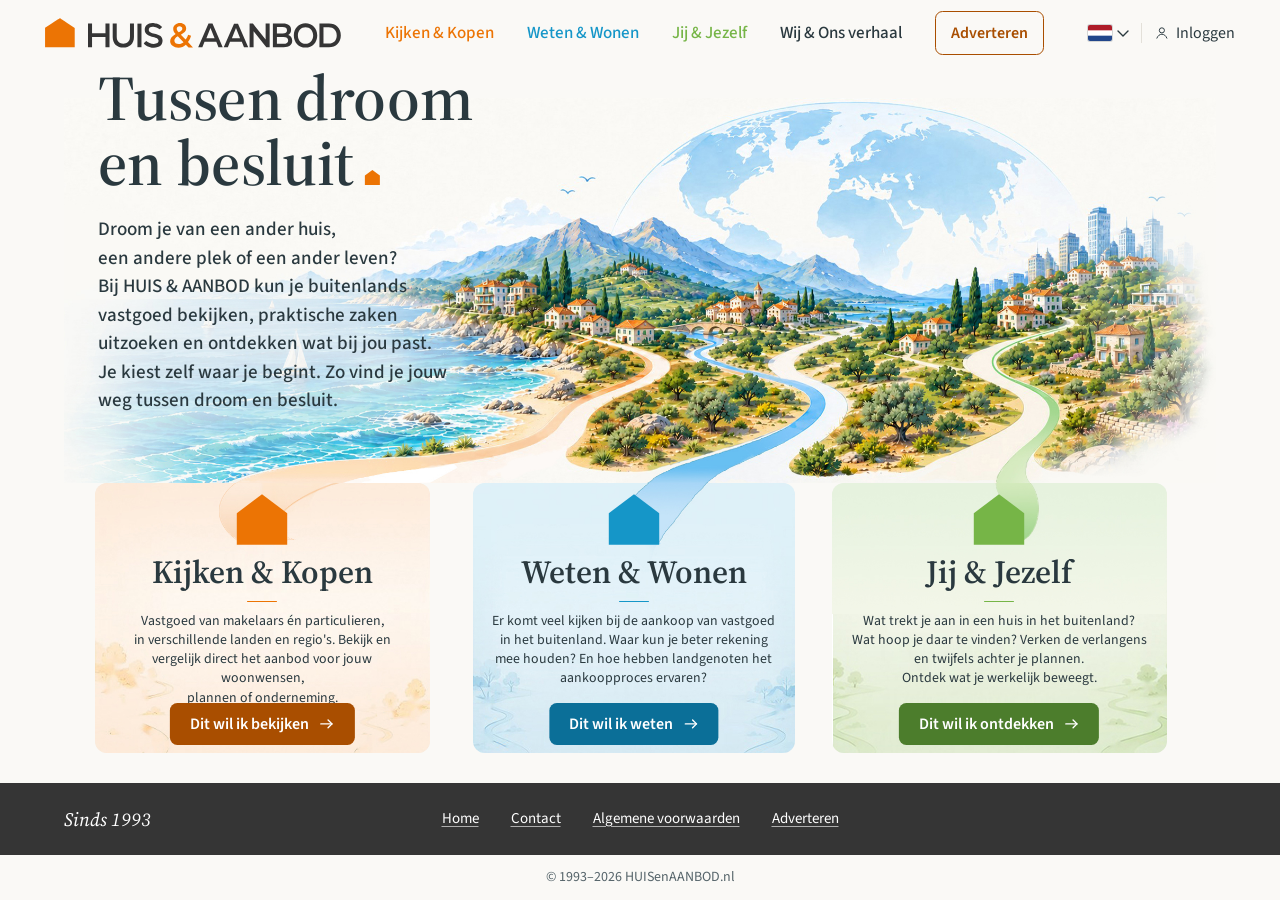
<file: index.html>
<!DOCTYPE html>
<html lang="nl" data-header="a">
<head>
    <meta charset="utf-8">
    <meta name="viewport" content="width=device-width, initial-scale=1">
    <title>HUISenAANBOD | Vastgoedplatform voor buitenlands vastgoed</title>
    <meta name="robots" content="noindex">
    <meta name="description" content="Droom je van een ander huis, een andere plek of een ander leven? HUISenAANBOD helpt je">
    <link rel="icon" href="assets/android-chrome-192x192.png">
    <link rel="preconnect" href="https://fonts.googleapis.com">
    <link rel="preconnect" href="https://fonts.gstatic.com" crossorigin>
    <link href="https://fonts.googleapis.com/css2?family=Source+Sans+3:wght@400;500;600;700&family=Source+Serif+4:ital,opsz,wght@0,8..60,400;0,8..60,600;1,8..60,400&display=swap" rel="stylesheet">
    <link rel="stylesheet" href="css/tokens.css?v=2">
    <link rel="stylesheet" href="css/style.css?v=2">
    <link rel="manifest" href="manifest.json">
    <meta name="theme-color" content="#ec7630">
    <link rel="apple-touch-icon" href="icons/apple-touch-icon.png">
</head>

<script>
    if ('serviceWorker' in navigator) {
        window.addEventListener('load', () => navigator.serviceWorker.register('/sw.js'));
    }
</script>

<body>

<header class="masthead">
    <div class="brand">
        <a class="wordmark" href="https://huisenaanbod.nl" aria-label="HUISenAANBOD.nl"><svg class="logo" xmlns="http://www.w3.org/2000/svg" viewBox="364 273 1282 130" aria-hidden="true" focusable="false">
<title  id="logo-title">HUIS &amp; AANBOD — oranje logo</title>

<g>
	<path fill="#353535" d="M643.52,297.36v51.141v51.142h-8.748h-8.748v-21.918v-21.918h-33.796h-24.359v21.918v21.918h-8.748h-8.748
		v-51.142V297.36h8.748h8.748v21.114v21.114h24.359h33.796v-21.114V297.36h8.748H643.52z"/>
    <path fill="#353535" d="M657.368,355.076V297.36h17.496v56.986c0,21.041,13.175,30.101,28.382,30.101
		c15.208,0,29.036-9.06,29.036-30.101V297.36h17.227v57.716c0,29.809-20.692,46.027-46.397,46.027
		C677.272,401.104,657.368,384.885,657.368,355.076z"/>
    <path fill="#353535" d="M764.58,297.36h17.496v102.283H764.58V297.36z"/>
    <path fill="#353535" d="M792.009,382.312l10.462-10.095c7.537,6.575,21.372,13.106,32.946,13.106
		c14.669,0,20.86-5.699,20.86-13.297c0-22.063-58.028-10.455-59.971-45.589c-1.142-20.641,16.627-34.614,41.938-30.539
		c11.161,1.797,18.19,1.798,33.608,16.298l-10.22,9.97c-8.479-5.406-15.477-9.052-23.523-10.487
		c-14.31-2.552-25.846,2.353-24.441,13.881c2.633,21.611,60.887,7.613,59.836,45.15c-0.551,19.677-11.838,29.335-37.811,31.057
		C818.075,402.936,795.129,391.489,792.009,382.312z"/>
    <path fill="#EC7404" d="M986.063,401.25l-11.843-12.42c-8.479,7.891-19.485,13.19-31.866,13.19
		c-19.918,0-36.042-11.709-36.042-27.782c0-12.712,8.423-22.084,23.765-31.436c-7.671-8.329-10.498-15.05-10.498-22.502
		c0-14.319,13.166-25.092,29.72-25.092c15.208,0,26.469,9.959,26.469,23.84c0,10.521-9.354,17.763-22.947,26.092l20.322,21.041
		c4.938-5.182,8.754-13.995,11.176-20.516l12.69,3.84c-4.306,14.792-9.337,22.245-13.504,27.635l21.682,23.305L986.063,401.25z
		 M964.261,378.455l-24.898-25.862c-10.901,6.575-14.669,11.981-14.669,19.287c0,8.476,7.537,14.319,19.111,14.319
		C951.61,386.199,958.474,383.569,964.261,378.455z M934.922,320.008c0,4.53,1.75,7.89,8.479,15.196
		c10.901-6.429,15.66-10.603,15.66-16.156c0-5.845-5.163-9.854-12.161-9.854C939.363,309.195,934.922,313.725,934.922,320.008z"/>
    <path fill="#353535" d="M1106.275,375.972h-51.096l-9.286,23.671h-18.034l44.688-102.283h17.227L1134,399.643h-18.304
		L1106.275,375.972z M1098.791,361.067l-17.765-44.712l-17.63,44.712H1098.791z"/>
    <path fill="#353535" d="M1337.444,297.36v102.283h-14.4l-55.171-69.26v69.26h-17.361V297.36h14.4l55.171,69.26v-69.26H1337.444z"/>
    <path fill="#353535" d="M1435.24,371.88c0,17.534-12.651,27.763-36.876,27.763h-46.835V297.36h44.144
		c22.609,0,34.722,10.375,34.722,26.593c0,10.521-4.845,18.266-12.112,22.502C1428.376,349.963,1435.24,358.583,1435.24,371.88z
		 M1369.025,312.264v28.201h24.764c12.112,0,18.976-4.676,18.976-14.027c0-9.498-6.863-14.174-18.976-14.174H1369.025z
		 M1417.609,369.98c0-10.229-7.133-14.758-20.321-14.758h-28.263v29.516h28.263C1410.477,384.738,1417.609,380.209,1417.609,369.98z
		"/>
    <path fill="#353535" d="M1442.222,348.501c0-30.246,21.533-52.603,50.737-52.603s50.737,22.21,50.737,52.603
		s-21.533,52.603-50.737,52.603S1442.222,378.748,1442.222,348.501z M1526.066,348.501c0-20.895-14.131-35.945-33.107-35.945
		s-33.107,15.05-33.107,35.945c0,20.896,14.131,35.945,33.107,35.945S1526.066,369.396,1526.066,348.501z"/>
    <path fill="#353535" d="M1553.274,297.36h41.183c30.55,0,51.41,20.457,51.41,51.141s-20.86,51.142-51.41,51.142h-41.183V297.36z
		 M1593.649,383.569c20.995,0,34.588-13.881,34.588-35.068c0-21.187-13.593-35.068-34.588-35.068h-22.879v70.137H1593.649z"/>
</g>
<path id="huis-en-ampersand_1_" fill="#EC7404" d="M364.266,357.709v-42.118l15.276-9.97c42.066-27.456,48.967-31.776,50.021-31.319
	c0.628,0.272,15.107,9.799,32.178,21.173l31.037,20.676v41.707v41.705l-64.256,0.131l-64.256,0.133V357.709z"/>
<path fill="#353535" d="M1216.859,376.084h-51.096l-9.286,23.672h-18.034l44.688-102.283h17.227l44.226,102.283h-18.304
	L1216.859,376.084z M1209.375,361.18l-17.765-44.711l-17.63,44.711H1209.375z"/>
</svg>
        </a>
    </div>

    <button class="navtoggle" id="navtoggle" type="button" aria-expanded="false" aria-controls="mainnav">Menu</button>

    <nav class="mainnav" id="mainnav" aria-label="Hoofdmenu">
        <a class="kijken" href="https://huisenaanbod.nl">Kijken &amp; Kopen</a>
        <a class="weten" href="weten_en_wonen/start.html">Weten &amp; Wonen</a>
        <a class="jezelf" href="jij_en_jezelf/in_progress.html">Jij &amp; Jezelf</a>
        <a href="wij_en_ons_verhaal/start.html">Wij &amp; Ons verhaal</a>
        <a class="Adverteren" href="https://www.huisenaanbod.nl/nl/Adverteren_bij_HUISenAANBOD/">Adverteren</a>
    </nav>

    <div class="account">
        <div class="langpick">
            <button class="lang" id="langbutton" aria-haspopup="true" aria-expanded="false" aria-controls="langmenu" aria-label="Taal wijzigen, huidige taal Nederlands"><span class="lang-current"><svg class="flag" viewBox="0 0 3 2" aria-hidden="true"><rect width="3" height="2" fill="#21468B"/><rect width="3" height="1.333" fill="#fff"/><rect width="3" height=".667" fill="#AE1C28"/></svg></span>
                <svg class="chev" width="12" height="7" viewBox="0 0 12 7" fill="none" aria-hidden="true">
                    <path d="M1 1 L6 6 L11 1" stroke="currentColor" stroke-width="1.4" stroke-linecap="round" stroke-linejoin="round"/>
                </svg>
            </button>
            <ul class="langmenu" id="langmenu" role="menu" aria-labelledby="langbutton" hidden>
                <li role="none"><a role="menuitem" href="" hreflang="nl" lang="nl" aria-current="true"><span class="lang-name">Nederlands</span><svg class="flag" viewBox="0 0 3 2" aria-hidden="true"><rect width="3" height="2" fill="#21468B"/><rect width="3" height="1.333" fill="#fff"/><rect width="3" height=".667" fill="#AE1C28"/></svg></a></li>
                <li role="none"><a role="menuitem" href="" hreflang="en" lang="en"><span class="lang-name">English</span><svg class="flag" viewBox="0 0 3 2" aria-hidden="true"><rect width="3" height="2" fill="#012169"/><path d="M0 0L3 2M3 0L0 2" stroke="#fff" stroke-width=".4"/><path d="M0 0L3 2M3 0L0 2" stroke="#C8102E" stroke-width=".16"/><path d="M1.5 0V2M0 1H3" stroke="#fff" stroke-width=".6"/><path d="M1.5 0V2M0 1H3" stroke="#C8102E" stroke-width=".36"/></svg></a></li>
                <li role="none"><a role="menuitem" href="" hreflang="de" lang="de"><span class="lang-name">Deutsch</span><svg class="flag" viewBox="0 0 3 2" aria-hidden="true"><rect width="3" height="2" fill="#FFCE00"/><rect width="3" height="1.333" fill="#DD0000"/><rect width="3" height=".667" fill="#000"/></svg></a></li>
                <li role="none"><a role="menuitem" href="" hreflang="fr" lang="fr"><span class="lang-name">Français</span><svg class="flag" viewBox="0 0 3 2" aria-hidden="true"><rect width="3" height="2" fill="#ED2939"/><rect width="2" height="2" fill="#fff"/><rect width="1" height="2" fill="#002654"/></svg></a></li>
                <li role="none"><a role="menuitem" href="" hreflang="es" lang="es"><span class="lang-name">Español</span><svg class="flag" viewBox="0 0 3 2" aria-hidden="true"><rect width="3" height="2" fill="#AA151B"/><rect y=".5" width="3" height="1" fill="#F1BF00"/></svg></a></li>
            </ul>
        </div>
        <div class="account-rule"></div>
        <a class="signin" href="" aria-label="Inloggen">
            <svg viewBox="0 0 24 24" fill="none" aria-hidden="true">
                <circle cx="12" cy="8.2" r="3.9" stroke="currentColor" stroke-width="1.5"/>
                <path d="M4.4 20c1.5-3.9 4.4-5.9 7.6-5.9s6.1 2 7.6 5.9" stroke="currentColor" stroke-width="1.5" stroke-linecap="round"/>
            </svg>
            <span class="signin-label">Inloggen</span>
        </a>
    </div>
</header>

<div class="stage">


    <section class="hero">
        <img class="hero-art" src="assets/Def%20NW%20Homepage%20hero%20illustratie.jpg" alt="Kustlandschap met dorpen, een stad aan de horizon en drie rivieren die naar de drie onderdelen van HUISenAANBOD stromen">

        <div class="hero-copy">
            <p class="slogan-b"><span class="slogan-part"><small>Sinds 1993</small></span></p>
            <h1>Tussen droom<br> en <span class="keep-together">besluit<svg class="roof-inline" xmlns="http://www.w3.org/2000/svg" viewBox="0 0 100 100"><path d="M 10 40 L 50 10 L 90 40 L 90 90 L 10 90 Z" fill="#EC7404"/></svg></span></h1>
            <p>
                Droom je van een ander huis,<br>
                een andere plek of een ander leven?<br>
                Bij HUIS & AANBOD kun je buitenlands<br>
                vastgoed bekijken, praktische zaken <br>
                uitzoeken en ontdekken wat bij jou past.<br>
                Je kiest zelf waar je begint. Zo vind je jouw
                <br>weg tussen droom en besluit.
            </p>

            <img class="hero-mobile-art" src="assets/mobiel.png" width="1200" height="523" loading="lazy" alt="">
        </div>
    </section>

    <div class="pillars">

        <a class="pillar p-huizen" href="https://www.huisenaanbod.nl">
            <img class="pillar-art" src="assets/kaart-huizen2.jpg" alt="">
            <svg class="pillar-icon" xmlns="http://www.w3.org/2000/svg" viewBox="0 0 100 100"><path d="M 10 40 L 50 10 L 90 40 L 90 90 L 10 90 Z" fill="#EC7404"/></svg>
            <h2>Kijken &amp; Kopen</h2>
            <span class="pillar-rule"></span>
            <p>Vastgoed van makelaars én particulieren,<br>
                in verschillende landen en regio's. Bekijk en vergelijk direct het aanbod voor jouw woonwensen, <br>
                plannen of onderneming.</p>
            <span class="pillar-cta">Dit wil ik bekijken
        <svg viewBox="0 0 24 24" fill="none" aria-hidden="true"><path d="M3 12 H20" stroke="#fff" stroke-width="2.1" stroke-linecap="round"/><path d="M14 6 L20 12 L14 18" stroke="#fff" stroke-width="2.1" stroke-linecap="round" stroke-linejoin="round"/></svg>
      </span>
        </a>

        <a class="pillar p-magazine" href="weten_en_wonen/start.html">
            <img class="pillar-art" src="assets/kaart-magazine2.jpg" alt="">
            <svg class="pillar-icon" xmlns="http://www.w3.org/2000/svg" viewBox="0 0 100 100"><path d="M 10 40 L 50 10 L 90 40 L 90 90 L 10 90 Z" fill="#1596C8"/></svg>
            <h2>Weten &amp; Wonen</h2>
            <span class="pillar-rule"></span>
            <p>Er komt veel kijken bij de aankoop van vastgoed in het buitenland. Waar kun je beter rekening mee houden? En hoe hebben landgenoten het aankoopproces ervaren?</p>
            <span class="pillar-cta">Dit wil ik weten
        <svg viewBox="0 0 24 24" fill="none" aria-hidden="true"><path d="M3 12 H20" stroke="#fff" stroke-width="2.1" stroke-linecap="round"/><path d="M14 6 L20 12 L14 18" stroke="#fff" stroke-width="2.1" stroke-linecap="round" stroke-linejoin="round"/></svg>
      </span>
        </a>

        <a class="pillar p-begeleiding" href="jij_en_jezelf/in_progress.html">
            <img class="pillar-art" src="assets/GROEN%20BLOK%20NIEUW%20630x510.jpg" alt="">
            <svg class="pillar-icon" xmlns="http://www.w3.org/2000/svg" viewBox="0 0 100 100"><path d="M 10 40 L 50 10 L 90 40 L 90 90 L 10 90 Z" fill="#76B547"/></svg>
            <h2>Jij &amp; Jezelf</h2>
            <span class="pillar-rule"></span>
            <p>Wat trekt je aan in een huis in het buitenland? <br>
                Wat hoop je daar te vinden? Verken de verlangens en twijfels achter je plannen.<br>
                Ontdek wat je werkelijk beweegt.</p>
            <span class="pillar-cta">Dit wil ik ontdekken
        <svg viewBox="0 0 24 24" fill="none" aria-hidden="true"><path d="M3 12 H20" stroke="#fff" stroke-width="2.1" stroke-linecap="round"/><path d="M14 6 L20 12 L14 18" stroke="#fff" stroke-width="2.1" stroke-linecap="round" stroke-linejoin="round"/></svg>
      </span>
        </a>

    </div>

</div>

<footer class="site-footer site-footer-orange">
    <div class="footer-inner">
        <p class="footer-since">Sinds 1993</p>
        <nav class="footer-nav" aria-label="Footer">
            <a href="index.html">Home</a>
            <a href="https://www.huisenaanbod.nl/nl/contact">Contact</a>
            <a href="https://www.huisenaanbod.nl/nl/algemene_voorwaarden/">Algemene voorwaarden</a>
            <a href="https://www.huisenaanbod.nl/nl/Adverteren_bij_HUISenAANBOD/">Adverteren</a>
        </nav>
    </div>
    <p class="footer-copy">© 1993–2026 HUISenAANBOD.nl</p>
</footer>

<script src="js/app.js"></script>
</body>
</html>
</file>
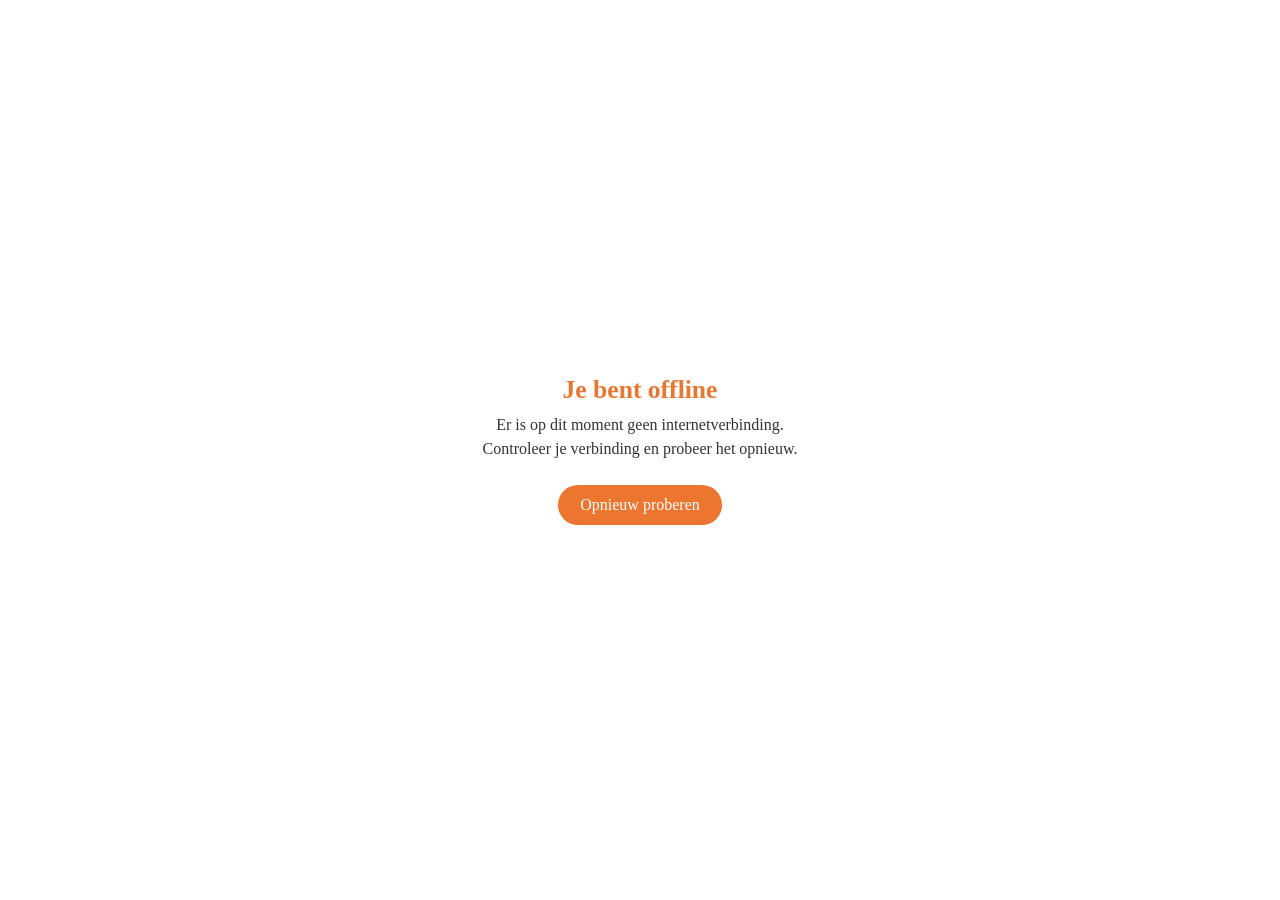
<file: Offline.html>
<!doctype html>
<html lang="nl">
<head>
    <meta charset="utf-8">
    <meta name="viewport" content="width=device-width, initial-scale=1">
    <meta name="theme-color" content="#ec7630">
    <title>Geen verbinding — HUISenAANBOD</title>
    <style>
        body { margin: 0; min-height: 100vh; display: grid; place-items: center;
            background: #ffffff; color: #333333; font-family: Georgia, serif; text-align: center; padding: 24px; box-sizing: border-box; }
        h1 { color: #ec7630; font-size: 1.6rem; margin: 0 0 .5rem; }
        p { margin: 0 0 1.5rem; line-height: 1.5; }
        button { font: inherit; padding: .7rem 1.4rem; border: 0; border-radius: 999px;
            background: #ec7630; color: #ffffff; cursor: pointer; }
    </style>
</head>
<body>
<main>
    <h1>Je bent offline</h1>
    <p>Er is op dit moment geen internetverbinding.<br>Controleer je verbinding en probeer het opnieuw.</p>
    <button onclick="location.reload()">Opnieuw proberen</button>
</main>
</body>
</html>
</file>
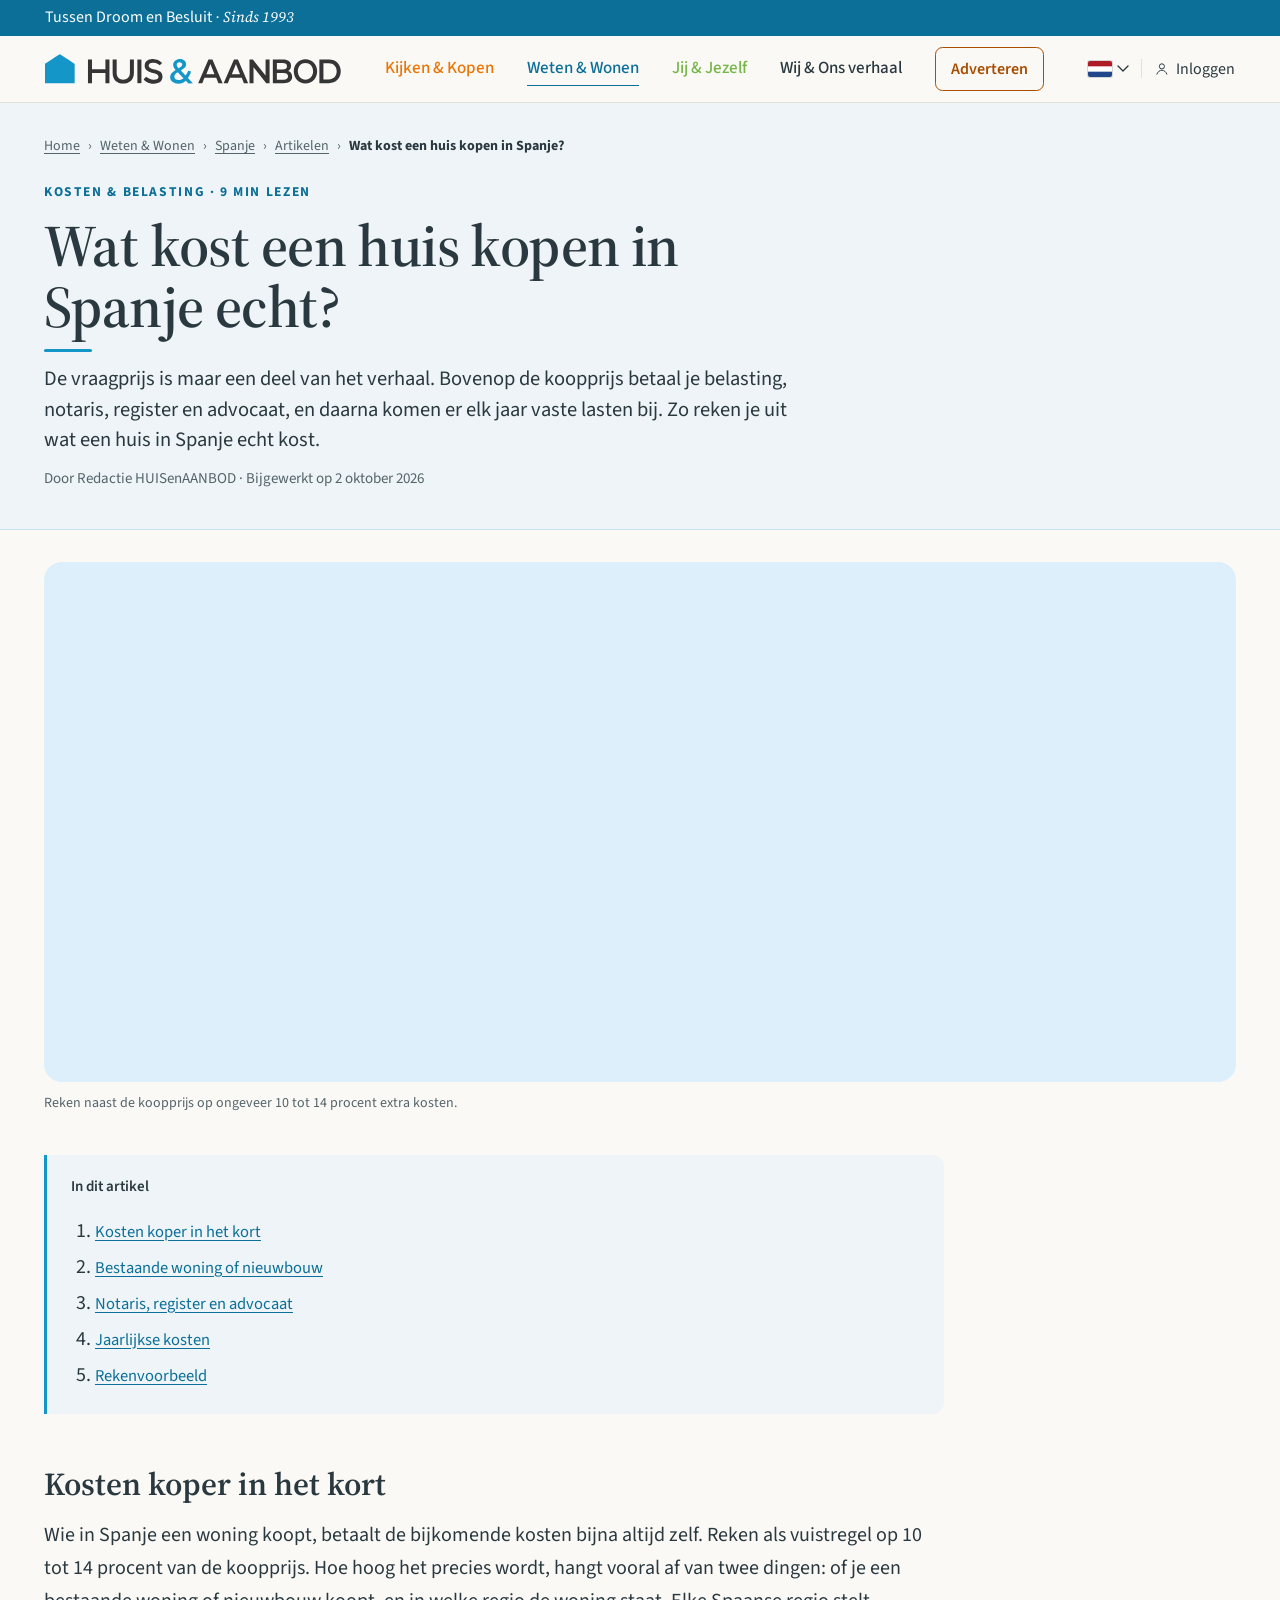
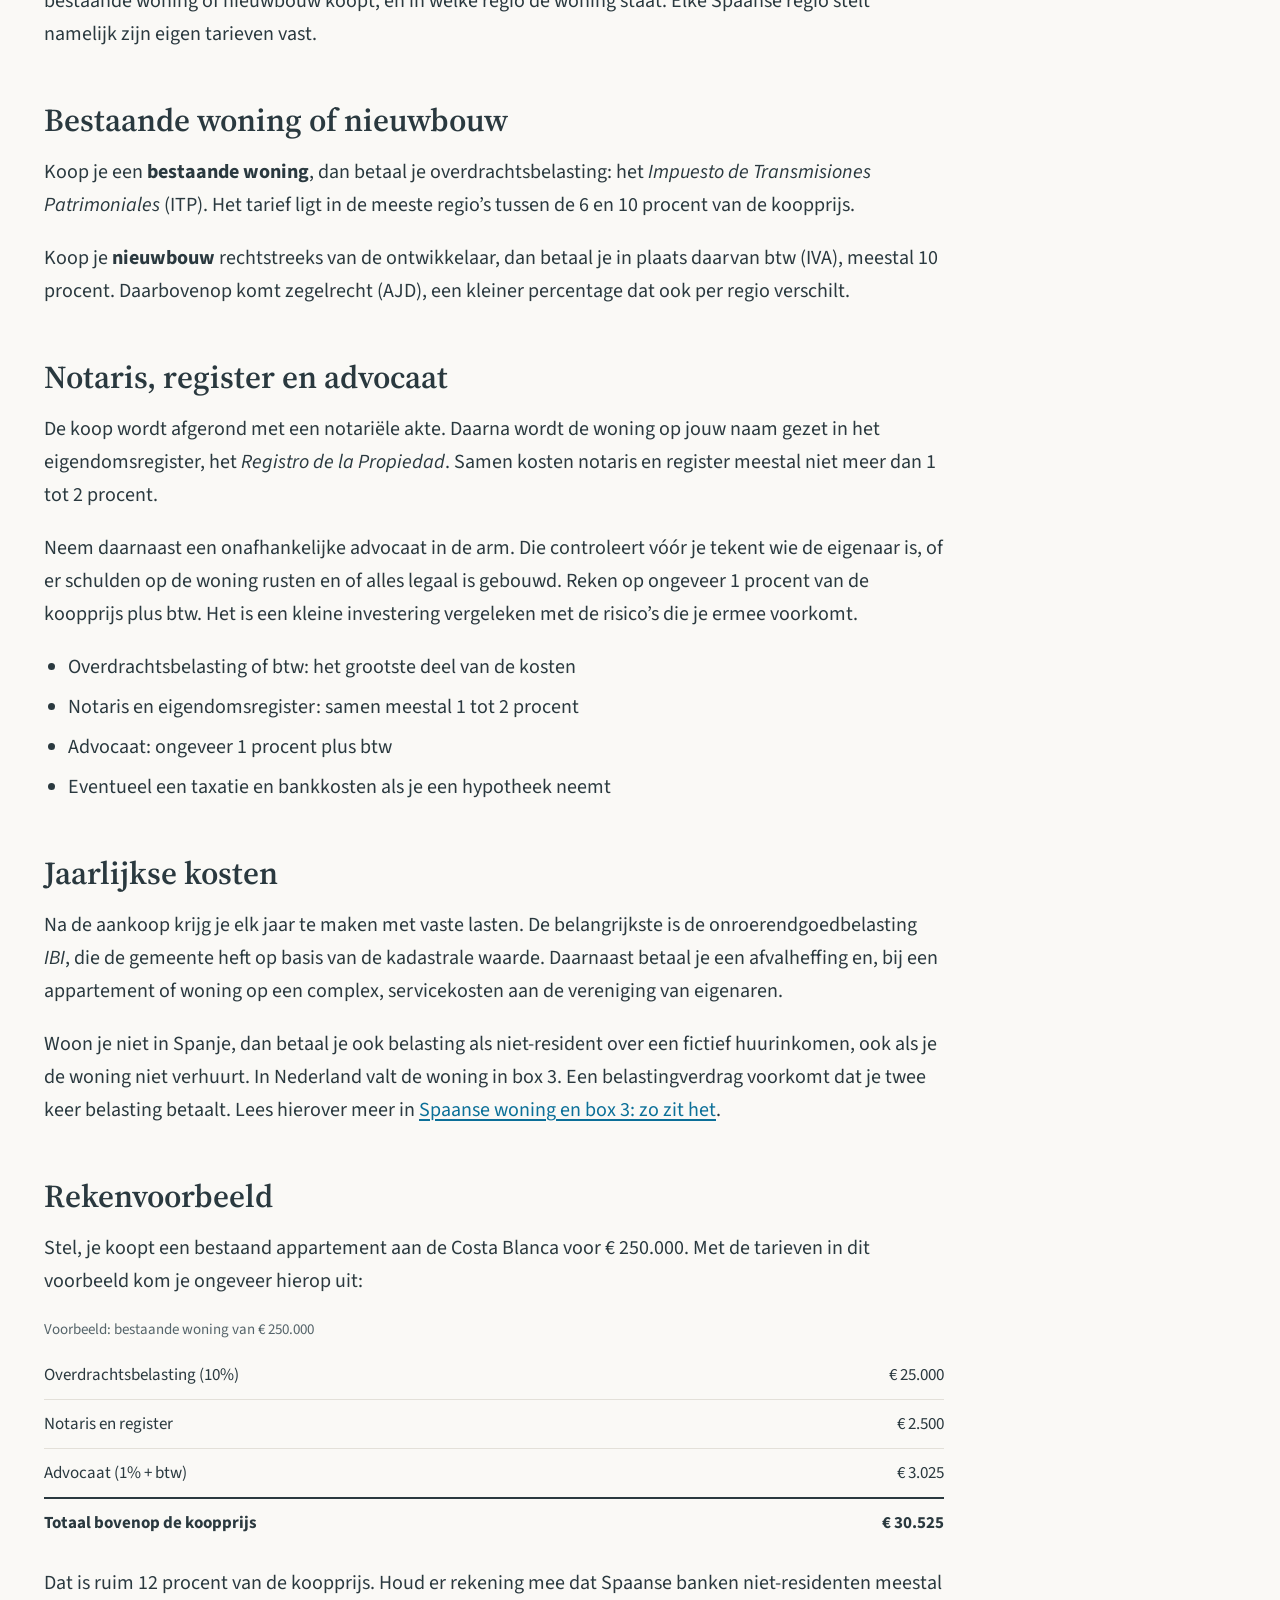
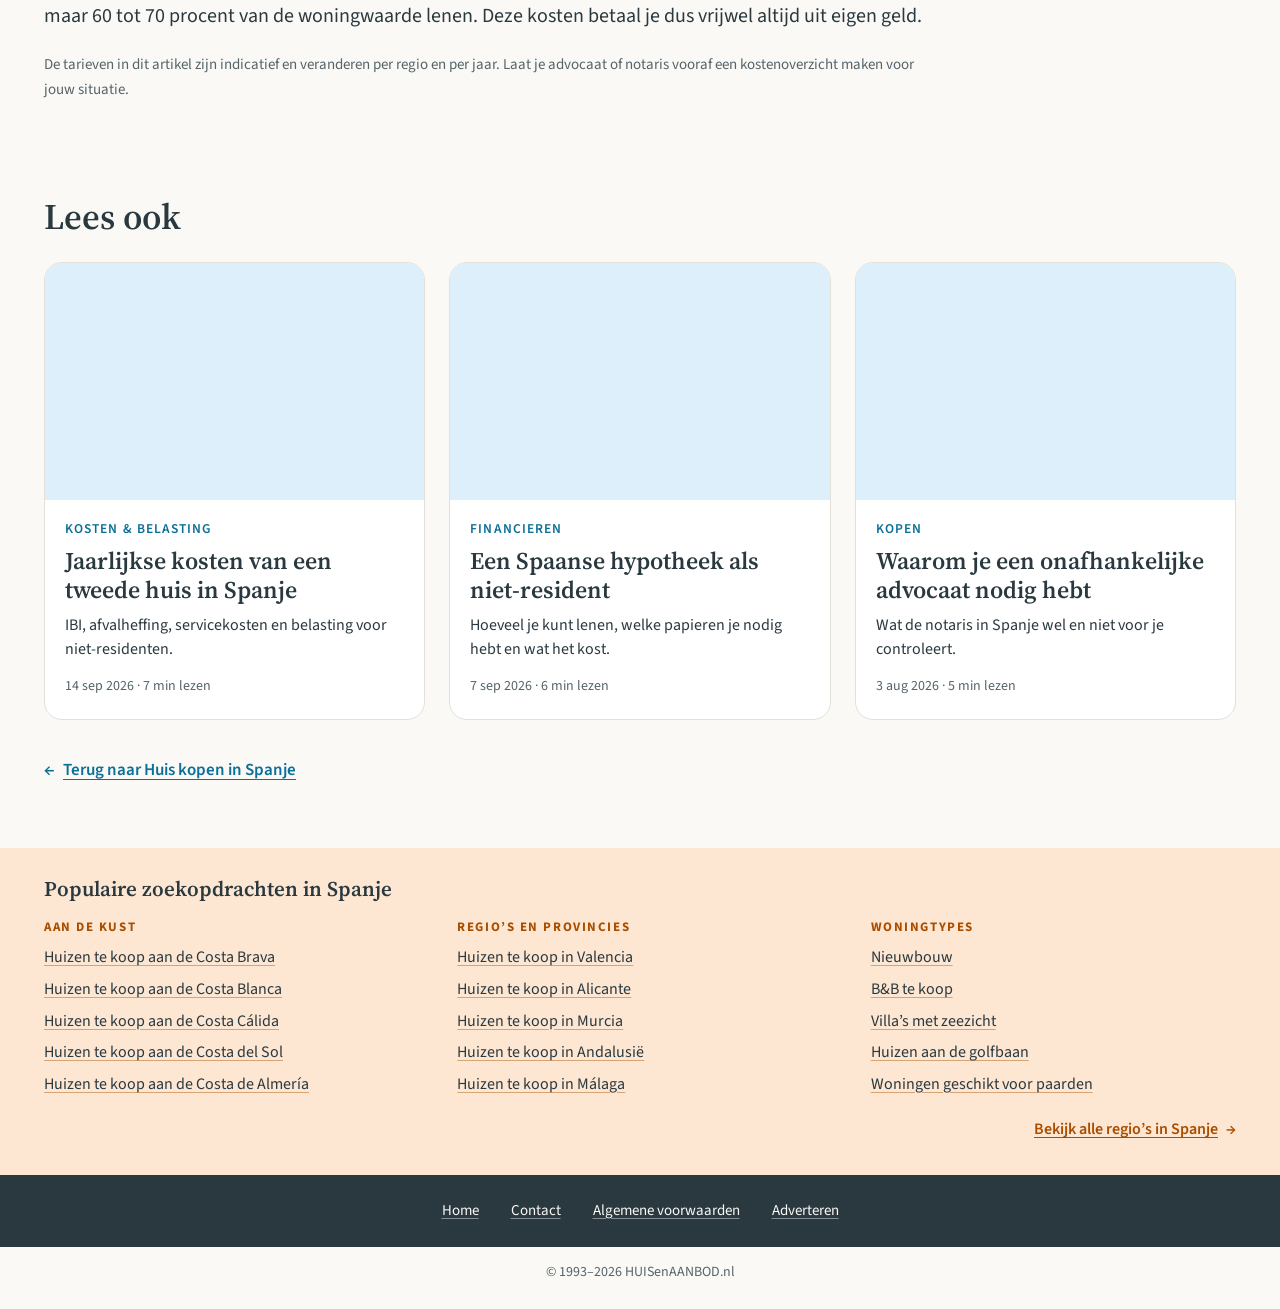
<file: artikelen/artikel.html>
<!DOCTYPE html>
<html lang="nl" data-header="a">
<head>
    <meta charset="utf-8">
    <meta name="viewport" content="width=device-width, initial-scale=1">
    <title>Wat kost een huis kopen in Spanje echt? — HUISenAANBOD</title>
    <meta name="robots" content="noindex">
    <meta name="description" content="Overdrachtsbelasting, btw bij nieuwbouw, notaris, advocaat en de jaarlijkse lasten: zo reken je uit wat een huis in Spanje echt kost.">
    <link rel="icon" href="../assets/android-chrome-192x192.png">
    <link rel="preconnect" href="https://fonts.googleapis.com">
    <link rel="preconnect" href="https://fonts.gstatic.com" crossorigin>
    <link href="https://fonts.googleapis.com/css2?family=Source+Sans+3:wght@400;500;600;700&family=Source+Serif+4:ital,opsz,wght@0,8..60,400;0,8..60,600;1,8..60,400&display=swap" rel="stylesheet">
    <link rel="stylesheet" href="../css/tokens.css">
    <link rel="stylesheet" href="../css/style.css">
    <link rel="stylesheet" href="../css/magazine.css">
    <link rel="manifest" href="../manifest.json">
    <meta name="theme-color" content="#ec7630">
    <link rel="apple-touch-icon" href="../icons/apple-touch-icon.png">
</head>

<script>
    if ('serviceWorker' in navigator) {
        window.addEventListener('load', () => navigator.serviceWorker.register('/sw.js'));
    }
</script>

<body class="page-magazine" data-section="weten">

<!-- Same header as the landing page -->
<!-- Header variant A: bovenbalk -->
<div class="topbar"><p><span class="slogan-part">Tussen Droom en Besluit</span> <span class="slogan-part"><small>· Sinds 1993</small></span></p></div>

<header class="masthead">
    <div class="brand">
        <a class="wordmark" href="../index.html" aria-label="HUISenAANBOD.nl">
            <svg class="logo" xmlns="http://www.w3.org/2000/svg" viewBox="0 -1 1282 130" aria-hidden="true" focusable="false">
                <path fill="#353535" d="M279.3,23.1v51.1v51.1h-8.7h-8.7v-21.9V81.5H228h-24.4v21.9v21.9h-8.7h-8.7V74.2V23.1h8.7h8.7v21.1v21.1H228
	h33.8V44.2V23.1h8.7H279.3z"/>
                <path fill="#353535" d="M293.1,80.8V23.1h17.5v57c0,21,13.2,30.1,28.4,30.1c15.2,0,29-9.1,29-30.1v-57h17.2v57.7
	c0,29.8-20.7,46-46.4,46C313,126.8,293.1,110.6,293.1,80.8z"/>
                <path fill="#353535" d="M400.3,23.1h17.5v102.3h-17.5V23.1z"/>
                <path fill="#353535" d="M427.7,108l10.5-10.1c7.5,6.6,21.4,13.1,32.9,13.1c14.7,0,20.9-5.7,20.9-13.3c0-22.1-58-10.5-60-45.6
	c-1.1-20.6,16.6-34.6,41.9-30.5c11.2,1.8,18.2,1.8,33.6,16.3l-10.2,10c-8.5-5.4-15.5-9.1-23.5-10.5c-14.3-2.6-25.8,2.4-24.4,13.9
	c2.6,21.6,60.9,7.6,59.8,45.2c-0.6,19.7-11.8,29.3-37.8,31.1C453.8,128.7,430.9,117.2,427.7,108z"/>
                <path fill="#1596C8" d="M621.8,127L610,114.6c-8.5,7.9-19.5,13.2-31.9,13.2c-19.9,0-36-11.7-36-27.8c0-12.7,8.4-22.1,23.8-31.4
	c-7.7-8.3-10.5-15.1-10.5-22.5c0-14.3,13.2-25.1,29.7-25.1c15.2,0,26.5,10,26.5,23.8c0,10.5-9.4,17.8-22.9,26.1l20.3,21
	c4.9-5.2,8.8-14,11.2-20.5l12.7,3.8c-4.3,14.8-9.3,22.2-13.5,27.6l21.7,23.3L621.8,127z M600,104.2l-24.9-25.9
	c-10.9,6.6-14.7,12-14.7,19.3c0,8.5,7.5,14.3,19.1,14.3C587.3,111.9,594.2,109.3,600,104.2z M570.7,45.7c0,4.5,1.8,7.9,8.5,15.2
	c10.9-6.4,15.7-10.6,15.7-16.2c0-5.8-5.2-9.9-12.2-9.9C575.1,34.9,570.7,39.5,570.7,45.7z"/>
                <path fill="#353535" d="M742,101.7h-51.1l-9.3,23.7h-18l44.7-102.3h17.2l44.2,102.3h-18.3L742,101.7z M734.5,86.8l-17.8-44.7
	l-17.6,44.7H734.5z"/>
                <path fill="#353535" d="M973.2,23.1v102.3h-14.4l-55.2-69.3v69.3h-17.4V23.1h14.4l55.2,69.3V23.1H973.2z"/>
                <path fill="#353535" d="M1071,97.6c0,17.5-12.7,27.8-36.9,27.8h-46.8V23.1h44.1c22.6,0,34.7,10.4,34.7,26.6
	c0,10.5-4.8,18.3-12.1,22.5C1064.1,75.7,1071,84.3,1071,97.6z M1004.8,38v28.2h24.8c12.1,0,19-4.7,19-14c0-9.5-6.9-14.2-19-14.2
	H1004.8z M1053.3,95.7c0-10.2-7.1-14.8-20.3-14.8h-28.3v29.5h28.3C1046.2,110.5,1053.3,105.9,1053.3,95.7z"/>
                <path fill="#353535" d="M1078,74.2c0-30.2,21.5-52.6,50.7-52.6s50.7,22.2,50.7,52.6s-21.5,52.6-50.7,52.6S1078,104.5,1078,74.2z
	 M1161.8,74.2c0-20.9-14.1-35.9-33.1-35.9s-33.1,15.1-33.1,35.9c0,20.9,14.1,35.9,33.1,35.9S1161.8,95.1,1161.8,74.2z"/>
                <path fill="#353535" d="M1189,23.1h41.2c30.5,0,51.4,20.5,51.4,51.1s-20.9,51.1-51.4,51.1H1189V23.1z M1229.4,109.3
	c21,0,34.6-13.9,34.6-35.1c0-21.2-13.6-35.1-34.6-35.1h-22.9v70.1H1229.4z"/>
                <path id="huis-en-ampersand_2_" fill="#1596C8" d="M0,83.4V41.3l15.3-10C57.3,3.9,64.2-0.4,65.3,0c0.6,0.3,15.1,9.8,32.2,21.2
	l31,20.7v41.7v41.7l-64.3,0.1L0,125.6V83.4z"/>
                <path fill="#353535" d="M852.6,101.8h-51.1l-9.3,23.7h-18l44.7-102.3h17.2l44.2,102.3H862L852.6,101.8z M845.1,86.9l-17.8-44.7
	l-17.6,44.7H845.1z"/>
            </svg>
        </a>
    </div>

    <button class="navtoggle" id="navtoggle" type="button" aria-expanded="false" aria-controls="mainnav">Menu</button>

    <nav class="mainnav" id="mainnav" aria-label="Hoofdmenu">
        <a class="kijken" href="https://huisenaanbod.nl">Kijken &amp; Kopen</a>
        <a class="weten" href="../weten_en_wonen/start.html" aria-current="page">Weten &amp; Wonen</a>
        <a class="jezelf" href="../jij_en_jezelf/in_progress.html">Jij &amp; Jezelf</a>
        <a href="../wij_en_ons_verhaal/start.html">Wij &amp; Ons verhaal</a>
        <a class="Adverteren" href="https://www.huisenaanbod.nl/nl/Adverteren_bij_HUISenAANBOD/">Adverteren</a>
    </nav>

    <div class="account">
        <div class="langpick">
            <button class="lang" id="langbutton" aria-haspopup="true" aria-expanded="false" aria-controls="langmenu" aria-label="Taal wijzigen, huidige taal Nederlands"><span class="lang-current"><svg class="flag" viewBox="0 0 3 2" aria-hidden="true"><rect width="3" height="2" fill="#21468B"/><rect width="3" height="1.333" fill="#fff"/><rect width="3" height=".667" fill="#AE1C28"/></svg></span>
                <svg class="chev" width="12" height="7" viewBox="0 0 12 7" fill="none" aria-hidden="true">
                    <path d="M1 1 L6 6 L11 1" stroke="currentColor" stroke-width="1.4" stroke-linecap="round" stroke-linejoin="round"/>
                </svg>
            </button>
            <ul class="langmenu" id="langmenu" role="menu" aria-labelledby="langbutton" hidden>
                <li role="none"><a role="menuitem" href="" hreflang="nl" lang="nl" aria-current="true"><span class="lang-name">Nederlands</span><svg class="flag" viewBox="0 0 3 2" aria-hidden="true"><rect width="3" height="2" fill="#21468B"/><rect width="3" height="1.333" fill="#fff"/><rect width="3" height=".667" fill="#AE1C28"/></svg></a></li>
                <li role="none"><a role="menuitem" href="" hreflang="en" lang="en"><span class="lang-name">English</span><svg class="flag" viewBox="0 0 3 2" aria-hidden="true"><rect width="3" height="2" fill="#012169"/><path d="M0 0L3 2M3 0L0 2" stroke="#fff" stroke-width=".4"/><path d="M0 0L3 2M3 0L0 2" stroke="#C8102E" stroke-width=".16"/><path d="M1.5 0V2M0 1H3" stroke="#fff" stroke-width=".6"/><path d="M1.5 0V2M0 1H3" stroke="#C8102E" stroke-width=".36"/></svg></a></li>
                <li role="none"><a role="menuitem" href="" hreflang="de" lang="de"><span class="lang-name">Deutsch</span><svg class="flag" viewBox="0 0 3 2" aria-hidden="true"><rect width="3" height="2" fill="#FFCE00"/><rect width="3" height="1.333" fill="#DD0000"/><rect width="3" height=".667" fill="#000"/></svg></a></li>
                <li role="none"><a role="menuitem" href="" hreflang="fr" lang="fr"><span class="lang-name">Français</span><svg class="flag" viewBox="0 0 3 2" aria-hidden="true"><rect width="3" height="2" fill="#ED2939"/><rect width="2" height="2" fill="#fff"/><rect width="1" height="2" fill="#002654"/></svg></a></li>
                <li role="none"><a role="menuitem" href="" hreflang="es" lang="es"><span class="lang-name">Español</span><svg class="flag" viewBox="0 0 3 2" aria-hidden="true"><rect width="3" height="2" fill="#AA151B"/><rect y=".5" width="3" height="1" fill="#F1BF00"/></svg></a></li>
            </ul>
        </div>
        <div class="account-rule"></div>
        <a class="signin" href="" aria-label="Inloggen">
            <svg viewBox="0 0 24 24" fill="none" aria-hidden="true">
                <circle cx="12" cy="8.2" r="3.9" stroke="currentColor" stroke-width="1.5"/>
                <path d="M4.4 20c1.5-3.9 4.4-5.9 7.6-5.9s6.1 2 7.6 5.9" stroke="currentColor" stroke-width="1.5" stroke-linecap="round"/>
            </svg>
            <span class="signin-label">Inloggen</span>
        </a>
    </div>
</header>


<main class="mag" id="magazine">

    <!-- Artikelpagina (prototype): elke artikelkaart opent deze pagina -->
    <section class="mag-intro mag-intro-sub">
        <div class="mag-wrap">
            <div class="intro-top">
                <nav class="crumbs" aria-label="Kruimelpad">
                    <a href="../index.html">Home</a><span aria-hidden="true">›</span>
                    <a href="../weten_en_wonen/start.html">Weten &amp; Wonen</a><span aria-hidden="true">›</span>
                    <a href="../weten_en_wonen/spanje.html">Spanje</a><span aria-hidden="true">›</span>
                    <a href="../artikelen/artikelen.html">Artikelen</a><span aria-hidden="true">›</span>
                    <span aria-current="page">Wat kost een huis kopen in Spanje?</span>
                </nav>
            </div>
            <div class="intro-text">
                <p class="eyebrow">Kosten &amp; belasting · 9 min lezen</p>
                <h1>Wat kost een huis kopen in Spanje echt?</h1>
                <span class="blue-rule" aria-hidden="true"></span>
                <p class="intro-lead">De vraagprijs is maar een deel van het verhaal. Bovenop de koopprijs betaal je belasting, notaris, register en advocaat, en daarna komen er elk jaar vaste lasten bij. Zo reken je uit wat een huis in Spanje echt kost.</p>
                <p class="byline">Door Redactie HUISenAANBOD · Bijgewerkt op 2 oktober 2026</p>
            </div>
        </div>
    </section>

    <div class="mag-wrap">
        <figure class="article-figure">
            <div class="article-img" style="background-image:url('https://images.unsplash.com/photo-1473116763249-2faaef81ccda?auto=format&fit=crop&w=1600&q=80')"></div>
            <figcaption>Reken naast de koopprijs op ongeveer 10 tot 14 procent extra kosten.</figcaption>
        </figure>
    </div>

    <article class="mag-wrap article-body">
        <div class="prose">
            <nav class="toc" aria-labelledby="tocTitle">
                <p class="toc-title" id="tocTitle">In dit artikel</p>
                <ol>
                    <li><a href="#kosten-koper">Kosten koper in het kort</a></li>
                    <li><a href="#bestaand-of-nieuw">Bestaande woning of nieuwbouw</a></li>
                    <li><a href="#notaris-advocaat">Notaris, register en advocaat</a></li>
                    <li><a href="#jaarlijks">Jaarlijkse kosten</a></li>
                    <li><a href="#rekenvoorbeeld">Rekenvoorbeeld</a></li>
                </ol>
            </nav>

            <h2 id="kosten-koper">Kosten koper in het kort</h2>
            <p>Wie in Spanje een woning koopt, betaalt de bijkomende kosten bijna altijd zelf. Reken als vuistregel op 10 tot 14 procent van de koopprijs. Hoe hoog het precies wordt, hangt vooral af van twee dingen: of je een bestaande woning of nieuwbouw koopt, en in welke regio de woning staat. Elke Spaanse regio stelt namelijk zijn eigen tarieven vast.</p>

            <h2 id="bestaand-of-nieuw">Bestaande woning of nieuwbouw</h2>
            <p>Koop je een <strong>bestaande woning</strong>, dan betaal je overdrachtsbelasting: het <em>Impuesto de Transmisiones Patrimoniales</em> (ITP). Het tarief ligt in de meeste regio’s tussen de 6 en 10 procent van de koopprijs.</p>
            <p>Koop je <strong>nieuwbouw</strong> rechtstreeks van de ontwikkelaar, dan betaal je in plaats daarvan btw (IVA), meestal 10 procent. Daarbovenop komt zegelrecht (AJD), een kleiner percentage dat ook per regio verschilt.</p>

            <h2 id="notaris-advocaat">Notaris, register en advocaat</h2>
            <p>De koop wordt afgerond met een notariële akte. Daarna wordt de woning op jouw naam gezet in het eigendomsregister, het <em>Registro de la Propiedad</em>. Samen kosten notaris en register meestal niet meer dan 1 tot 2 procent.</p>
            <p>Neem daarnaast een onafhankelijke advocaat in de arm. Die controleert vóór je tekent wie de eigenaar is, of er schulden op de woning rusten en of alles legaal is gebouwd. Reken op ongeveer 1 procent van de koopprijs plus btw. Het is een kleine investering vergeleken met de risico’s die je ermee voorkomt.</p>
            <ul>
                <li>Overdrachtsbelasting of btw: het grootste deel van de kosten</li>
                <li>Notaris en eigendomsregister: samen meestal 1 tot 2 procent</li>
                <li>Advocaat: ongeveer 1 procent plus btw</li>
                <li>Eventueel een taxatie en bankkosten als je een hypotheek neemt</li>
            </ul>

            <h2 id="jaarlijks">Jaarlijkse kosten</h2>
            <p>Na de aankoop krijg je elk jaar te maken met vaste lasten. De belangrijkste is de onroerendgoedbelasting <em>IBI</em>, die de gemeente heft op basis van de kadastrale waarde. Daarnaast betaal je een afvalheffing en, bij een appartement of woning op een complex, servicekosten aan de vereniging van eigenaren.</p>
            <p>Woon je niet in Spanje, dan betaal je ook belasting als niet-resident over een fictief huurinkomen, ook als je de woning niet verhuurt. In Nederland valt de woning in box 3. Een belastingverdrag voorkomt dat je twee keer belasting betaalt. Lees hierover meer in <a href="artikel.html">Spaanse woning en box 3: zo zit het</a>.</p>

            <h2 id="rekenvoorbeeld">Rekenvoorbeeld</h2>
            <p>Stel, je koopt een bestaand appartement aan de Costa Blanca voor € 250.000. Met de tarieven in dit voorbeeld kom je ongeveer hierop uit:</p>
            <table class="cost-table">
                <caption>Voorbeeld: bestaande woning van € 250.000</caption>
                <tbody>
                <tr><th scope="row">Overdrachtsbelasting (10%)</th><td>€ 25.000</td></tr>
                <tr><th scope="row">Notaris en register</th><td>€ 2.500</td></tr>
                <tr><th scope="row">Advocaat (1% + btw)</th><td>€ 3.025</td></tr>
                </tbody>
                <tfoot>
                <tr><th scope="row">Totaal bovenop de koopprijs</th><td>€ 30.525</td></tr>
                </tfoot>
            </table>
            <p>Dat is ruim 12 procent van de koopprijs. Houd er rekening mee dat Spaanse banken niet-residenten meestal maar 60 tot 70 procent van de woningwaarde lenen. Deze kosten betaal je dus vrijwel altijd uit eigen geld.</p>
            <p class="article-note">De tarieven in dit artikel zijn indicatief en veranderen per regio en per jaar. Laat je advocaat of notaris vooraf een kostenoverzicht maken voor jouw situatie.</p>
        </div>
    </article>

    <section class="mag-section" aria-labelledby="relatedTitle">
        <div class="mag-wrap">
            <div class="section-head">
                <div><h2 class="section-title" id="relatedTitle">Lees ook</h2></div>
            </div>
            <div class="grid">
                <a class="card" href="artikel.html"><div class="thumb" style="background-image:url('https://images.unsplash.com/photo-1473116763249-2faaef81ccda?auto=format&fit=crop&w=900&q=80')"></div><div class="card-body"><span class="card-cat">Kosten &amp; belasting</span><h3>Jaarlijkse kosten van een tweede huis in Spanje</h3><p>IBI, afvalheffing, servicekosten en belasting voor niet-residenten.</p><span class="card-meta">14 sep 2026 · 7 min lezen</span></div></a>
                <a class="card" href="artikel.html"><div class="thumb" style="background-image:url('https://images.unsplash.com/photo-1473116763249-2faaef81ccda?auto=format&fit=crop&w=900&q=80')"></div><div class="card-body"><span class="card-cat">Financieren</span><h3>Een Spaanse hypotheek als niet-resident</h3><p>Hoeveel je kunt lenen, welke papieren je nodig hebt en wat het kost.</p><span class="card-meta">7 sep 2026 · 6 min lezen</span></div></a>
                <a class="card" href="artikel.html"><div class="thumb" style="background-image:url('https://images.unsplash.com/photo-1473116763249-2faaef81ccda?auto=format&fit=crop&w=900&q=80')"></div><div class="card-body"><span class="card-cat">Kopen</span><h3>Waarom je een onafhankelijke advocaat nodig hebt</h3><p>Wat de notaris in Spanje wel en niet voor je controleert.</p><span class="card-meta">3 aug 2026 · 5 min lezen</span></div></a>
            </div>
            <p class="back-link"><a href="../weten_en_wonen/spanje.html"><span aria-hidden="true">←</span> <span class="link-text">Terug naar Huis kopen in Spanje</span></a></p>
        </div>
    </section>

    <!-- Populaire zoekopdrachten: compacte linkbalk boven de footer -->
    <section class="popular" aria-labelledby="popularTitle">
        <div class="mag-wrap">
            <h2 id="popularTitle">Populaire zoekopdrachten in Spanje</h2>
            <div class="popular-cols">
                <div>
                    <h3>Aan de kust</h3>
                    <ul>
                        <li><a href="https://www.huisenaanbod.nl/index.php?p=search&amp;sLand=Spanje&amp;sProv=Cataluna&amp;loc=ES:CATGBR;">Huizen te koop aan de Costa Brava</a></li>
                        <li><a href="https://www.huisenaanbod.nl/index.php?p=search&amp;sLand=Spanje&amp;sProv=Costa%20Blanca&amp;loc=ES:CVACBL;">Huizen te koop aan de Costa Blanca</a></li>
                        <li><a href="https://www.huisenaanbod.nl/index.php?p=search&amp;sLand=Spanje&amp;sProv=Costa%20Calida%20(Murcia)&amp;loc=ES:MURCCA;">Huizen te koop aan de Costa Cálida</a></li>
                        <li><a href="https://www.huisenaanbod.nl/index.php?p=search&amp;sLand=Spanje&amp;sProv=Costa%20del%20Sol&amp;loc=ES:ANDCSO;">Huizen te koop aan de Costa del Sol</a></li>
                        <li><a href="https://www.huisenaanbod.nl/index.php?p=search&amp;sLand=Spanje&amp;sProv=Costa%20de%20Almeria&amp;loc=ES:ANDCAL;">Huizen te koop aan de Costa de Almería</a></li>
                    </ul>
                </div>
                <div>
                    <h3>Regio’s en provincies</h3>
                    <ul>
                        <li><a href="https://www.huisenaanbod.nl/index.php?p=search&amp;sLand=Spanje&amp;sProv=Com.%20Valencia&amp;loc=ES:CVA:::;">Huizen te koop in Valencia</a></li>
                        <li><a href="https://www.huisenaanbod.nl/index.php?p=search&amp;sLand=Spanje&amp;sProv=Valencia&amp;loc=ES:CVAABL;">Huizen te koop in Alicante</a></li>
                        <li><a href="https://www.huisenaanbod.nl/index.php?p=search&amp;sLand=Spanje&amp;sProv=Murcia&amp;loc=ES:MUR:::;">Huizen te koop in Murcia</a></li>
                        <li><a href="https://www.huisenaanbod.nl/index.php?p=search&amp;sLand=Spanje&amp;sProv=Andalusie&amp;loc=ES:AND:::;">Huizen te koop in Andalusië</a></li>
                        <li><a href="https://www.huisenaanbod.nl/index.php?p=search&amp;sLand=Spanje&amp;sProv=Andalusie&amp;loc=ES:ANDMSO;">Huizen te koop in Málaga</a></li>
                    </ul>
                </div>
                <div>
                    <h3>Woningtypes</h3>
                    <ul>
                        <li><a href="#">Nieuwbouw</a></li>
                        <li><a href="#">B&amp;B te koop</a></li>
                        <li><a href="#">Villa’s met zeezicht</a></li>
                        <li><a href="#">Huizen aan de golfbaan</a></li>
                        <li><a href="#">Woningen geschikt voor paarden</a></li>
                    </ul>
                </div>
                <a class="popular-all" href="https://www.huisenaanbod.nl/nl/Huizen-in-Spanje-te-koop/"><span class="link-text">Bekijk alle regio’s in Spanje</span> <span aria-hidden="true">→</span></a>
            </div>
        </div>
    </section>

</main>

<footer class="site-footer">
    <div class="footer-inner">
        <nav class="footer-nav" aria-label="Footer">
            <a href="../index.html">Home</a>
            <a href="https://www.huisenaanbod.nl/nl/contact">Contact</a>
            <a href="https://www.huisenaanbod.nl/nl/algemene_voorwaarden/">Algemene voorwaarden</a>
            <a href="https://www.huisenaanbod.nl/nl/Adverteren_bij_HUISenAANBOD/">Adverteren</a>
        </nav>
    </div>
    <p class="footer-copy">© 1993–2026 HUISenAANBOD.nl</p>
</footer>

<script src="../js/app.js"></script>
</body>
</html>
</file>
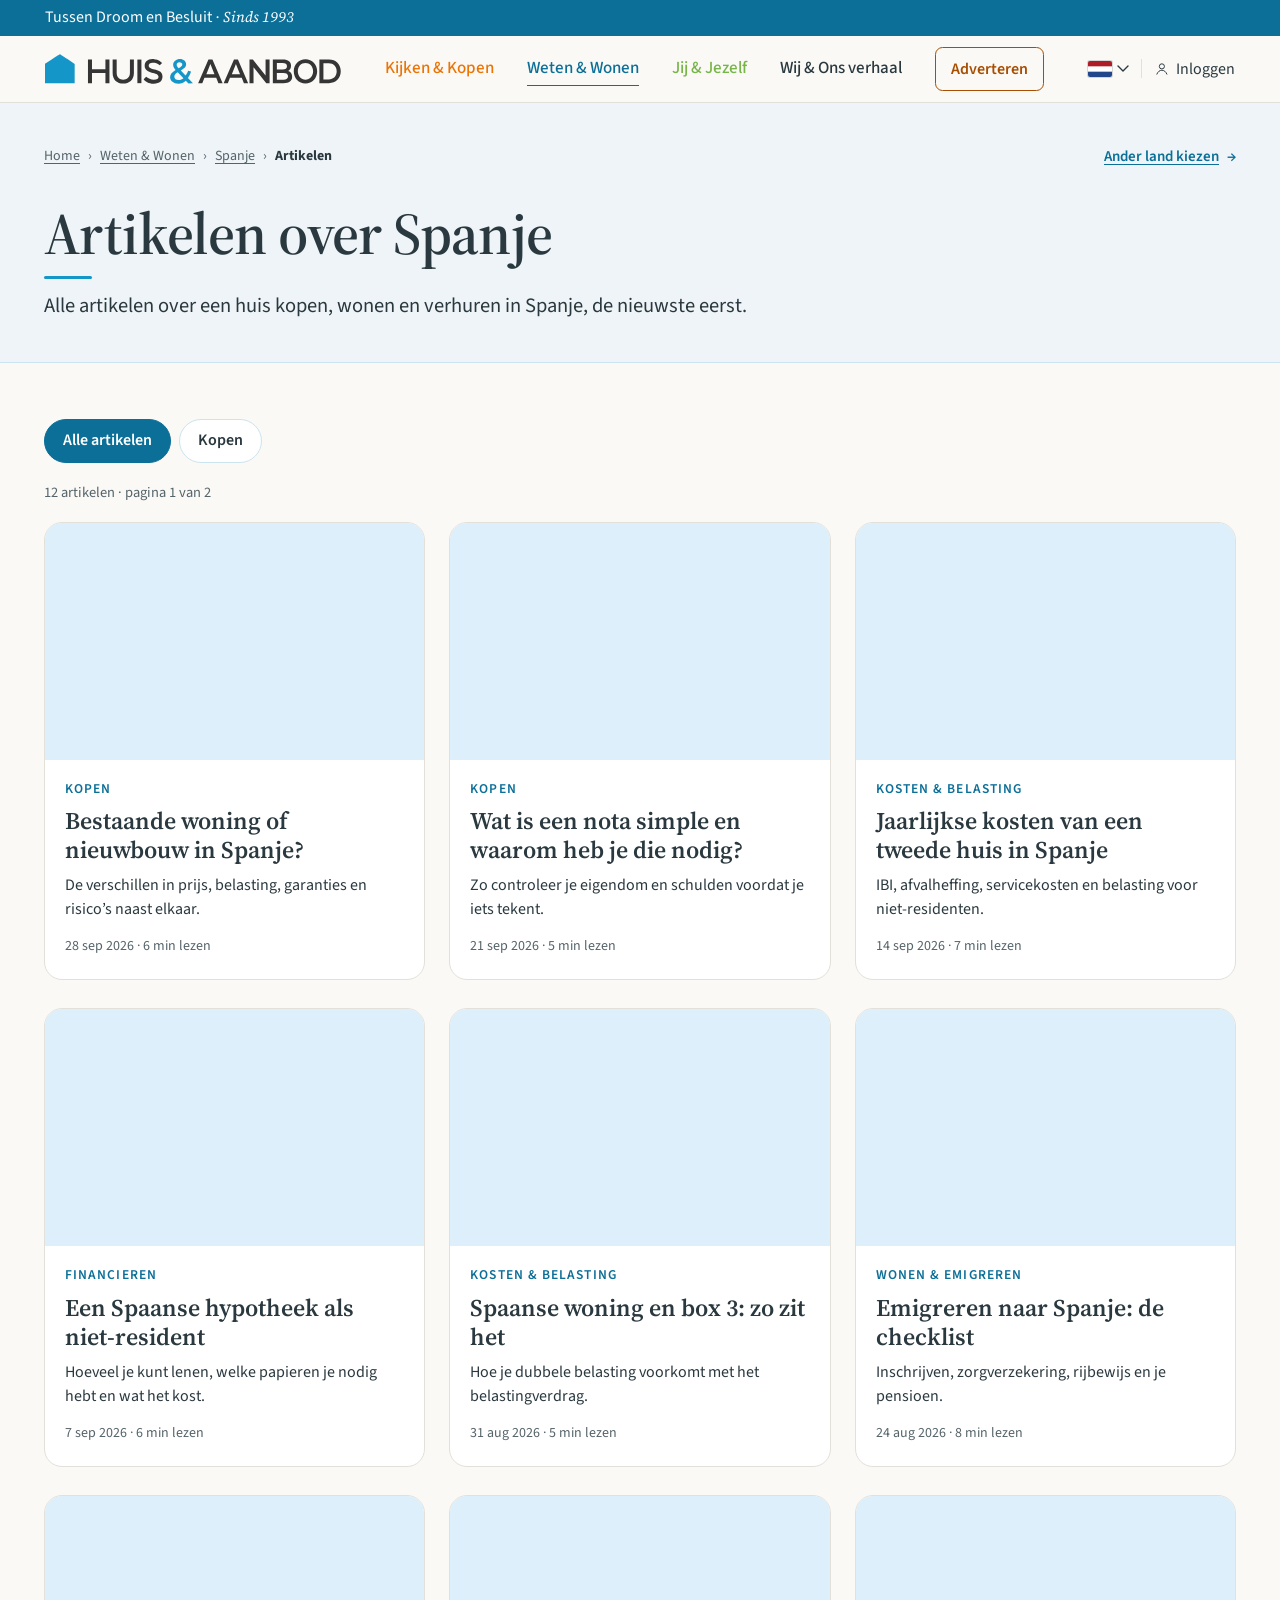
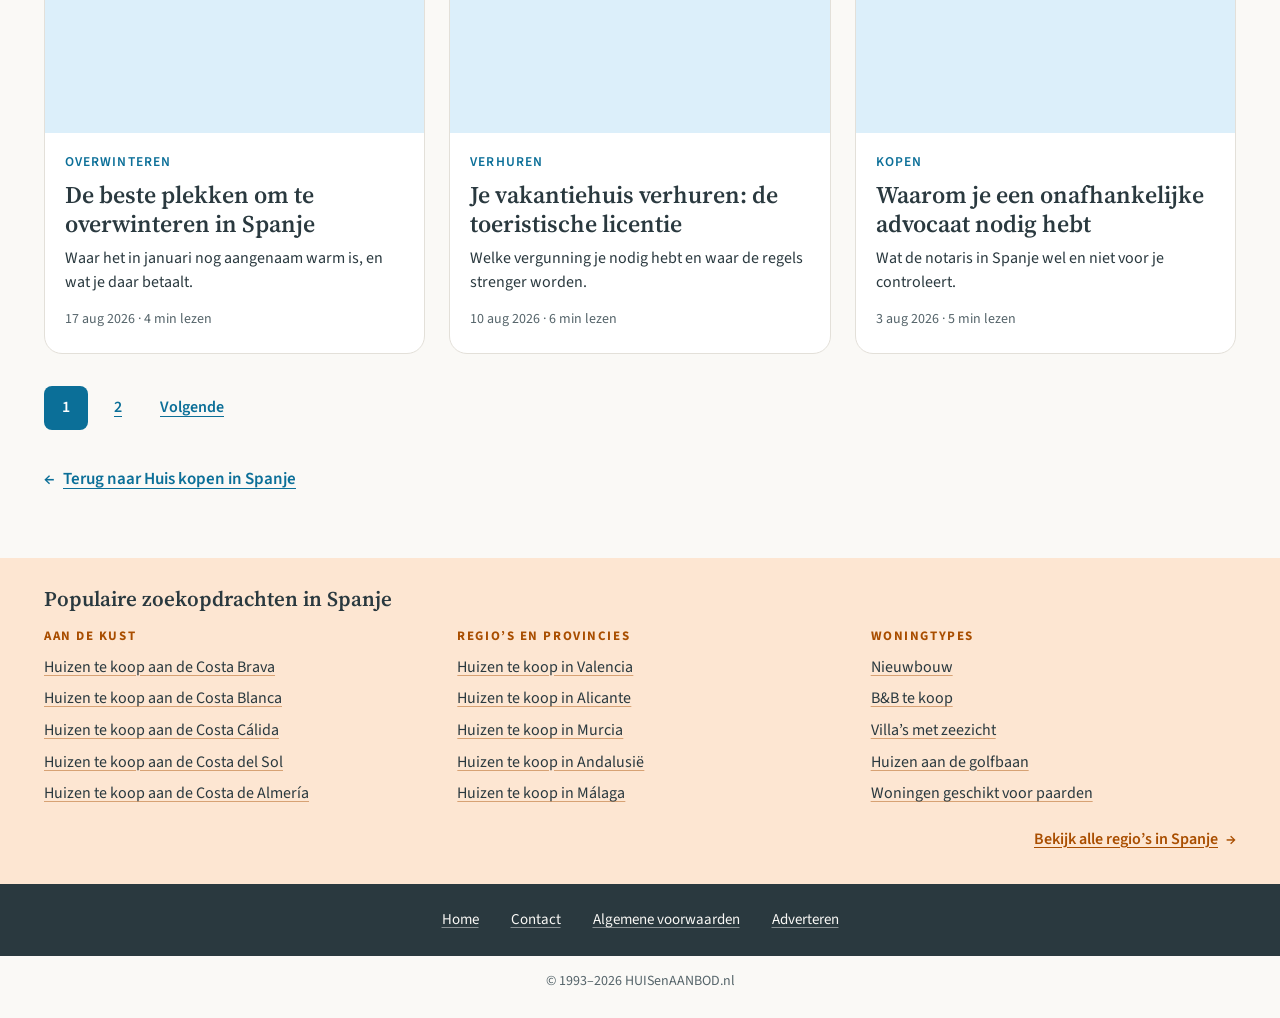
<file: artikelen/artikelen.html>
<!DOCTYPE html>
<html lang="nl" data-header="a">
<head>
  <meta charset="utf-8">
  <meta name="viewport" content="width=device-width, initial-scale=1">
  <title>Artikelen over Spanje — HUISenAANBOD</title>
  <meta name="robots" content="noindex">
  <meta name="description" content="Alle artikelen over een huis kopen, wonen en verhuren in Spanje.">
  <link rel="icon" href="../assets/android-chrome-192x192.png">
  <link rel="preconnect" href="https://fonts.googleapis.com">
  <link rel="preconnect" href="https://fonts.gstatic.com" crossorigin>
  <link href="https://fonts.googleapis.com/css2?family=Source+Sans+3:wght@400;500;600;700&family=Source+Serif+4:ital,opsz,wght@0,8..60,400;0,8..60,600;1,8..60,400&display=swap" rel="stylesheet">
  <link rel="stylesheet" href="../css/tokens.css">
  <link rel="stylesheet" href="../css/style.css">
  <link rel="stylesheet" href="../css/magazine.css">
  <link rel="manifest" href="../manifest.json">
  <meta name="theme-color" content="#ec7630">
  <link rel="apple-touch-icon" href="../icons/apple-touch-icon.png">
</head>
<script>
  if ('serviceWorker' in navigator) {
    window.addEventListener('load', () => navigator.serviceWorker.register('/sw.js'));
  }
</script>

<body class="page-magazine" data-section="weten">

<!-- Same header as the landing page -->
<!-- Header variant A: bovenbalk -->
<div class="topbar"><p><span class="slogan-part">Tussen Droom en Besluit</span> <span class="slogan-part"><small>· Sinds 1993</small></span></p></div>

<header class="masthead">
  <div class="brand">
    <a class="wordmark" href="../index.html" aria-label="HUISenAANBOD.nl">
      <svg class="logo" xmlns="http://www.w3.org/2000/svg" viewBox="0 -1 1282 130" aria-hidden="true" focusable="false">
        <path fill="#353535" d="M279.3,23.1v51.1v51.1h-8.7h-8.7v-21.9V81.5H228h-24.4v21.9v21.9h-8.7h-8.7V74.2V23.1h8.7h8.7v21.1v21.1H228
	h33.8V44.2V23.1h8.7H279.3z"/>
        <path fill="#353535" d="M293.1,80.8V23.1h17.5v57c0,21,13.2,30.1,28.4,30.1c15.2,0,29-9.1,29-30.1v-57h17.2v57.7
	c0,29.8-20.7,46-46.4,46C313,126.8,293.1,110.6,293.1,80.8z"/>
        <path fill="#353535" d="M400.3,23.1h17.5v102.3h-17.5V23.1z"/>
        <path fill="#353535" d="M427.7,108l10.5-10.1c7.5,6.6,21.4,13.1,32.9,13.1c14.7,0,20.9-5.7,20.9-13.3c0-22.1-58-10.5-60-45.6
	c-1.1-20.6,16.6-34.6,41.9-30.5c11.2,1.8,18.2,1.8,33.6,16.3l-10.2,10c-8.5-5.4-15.5-9.1-23.5-10.5c-14.3-2.6-25.8,2.4-24.4,13.9
	c2.6,21.6,60.9,7.6,59.8,45.2c-0.6,19.7-11.8,29.3-37.8,31.1C453.8,128.7,430.9,117.2,427.7,108z"/>
        <path fill="#1596C8" d="M621.8,127L610,114.6c-8.5,7.9-19.5,13.2-31.9,13.2c-19.9,0-36-11.7-36-27.8c0-12.7,8.4-22.1,23.8-31.4
	c-7.7-8.3-10.5-15.1-10.5-22.5c0-14.3,13.2-25.1,29.7-25.1c15.2,0,26.5,10,26.5,23.8c0,10.5-9.4,17.8-22.9,26.1l20.3,21
	c4.9-5.2,8.8-14,11.2-20.5l12.7,3.8c-4.3,14.8-9.3,22.2-13.5,27.6l21.7,23.3L621.8,127z M600,104.2l-24.9-25.9
	c-10.9,6.6-14.7,12-14.7,19.3c0,8.5,7.5,14.3,19.1,14.3C587.3,111.9,594.2,109.3,600,104.2z M570.7,45.7c0,4.5,1.8,7.9,8.5,15.2
	c10.9-6.4,15.7-10.6,15.7-16.2c0-5.8-5.2-9.9-12.2-9.9C575.1,34.9,570.7,39.5,570.7,45.7z"/>
        <path fill="#353535" d="M742,101.7h-51.1l-9.3,23.7h-18l44.7-102.3h17.2l44.2,102.3h-18.3L742,101.7z M734.5,86.8l-17.8-44.7
	l-17.6,44.7H734.5z"/>
        <path fill="#353535" d="M973.2,23.1v102.3h-14.4l-55.2-69.3v69.3h-17.4V23.1h14.4l55.2,69.3V23.1H973.2z"/>
        <path fill="#353535" d="M1071,97.6c0,17.5-12.7,27.8-36.9,27.8h-46.8V23.1h44.1c22.6,0,34.7,10.4,34.7,26.6
	c0,10.5-4.8,18.3-12.1,22.5C1064.1,75.7,1071,84.3,1071,97.6z M1004.8,38v28.2h24.8c12.1,0,19-4.7,19-14c0-9.5-6.9-14.2-19-14.2
	H1004.8z M1053.3,95.7c0-10.2-7.1-14.8-20.3-14.8h-28.3v29.5h28.3C1046.2,110.5,1053.3,105.9,1053.3,95.7z"/>
        <path fill="#353535" d="M1078,74.2c0-30.2,21.5-52.6,50.7-52.6s50.7,22.2,50.7,52.6s-21.5,52.6-50.7,52.6S1078,104.5,1078,74.2z
	 M1161.8,74.2c0-20.9-14.1-35.9-33.1-35.9s-33.1,15.1-33.1,35.9c0,20.9,14.1,35.9,33.1,35.9S1161.8,95.1,1161.8,74.2z"/>
        <path fill="#353535" d="M1189,23.1h41.2c30.5,0,51.4,20.5,51.4,51.1s-20.9,51.1-51.4,51.1H1189V23.1z M1229.4,109.3
	c21,0,34.6-13.9,34.6-35.1c0-21.2-13.6-35.1-34.6-35.1h-22.9v70.1H1229.4z"/>
        <path id="huis-en-ampersand_2_" fill="#1596C8" d="M0,83.4V41.3l15.3-10C57.3,3.9,64.2-0.4,65.3,0c0.6,0.3,15.1,9.8,32.2,21.2
	l31,20.7v41.7v41.7l-64.3,0.1L0,125.6V83.4z"/>
        <path fill="#353535" d="M852.6,101.8h-51.1l-9.3,23.7h-18l44.7-102.3h17.2l44.2,102.3H862L852.6,101.8z M845.1,86.9l-17.8-44.7
	l-17.6,44.7H845.1z"/>
      </svg>
    </a>
  </div>

  <button class="navtoggle" id="navtoggle" type="button" aria-expanded="false" aria-controls="mainnav">Menu</button>

  <nav class="mainnav" id="mainnav" aria-label="Hoofdmenu">
    <a class="kijken" href="https://huisenaanbod.nl">Kijken &amp; Kopen</a>
    <a class="weten" href="../weten_en_wonen/start.html" aria-current="page">Weten &amp; Wonen</a>
    <a class="jezelf" href="../jij_en_jezelf/in_progress.html">Jij &amp; Jezelf</a>
    <a href="../wij_en_ons_verhaal/start.html">Wij &amp; Ons verhaal</a>
    <a class="Adverteren" href="https://www.huisenaanbod.nl/nl/Adverteren_bij_HUISenAANBOD/">Adverteren</a>
  </nav>

  <div class="account">
    <div class="langpick">
      <button class="lang" id="langbutton" aria-haspopup="true" aria-expanded="false" aria-controls="langmenu" aria-label="Taal wijzigen, huidige taal Nederlands"><span class="lang-current"><svg class="flag" viewBox="0 0 3 2" aria-hidden="true"><rect width="3" height="2" fill="#21468B"/><rect width="3" height="1.333" fill="#fff"/><rect width="3" height=".667" fill="#AE1C28"/></svg></span>
        <svg class="chev" width="12" height="7" viewBox="0 0 12 7" fill="none" aria-hidden="true">
          <path d="M1 1 L6 6 L11 1" stroke="currentColor" stroke-width="1.4" stroke-linecap="round" stroke-linejoin="round"/>
        </svg>
      </button>
      <ul class="langmenu" id="langmenu" role="menu" aria-labelledby="langbutton" hidden>
        <li role="none"><a role="menuitem" href="" hreflang="nl" lang="nl" aria-current="true"><span class="lang-name">Nederlands</span><svg class="flag" viewBox="0 0 3 2" aria-hidden="true"><rect width="3" height="2" fill="#21468B"/><rect width="3" height="1.333" fill="#fff"/><rect width="3" height=".667" fill="#AE1C28"/></svg></a></li>
        <li role="none"><a role="menuitem" href="" hreflang="en" lang="en"><span class="lang-name">English</span><svg class="flag" viewBox="0 0 3 2" aria-hidden="true"><rect width="3" height="2" fill="#012169"/><path d="M0 0L3 2M3 0L0 2" stroke="#fff" stroke-width=".4"/><path d="M0 0L3 2M3 0L0 2" stroke="#C8102E" stroke-width=".16"/><path d="M1.5 0V2M0 1H3" stroke="#fff" stroke-width=".6"/><path d="M1.5 0V2M0 1H3" stroke="#C8102E" stroke-width=".36"/></svg></a></li>
        <li role="none"><a role="menuitem" href="" hreflang="de" lang="de"><span class="lang-name">Deutsch</span><svg class="flag" viewBox="0 0 3 2" aria-hidden="true"><rect width="3" height="2" fill="#FFCE00"/><rect width="3" height="1.333" fill="#DD0000"/><rect width="3" height=".667" fill="#000"/></svg></a></li>
        <li role="none"><a role="menuitem" href="" hreflang="fr" lang="fr"><span class="lang-name">Français</span><svg class="flag" viewBox="0 0 3 2" aria-hidden="true"><rect width="3" height="2" fill="#ED2939"/><rect width="2" height="2" fill="#fff"/><rect width="1" height="2" fill="#002654"/></svg></a></li>
        <li role="none"><a role="menuitem" href="" hreflang="es" lang="es"><span class="lang-name">Español</span><svg class="flag" viewBox="0 0 3 2" aria-hidden="true"><rect width="3" height="2" fill="#AA151B"/><rect y=".5" width="3" height="1" fill="#F1BF00"/></svg></a></li>
      </ul>
    </div>
    <div class="account-rule"></div>
    <a class="signin" href="" aria-label="Inloggen">
      <svg viewBox="0 0 24 24" fill="none" aria-hidden="true">
        <circle cx="12" cy="8.2" r="3.9" stroke="currentColor" stroke-width="1.5"/>
        <path d="M4.4 20c1.5-3.9 4.4-5.9 7.6-5.9s6.1 2 7.6 5.9" stroke="currentColor" stroke-width="1.5" stroke-linecap="round"/>
      </svg>
      <span class="signin-label">Inloggen</span>
    </a>
  </div>
</header>


<main class="mag" id="magazine">

  <section class="mag-intro mag-intro-sub">
    <div class="mag-wrap">
      <div class="intro-top">
        <nav class="crumbs" aria-label="Kruimelpad">
          <a href="../index.html">Home</a><span aria-hidden="true">›</span>
          <a href="../weten_en_wonen/start.html">Weten &amp; Wonen</a><span aria-hidden="true">›</span>
          <a href="../weten_en_wonen/spanje.html">Spanje</a><span aria-hidden="true">›</span>
          <span aria-current="page">Artikelen</span>
        </nav>
        <a class="switch-country" href="../weten_en_wonen/start.html"><span class="switch-text">Ander land kiezen</span> <span aria-hidden="true">→</span></a>
      </div>
      <div class="intro-text">
        <p class="slogan-b"><span class="slogan-part">Tussen Droom en Besluit</span> <span class="slogan-part"><small>· Sinds 1993</small></span></p>
        <h1>Artikelen over Spanje</h1>
        <span class="blue-rule" aria-hidden="true"></span>
        <p class="intro-lead">Alle artikelen over een huis kopen, wonen en verhuren in Spanje, de nieuwste eerst.</p>
      </div>
    </div>
  </section>

  <section class="mag-section" aria-labelledby="topicsLabel">
    <div class="mag-wrap">
      <nav class="topics" aria-labelledby="topicsLabel">
        <p class="topics-label visually-hidden" id="topicsLabel">Kies een onderwerp</p>
        <ul>
          <li><a href="../artikelen/artikelen.html" aria-current="page">Alle artikelen</a></li>
          <li><a href="../kopen/kopen.html">Kopen</a></li>
          <!-- <li><a href="kosten-en-belasting.html">Kosten &amp; belasting</a></li> -->
          <!-- <li><a href="financieren.html">Financieren</a></li> -->
          <!-- <li><a href="wonen-en-emigreren.html">Wonen &amp; emigreren</a></li> -->
          <!-- <li><a href="overwinteren.html">Overwinteren</a></li> -->
          <!-- <li><a href="verhuren.html">Verhuren</a></li> -->
        </ul>
      </nav>
      <p class="count">12 artikelen · pagina 1 van 2</p>
      <div class="grid">
        <a class="card" href="../artikelen/artikel.html"><div class="thumb" style="background-image:url('https://images.unsplash.com/photo-1473116763249-2faaef81ccda?auto=format&fit=crop&w=900&q=80')"></div><div class="card-body"><span class="card-cat">Kopen</span><h3>Bestaande woning of nieuwbouw in Spanje?</h3><p>De verschillen in prijs, belasting, garanties en risico’s naast elkaar.</p><span class="card-meta">28 sep 2026 · 6 min lezen</span></div></a>
        <a class="card" href="../artikelen/artikel.html"><div class="thumb" style="background-image:url('https://images.unsplash.com/photo-1473116763249-2faaef81ccda?auto=format&fit=crop&w=900&q=80')"></div><div class="card-body"><span class="card-cat">Kopen</span><h3>Wat is een nota simple en waarom heb je die nodig?</h3><p>Zo controleer je eigendom en schulden voordat je iets tekent.</p><span class="card-meta">21 sep 2026 · 5 min lezen</span></div></a>
        <a class="card" href="../artikelen/artikel.html"><div class="thumb" style="background-image:url('https://images.unsplash.com/photo-1473116763249-2faaef81ccda?auto=format&fit=crop&w=900&q=80')"></div><div class="card-body"><span class="card-cat">Kosten &amp; belasting</span><h3>Jaarlijkse kosten van een tweede huis in Spanje</h3><p>IBI, afvalheffing, servicekosten en belasting voor niet-residenten.</p><span class="card-meta">14 sep 2026 · 7 min lezen</span></div></a>
        <a class="card" href="../artikelen/artikel.html"><div class="thumb" style="background-image:url('https://images.unsplash.com/photo-1473116763249-2faaef81ccda?auto=format&fit=crop&w=900&q=80')"></div><div class="card-body"><span class="card-cat">Financieren</span><h3>Een Spaanse hypotheek als niet-resident</h3><p>Hoeveel je kunt lenen, welke papieren je nodig hebt en wat het kost.</p><span class="card-meta">7 sep 2026 · 6 min lezen</span></div></a>
        <a class="card" href="../artikelen/artikel.html"><div class="thumb" style="background-image:url('https://images.unsplash.com/photo-1473116763249-2faaef81ccda?auto=format&fit=crop&w=900&q=80')"></div><div class="card-body"><span class="card-cat">Kosten &amp; belasting</span><h3>Spaanse woning en box 3: zo zit het</h3><p>Hoe je dubbele belasting voorkomt met het belastingverdrag.</p><span class="card-meta">31 aug 2026 · 5 min lezen</span></div></a>
        <a class="card" href="../artikelen/artikel.html"><div class="thumb" style="background-image:url('https://images.unsplash.com/photo-1473116763249-2faaef81ccda?auto=format&fit=crop&w=900&q=80')"></div><div class="card-body"><span class="card-cat">Wonen &amp; emigreren</span><h3>Emigreren naar Spanje: de checklist</h3><p>Inschrijven, zorgverzekering, rijbewijs en je pensioen.</p><span class="card-meta">24 aug 2026 · 8 min lezen</span></div></a>
        <a class="card" href="../artikelen/artikel.html"><div class="thumb" style="background-image:url('https://images.unsplash.com/photo-1473116763249-2faaef81ccda?auto=format&fit=crop&w=900&q=80')"></div><div class="card-body"><span class="card-cat">Overwinteren</span><h3>De beste plekken om te overwinteren in Spanje</h3><p>Waar het in januari nog aangenaam warm is, en wat je daar betaalt.</p><span class="card-meta">17 aug 2026 · 4 min lezen</span></div></a>
        <a class="card" href="../artikelen/artikel.html"><div class="thumb" style="background-image:url('https://images.unsplash.com/photo-1473116763249-2faaef81ccda?auto=format&fit=crop&w=900&q=80')"></div><div class="card-body"><span class="card-cat">Verhuren</span><h3>Je vakantiehuis verhuren: de toeristische licentie</h3><p>Welke vergunning je nodig hebt en waar de regels strenger worden.</p><span class="card-meta">10 aug 2026 · 6 min lezen</span></div></a>
        <a class="card" href="../artikelen/artikel.html"><div class="thumb" style="background-image:url('https://images.unsplash.com/photo-1473116763249-2faaef81ccda?auto=format&fit=crop&w=900&q=80')"></div><div class="card-body"><span class="card-cat">Kopen</span><h3>Waarom je een onafhankelijke advocaat nodig hebt</h3><p>Wat de notaris in Spanje wel en niet voor je controleert.</p><span class="card-meta">3 aug 2026 · 5 min lezen</span></div></a>
      </div>
      <nav class="pager" aria-label="Paginering">
        <span aria-current="page">1</span>
        <a href="../artikelen/artikelen2.html">2</a>
        <a href="../artikelen/artikelen2.html" rel="next">Volgende</a>
      </nav>
      <p class="back-link"><a href="../weten_en_wonen/spanje.html"><span aria-hidden="true">←</span> <span class="link-text">Terug naar Huis kopen in Spanje</span></a></p>
    </div>
  </section>

  <!-- Populaire zoekopdrachten: compacte linkbalk boven de footer -->
  <section class="popular" aria-labelledby="popularTitle">
    <div class="mag-wrap">
      <h2 id="popularTitle">Populaire zoekopdrachten in Spanje</h2>
      <div class="popular-cols">
        <div>
          <h3>Aan de kust</h3>
          <ul>
            <li><a href="https://www.huisenaanbod.nl/index.php?p=search&amp;sLand=Spanje&amp;sProv=Cataluna&amp;loc=ES:CATGBR;">Huizen te koop aan de Costa Brava</a></li>
            <li><a href="https://www.huisenaanbod.nl/index.php?p=search&amp;sLand=Spanje&amp;sProv=Costa%20Blanca&amp;loc=ES:CVACBL;">Huizen te koop aan de Costa Blanca</a></li>
            <li><a href="https://www.huisenaanbod.nl/index.php?p=search&amp;sLand=Spanje&amp;sProv=Costa%20Calida%20(Murcia)&amp;loc=ES:MURCCA;">Huizen te koop aan de Costa Cálida</a></li>
            <li><a href="https://www.huisenaanbod.nl/index.php?p=search&amp;sLand=Spanje&amp;sProv=Costa%20del%20Sol&amp;loc=ES:ANDCSO;">Huizen te koop aan de Costa del Sol</a></li>
            <li><a href="https://www.huisenaanbod.nl/index.php?p=search&amp;sLand=Spanje&amp;sProv=Costa%20de%20Almeria&amp;loc=ES:ANDCAL;">Huizen te koop aan de Costa de Almería</a></li>
          </ul>
        </div>
        <div>
          <h3>Regio’s en provincies</h3>
          <ul>
            <li><a href="https://www.huisenaanbod.nl/index.php?p=search&amp;sLand=Spanje&amp;sProv=Com.%20Valencia&amp;loc=ES:CVA:::;">Huizen te koop in Valencia</a></li>
            <li><a href="https://www.huisenaanbod.nl/index.php?p=search&amp;sLand=Spanje&amp;sProv=Valencia&amp;loc=ES:CVAABL;">Huizen te koop in Alicante</a></li>
            <li><a href="https://www.huisenaanbod.nl/index.php?p=search&amp;sLand=Spanje&amp;sProv=Murcia&amp;loc=ES:MUR:::;">Huizen te koop in Murcia</a></li>
            <li><a href="https://www.huisenaanbod.nl/index.php?p=search&amp;sLand=Spanje&amp;sProv=Andalusie&amp;loc=ES:AND:::;">Huizen te koop in Andalusië</a></li>
            <li><a href="https://www.huisenaanbod.nl/index.php?p=search&amp;sLand=Spanje&amp;sProv=Andalusie&amp;loc=ES:ANDMSO;">Huizen te koop in Málaga</a></li>
          </ul>
        </div>
        <div>
          <h3>Woningtypes</h3>
          <ul>
            <li><a href="#">Nieuwbouw</a></li>
            <li><a href="#">B&amp;B te koop</a></li>
            <li><a href="#">Villa’s met zeezicht</a></li>
            <li><a href="#">Huizen aan de golfbaan</a></li>
            <li><a href="#">Woningen geschikt voor paarden</a></li>
          </ul>
        </div>
        <a class="popular-all" href="https://www.huisenaanbod.nl/nl/Huizen-in-Spanje-te-koop/"><span class="link-text">Bekijk alle regio’s in Spanje</span> <span aria-hidden="true">→</span></a>
      </div>
    </div>
  </section>

</main>

<footer class="site-footer">
  <div class="footer-inner">
    <nav class="footer-nav" aria-label="Footer">
      <a href="../index.html">Home</a>
      <a href="https://www.huisenaanbod.nl/nl/contact">Contact</a>
      <a href="https://www.huisenaanbod.nl/nl/algemene_voorwaarden/">Algemene voorwaarden</a>
      <a href="https://www.huisenaanbod.nl/nl/Adverteren_bij_HUISenAANBOD/">Adverteren</a>
    </nav>
  </div>
  <p class="footer-copy">© 1993–2026 HUISenAANBOD.nl</p>
</footer>

<script src="../js/app.js"></script>
</body>
</html>
</file>
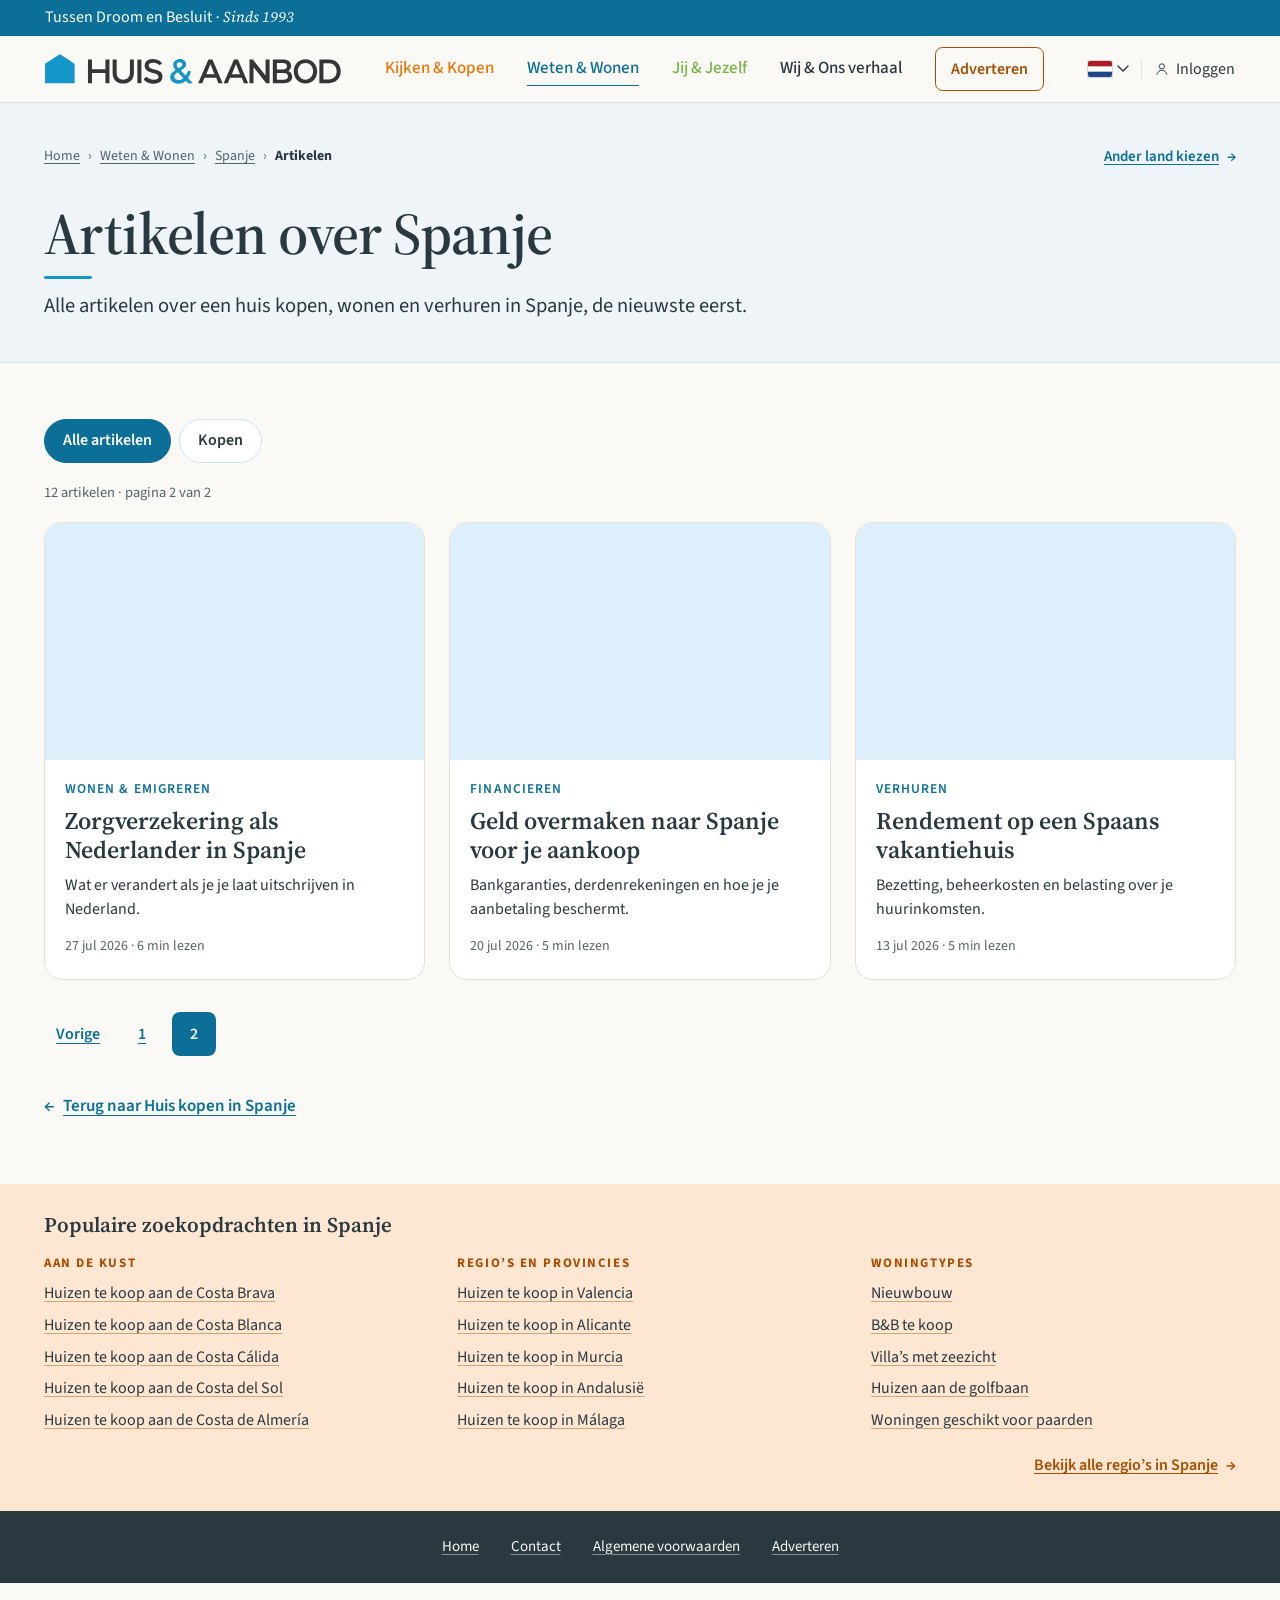
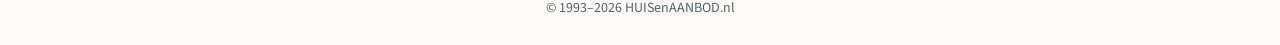
<file: artikelen/artikelen2.html>
<!DOCTYPE html>
<html lang="nl" data-header="a">
<head>
  <meta charset="utf-8">
  <meta name="viewport" content="width=device-width, initial-scale=1">
  <title>Artikelen over Spanje (pagina 2) — HUISenAANBOD</title>
  <meta name="robots" content="noindex">
  <meta name="description" content="Alle artikelen over een huis kopen, wonen en verhuren in Spanje.">
  <link rel="icon" href="../assets/android-chrome-192x192.png">
  <link rel="preconnect" href="https://fonts.googleapis.com">
  <link rel="preconnect" href="https://fonts.gstatic.com" crossorigin>
  <link href="https://fonts.googleapis.com/css2?family=Source+Sans+3:wght@400;500;600;700&family=Source+Serif+4:ital,opsz,wght@0,8..60,400;0,8..60,600;1,8..60,400&display=swap" rel="stylesheet">
  <link rel="stylesheet" href="../css/tokens.css">
  <link rel="stylesheet" href="../css/style.css">
  <link rel="stylesheet" href="../css/magazine.css">
  <link rel="manifest" href="../manifest.json">
  <meta name="theme-color" content="#ec7630">
  <link rel="apple-touch-icon" href="../icons/apple-touch-icon.png">
</head>
<script>
  if ('serviceWorker' in navigator) {
    window.addEventListener('load', () => navigator.serviceWorker.register('/sw.js'));
  }
</script>

<body class="page-magazine" data-section="weten">

<!-- Same header as the landing page -->
<!-- Header variant A: bovenbalk -->
<div class="topbar"><p><span class="slogan-part">Tussen Droom en Besluit</span> <span class="slogan-part"><small>· Sinds 1993</small></span></p></div>

<header class="masthead">
  <div class="brand">
    <a class="wordmark" href="../index.html" aria-label="HUISenAANBOD.nl">
      <svg class="logo" xmlns="http://www.w3.org/2000/svg" viewBox="0 -1 1282 130" aria-hidden="true" focusable="false">
        <path fill="#353535" d="M279.3,23.1v51.1v51.1h-8.7h-8.7v-21.9V81.5H228h-24.4v21.9v21.9h-8.7h-8.7V74.2V23.1h8.7h8.7v21.1v21.1H228
	h33.8V44.2V23.1h8.7H279.3z"/>
        <path fill="#353535" d="M293.1,80.8V23.1h17.5v57c0,21,13.2,30.1,28.4,30.1c15.2,0,29-9.1,29-30.1v-57h17.2v57.7
	c0,29.8-20.7,46-46.4,46C313,126.8,293.1,110.6,293.1,80.8z"/>
        <path fill="#353535" d="M400.3,23.1h17.5v102.3h-17.5V23.1z"/>
        <path fill="#353535" d="M427.7,108l10.5-10.1c7.5,6.6,21.4,13.1,32.9,13.1c14.7,0,20.9-5.7,20.9-13.3c0-22.1-58-10.5-60-45.6
	c-1.1-20.6,16.6-34.6,41.9-30.5c11.2,1.8,18.2,1.8,33.6,16.3l-10.2,10c-8.5-5.4-15.5-9.1-23.5-10.5c-14.3-2.6-25.8,2.4-24.4,13.9
	c2.6,21.6,60.9,7.6,59.8,45.2c-0.6,19.7-11.8,29.3-37.8,31.1C453.8,128.7,430.9,117.2,427.7,108z"/>
        <path fill="#1596C8" d="M621.8,127L610,114.6c-8.5,7.9-19.5,13.2-31.9,13.2c-19.9,0-36-11.7-36-27.8c0-12.7,8.4-22.1,23.8-31.4
	c-7.7-8.3-10.5-15.1-10.5-22.5c0-14.3,13.2-25.1,29.7-25.1c15.2,0,26.5,10,26.5,23.8c0,10.5-9.4,17.8-22.9,26.1l20.3,21
	c4.9-5.2,8.8-14,11.2-20.5l12.7,3.8c-4.3,14.8-9.3,22.2-13.5,27.6l21.7,23.3L621.8,127z M600,104.2l-24.9-25.9
	c-10.9,6.6-14.7,12-14.7,19.3c0,8.5,7.5,14.3,19.1,14.3C587.3,111.9,594.2,109.3,600,104.2z M570.7,45.7c0,4.5,1.8,7.9,8.5,15.2
	c10.9-6.4,15.7-10.6,15.7-16.2c0-5.8-5.2-9.9-12.2-9.9C575.1,34.9,570.7,39.5,570.7,45.7z"/>
        <path fill="#353535" d="M742,101.7h-51.1l-9.3,23.7h-18l44.7-102.3h17.2l44.2,102.3h-18.3L742,101.7z M734.5,86.8l-17.8-44.7
	l-17.6,44.7H734.5z"/>
        <path fill="#353535" d="M973.2,23.1v102.3h-14.4l-55.2-69.3v69.3h-17.4V23.1h14.4l55.2,69.3V23.1H973.2z"/>
        <path fill="#353535" d="M1071,97.6c0,17.5-12.7,27.8-36.9,27.8h-46.8V23.1h44.1c22.6,0,34.7,10.4,34.7,26.6
	c0,10.5-4.8,18.3-12.1,22.5C1064.1,75.7,1071,84.3,1071,97.6z M1004.8,38v28.2h24.8c12.1,0,19-4.7,19-14c0-9.5-6.9-14.2-19-14.2
	H1004.8z M1053.3,95.7c0-10.2-7.1-14.8-20.3-14.8h-28.3v29.5h28.3C1046.2,110.5,1053.3,105.9,1053.3,95.7z"/>
        <path fill="#353535" d="M1078,74.2c0-30.2,21.5-52.6,50.7-52.6s50.7,22.2,50.7,52.6s-21.5,52.6-50.7,52.6S1078,104.5,1078,74.2z
	 M1161.8,74.2c0-20.9-14.1-35.9-33.1-35.9s-33.1,15.1-33.1,35.9c0,20.9,14.1,35.9,33.1,35.9S1161.8,95.1,1161.8,74.2z"/>
        <path fill="#353535" d="M1189,23.1h41.2c30.5,0,51.4,20.5,51.4,51.1s-20.9,51.1-51.4,51.1H1189V23.1z M1229.4,109.3
	c21,0,34.6-13.9,34.6-35.1c0-21.2-13.6-35.1-34.6-35.1h-22.9v70.1H1229.4z"/>
        <path id="huis-en-ampersand_2_" fill="#1596C8" d="M0,83.4V41.3l15.3-10C57.3,3.9,64.2-0.4,65.3,0c0.6,0.3,15.1,9.8,32.2,21.2
	l31,20.7v41.7v41.7l-64.3,0.1L0,125.6V83.4z"/>
        <path fill="#353535" d="M852.6,101.8h-51.1l-9.3,23.7h-18l44.7-102.3h17.2l44.2,102.3H862L852.6,101.8z M845.1,86.9l-17.8-44.7
	l-17.6,44.7H845.1z"/>
      </svg>
    </a>
  </div>

  <button class="navtoggle" id="navtoggle" type="button" aria-expanded="false" aria-controls="mainnav">Menu</button>

  <nav class="mainnav" id="mainnav" aria-label="Hoofdmenu">
    <a class="kijken" href="https://huisenaanbod.nl">Kijken &amp; Kopen</a>
    <a class="weten" href="../weten_en_wonen/spanje.html" aria-current="page">Weten &amp; Wonen</a>
    <a class="jezelf" href="../jij_en_jezelf/in_progress.html">Jij &amp; Jezelf</a>
    <a href="../wij_en_ons_verhaal/start.html">Wij &amp; Ons verhaal</a>
    <a class="Adverteren" href="https://www.huisenaanbod.nl/nl/Adverteren_bij_HUISenAANBOD/">Adverteren</a>
  </nav>

  <div class="account">
    <div class="langpick">
      <button class="lang" id="langbutton" aria-haspopup="true" aria-expanded="false" aria-controls="langmenu" aria-label="Taal wijzigen, huidige taal Nederlands"><span class="lang-current"><svg class="flag" viewBox="0 0 3 2" aria-hidden="true"><rect width="3" height="2" fill="#21468B"/><rect width="3" height="1.333" fill="#fff"/><rect width="3" height=".667" fill="#AE1C28"/></svg></span>
        <svg class="chev" width="12" height="7" viewBox="0 0 12 7" fill="none" aria-hidden="true">
          <path d="M1 1 L6 6 L11 1" stroke="currentColor" stroke-width="1.4" stroke-linecap="round" stroke-linejoin="round"/>
        </svg>
      </button>
      <ul class="langmenu" id="langmenu" role="menu" aria-labelledby="langbutton" hidden>
        <li role="none"><a role="menuitem" href="" hreflang="nl" lang="nl" aria-current="true"><span class="lang-name">Nederlands</span><svg class="flag" viewBox="0 0 3 2" aria-hidden="true"><rect width="3" height="2" fill="#21468B"/><rect width="3" height="1.333" fill="#fff"/><rect width="3" height=".667" fill="#AE1C28"/></svg></a></li>
        <li role="none"><a role="menuitem" href="" hreflang="en" lang="en"><span class="lang-name">English</span><svg class="flag" viewBox="0 0 3 2" aria-hidden="true"><rect width="3" height="2" fill="#012169"/><path d="M0 0L3 2M3 0L0 2" stroke="#fff" stroke-width=".4"/><path d="M0 0L3 2M3 0L0 2" stroke="#C8102E" stroke-width=".16"/><path d="M1.5 0V2M0 1H3" stroke="#fff" stroke-width=".6"/><path d="M1.5 0V2M0 1H3" stroke="#C8102E" stroke-width=".36"/></svg></a></li>
        <li role="none"><a role="menuitem" href="" hreflang="de" lang="de"><span class="lang-name">Deutsch</span><svg class="flag" viewBox="0 0 3 2" aria-hidden="true"><rect width="3" height="2" fill="#FFCE00"/><rect width="3" height="1.333" fill="#DD0000"/><rect width="3" height=".667" fill="#000"/></svg></a></li>
        <li role="none"><a role="menuitem" href="" hreflang="fr" lang="fr"><span class="lang-name">Français</span><svg class="flag" viewBox="0 0 3 2" aria-hidden="true"><rect width="3" height="2" fill="#ED2939"/><rect width="2" height="2" fill="#fff"/><rect width="1" height="2" fill="#002654"/></svg></a></li>
        <li role="none"><a role="menuitem" href="" hreflang="es" lang="es"><span class="lang-name">Español</span><svg class="flag" viewBox="0 0 3 2" aria-hidden="true"><rect width="3" height="2" fill="#AA151B"/><rect y=".5" width="3" height="1" fill="#F1BF00"/></svg></a></li>
      </ul>
    </div>
    <div class="account-rule"></div>
    <a class="signin" href="" aria-label="Inloggen">
      <svg viewBox="0 0 24 24" fill="none" aria-hidden="true">
        <circle cx="12" cy="8.2" r="3.9" stroke="currentColor" stroke-width="1.5"/>
        <path d="M4.4 20c1.5-3.9 4.4-5.9 7.6-5.9s6.1 2 7.6 5.9" stroke="currentColor" stroke-width="1.5" stroke-linecap="round"/>
      </svg>
      <span class="signin-label">Inloggen</span>
    </a>
  </div>
</header>


<main class="mag" id="magazine">

  <section class="mag-intro mag-intro-sub">
    <div class="mag-wrap">
      <div class="intro-top">
        <nav class="crumbs" aria-label="Kruimelpad">
          <a href="../index.html">Home</a><span aria-hidden="true">›</span>
          <a href="../weten_en_wonen/start.html">Weten &amp; Wonen</a><span aria-hidden="true">›</span>
          <a href="../weten_en_wonen/spanje.html">Spanje</a><span aria-hidden="true">›</span>
          <span aria-current="page">Artikelen</span>
        </nav>
        <a class="switch-country" href="../index.html"><span class="switch-text">Ander land kiezen</span> <span aria-hidden="true">→</span></a>
      </div>
      <div class="intro-text">
        <p class="slogan-b"><span class="slogan-part">Tussen Droom en Besluit</span> <span class="slogan-part"><small>· Sinds 1993</small></span></p>
        <h1>Artikelen over Spanje</h1>
        <span class="blue-rule" aria-hidden="true"></span>
        <p class="intro-lead">Alle artikelen over een huis kopen, wonen en verhuren in Spanje, de nieuwste eerst.</p>
      </div>
    </div>
  </section>

  <section class="mag-section" aria-labelledby="topicsLabel">
    <div class="mag-wrap">
      <nav class="topics" aria-labelledby="topicsLabel">
        <p class="topics-label visually-hidden" id="topicsLabel">Kies een onderwerp</p>
        <ul>
          <li><a href="../artikelen/artikelen.html" aria-current="page">Alle artikelen</a></li>
          <li><a href="../kopen/kopen.html">Kopen</a></li>
          <!-- <li><a href="kosten-en-belasting.html">Kosten &amp; belasting</a></li> -->
          <!-- <li><a href="financieren.html">Financieren</a></li> -->
          <!-- <li><a href="wonen-en-emigreren.html">Wonen &amp; emigreren</a></li> -->
          <!-- <li><a href="overwinteren.html">Overwinteren</a></li> -->
          <!-- <li><a href="verhuren.html">Verhuren</a></li> -->
        </ul>
      </nav>
      <p class="count">12 artikelen · pagina 2 van 2</p>
      <div class="grid">
        <a class="card" href="../artikelen/artikel.html"><div class="thumb" style="background-image:url('https://images.unsplash.com/photo-1473116763249-2faaef81ccda?auto=format&fit=crop&w=900&q=80')"></div><div class="card-body"><span class="card-cat">Wonen &amp; emigreren</span><h3>Zorgverzekering als Nederlander in Spanje</h3><p>Wat er verandert als je je laat uitschrijven in Nederland.</p><span class="card-meta">27 jul 2026 · 6 min lezen</span></div></a>
        <a class="card" href="../artikelen/artikel.html"><div class="thumb" style="background-image:url('https://images.unsplash.com/photo-1473116763249-2faaef81ccda?auto=format&fit=crop&w=900&q=80')"></div><div class="card-body"><span class="card-cat">Financieren</span><h3>Geld overmaken naar Spanje voor je aankoop</h3><p>Bankgaranties, derdenrekeningen en hoe je je aanbetaling beschermt.</p><span class="card-meta">20 jul 2026 · 5 min lezen</span></div></a>
        <a class="card" href="../artikelen/artikel.html"><div class="thumb" style="background-image:url('https://images.unsplash.com/photo-1473116763249-2faaef81ccda?auto=format&fit=crop&w=900&q=80')"></div><div class="card-body"><span class="card-cat">Verhuren</span><h3>Rendement op een Spaans vakantiehuis</h3><p>Bezetting, beheerkosten en belasting over je huurinkomsten.</p><span class="card-meta">13 jul 2026 · 5 min lezen</span></div></a>
      </div>
      <nav class="pager" aria-label="Paginering">
        <a href="../artikelen/artikelen.html" rel="prev">Vorige</a>
        <a href="../artikelen/artikelen.html">1</a>
        <span aria-current="page">2</span>
      </nav>
      <p class="back-link"><a href="../weten_en_wonen/spanje.html"><span aria-hidden="true">←</span> <span class="link-text">Terug naar Huis kopen in Spanje</span></a></p>
    </div>
  </section>

  <!-- Populaire zoekopdrachten: compacte linkbalk boven de footer -->
  <section class="popular" aria-labelledby="popularTitle">
    <div class="mag-wrap">
      <h2 id="popularTitle">Populaire zoekopdrachten in Spanje</h2>
      <div class="popular-cols">
        <div>
          <h3>Aan de kust</h3>
          <ul>
            <li><a href="https://www.huisenaanbod.nl/index.php?p=search&amp;sLand=Spanje&amp;sProv=Cataluna&amp;loc=ES:CATGBR;">Huizen te koop aan de Costa Brava</a></li>
            <li><a href="https://www.huisenaanbod.nl/index.php?p=search&amp;sLand=Spanje&amp;sProv=Costa%20Blanca&amp;loc=ES:CVACBL;">Huizen te koop aan de Costa Blanca</a></li>
            <li><a href="https://www.huisenaanbod.nl/index.php?p=search&amp;sLand=Spanje&amp;sProv=Costa%20Calida%20(Murcia)&amp;loc=ES:MURCCA;">Huizen te koop aan de Costa Cálida</a></li>
            <li><a href="https://www.huisenaanbod.nl/index.php?p=search&amp;sLand=Spanje&amp;sProv=Costa%20del%20Sol&amp;loc=ES:ANDCSO;">Huizen te koop aan de Costa del Sol</a></li>
            <li><a href="https://www.huisenaanbod.nl/index.php?p=search&amp;sLand=Spanje&amp;sProv=Costa%20de%20Almeria&amp;loc=ES:ANDCAL;">Huizen te koop aan de Costa de Almería</a></li>
          </ul>
        </div>
        <div>
          <h3>Regio’s en provincies</h3>
          <ul>
            <li><a href="https://www.huisenaanbod.nl/index.php?p=search&amp;sLand=Spanje&amp;sProv=Com.%20Valencia&amp;loc=ES:CVA:::;">Huizen te koop in Valencia</a></li>
            <li><a href="https://www.huisenaanbod.nl/index.php?p=search&amp;sLand=Spanje&amp;sProv=Valencia&amp;loc=ES:CVAABL;">Huizen te koop in Alicante</a></li>
            <li><a href="https://www.huisenaanbod.nl/index.php?p=search&amp;sLand=Spanje&amp;sProv=Murcia&amp;loc=ES:MUR:::;">Huizen te koop in Murcia</a></li>
            <li><a href="https://www.huisenaanbod.nl/index.php?p=search&amp;sLand=Spanje&amp;sProv=Andalusie&amp;loc=ES:AND:::;">Huizen te koop in Andalusië</a></li>
            <li><a href="https://www.huisenaanbod.nl/index.php?p=search&amp;sLand=Spanje&amp;sProv=Andalusie&amp;loc=ES:ANDMSO;">Huizen te koop in Málaga</a></li>
          </ul>
        </div>
        <div>
          <h3>Woningtypes</h3>
          <ul>
            <li><a href="#">Nieuwbouw</a></li>
            <li><a href="#">B&amp;B te koop</a></li>
            <li><a href="#">Villa’s met zeezicht</a></li>
            <li><a href="#">Huizen aan de golfbaan</a></li>
            <li><a href="#">Woningen geschikt voor paarden</a></li>
          </ul>
        </div>
        <a class="popular-all" href="https://www.huisenaanbod.nl/nl/Huizen-in-Spanje-te-koop/"><span class="link-text">Bekijk alle regio’s in Spanje</span> <span aria-hidden="true">→</span></a>
      </div>
    </div>
  </section>

</main>

<footer class="site-footer">
  <div class="footer-inner">
    <nav class="footer-nav" aria-label="Footer">
      <a href="../index.html">Home</a>
      <a href="https://www.huisenaanbod.nl/nl/contact">Contact</a>
      <a href="https://www.huisenaanbod.nl/nl/algemene_voorwaarden/">Algemene voorwaarden</a>
      <a href="https://www.huisenaanbod.nl/nl/Adverteren_bij_HUISenAANBOD/">Adverteren</a>
    </nav>
  </div>
  <p class="footer-copy">© 1993–2026 HUISenAANBOD.nl</p>
</footer>

<script src="../js/app.js"></script>
</body>
</html>
</file>
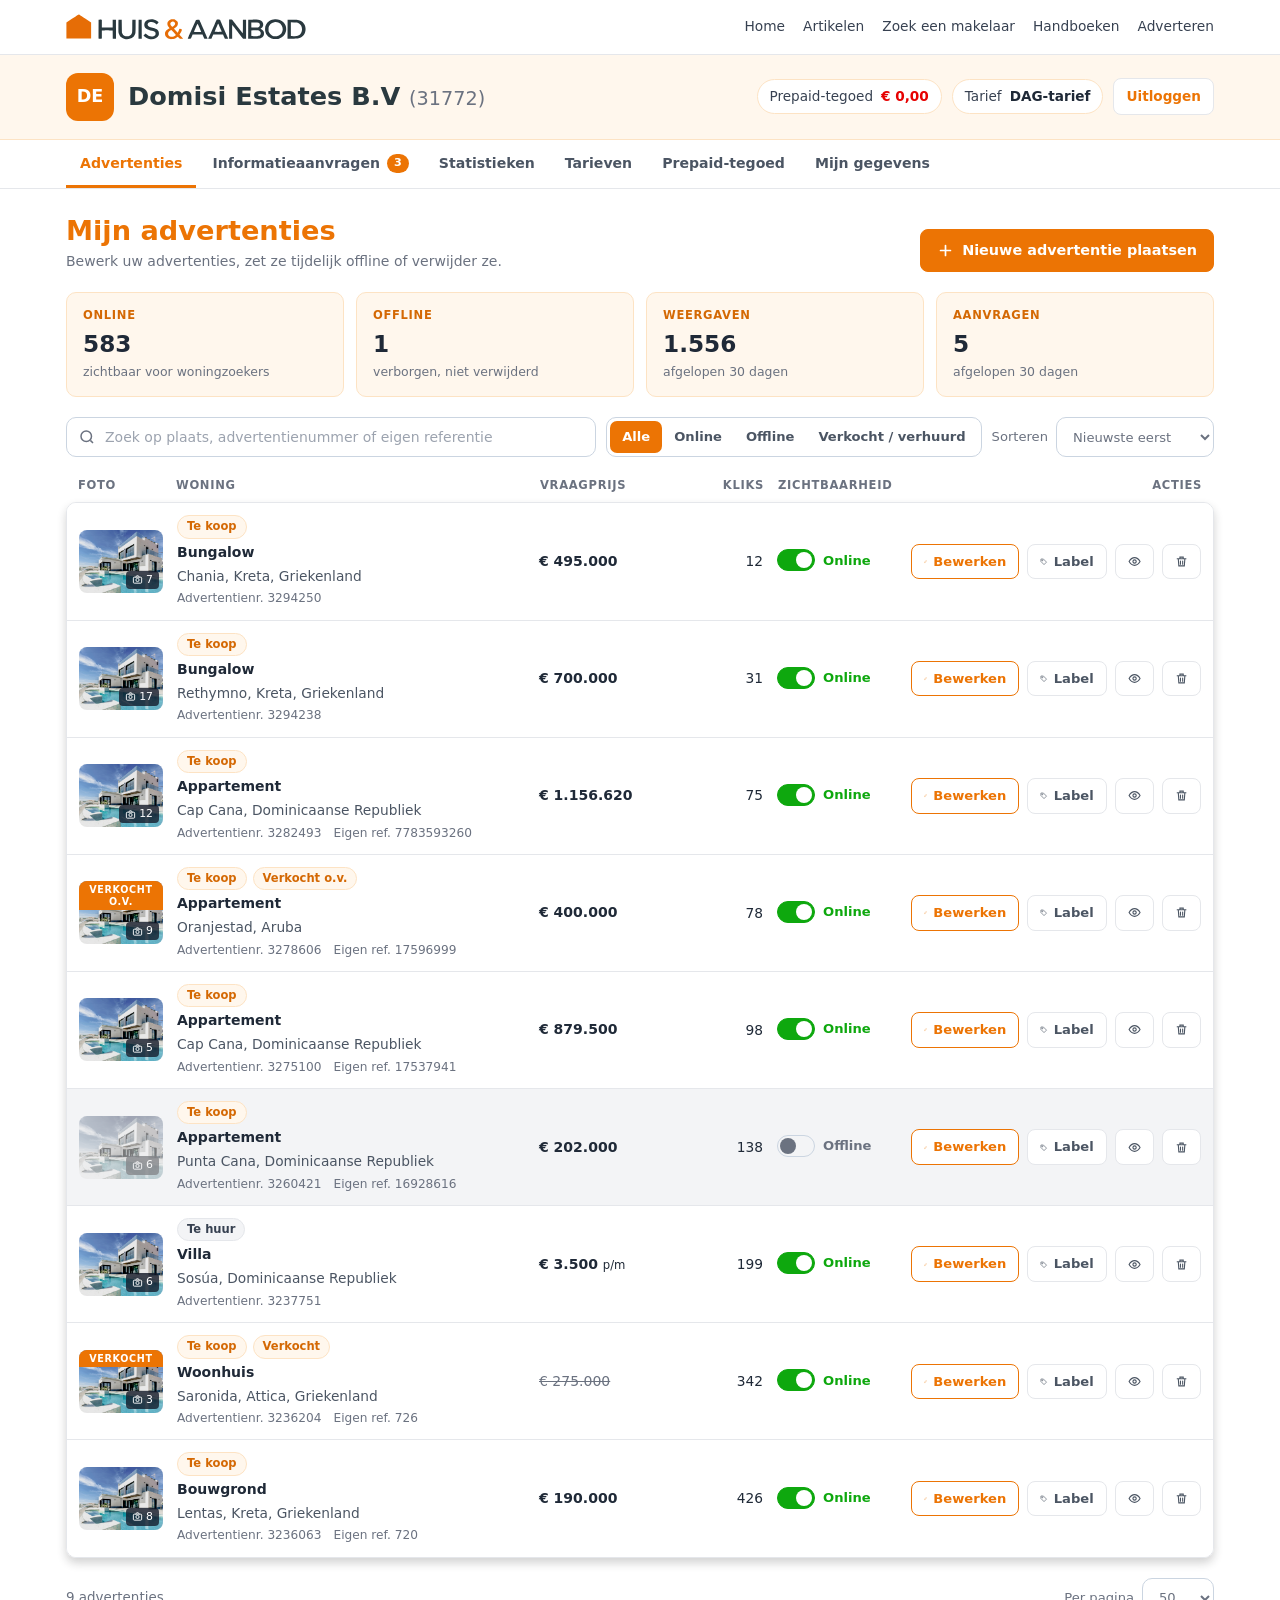
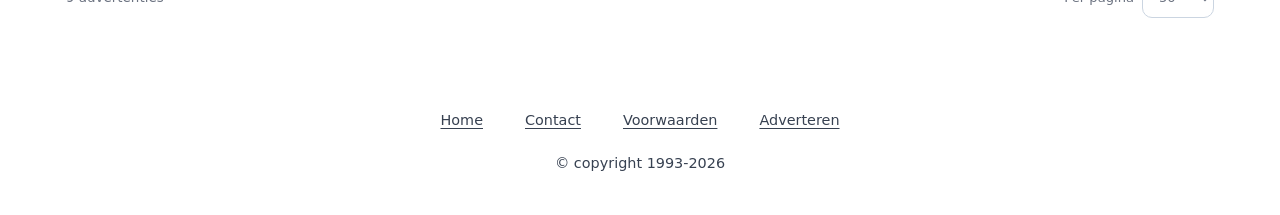
<file: dashboard/dashboard.html>
<!DOCTYPE html>
<html lang="nl">
<head>
    <meta charset="utf-8">
    <meta name="viewport" content="width=device-width, initial-scale=1, viewport-fit=cover">
    <title>Test dashboard</title>
    <link rel="icon" href="../assets/android-chrome-192x192.png">
    <link rel="stylesheet" href="../css/dashboard.css">
</head>
<body>
<header class="site">
    <div class="wrap">
        <a href="#advertenties" class="logo" aria-label="HUIS &amp; AANBOD"><svg xmlns="http://www.w3.org/2000/svg" viewBox="376 267 1286 137" version="1.1" aria-hidden="true">

            <path id="huis-en-ampersand" d="M 929 400.188 C 921.819 397.796 919.637 396.57 914.839 392.236 C 908.759 386.743 906.564 381.788 906.536 373.5 C 906.517 367.589 906.974 365.666 909.478 361.136 C 912.645 355.404 917.449 351.005 925.5 346.464 C 928.25 344.913 930.661 343.525 930.859 343.38 C 931.056 343.235 929.419 340.953 927.221 338.308 C 925.023 335.664 922.461 331.987 921.528 330.137 C 919.196 325.514 918.474 317.125 920.007 312.478 C 921.777 307.116 928.122 300.636 934.273 297.909 C 938.372 296.092 941.35 295.582 948.071 295.546 C 955.684 295.505 957.304 295.838 962.571 298.522 C 966.888 300.723 969.374 302.847 971.716 306.335 C 973.486 308.97 975.214 312.626 975.559 314.461 C 975.903 316.295 975.664 320.299 975.029 323.36 C 974.144 327.625 972.846 330.067 969.47 333.822 C 967.048 336.516 962.577 340.021 959.536 341.61 C 956.494 343.2 954.004 344.873 954.002 345.328 C 954.001 345.783 958.699 350.958 964.442 356.828 L 974.884 367.5 978.463 359.77 C 980.431 355.519 982.314 350.681 982.646 349.02 C 983.022 347.139 983.863 346.004 984.875 346.011 C 986.648 346.023 995.498 348.572 997.01 349.506 C 998.392 350.36 993.662 362.178 988.503 370.761 L 984.048 378.174 994.024 388.428 C 999.511 394.067 1004 398.978 1004 399.341 C 1004 399.703 999.937 400 994.972 400 L 985.943 400 980.824 394.5 C 978.009 391.475 975.331 389 974.873 389 C 974.415 389 971.669 390.804 968.77 393.008 C 961.173 398.786 954.206 401.162 943.5 401.629 C 936.628 401.928 933.199 401.588 929 400.188 Z M 955.686 385.999 C 958.989 384.348 962.496 382.11 963.478 381.025 C 965.217 379.103 965.053 378.822 957.215 370.276 C 952.788 365.449 947.159 359.548 944.705 357.161 L 940.244 352.823 936.872 354.56 C 930.876 357.648 927.146 361.068 925.05 365.396 C 921.799 372.112 922.614 378.757 927.317 383.877 C 930.672 387.531 934.839 388.918 942.59 388.961 C 948.516 388.994 950.667 388.507 955.686 385.999 Z M 950.973 332.219 C 958.296 327.242 961.328 322.694 960.671 317.672 C 960.046 312.903 957.946 310.527 952.527 308.457 C 949.105 307.15 947.522 307.052 944.222 307.94 C 941.833 308.584 939.081 310.303 937.573 312.096 C 932.953 317.586 934.537 325.535 941.789 333.25 C 943.211 334.762 944.627 335.986 944.937 335.969 C 945.247 335.953 947.963 334.265 950.973 332.219 Z M 378 355.347 L 378 311.923 393.75 301.643 C 437.123 273.335 444.237 268.881 445.324 269.353 C 445.971 269.633 460.9 279.456 478.5 291.182 L 510.5 312.5 510.5 355.5 L 510.5 398.5 444.25 398.636 L 378 398.772 378 355.347 Z" fill="#e66d06" fill-rule="evenodd" />
            <path id="letters" d="M 690.389 400.512 C 683.762 399.07 677.409 396.165 672.184 392.187 C 667.009 388.246 661.141 379.252 658.714 371.537 C 656.593 364.796 656.51 363.117 656.729 331.604 C 656.855 313.511 657.086 298.58 657.243 298.424 C 657.399 298.267 661.346 298.038 666.014 297.914 L 674.5 297.689 675 332.095 L 675.5 366.5 678.328 372.258 C 683.078 381.932 690.656 386 703.929 386 C 710.196 386 712.568 385.521 716.832 383.397 C 722.808 380.419 726.315 376.307 729.074 369.048 C 730.834 364.416 731 361.138 731 331.048 C 731 312.937 731.337 297.967 731.75 297.783 C 732.163 297.599 736.212 297.606 740.75 297.8 L 749 298.152 749 330.527 C 749 350.392 748.571 364.949 747.89 368.201 C 746.312 375.741 740.418 386.486 735.599 390.611 C 724.291 400.292 706.893 404.102 690.389 400.512 Z M 821.131 400.459 C 811.926 398.462 803.332 394.089 796.728 388.043 C 790.23 382.094 790.177 382.55 798.156 375.869 L 803.017 371.8 808.974 377.315 C 816.772 384.535 823.229 387 834.341 387 C 841.241 387 843.471 386.57 847.831 384.397 C 850.965 382.835 853.645 380.654 854.528 378.946 C 856.615 374.911 856.393 368.361 854.059 365.083 C 851.681 361.744 847.091 359.685 836 356.983 C 825.109 354.329 815.567 351.25 810.5 348.754 C 805.252 346.17 800.307 341.435 797.827 336.622 C 793.296 327.828 794.841 315.051 801.354 307.441 C 814.315 292.3 846.115 290.964 864.143 304.802 C 873.432 311.933 873.485 312.176 867 317.905 L 861.5 322.764 856.994 318.993 C 849.501 312.723 844.654 310.707 835.844 310.197 C 830.044 309.861 826.829 310.175 823.653 311.388 C 818.159 313.487 814.076 317.742 813.381 322.094 C 812.648 326.685 816.15 331.807 822.021 334.73 C 824.484 335.957 832.35 338.557 839.5 340.508 C 846.65 342.459 854.898 345.218 857.829 346.64 C 863.788 349.53 869.126 354.41 871.633 359.258 C 874.138 364.102 874.595 374.691 872.564 380.809 C 867.334 396.554 844.079 405.438 821.131 400.459 Z M 1488 401.047 C 1472.944 398.191 1460.488 390.744 1452.409 379.769 C 1446.928 372.323 1444.047 364.572 1442.998 354.44 C 1440.856 333.771 1449.007 315.83 1465.406 305.125 C 1474.792 298.998 1484.091 295.966 1495.5 295.315 C 1513.281 294.3 1529.031 300.04 1540.917 311.866 C 1553.943 324.827 1558.81 342.452 1554.46 360.907 C 1550.23 378.852 1535.533 393.976 1517 399.453 C 1510.507 401.372 1494.384 402.259 1488 401.047 Z M 1516.696 382.491 C 1528.097 376.871 1534.773 367.533 1536.894 354.24 C 1539.521 337.769 1531.006 321.022 1516.411 313.957 C 1509.615 310.667 1500.226 309.384 1492.56 310.697 C 1479.854 312.873 1470.147 319.893 1464.787 330.782 C 1461.674 337.105 1461.5 338.041 1461.5 348.479 C 1461.5 358.297 1461.788 360.113 1464.135 365.12 C 1467.667 372.653 1472.739 378.049 1479.849 381.839 C 1487.833 386.094 1492.092 387.008 1501.5 386.484 C 1508.101 386.117 1510.758 385.419 1516.696 382.491 Z M 550.458 398.75 C 550.195 398.062 550.097 375 550.24 347.5 L 550.5 297.5 556 297.187 C 559.025 297.015 562.962 297.148 564.75 297.483 L 568 298.091 568 319.045 L 568 340 597 340 L 626 340 626 319.073 L 626 298.147 634.588 297.823 C 639.311 297.646 643.361 297.688 643.588 297.917 C 643.815 298.146 644 321.226 644 349.206 L 644 400.078 635.25 399.789 L 626.5 399.5 626.231 377.338 L 625.962 355.175 609.731 354.838 C 600.804 354.652 587.763 354.658 580.75 354.85 L 568 355.201 568 376.964 L 568 398.728 563.36 399.364 C 556.075 400.363 550.983 400.12 550.458 398.75 Z M 764.63 399.211 C 764.362 398.776 764.335 375.714 764.57 347.961 L 764.998 297.5 773.249 297.5 L 781.5 297.5 781.759 348.75 L 782.018 400 773.568 400 C 768.921 400 764.898 399.645 764.63 399.211 Z M 1028 398.949 C 1028 398.371 1030.51 392.408 1033.577 385.699 C 1038.995 373.848 1043.743 363.253 1063.243 319.5 L 1072.602 298.5 1081.39 298 C 1086.69 297.698 1090.472 297.897 1090.921 298.5 C 1091.33 299.05 1094.175 305.35 1097.243 312.5 C 1100.311 319.65 1106.289 333.375 1110.527 343 C 1121.798 368.599 1135 399.128 1135 399.595 C 1135 399.818 1131.039 400 1126.197 400 L 1117.395 400 1112.414 388.75 L 1107.434 377.5 1080.963 377.234 L 1054.492 376.968 1050.094 387.234 C 1047.675 392.88 1045.259 398.062 1044.726 398.75 C 1043.503 400.325 1028 400.509 1028 398.949 Z M 1099.707 360.75 C 1098.615 356.074 1081.541 318.06 1080.849 318.763 C 1079.704 319.929 1062 360.259 1062 361.702 C 1062 362.721 1066.114 363 1081.117 363 L 1100.233 363 1099.707 360.75 Z M 1138 399.173 C 1138 398.675 1139.974 394.045 1142.386 388.884 C 1148.454 375.904 1158.762 352.953 1171.531 324 C 1177.473 310.525 1182.765 298.938 1183.29 298.25 C 1184.427 296.762 1195.677 296.546 1199.349 297.943 C 1200.713 298.461 1202.154 299.911 1202.552 301.164 C 1203.266 303.412 1215.128 330.657 1234.884 375.42 C 1240.448 388.026 1245 398.731 1245 399.209 C 1245 399.687 1241.072 399.948 1236.27 399.789 L 1227.54 399.5 1222.52 388.287 L 1217.5 377.074 1191.362 377.037 L 1165.224 377 1160.286 388.25 L 1155.347 399.5 1146.673 399.789 C 1141.903 399.948 1138 399.671 1138 399.173 Z M 1210.249 362.417 C 1210.57 362.097 1209.028 357.934 1206.823 353.167 C 1204.618 348.4 1200.635 339.225 1197.972 332.778 C 1195.309 326.33 1192.72 320.322 1192.219 319.426 C 1191.514 318.167 1190.338 320.037 1187.046 327.648 C 1184.703 333.067 1180.359 342.966 1177.393 349.647 C 1174.427 356.327 1172 362.065 1172 362.397 C 1172 363.172 1209.475 363.192 1210.249 362.417 Z M 1250 348.54 L 1250 297 1257.309 297 C 1261.655 297 1265.252 297.507 1266.182 298.25 C 1267.784 299.531 1290.5 328.655 1311 355.712 C 1317.325 364.06 1322.838 370.915 1323.25 370.945 C 1323.662 370.975 1324 354.575 1324 334.5 L 1324 298 1332.5 298 L 1341 298 1341 349 L 1341 400 1333.004 400 L 1325.008 400 1313.711 385.75 C 1307.499 377.913 1294.592 361.262 1285.03 348.75 C 1275.468 336.238 1267.297 326 1266.872 326 C 1266.446 326 1266.189 342.538 1266.299 362.75 L 1266.5 399.5 1258.25 399.79 L 1250 400.081 1250 348.54 Z M 1352.241 348.838 L 1352.5 297.5 1374.5 297.208 C 1401.552 296.849 1410.235 297.831 1419 302.244 C 1423.928 304.725 1426.272 306.67 1428.693 310.286 C 1432.545 316.04 1433.697 322.467 1432.11 329.343 C 1430.735 335.299 1427.323 340.096 1421.915 343.675 L 1417.992 346.271 1423.005 348.594 C 1428.627 351.198 1432.296 354.722 1435.103 360.21 C 1436.496 362.935 1436.993 365.989 1436.972 371.71 C 1436.95 377.825 1436.45 380.468 1434.647 384 C 1431.891 389.398 1426.13 394.016 1418.282 397.117 C 1412.804 399.281 1410.911 399.422 1382.241 399.789 L 1351.982 400.176 1352.241 348.838 Z M 1411.735 383.215 C 1417.414 380.211 1419.388 376.944 1419.45 370.447 C 1419.503 364.79 1417.735 361.384 1412.849 357.736 C 1409.529 355.258 1393.143 353.739 1379.25 354.622 L 1369 355.273 1369 369.97 C 1369 378.053 1369.338 385.006 1369.75 385.421 C 1370.162 385.836 1378.825 386.013 1389 385.815 C 1405.841 385.488 1407.88 385.255 1411.735 383.215 Z M 1407.368 337.58 C 1412.949 334.81 1415.202 330.732 1414.725 324.265 C 1414.296 318.468 1412.633 316.003 1407.508 313.571 C 1404.889 312.328 1400.523 312 1386.599 312 L 1369 312 1369 325.333 C 1369 332.667 1369.328 338.995 1369.73 339.396 C 1370.131 339.798 1377.894 339.985 1386.98 339.813 C 1400.84 339.55 1404.123 339.191 1407.368 337.58 Z M 1563.241 348.855 L 1563.5 297.5 1583 297.198 C 1593.725 297.032 1606.699 297.378 1611.832 297.967 C 1629.757 300.024 1644.164 307.998 1652.077 320.24 C 1657.015 327.881 1658.995 334.223 1659.714 344.708 C 1661.458 370.145 1647.973 389.548 1623 397.534 C 1618.49 398.976 1612.593 399.375 1590.241 399.752 L 1562.982 400.21 1563.241 348.855 Z M 1612.201 384.891 C 1619.537 383.356 1628.518 378.396 1632.062 373.922 C 1641.71 361.74 1643.502 343.875 1636.473 329.96 C 1633.633 324.339 1626.369 317.522 1620.176 314.665 C 1616.078 312.776 1613.366 312.467 1598.25 312.172 L 1581 311.835 1581 348.251 C 1581 368.279 1581.3 384.967 1581.667 385.333 C 1582.763 386.43 1606.487 386.087 1612.201 384.891 Z" fill="#2a393f" fill-rule="evenodd" />
        </svg></a>
        <nav class="sitenav" aria-label="Website"><a href="#">Home</a><a href="#">Artikelen</a><a href="#">Zoek een makelaar</a><a href="#">Handboeken</a><a href="#">Adverteren</a></nav>
    </div>
</header>

<div class="company">
    <div class="wrap">
        <div class="who">
            <div class="mono" aria-hidden="true">DE</div>
            <div>
<!--                <div class="eyebrow">Dashboard</div>-->
                <h2>Domisi Estates B.V <span class="rel" title="Uw relatienummer bij HUISenAANBOD">(31772)</span></h2>
            </div>
        </div>
        <div class="company-side">
            <a href="#prepaid" class="pill low" data-go="prepaid">Prepaid-tegoed <strong id="balPill">€ 0,00</strong></a>
            <a href="#tarieven" class="pill" data-go="tarieven">Tarief <strong id="planPill">DAG-tarief</strong></a>
            <a href="#" class="logout" style="text-decoration:none">Uitloggen</a>
        </div>
    </div>
</div>

<div class="tabs">
    <div class="wrap">
        <nav role="tablist" aria-label="Makelaarsomgeving">
            <button class="tab" role="tab" data-tab="advertenties">Advertenties</button>
            <button class="tab" role="tab" data-tab="informatieaanvragen">Informatieaanvragen <span class="count" id="leadCount"></span></button>
            <button class="tab" role="tab" data-tab="statistieken">Statistieken</button>
            <button class="tab" role="tab" data-tab="tarieven">Tarieven</button>
            <button class="tab" role="tab" data-tab="prepaid">Prepaid-tegoed</button>
            <button class="tab" role="tab" data-tab="gegevens">Mijn gegevens</button>
        </nav>
    </div>
</div>

<main class="wrap">

    <!-- ADVERTENTIES -->
    <section class="panel" id="p-advertenties" hidden>
        <div class="head">
            <div><h1>Mijn advertenties</h1><p class="sub">Bewerk uw advertenties, zet ze tijdelijk offline of verwijder ze.</p></div>
            <a href="#" class="btn btn-primary"><svg viewBox="0 0 24 24" fill="none" stroke="currentColor" stroke-width="2.4" stroke-linecap="round"><path d="M12 5v14M5 12h14"/></svg>Nieuwe advertentie plaatsen</a>
        </div>
        <div class="stats">
            <div class="stat"><span class="k">Online</span><span class="v" id="aOn">584</span><span class="h">zichtbaar voor woningzoekers</span></div>
            <div class="stat"><span class="k">Offline</span><span class="v" id="aOff">0</span><span class="h">verborgen, niet verwijderd</span></div>
            <div class="stat"><span class="k">Weergaven</span><span class="v">1.556</span><span class="h">afgelopen 30 dagen</span></div>
            <div class="stat"><span class="k">Aanvragen</span><span class="v">5</span><span class="h">afgelopen 30 dagen</span></div>
        </div>
        <div class="toolbar">
            <div class="search"><svg viewBox="0 0 24 24" fill="none" stroke="currentColor" stroke-width="2"><circle cx="11" cy="11" r="7"/><path d="m20 20-3.5-3.5"/></svg>
                <input id="q" class="in" type="search" placeholder="Zoek op plaats, advertentienummer of eigen referentie" aria-label="Zoek advertenties"></div>
            <div class="seg" role="group" aria-label="Filter op status" id="adFilter">
                <button aria-pressed="true" data-f="all">Alle</button><button aria-pressed="false" data-f="on">Online</button><button aria-pressed="false" data-f="off">Offline</button><button aria-pressed="false" data-f="sold">Verkocht / verhuurd</button>
            </div>
            <label class="lbl-inline" for="sort">Sorteren
                <select id="sort" class="sel"><option value="new">Nieuwste eerst</option><option value="views">Meest bekeken</option><option value="pd">Prijs hoog → laag</option><option value="pa">Prijs laag → hoog</option></select></label>
        </div>
        <div>
            <div class="thead" aria-hidden="true"><span>Foto</span><span>Woning</span><span>Vraagprijs</span><span style="text-align:right">Kliks</span><span>Zichtbaarheid</span><span style="text-align:right">Acties</span></div>
            <div class="list ads" id="adList"></div>
        </div>
        <div class="foot"><span id="adCount"></span>
            <label class="lbl-inline" for="per">Per pagina <select id="per" class="sel"><option>10</option><option>25</option><option selected>50</option><option>100</option></select></label></div>
    </section>

    <!-- INFORMATIEAANVRAGEN -->
    <section class="panel" id="p-informatieaanvragen" hidden>
        <div class="head">
            <div><h1>Informatieaanvragen</h1><p class="sub">Vragen van woningzoekers over uw advertenties. Klik op een aanvraag om het bericht en de contactgegevens te zien.</p></div>
            <div class="seg" role="group" aria-label="Filter aanvragen" id="leadFilter">
                <button aria-pressed="true" data-f="open">Openstaand</button><button aria-pressed="false" data-f="done">Beantwoord</button><button aria-pressed="false" data-f="all">Alle</button>
            </div>
        </div>
        <div class="stats">
            <div class="stat"><span class="k">Nieuw</span><span class="v" id="lNew">3</span><span class="h">nog niet beantwoord</span></div>
            <div class="stat"><span class="k">Deze maand</span><span class="v">5</span><span class="h">ontvangen in oktober</span></div>
            <div class="stat"><span class="k">Totaal</span><span class="v">47</span><span class="h">sinds 2023</span></div>
            <div class="stat"><span class="k">Reactietijd</span><span class="v">6 uur</span><span class="h">gemiddeld</span></div>
        </div>
        <div class="list" id="leadList"></div>
        <p class="legend"><span>Contactgegevens zijn alleen voor u zichtbaar. Reageer via uw eigen e-mail of telefoon.</span></p>
    </section>

    <!-- STATISTIEKEN -->
    <section class="panel" id="p-statistieken" hidden>
        <div class="head">
            <div><h1>Statistieken</h1><p class="sub">Hoe vaak uw advertenties zijn bekeken, hoe vaak bezoekers doorklikten naar uw website en hoeveel aanvragen dat opleverde.</p></div>
            <div class="seg" role="group" aria-label="Periode" id="period">
                <button aria-pressed="false" data-d="7">7 dagen</button><button aria-pressed="true" data-d="30">30 dagen</button><button aria-pressed="false" data-d="90">90 dagen</button>
            </div>
        </div>
        <div class="stats">
            <div class="stat"><span class="k">Weergaven</span><span class="v" id="kV">–</span><span class="h" id="kVh"></span></div>
            <div class="stat"><span class="k">Website-clicks</span><span class="v" id="kW">–</span><span class="h">doorgeklikt naar uw eigen site</span></div>
            <div class="stat"><span class="k">Aanvragen</span><span class="v" id="kL">–</span><span class="h">via het contactformulier</span></div>
            <div class="stat"><span class="k">Gem. per advertentie</span><span class="v" id="kA">–</span><span class="h">weergaven per online advertentie</span></div>
        </div>
        <div class="card">
            <h3 style="margin-bottom:12px">Weergaven per dag</h3>
            <div class="chart-wrap"><svg id="chart" viewBox="0 0 760 240" role="img" aria-label="Weergaven per dag"></svg></div>
        </div>
        <div class="card" style="display:grid;gap:12px">
            <h3>Best bekeken advertenties</h3>
            <div class="tbl-wrap"><table>
                <thead><tr><th>Advertentie</th><th>Plaats</th><th class="r">Weergaven</th><th class="r">Website-clicks</th><th class="r">Aanvragen</th></tr></thead>
                <tbody id="topBody"></tbody></table></div>
        </div>
    </section>

    <!-- TARIEVEN -->
    <section class="panel" id="p-tarieven" hidden>
        <div class="head"><div><h1>Tarieven</h1><p class="sub">U kiest zelf hoe u betaalt: een vast bedrag per dag, of alleen voor wat uw advertenties opleveren. De kosten worden afgeschreven van uw prepaid-tegoed.</p></div></div>

        <div class="plans" role="radiogroup" aria-label="Kies uw tarief">
            <label class="plan">
                <input type="radio" name="plan" value="dag" id="planDag" checked>
                <div class="top"><h3>DAG-tarief</h3><span class="radio"></span></div>
                <p>Een vast bedrag per advertentie per dag. U weet vooraf precies wat u betaalt.</p>
                <p class="best"><strong>Handig als</strong> u veel weergaven en aanvragen krijgt.</p>
            </label>
            <label class="plan">
                <input type="radio" name="plan" value="prestatie" id="planPres">
                <div class="top"><h3>Prestatie-tarief</h3><span class="radio"></span></div>
                <p>U betaalt per weergave, per klik naar uw website en per informatieaanvraag.</p>
                <p class="best"><strong>Handig als</strong> u weinig weergaven en aanvragen krijgt.</p>
            </label>
        </div>

        <div class="calc">
            <div class="card" style="display:grid;gap:12px">
                <div class="head"><h3>DAG-tarief berekenen</h3></div>
                <div class="field"><label for="nAds">Aantal advertenties</label>
                    <input id="nAds" class="in num" type="number" min="0" value="582" style="max-width:180px"><span class="hint">Nu online: 584</span></div>
                <div>
                    <div class="rate"><span class="lbl">Tarief per advertentie per dag<small id="tierTxt">staffel 500–999 advertenties</small></span><span class="val" id="rateDag">€ 0,00807</span></div>
                    <div class="rate"><span class="lbl">Kosten per dag</span><span class="val" id="perDay">€ 4,70</span></div>
                    <div class="total"><span>Kosten per maand (30 dagen)</span><span class="val" id="perMonth">€ 141,00</span></div>
                </div>
            </div>
            <div class="card" style="display:grid;gap:12px">
                <div class="head"><h3>Prestatie-tarief</h3></div>
                <div>
                    <div class="rate"><span class="lbl">KLIK-tarief<small>per weergave van een advertentie</small></span><span class="val">€ 0,01</span></div>
                    <div class="rate"><span class="lbl">WWW-tarief<small>per klik naar uw eigen website</small></span><span class="val">€ 1,50</span></div>
                    <div class="rate"><span class="lbl">LEAD-tarief<small>per informatieaanvraag</small></span><span class="val">€ 9,00</span></div>
                    <div class="total"><span>Uw afgelopen 30 dagen zou kosten</span><span class="val" id="presMonth">€ 0</span></div>
                </div>
                <p class="hint" style="font-size:.78rem;color:var(--muted);margin:0" id="presCalc"></p>
            </div>
        </div>

        <div class="card tint" style="display:grid;gap:12px">
            <h3>Wat past bij u? Vergelijking over de afgelopen 30 dagen</h3>
            <div class="compare" id="compare"></div>
            <p style="margin:0;font-size:.88rem" id="advice"></p>
        </div>

        <div class="helps">
            <details class="help"><summary>Hoe werkt het DAG-tarief?</summary><div class="txt">U betaalt elke dag een vast bedrag per online advertentie. Hoe meer advertenties, hoe lager het tarief per advertentie. Offline advertenties kosten niets. Het bedrag wordt dagelijks van uw prepaid-tegoed afgeschreven.</div></details>
            <details class="help"><summary>Hoe werkt Pay per Click (KLIK-tarief)?</summary><div class="txt">Elke keer dat een bezoeker een van uw advertenties opent, betaalt u € 0,01. Het tonen van uw advertentie in de zoekresultaten is gratis.</div></details>
            <details class="help"><summary>Hoe werken Website-clicks (WWW-tarief)?</summary><div class="txt">Klikt een bezoeker in uw advertentie door naar uw eigen website, dan betaalt u € 1,50. Meerdere klikken van dezelfde bezoeker op dezelfde dag tellen één keer.</div></details>
            <details class="help"><summary>Hoe werkt Pay per Lead (LEAD-tarief)?</summary><div class="txt">Voor elke informatieaanvraag die u via het contactformulier ontvangt, betaalt u € 9,00. U ziet alle aanvragen onder het tabblad Informatieaanvragen.</div></details>
        </div>

        <div class="savebar" style="position:static;border:0;padding:0">
            <span class="msg" id="planMsg">Uw huidige keuze: <strong>DAG-tarief</strong></span>
            <button class="btn btn-primary" id="savePlan" disabled>Keuze opslaan</button>
        </div>
    </section>

    <!-- PREPAID -->
    <section class="panel" id="p-prepaid" hidden>
        <div class="head"><div><h1>Prepaid-tegoed</h1><p class="sub">Uw advertentiekosten worden van dit tegoed afgeschreven. Waardeer op tijd op, zodat uw advertenties online blijven.</p></div></div>
        <div class="balance">
            <div class="card tint" style="display:grid;gap:10px;align-content:start">
                <span style="font-size:.72rem;text-transform:uppercase;letter-spacing:.06em;color:var(--brand-ink);font-weight:700">Huidig tegoed</span>
                <span class="bal-big zero" id="balBig">€ 0,00</span>
                <span style="font-size:.85rem;color:var(--ink-3)">Bij het DAG-tarief kost adverteren u <strong>€ 4,70 per dag</strong>.</span>
                <div class="alert" id="balAlert"><svg width="18" height="18" viewBox="0 0 24 24" fill="none" stroke="currentColor" stroke-width="2" style="flex-shrink:0"><path d="M12 9v4M12 17h.01M10.3 3.9 1.8 18a2 2 0 0 0 1.7 3h17a2 2 0 0 0 1.7-3L13.7 3.9a2 2 0 0 0-3.4 0z"/></svg><span>Uw tegoed is op. Waardeer op om uw advertenties online te houden.</span></div>
            </div>
            <div class="card steps">
                <div>
                    <div class="step-h"><span>1</span>Kies een bedrag</div>
                    <div class="amounts" id="amounts"></div>
                </div>
                <div>
                    <div class="step-h"><span>2</span>Kies hoe u betaalt</div>
                    <div class="pays" id="pays"></div>
                </div>
                <div style="display:grid;gap:12px">
                    <div class="step-h" style="margin:0"><span>3</span>Controleer en betaal</div>
                    <label class="check"><input type="checkbox" id="agree">Ik ga akkoord met de&nbsp;<a href="#" style="color:var(--brand)">Algemene Voorwaarden</a></label>
                    <div class="summary"><span id="paySum">Kies een bedrag en een betaalmethode.</span><button class="btn btn-primary" id="payBtn" disabled>Betalen</button></div>
                </div>
            </div>
        </div>
        <div class="card" style="display:grid;gap:12px">
            <h3>Overzicht van bij- en afschrijvingen</h3>
            <div class="tbl-wrap"><table>
                <thead><tr><th>Datum</th><th>Omschrijving</th><th class="r">Bij / af</th><th class="r">Vorig saldo</th><th class="r">Nieuw saldo</th></tr></thead>
                <tbody id="txBody"></tbody></table></div>
        </div>
    </section>

    <!-- MIJN GEGEVENS -->
    <section class="panel" id="p-gegevens" hidden>
        <div class="head"><div><h1>Mijn gegevens</h1><p class="sub">Velden met <span class="req">*</span> zijn verplicht. Bij elk blok ziet u of het op de site te zien is of alleen voor ons bedoeld is.</p></div></div>
        <form id="form" class="form-sec" novalidate>
            <div class="card form-sec">
                <div class="sec-h"><h3>Bedrijfsgegevens</h3><span class="vis pub" data-eye></span></div>
                <div class="grid2">
                    <div class="field span2"><label for="f1">Bedrijfsnaam <span class="req">*</span></label><input id="f1" class="in" value="Domisi Estates B.V" required></div>
                    <div class="field"><label for="f2">Adres <span class="req">*</span></label><input id="f2" class="in" value="Straatnaam 456" required></div>
                    <div class="field"><label for="f3">Adresregel 2</label><input id="f3" class="in" value="Alphen aan den Rijn"></div>
                    <div class="field"><label for="f4">Postcode <span class="req">*</span></label><input id="f4" class="in" value="2408 AL" required></div>
                    <div class="field"><label for="f5">Plaats <span class="req">*</span></label><input id="f5" class="in" value="Alphen aan den Rijn" required></div>
                    <div class="field"><label for="f6">Land <span class="req">*</span></label><select id="f6" class="sel"><option selected>Nederland</option><option>België</option><option>Duitsland</option><option>Spanje</option></select></div>
                    <div class="field"><label for="f7">Relatienummer</label><input id="f7" class="in num" value="31772" readonly><span class="hint">Vermeld dit nummer als u contact met ons opneemt.</span></div>
                </div>
            </div>

            <div class="card form-sec">
                <div class="sec-h"><h3>Facturatiegegevens</h3><span class="vis priv" data-lock></span></div>
                <label class="check"><input type="checkbox" id="same">Facturatieadres is hetzelfde als het bedrijfsadres</label>
                <div class="grid2" id="billing">
                    <div class="field"><label for="b1">Bedrijfsnaam op factuur</label><input id="b1" class="in" value="DOMISI ESTATES BV"></div>
                    <div class="field"><label for="b0">Btw-nummer</label><input id="b0" class="in" placeholder="NL123456789B01"></div>
                    <div class="field"><label for="b2">Adres</label><input id="b2" class="in" value="Straatnaam 789"></div>
                    <div class="field"><label for="b3">Adresregel 2</label><input id="b3" class="in"></div>
                    <div class="field"><label for="b4">Postcode</label><input id="b4" class="in" value="2408 AL"></div>
                    <div class="field"><label for="b5">Plaats</label><input id="b5" class="in" value="Alphen aan den Rijn"></div>
                    <div class="field"><label for="b6">Land</label><select id="b6" class="sel"><option selected>Nederland</option><option>België</option><option>Duitsland</option><option>Spanje</option></select></div>
                </div>
            </div>

            <div class="card form-sec">
                <div class="sec-h"><h3>Contactpersoon voor HUISenAANBOD</h3><span class="vis priv" data-lock></span></div>
                <p class="sub" style="margin:0">Met deze persoon nemen wij contact op over uw account en facturen.</p>
                <div class="grid2">
                    <div class="field"><label for="c1">Naam <span class="req">*</span></label><div class="inline"><select class="sel" aria-label="Aanhef"><option>Dhr.</option><option>Mevr.</option><option>-</option></select><input id="c1" class="in" value="Contactpersoon Intern" required></div></div>
                    <div class="field"><label for="c2">Telefoon <span class="req">*</span></label><input id="c2" class="in" type="tel" value="+31 1234567890" required></div>
                    <div class="field"><label for="c3">E-mailadres <span class="req">*</span></label><input id="c3" class="in" type="email" value="info@mak.nl" required></div>
                    <div class="field"><label for="c4">Correspondentietaal</label><select id="c4" class="sel"><option>Nederlands</option><option selected>Engels</option><option>Duits</option></select></div>
                </div>
            </div>

            <div class="card form-sec">
                <div class="sec-h"><h3>Bedrijfsprofiel voor bezoekers</h3><span class="vis pub" data-eye></span></div>
                <p class="sub" style="margin:0">Deze gegevens staan bij uw advertenties. Woningzoekers nemen hiermee contact met u op.</p>
                <div class="grid2">
                    <div class="field"><label for="v1">Contactpersoon verkoop</label><div class="inline"><select class="sel" aria-label="Aanhef"><option>Dhr.</option><option>Mevr.</option><option>-</option></select><input id="v1" class="in" value="Contactpersoon Extern"></div></div>
                    <div class="field"><label for="v2">E-mailadres voor aanvragen <span class="req">*</span></label><input id="v2" class="in" type="email" value="verkoop@domisi-estates.nl" required><span class="hint">Informatieaanvragen worden ook naar dit adres gestuurd.</span></div>
                    <div class="field"><label for="v3">Telefoonnummer 1 <span class="req">*</span></label><input id="v3" class="in" type="tel" value="+31 1234567891" required></div>
                    <div class="field"><label for="v4">Telefoonnummer 2</label><input id="v4" class="in" type="tel" value="+32 1234567892"></div>
                    <div class="field span2"><label for="v5">Website</label><input id="v5" class="in" type="url" value="https://www.domisi-estates.nl"><span class="hint">Klikken naar deze website tellen als Website-clicks.</span></div>
                </div>
            </div>
            <div class="savebar"><span class="msg" id="formMsg">Alle wijzigingen zijn opgeslagen.</span><button class="btn btn-primary" type="submit" id="saveForm">Wijzigingen opslaan</button></div>
        </form>
    </section>
</main>

<footer class="site-foot"><div class="wrap"><nav><a href="#">Home</a><a href="#">Contact</a><a href="#">Voorwaarden</a><a href="#">Adverteren</a></nav><span>© copyright 1993-2026</span></div></footer>
<div class="toast" id="toast" hidden role="status"><span class="t-ico" id="tIco"></span><span class="t-txt" id="tTxt"></span><button class="t-x" id="tX" aria-label="Sluiten">×</button></div>

<script src="../js/dash.js"></script>
</body>
</html>
</file>
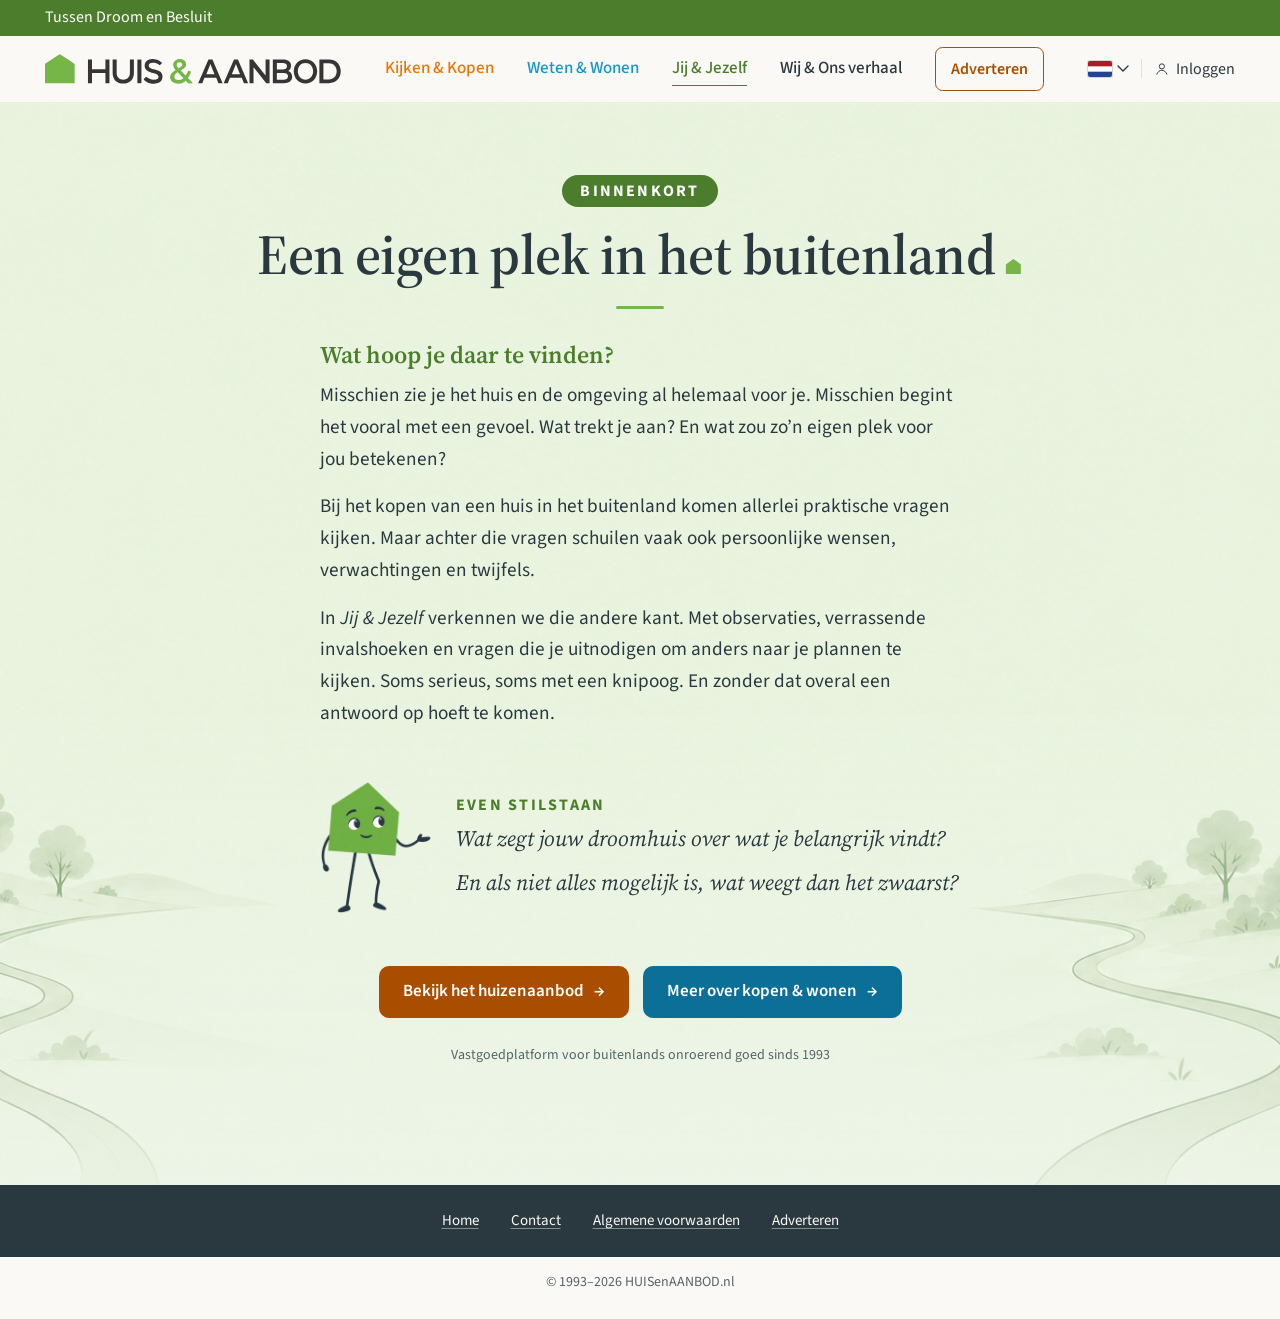
<file: jij_en_jezelf/in_progress.html>
<!DOCTYPE html>
<html lang="nl" data-header="a">
<head>
    <meta charset="utf-8">
    <meta name="viewport" content="width=device-width, initial-scale=1">
    <title>Jij &amp; Jezelf: binnenkort — HUISenAANBOD</title>
    <meta name="robots" content="noindex">
    <meta name="description" content="Jij &amp; Jezelf is in de maak: coaching, persoonlijke begeleiding en praktische tools voor wie droomt van anders wonen of leven.">
    <link rel="icon" href="../assets/android-chrome-192x192.png">
    <link rel="preconnect" href="https://fonts.googleapis.com">
    <link rel="preconnect" href="https://fonts.gstatic.com" crossorigin>
    <link href="https://fonts.googleapis.com/css2?family=Source+Sans+3:ital,wght@0,400;0,500;0,600;0,700;1,400;1,500&family=Source+Serif+4:ital,opsz,wght@0,8..60,400;0,8..60,600;1,8..60,400&display=swap" rel="stylesheet">    <link rel="stylesheet" href="../css/tokens.css">
    <link rel="stylesheet" href="../css/style.css">
    <link rel="stylesheet" href="../css/binnenkort.css">
</head>

<body class="page-soon" data-section="jij">

<div class="topbar"><p><span class="slogan-part">Tussen Droom en Besluit </span> <!--<span class="slogan-part"><small> · Sinds 1993</small></span>--></p></div>

<header class="masthead">
    <div class="brand">
        <a class="wordmark" href="../index.html" aria-label="HUISenAANBOD.nl"><svg class="logo" xmlns="http://www.w3.org/2000/svg" viewBox="0 -1 1282 130" aria-hidden="true" focusable="false">
            <path fill="#353535" d="M279.3,23.1v51.1v51.1h-8.7h-8.7v-21.9V81.5H228h-24.4v21.9v21.9h-8.7h-8.7V74.2V23.1h8.7h8.7v21.1v21.1H228
	h33.8V44.2V23.1h8.7H279.3z"/>
            <path fill="#353535" d="M293.1,80.8V23.1h17.5v57c0,21,13.2,30.1,28.4,30.1c15.2,0,29-9.1,29-30.1v-57h17.2v57.7
	c0,29.8-20.7,46-46.4,46C313,126.8,293.1,110.6,293.1,80.8z"/>
            <path fill="#353535" d="M400.3,23.1h17.5v102.3h-17.5V23.1z"/>
            <path fill="#353535" d="M427.7,108l10.5-10.1c7.5,6.6,21.4,13.1,32.9,13.1c14.7,0,20.9-5.7,20.9-13.3c0-22.1-58-10.5-60-45.6
	c-1.1-20.6,16.6-34.6,41.9-30.5c11.2,1.8,18.2,1.8,33.6,16.3l-10.2,10c-8.5-5.4-15.5-9.1-23.5-10.5c-14.3-2.6-25.8,2.4-24.4,13.9
	c2.6,21.6,60.9,7.6,59.8,45.2c-0.6,19.7-11.8,29.3-37.8,31.1C453.8,128.7,430.9,117.2,427.7,108z"/>
            <path fill="#76B547" d="M621.8,127L610,114.6c-8.5,7.9-19.5,13.2-31.9,13.2c-19.9,0-36-11.7-36-27.8c0-12.7,8.4-22.1,23.8-31.4
	c-7.7-8.3-10.5-15.1-10.5-22.5c0-14.3,13.2-25.1,29.7-25.1c15.2,0,26.5,10,26.5,23.8c0,10.5-9.4,17.8-22.9,26.1l20.3,21
	c4.9-5.2,8.8-14,11.2-20.5l12.7,3.8c-4.3,14.8-9.3,22.2-13.5,27.6l21.7,23.3L621.8,127z M600,104.2l-24.9-25.9
	c-10.9,6.6-14.7,12-14.7,19.3c0,8.5,7.5,14.3,19.1,14.3C587.3,111.9,594.2,109.3,600,104.2z M570.7,45.7c0,4.5,1.8,7.9,8.5,15.2
	c10.9-6.4,15.7-10.6,15.7-16.2c0-5.8-5.2-9.9-12.2-9.9C575.1,34.9,570.7,39.5,570.7,45.7z"/>
            <path fill="#353535" d="M742,101.7h-51.1l-9.3,23.7h-18l44.7-102.3h17.2l44.2,102.3h-18.3L742,101.7z M734.5,86.8l-17.8-44.7
	l-17.6,44.7H734.5z"/>
            <path fill="#353535" d="M973.2,23.1v102.3h-14.4l-55.2-69.3v69.3h-17.4V23.1h14.4l55.2,69.3V23.1H973.2z"/>
            <path fill="#353535" d="M1071,97.6c0,17.5-12.7,27.8-36.9,27.8h-46.8V23.1h44.1c22.6,0,34.7,10.4,34.7,26.6
	c0,10.5-4.8,18.3-12.1,22.5C1064.1,75.7,1071,84.3,1071,97.6z M1004.8,38v28.2h24.8c12.1,0,19-4.7,19-14c0-9.5-6.9-14.2-19-14.2
	H1004.8z M1053.3,95.7c0-10.2-7.1-14.8-20.3-14.8h-28.3v29.5h28.3C1046.2,110.5,1053.3,105.9,1053.3,95.7z"/>
            <path fill="#353535" d="M1078,74.2c0-30.2,21.5-52.6,50.7-52.6s50.7,22.2,50.7,52.6s-21.5,52.6-50.7,52.6S1078,104.5,1078,74.2z
	 M1161.8,74.2c0-20.9-14.1-35.9-33.1-35.9s-33.1,15.1-33.1,35.9c0,20.9,14.1,35.9,33.1,35.9S1161.8,95.1,1161.8,74.2z"/>
            <path fill="#353535" d="M1189,23.1h41.2c30.5,0,51.4,20.5,51.4,51.1s-20.9,51.1-51.4,51.1H1189V23.1z M1229.4,109.3
	c21,0,34.6-13.9,34.6-35.1c0-21.2-13.6-35.1-34.6-35.1h-22.9v70.1H1229.4z"/>
            <path id="huis-en-ampersand_2_" fill="#76B547" d="M0,83.4V41.3l15.3-10C57.3,3.9,64.2-0.4,65.3,0c0.6,0.3,15.1,9.8,32.2,21.2
	l31,20.7v41.7v41.7l-64.3,0.1L0,125.6V83.4z"/>
            <path fill="#353535" d="M852.6,101.8h-51.1l-9.3,23.7h-18l44.7-102.3h17.2l44.2,102.3H862L852.6,101.8z M845.1,86.9l-17.8-44.7
	l-17.6,44.7H845.1z"/>
        </svg></a>
    </div>

    <button class="navtoggle" id="navtoggle" type="button" aria-expanded="false" aria-controls="mainnav">Menu</button>

    <nav class="mainnav" id="mainnav" aria-label="Hoofdmenu">
        <a class="kijken" href="https://huisenaanbod.nl">Kijken &amp; Kopen</a>
        <a class="weten" href="../weten_en_wonen/start.html">Weten &amp; Wonen</a>
        <a class="jezelf" href="in_progress.html" aria-current="page">Jij &amp; Jezelf</a>
        <a href="../wij_en_ons_verhaal/start.html">Wij &amp; Ons verhaal</a>
        <a class="Adverteren" href="https://www.huisenaanbod.nl/nl/Adverteren_bij_HUISenAANBOD/">Adverteren</a>
    </nav>

    <div class="account">
        <div class="langpick">
            <button class="lang" id="langbutton" aria-haspopup="true" aria-expanded="false" aria-controls="langmenu" aria-label="Taal wijzigen, huidige taal Nederlands"><span class="lang-current"><svg class="flag" viewBox="0 0 3 2" aria-hidden="true"><rect width="3" height="2" fill="#21468B"/><rect width="3" height="1.333" fill="#fff"/><rect width="3" height=".667" fill="#AE1C28"/></svg></span>
                <svg class="chev" width="12" height="7" viewBox="0 0 12 7" fill="none" aria-hidden="true">
                    <path d="M1 1 L6 6 L11 1" stroke="currentColor" stroke-width="1.4" stroke-linecap="round" stroke-linejoin="round"/>
                </svg>
            </button>
            <ul class="langmenu" id="langmenu" role="menu" aria-labelledby="langbutton" hidden>
                <li role="none"><a role="menuitem" href="" hreflang="nl" lang="nl" aria-current="true"><span class="lang-name">Nederlands</span><svg class="flag" viewBox="0 0 3 2" aria-hidden="true"><rect width="3" height="2" fill="#21468B"/><rect width="3" height="1.333" fill="#fff"/><rect width="3" height=".667" fill="#AE1C28"/></svg></a></li>
                <li role="none"><a role="menuitem" href="" hreflang="en" lang="en"><span class="lang-name">English</span><svg class="flag" viewBox="0 0 3 2" aria-hidden="true"><rect width="3" height="2" fill="#012169"/><path d="M0 0L3 2M3 0L0 2" stroke="#fff" stroke-width=".4"/><path d="M0 0L3 2M3 0L0 2" stroke="#C8102E" stroke-width=".16"/><path d="M1.5 0V2M0 1H3" stroke="#fff" stroke-width=".6"/><path d="M1.5 0V2M0 1H3" stroke="#C8102E" stroke-width=".36"/></svg></a></li>
                <li role="none"><a role="menuitem" href="" hreflang="de" lang="de"><span class="lang-name">Deutsch</span><svg class="flag" viewBox="0 0 3 2" aria-hidden="true"><rect width="3" height="2" fill="#FFCE00"/><rect width="3" height="1.333" fill="#DD0000"/><rect width="3" height=".667" fill="#000"/></svg></a></li>
                <li role="none"><a role="menuitem" href="" hreflang="fr" lang="fr"><span class="lang-name">Français</span><svg class="flag" viewBox="0 0 3 2" aria-hidden="true"><rect width="3" height="2" fill="#ED2939"/><rect width="2" height="2" fill="#fff"/><rect width="1" height="2" fill="#002654"/></svg></a></li>
                <li role="none"><a role="menuitem" href="" hreflang="es" lang="es"><span class="lang-name">Español</span><svg class="flag" viewBox="0 0 3 2" aria-hidden="true"><rect width="3" height="2" fill="#AA151B"/><rect y=".5" width="3" height="1" fill="#F1BF00"/></svg></a></li>
            </ul>
        </div>
        <div class="account-rule"></div>
        <a class="signin" href="" aria-label="Inloggen">
            <svg viewBox="0 0 24 24" fill="none" aria-hidden="true">
                <circle cx="12" cy="8.2" r="3.9" stroke="currentColor" stroke-width="1.5"/>
                <path d="M4.4 20c1.5-3.9 4.4-5.9 7.6-5.9s6.1 2 7.6 5.9" stroke="currentColor" stroke-width="1.5" stroke-linecap="round"/>
            </svg>
            <span class="signin-label">Inloggen</span>
        </a>
    </div>
</header>


<main class="soon" id="inhoud">
    <section class="soon-hero" aria-labelledby="soonTitle">
        <div class="soon-wrap">
            <p class="soon-eyebrow">Binnenkort</p>
            <h1 id="soonTitle">Een eigen plek in het buitenland<svg class="roof-inline" xmlns="http://www.w3.org/2000/svg" viewBox="0 0 100 100"><path d="M 10 40 L 50 10 L 90 40 L 90 90 L 10 90 Z" fill="#76B547"/></svg></h1>
            <span class="soon-rule" aria-hidden="true"></span>

            <div class="soon-intro">
                <h2 class="soon-tagline">Wat hoop je daar te vinden?</h2>
                <p>Misschien zie je het huis en de omgeving al helemaal voor je. Misschien begint het vooral met een gevoel. Wat trekt je aan? En wat zou zo’n eigen plek voor jou betekenen?</p>
                <p>Bij het kopen van een huis in het buitenland komen allerlei praktische vragen kijken. Maar achter die vragen schuilen vaak ook persoonlijke wensen, verwachtingen en twijfels.</p>
                <p>In <em>Jij &amp; Jezelf</em> verkennen we die andere kant. Met observaties, verrassende invalshoeken en vragen die je uitnodigen om anders naar je plannen te kijken. Soms serieus, soms met een knipoog. En zonder dat overal een antwoord op hoeft te komen.</p>
            </div>

            <aside class="soon-question" aria-labelledby="questionLabel">
                <img class="soon-figure" src="../assets/jj-figuur.png" width="480" height="568" alt="">
                <div class="soon-question-text">
                    <p class="soon-question-label" id="questionLabel">Even stilstaan</p>
                    <p class="soon-question-q">Wat zegt jouw droomhuis over wat je belangrijk vindt?</p>
                    <p class="soon-question-q">En als niet alles mogelijk is, wat weegt dan het zwaarst?</p>
                </div>
            </aside>

            <div class="soon-actions">
                <a class="soon-btn soon-btn-orange" href="https://huisenaanbod.nl">Bekijk het huizenaanbod <span aria-hidden="true">→</span></a>
                <a class="soon-btn soon-btn-blue" href="../weten_en_wonen/start.html">Meer over kopen &amp; wonen <span aria-hidden="true">→</span></a>
            </div>

            <p class="soon-note">Vastgoedplatform voor buitenlands onroerend goed sinds 1993</p>
        </div>
    </section>
</main>

<footer class="site-footer">
    <div class="footer-inner">
        <nav class="footer-nav" aria-label="Footer">
            <a href="../index.html">Home</a>
            <a href="https://www.huisenaanbod.nl/nl/contact">Contact</a>
            <a href="https://www.huisenaanbod.nl/nl/algemene_voorwaarden/">Algemene voorwaarden</a>
            <a href="https://www.huisenaanbod.nl/nl/Adverteren_bij_HUISenAANBOD/">Adverteren</a>
        </nav>
    </div>
    <p class="footer-copy">© 1993–2026 HUISenAANBOD.nl</p>
</footer>

<script src="../js/app.js"></script>
</body>
</html>
</file>
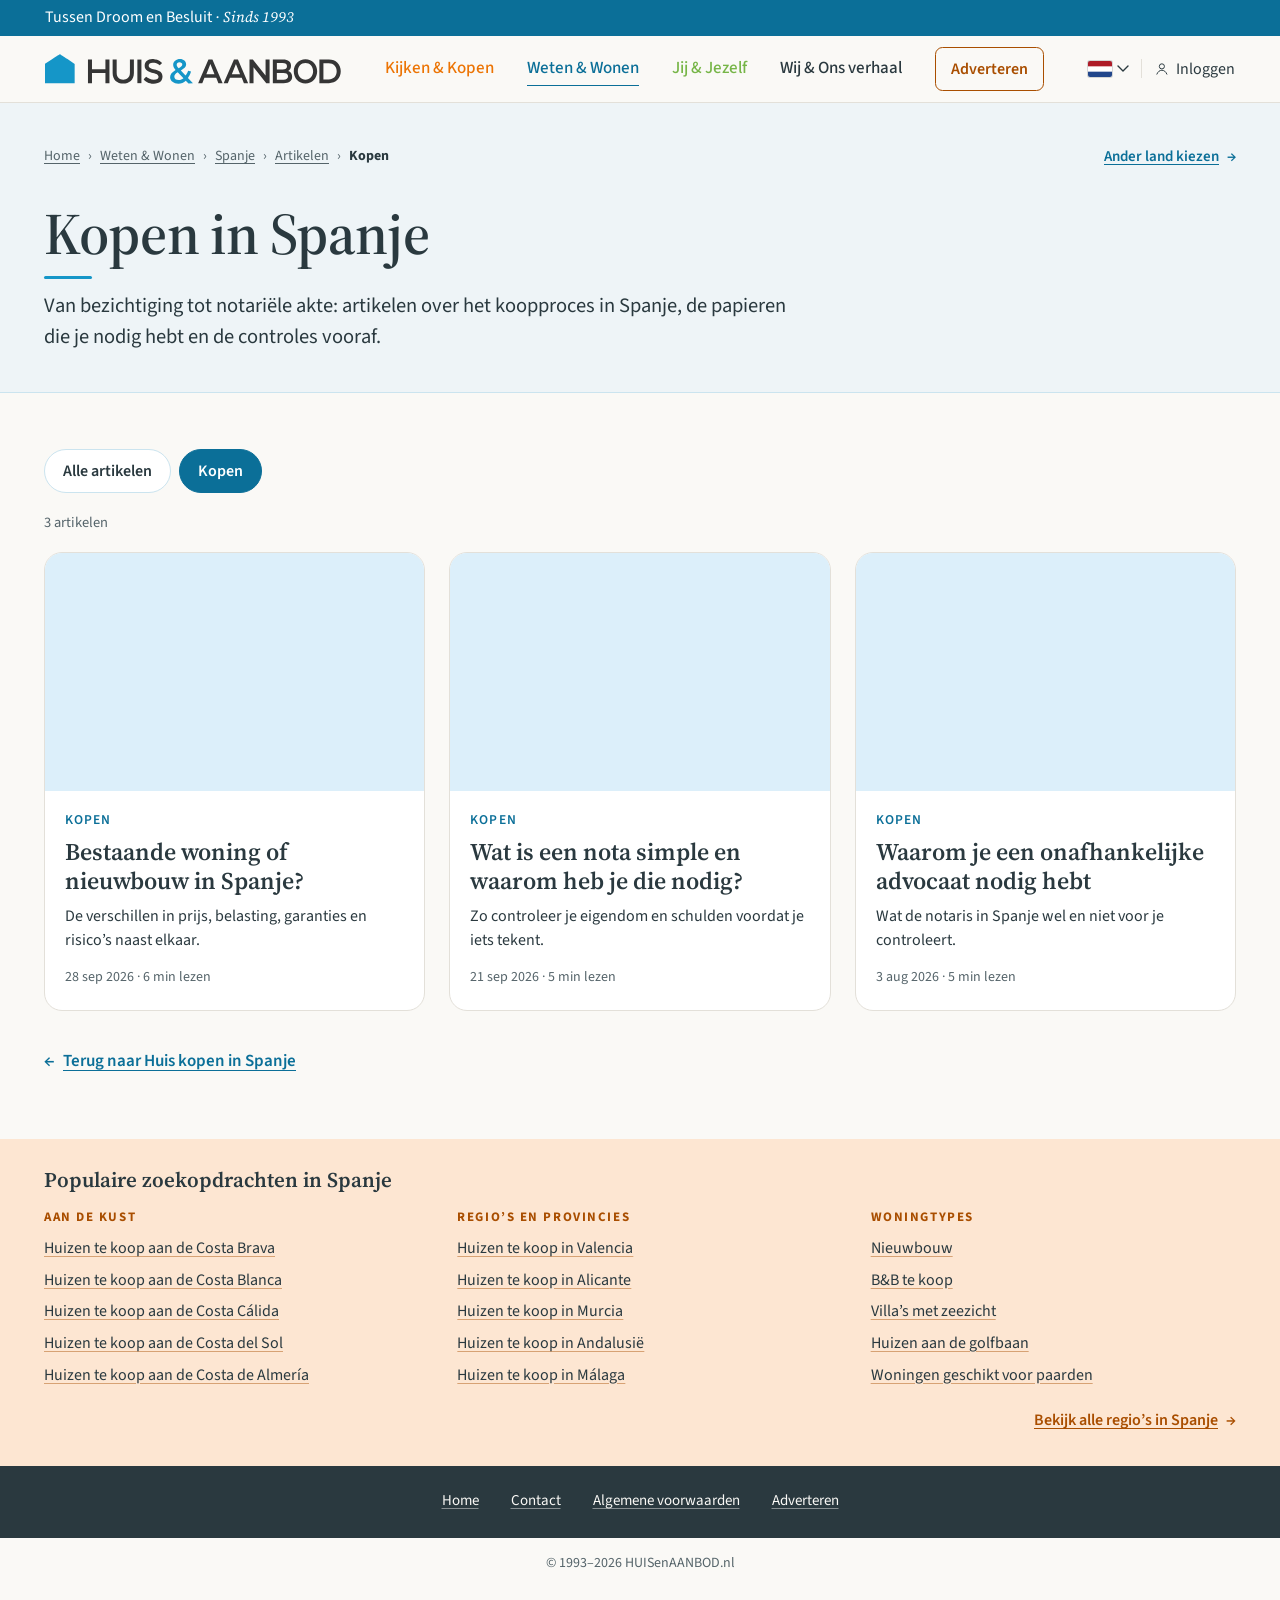
<file: kopen/kopen.html>
<!DOCTYPE html>
<html lang="nl" data-header="a">
<head>
  <meta charset="utf-8">
  <meta name="viewport" content="width=device-width, initial-scale=1">
  <title>Kopen in Spanje — HUISenAANBOD</title>
  <meta name="description" content="Van bezichtiging tot notariële akte: artikelen over het koopproces in Spanje, de papieren die je nodig hebt en de controles vooraf.">
  <meta name="robots" content="noindex">
  <link rel="icon" href="../assets/android-chrome-192x192.png">
  <link rel="preconnect" href="https://fonts.googleapis.com">
  <link rel="preconnect" href="https://fonts.gstatic.com" crossorigin>
  <link href="https://fonts.googleapis.com/css2?family=Source+Sans+3:wght@400;500;600;700&family=Source+Serif+4:ital,opsz,wght@0,8..60,400;0,8..60,600;1,8..60,400&display=swap" rel="stylesheet">
  <link rel="stylesheet" href="../css/tokens.css">
  <link rel="stylesheet" href="../css/style.css">
  <link rel="stylesheet" href="../css/magazine.css">
  <link rel="manifest" href="../manifest.json">
  <meta name="theme-color" content="#ec7630">
  <link rel="apple-touch-icon" href="../icons/apple-touch-icon.png">
</head>
<script>
  if ('serviceWorker' in navigator) {
    window.addEventListener('load', () => navigator.serviceWorker.register('/sw.js'));
  }
</script>
<body class="page-magazine" data-section="weten">

<!-- Same header as the landing page -->
<!-- Header variant A: bovenbalk -->
<div class="topbar"><p><span class="slogan-part">Tussen Droom en Besluit</span> <span class="slogan-part"><small>· Sinds 1993</small></span></p></div>

<header class="masthead">
  <div class="brand">
    <a class="wordmark" href="../index.html" aria-label="HUISenAANBOD.nl">
      <svg class="logo" xmlns="http://www.w3.org/2000/svg" viewBox="0 -1 1282 130" aria-hidden="true" focusable="false">
        <path fill="#353535" d="M279.3,23.1v51.1v51.1h-8.7h-8.7v-21.9V81.5H228h-24.4v21.9v21.9h-8.7h-8.7V74.2V23.1h8.7h8.7v21.1v21.1H228
	h33.8V44.2V23.1h8.7H279.3z"/>
        <path fill="#353535" d="M293.1,80.8V23.1h17.5v57c0,21,13.2,30.1,28.4,30.1c15.2,0,29-9.1,29-30.1v-57h17.2v57.7
	c0,29.8-20.7,46-46.4,46C313,126.8,293.1,110.6,293.1,80.8z"/>
        <path fill="#353535" d="M400.3,23.1h17.5v102.3h-17.5V23.1z"/>
        <path fill="#353535" d="M427.7,108l10.5-10.1c7.5,6.6,21.4,13.1,32.9,13.1c14.7,0,20.9-5.7,20.9-13.3c0-22.1-58-10.5-60-45.6
	c-1.1-20.6,16.6-34.6,41.9-30.5c11.2,1.8,18.2,1.8,33.6,16.3l-10.2,10c-8.5-5.4-15.5-9.1-23.5-10.5c-14.3-2.6-25.8,2.4-24.4,13.9
	c2.6,21.6,60.9,7.6,59.8,45.2c-0.6,19.7-11.8,29.3-37.8,31.1C453.8,128.7,430.9,117.2,427.7,108z"/>
        <path fill="#1596C8" d="M621.8,127L610,114.6c-8.5,7.9-19.5,13.2-31.9,13.2c-19.9,0-36-11.7-36-27.8c0-12.7,8.4-22.1,23.8-31.4
	c-7.7-8.3-10.5-15.1-10.5-22.5c0-14.3,13.2-25.1,29.7-25.1c15.2,0,26.5,10,26.5,23.8c0,10.5-9.4,17.8-22.9,26.1l20.3,21
	c4.9-5.2,8.8-14,11.2-20.5l12.7,3.8c-4.3,14.8-9.3,22.2-13.5,27.6l21.7,23.3L621.8,127z M600,104.2l-24.9-25.9
	c-10.9,6.6-14.7,12-14.7,19.3c0,8.5,7.5,14.3,19.1,14.3C587.3,111.9,594.2,109.3,600,104.2z M570.7,45.7c0,4.5,1.8,7.9,8.5,15.2
	c10.9-6.4,15.7-10.6,15.7-16.2c0-5.8-5.2-9.9-12.2-9.9C575.1,34.9,570.7,39.5,570.7,45.7z"/>
        <path fill="#353535" d="M742,101.7h-51.1l-9.3,23.7h-18l44.7-102.3h17.2l44.2,102.3h-18.3L742,101.7z M734.5,86.8l-17.8-44.7
	l-17.6,44.7H734.5z"/>
        <path fill="#353535" d="M973.2,23.1v102.3h-14.4l-55.2-69.3v69.3h-17.4V23.1h14.4l55.2,69.3V23.1H973.2z"/>
        <path fill="#353535" d="M1071,97.6c0,17.5-12.7,27.8-36.9,27.8h-46.8V23.1h44.1c22.6,0,34.7,10.4,34.7,26.6
	c0,10.5-4.8,18.3-12.1,22.5C1064.1,75.7,1071,84.3,1071,97.6z M1004.8,38v28.2h24.8c12.1,0,19-4.7,19-14c0-9.5-6.9-14.2-19-14.2
	H1004.8z M1053.3,95.7c0-10.2-7.1-14.8-20.3-14.8h-28.3v29.5h28.3C1046.2,110.5,1053.3,105.9,1053.3,95.7z"/>
        <path fill="#353535" d="M1078,74.2c0-30.2,21.5-52.6,50.7-52.6s50.7,22.2,50.7,52.6s-21.5,52.6-50.7,52.6S1078,104.5,1078,74.2z
	 M1161.8,74.2c0-20.9-14.1-35.9-33.1-35.9s-33.1,15.1-33.1,35.9c0,20.9,14.1,35.9,33.1,35.9S1161.8,95.1,1161.8,74.2z"/>
        <path fill="#353535" d="M1189,23.1h41.2c30.5,0,51.4,20.5,51.4,51.1s-20.9,51.1-51.4,51.1H1189V23.1z M1229.4,109.3
	c21,0,34.6-13.9,34.6-35.1c0-21.2-13.6-35.1-34.6-35.1h-22.9v70.1H1229.4z"/>
        <path id="huis-en-ampersand_2_" fill="#1596C8" d="M0,83.4V41.3l15.3-10C57.3,3.9,64.2-0.4,65.3,0c0.6,0.3,15.1,9.8,32.2,21.2
	l31,20.7v41.7v41.7l-64.3,0.1L0,125.6V83.4z"/>
        <path fill="#353535" d="M852.6,101.8h-51.1l-9.3,23.7h-18l44.7-102.3h17.2l44.2,102.3H862L852.6,101.8z M845.1,86.9l-17.8-44.7
	l-17.6,44.7H845.1z"/>
      </svg>
    </a>
  </div>

  <button class="navtoggle" id="navtoggle" type="button" aria-expanded="false" aria-controls="mainnav">Menu</button>

  <nav class="mainnav" id="mainnav" aria-label="Hoofdmenu">
    <a class="kijken" href="https://huisenaanbod.nl">Kijken &amp; Kopen</a>
    <a class="weten" href="../weten_en_wonen/spanje.html" aria-current="page">Weten &amp; Wonen</a>
    <a class="jezelf" href="../jij_en_jezelf/in_progress.html">Jij &amp; Jezelf</a>
    <a href="../wij_en_ons_verhaal/start.html">Wij &amp; Ons verhaal</a>
    <a class="Adverteren" href="https://www.huisenaanbod.nl/nl/Adverteren_bij_HUISenAANBOD/">Adverteren</a>
  </nav>

  <div class="account">
    <div class="langpick">
      <button class="lang" id="langbutton" aria-haspopup="true" aria-expanded="false" aria-controls="langmenu" aria-label="Taal wijzigen, huidige taal Nederlands"><span class="lang-current"><svg class="flag" viewBox="0 0 3 2" aria-hidden="true"><rect width="3" height="2" fill="#21468B"/><rect width="3" height="1.333" fill="#fff"/><rect width="3" height=".667" fill="#AE1C28"/></svg></span>
        <svg class="chev" width="12" height="7" viewBox="0 0 12 7" fill="none" aria-hidden="true">
          <path d="M1 1 L6 6 L11 1" stroke="currentColor" stroke-width="1.4" stroke-linecap="round" stroke-linejoin="round"/>
        </svg>
      </button>
      <ul class="langmenu" id="langmenu" role="menu" aria-labelledby="langbutton" hidden>
        <li role="none"><a role="menuitem" href="" hreflang="nl" lang="nl" aria-current="true"><span class="lang-name">Nederlands</span><svg class="flag" viewBox="0 0 3 2" aria-hidden="true"><rect width="3" height="2" fill="#21468B"/><rect width="3" height="1.333" fill="#fff"/><rect width="3" height=".667" fill="#AE1C28"/></svg></a></li>
        <li role="none"><a role="menuitem" href="" hreflang="en" lang="en"><span class="lang-name">English</span><svg class="flag" viewBox="0 0 3 2" aria-hidden="true"><rect width="3" height="2" fill="#012169"/><path d="M0 0L3 2M3 0L0 2" stroke="#fff" stroke-width=".4"/><path d="M0 0L3 2M3 0L0 2" stroke="#C8102E" stroke-width=".16"/><path d="M1.5 0V2M0 1H3" stroke="#fff" stroke-width=".6"/><path d="M1.5 0V2M0 1H3" stroke="#C8102E" stroke-width=".36"/></svg></a></li>
        <li role="none"><a role="menuitem" href="" hreflang="de" lang="de"><span class="lang-name">Deutsch</span><svg class="flag" viewBox="0 0 3 2" aria-hidden="true"><rect width="3" height="2" fill="#FFCE00"/><rect width="3" height="1.333" fill="#DD0000"/><rect width="3" height=".667" fill="#000"/></svg></a></li>
        <li role="none"><a role="menuitem" href="" hreflang="fr" lang="fr"><span class="lang-name">Français</span><svg class="flag" viewBox="0 0 3 2" aria-hidden="true"><rect width="3" height="2" fill="#ED2939"/><rect width="2" height="2" fill="#fff"/><rect width="1" height="2" fill="#002654"/></svg></a></li>
        <li role="none"><a role="menuitem" href="" hreflang="es" lang="es"><span class="lang-name">Español</span><svg class="flag" viewBox="0 0 3 2" aria-hidden="true"><rect width="3" height="2" fill="#AA151B"/><rect y=".5" width="3" height="1" fill="#F1BF00"/></svg></a></li>
      </ul>
    </div>
    <div class="account-rule"></div>
    <a class="signin" href="" aria-label="Inloggen">
      <svg viewBox="0 0 24 24" fill="none" aria-hidden="true">
        <circle cx="12" cy="8.2" r="3.9" stroke="currentColor" stroke-width="1.5"/>
        <path d="M4.4 20c1.5-3.9 4.4-5.9 7.6-5.9s6.1 2 7.6 5.9" stroke="currentColor" stroke-width="1.5" stroke-linecap="round"/>
      </svg>
      <span class="signin-label">Inloggen</span>
    </a>
  </div>
</header>


<main class="mag" id="magazine">

  <section class="mag-intro mag-intro-sub">
    <div class="mag-wrap">
      <div class="intro-top">
        <nav class="crumbs" aria-label="Kruimelpad">
          <a href="../index.html">Home</a><span aria-hidden="true">›</span>
          <a href="../weten_en_wonen/spanje.html">Weten &amp; Wonen</a><span aria-hidden="true">›</span>
          <a href="../weten_en_wonen/spanje.html">Spanje</a><span aria-hidden="true">›</span>
          <a href="../artikelen/artikelen.html">Artikelen</a><span aria-hidden="true">›</span>
          <span aria-current="page">Kopen</span>
        </nav>
        <a class="switch-country" href="../index.html"><span class="switch-text">Ander land kiezen</span> <span aria-hidden="true">→</span></a>
      </div>
      <div class="intro-text">
        <p class="slogan-b"><span class="slogan-part">Tussen Droom en Besluit</span> <span class="slogan-part"><small>· Sinds 1993</small></span></p>
        <h1>Kopen in Spanje</h1>
        <span class="blue-rule" aria-hidden="true"></span>
        <p class="intro-lead">Van bezichtiging tot notariële akte: artikelen over het koopproces in Spanje, de papieren die je nodig hebt en de controles vooraf.</p>
      </div>
    </div>
  </section>

  <section class="mag-section" aria-labelledby="topicsLabel">
    <div class="mag-wrap">
      <nav class="topics" aria-labelledby="topicsLabel">
        <p class="topics-label visually-hidden" id="topicsLabel">Kies een onderwerp</p>
        <ul>
          <li><a href="../artikelen/artikelen.html">Alle artikelen</a></li>
          <li><a href="../kopen/kopen.html" aria-current="page">Kopen</a></li>
          <!-- <li><a href="kosten-en-belasting.html">Kosten &amp; belasting</a></li> -->
          <!-- <li><a href="financieren.html">Financieren</a></li> -->
          <!-- <li><a href="wonen-en-emigreren.html">Wonen &amp; emigreren</a></li> -->
          <!-- <li><a href="overwinteren.html">Overwinteren</a></li> -->
          <!-- <li><a href="verhuren.html">Verhuren</a></li> -->
        </ul>
      </nav>
      <p class="count">3 artikelen</p>
      <div class="grid">
        <a class="card" href="../artikelen/artikel.html"><div class="thumb" style="background-image:url('https://images.unsplash.com/photo-1473116763249-2faaef81ccda?auto=format&fit=crop&w=900&q=80')"></div><div class="card-body"><span class="card-cat">Kopen</span><h3>Bestaande woning of nieuwbouw in Spanje?</h3><p>De verschillen in prijs, belasting, garanties en risico’s naast elkaar.</p><span class="card-meta">28 sep 2026 · 6 min lezen</span></div></a>
        <a class="card" href="../artikelen/artikel.html"><div class="thumb" style="background-image:url('https://images.unsplash.com/photo-1473116763249-2faaef81ccda?auto=format&fit=crop&w=900&q=80')"></div><div class="card-body"><span class="card-cat">Kopen</span><h3>Wat is een nota simple en waarom heb je die nodig?</h3><p>Zo controleer je eigendom en schulden voordat je iets tekent.</p><span class="card-meta">21 sep 2026 · 5 min lezen</span></div></a>
        <a class="card" href="../artikelen/artikel.html"><div class="thumb" style="background-image:url('https://images.unsplash.com/photo-1473116763249-2faaef81ccda?auto=format&fit=crop&w=900&q=80')"></div><div class="card-body"><span class="card-cat">Kopen</span><h3>Waarom je een onafhankelijke advocaat nodig hebt</h3><p>Wat de notaris in Spanje wel en niet voor je controleert.</p><span class="card-meta">3 aug 2026 · 5 min lezen</span></div></a>
      </div>
      <p class="back-link"><a href="../weten_en_wonen/spanje.html"><span aria-hidden="true">←</span> <span class="link-text">Terug naar Huis kopen in Spanje</span></a></p>
    </div>
  </section>

  <!-- Populaire zoekopdrachten: compacte linkbalk boven de footer -->
  <section class="popular" aria-labelledby="popularTitle">
    <div class="mag-wrap">
      <h2 id="popularTitle">Populaire zoekopdrachten in Spanje</h2>
      <div class="popular-cols">
        <div>
          <h3>Aan de kust</h3>
          <ul>
            <li><a href="https://www.huisenaanbod.nl/index.php?p=search&amp;sLand=Spanje&amp;sProv=Cataluna&amp;loc=ES:CATGBR;">Huizen te koop aan de Costa Brava</a></li>
            <li><a href="https://www.huisenaanbod.nl/index.php?p=search&amp;sLand=Spanje&amp;sProv=Costa%20Blanca&amp;loc=ES:CVACBL;">Huizen te koop aan de Costa Blanca</a></li>
            <li><a href="https://www.huisenaanbod.nl/index.php?p=search&amp;sLand=Spanje&amp;sProv=Costa%20Calida%20(Murcia)&amp;loc=ES:MURCCA;">Huizen te koop aan de Costa Cálida</a></li>
            <li><a href="https://www.huisenaanbod.nl/index.php?p=search&amp;sLand=Spanje&amp;sProv=Costa%20del%20Sol&amp;loc=ES:ANDCSO;">Huizen te koop aan de Costa del Sol</a></li>
            <li><a href="https://www.huisenaanbod.nl/index.php?p=search&amp;sLand=Spanje&amp;sProv=Costa%20de%20Almeria&amp;loc=ES:ANDCAL;">Huizen te koop aan de Costa de Almería</a></li>
          </ul>
        </div>
        <div>
          <h3>Regio’s en provincies</h3>
          <ul>
            <li><a href="https://www.huisenaanbod.nl/index.php?p=search&amp;sLand=Spanje&amp;sProv=Com.%20Valencia&amp;loc=ES:CVA:::;">Huizen te koop in Valencia</a></li>
            <li><a href="https://www.huisenaanbod.nl/index.php?p=search&amp;sLand=Spanje&amp;sProv=Valencia&amp;loc=ES:CVAABL;">Huizen te koop in Alicante</a></li>
            <li><a href="https://www.huisenaanbod.nl/index.php?p=search&amp;sLand=Spanje&amp;sProv=Murcia&amp;loc=ES:MUR:::;">Huizen te koop in Murcia</a></li>
            <li><a href="https://www.huisenaanbod.nl/index.php?p=search&amp;sLand=Spanje&amp;sProv=Andalusie&amp;loc=ES:AND:::;">Huizen te koop in Andalusië</a></li>
            <li><a href="https://www.huisenaanbod.nl/index.php?p=search&amp;sLand=Spanje&amp;sProv=Andalusie&amp;loc=ES:ANDMSO;">Huizen te koop in Málaga</a></li>
          </ul>
        </div>
        <div>
          <h3>Woningtypes</h3>
          <ul>
            <li><a href="#">Nieuwbouw</a></li>
            <li><a href="#">B&amp;B te koop</a></li>
            <li><a href="#">Villa’s met zeezicht</a></li>
            <li><a href="#">Huizen aan de golfbaan</a></li>
            <li><a href="#">Woningen geschikt voor paarden</a></li>
          </ul>
        </div>
        <a class="popular-all" href="https://www.huisenaanbod.nl/nl/Huizen-in-Spanje-te-koop/"><span class="link-text">Bekijk alle regio’s in Spanje</span> <span aria-hidden="true">→</span></a>
      </div>
    </div>
  </section>

</main>

<footer class="site-footer">
  <div class="footer-inner">
    <nav class="footer-nav" aria-label="Footer">
      <a href="../index.html">Home</a>
      <a href="https://www.huisenaanbod.nl/nl/contact">Contact</a>
      <a href="https://www.huisenaanbod.nl/nl/algemene_voorwaarden/">Algemene voorwaarden</a>
      <a href="https://www.huisenaanbod.nl/nl/Adverteren_bij_HUISenAANBOD/">Adverteren</a>
    </nav>
  </div>
  <p class="footer-copy">© 1993–2026 HUISenAANBOD.nl</p>
</footer>

<script src="../js/app.js"></script>
</body>
</html>
</file>
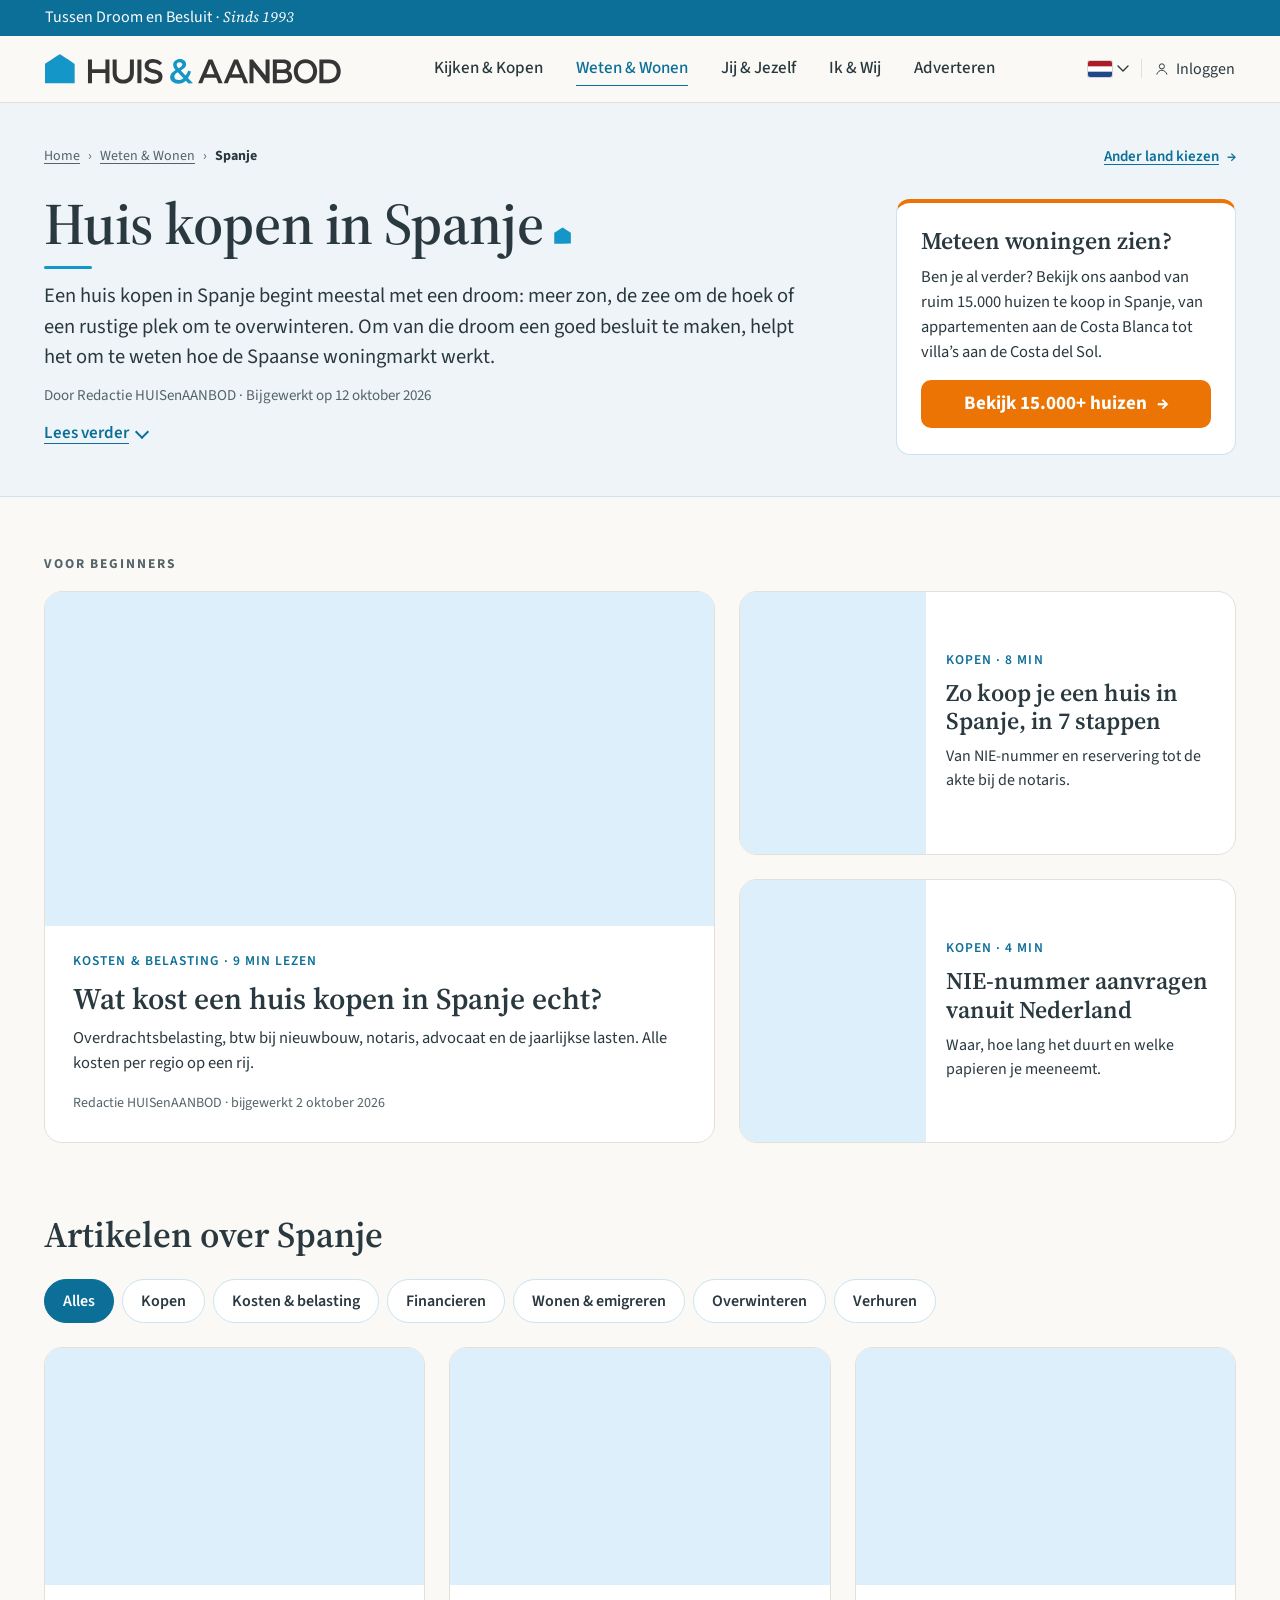
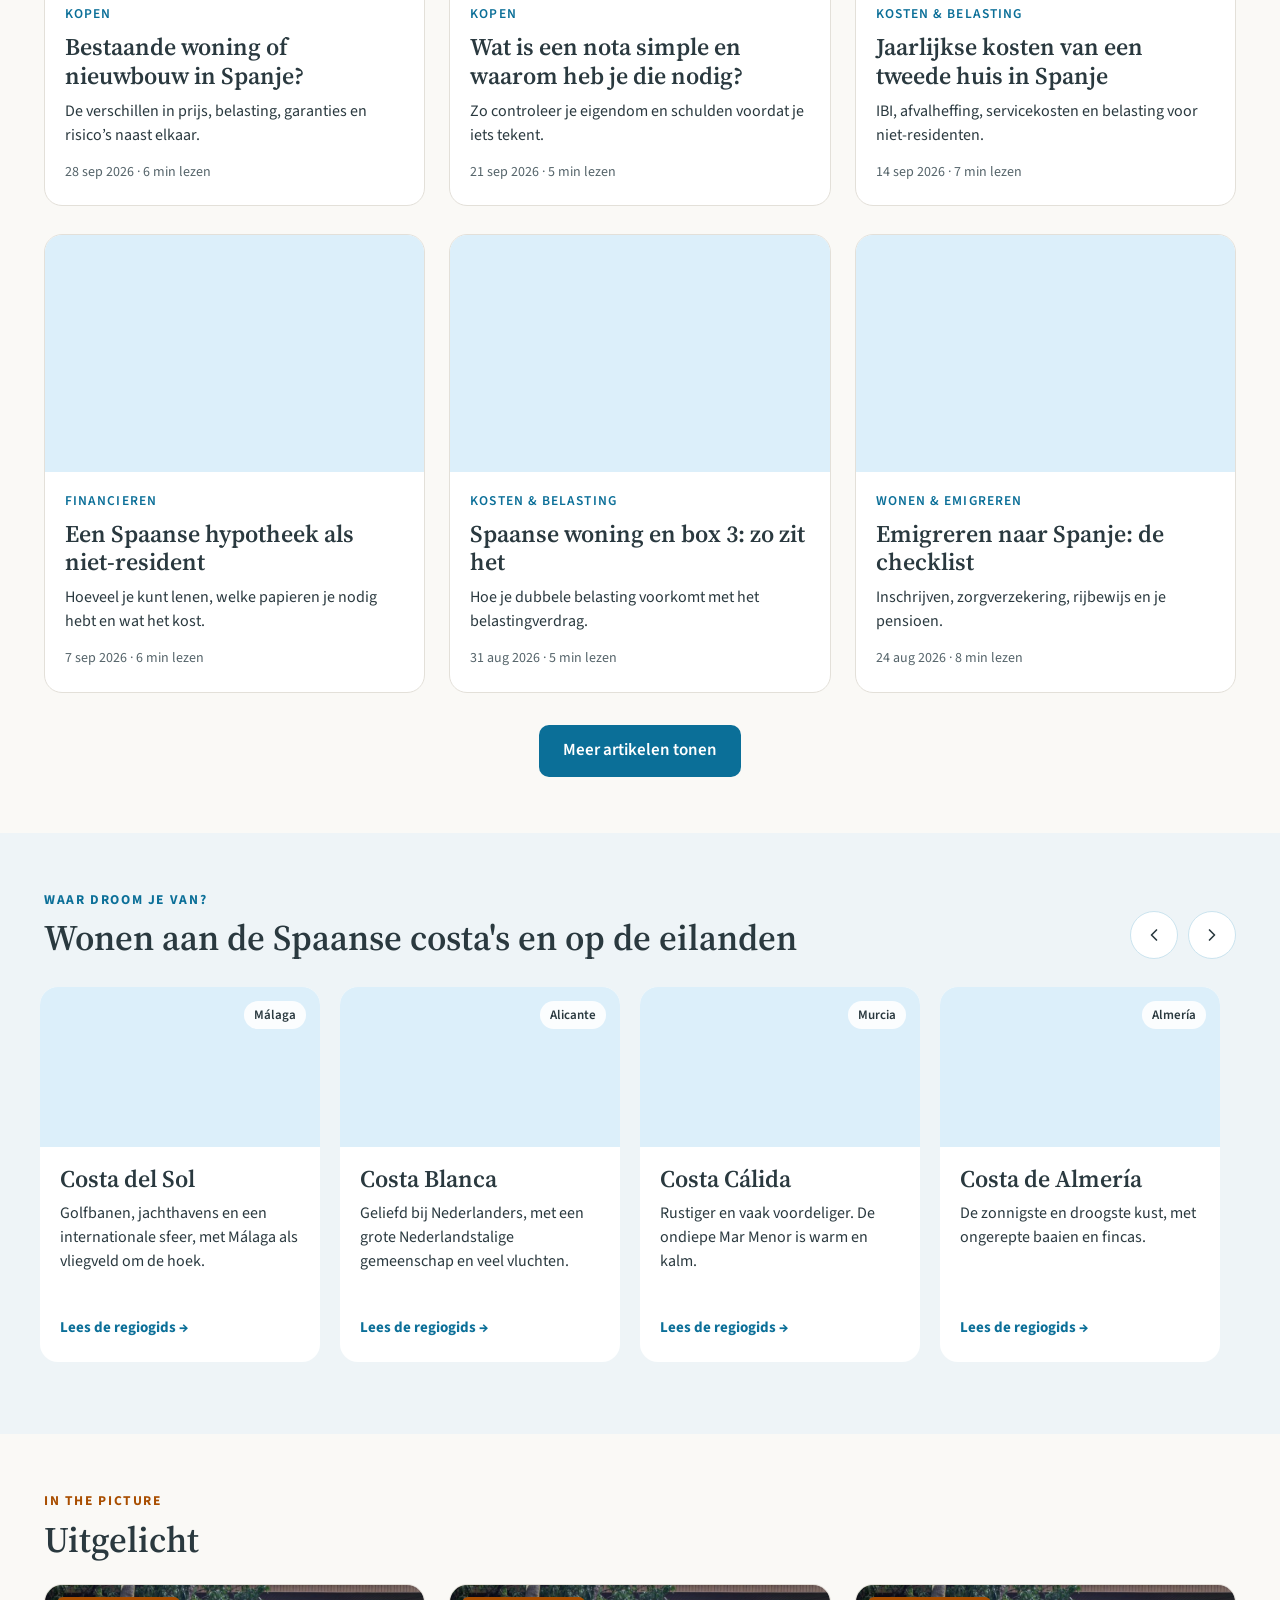
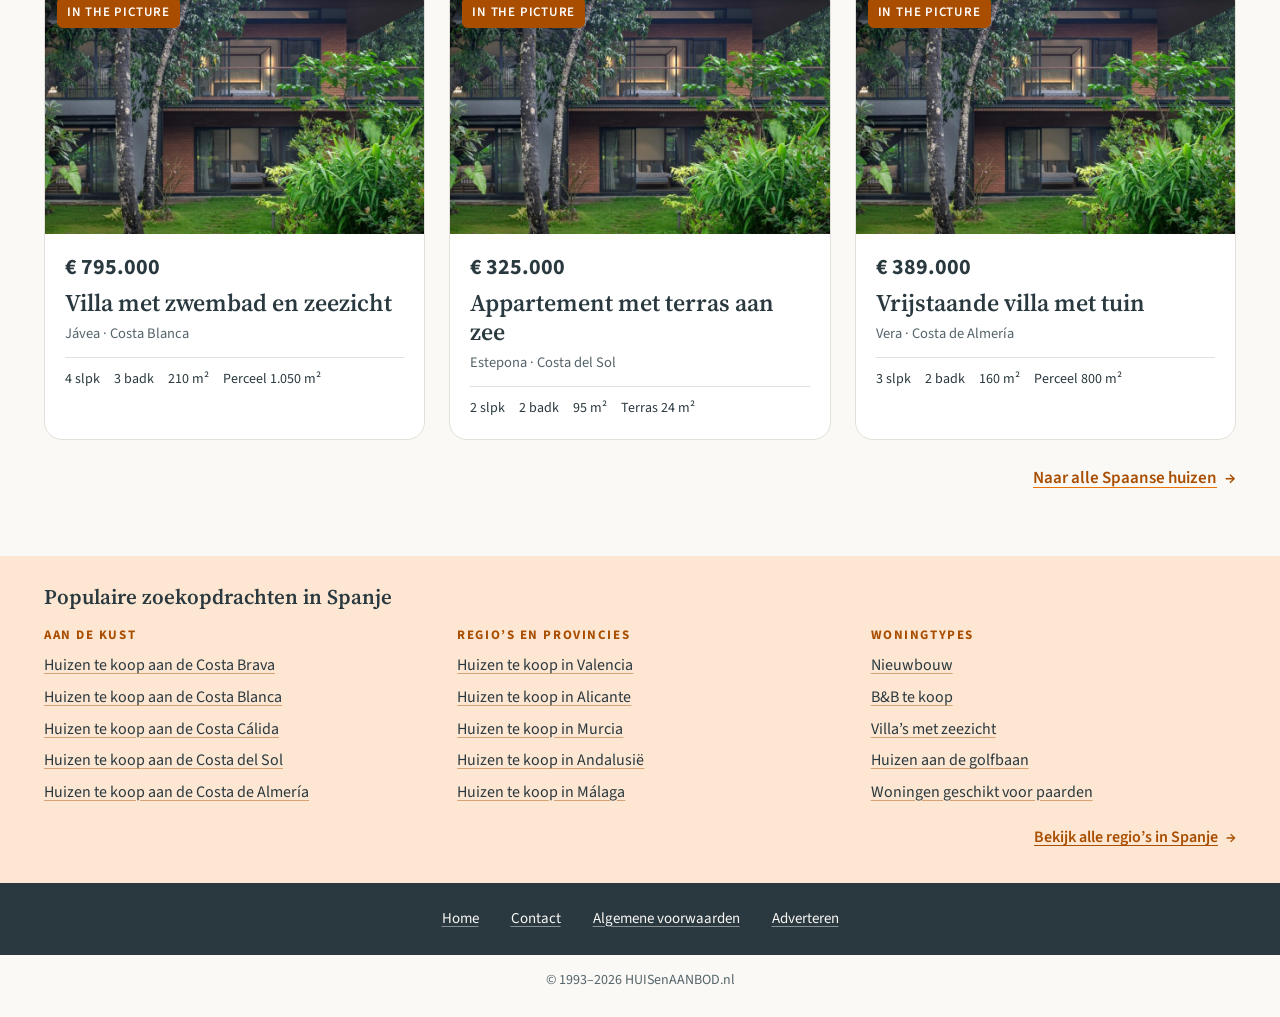
<file: magazine/spanje.html>
<!DOCTYPE html>
<html lang="nl" data-header="a">
<head>
    <meta charset="utf-8">
    <meta name="viewport" content="width=device-width, initial-scale=1">
    <title>Huis kopen in Spanje — HUISenAANBOD Magazine</title>
    <meta name="description" content="Alles over een huis kopen in Spanje: kosten, het koopproces, de NIE, financiering en de Spaanse costa's. Artikelen en gidsen van HUISenAANBOD.">
    <link rel="icon" href="../assets/icon.jpeg">
    <script>/* prototype: headervariant A/B vóór het tekenen toepassen */try{var h=new URLSearchParams(location.search).get('header')||localStorage.getItem('ha-header');if(h==='a'||h==='b')document.documentElement.setAttribute('data-header',h);}catch(e){}</script>
    <link rel="preconnect" href="https://fonts.googleapis.com">
    <link rel="preconnect" href="https://fonts.gstatic.com" crossorigin>
    <link href="https://fonts.googleapis.com/css2?family=Source+Sans+3:wght@400;500;600;700&family=Source+Serif+4:ital,opsz,wght@0,8..60,400;0,8..60,600;1,8..60,400&display=swap" rel="stylesheet">
    <link rel="stylesheet" href="../css/tokens.css">
    <link rel="stylesheet" href="../css/style.css">
    <link rel="stylesheet" href="../css/magazine.css">
    <link rel="manifest" href="../manifest.json">
    <meta name="theme-color" content="#ec7630">
    <link rel="apple-touch-icon" href="../icons/apple-touch-icon.png">
</head>

<script>
    if ('serviceWorker' in navigator) {
        window.addEventListener('load', () => navigator.serviceWorker.register('/sw.js'));
    }
</script>

<body class="page-magazine" data-section="weten">

<!-- Same header as the landing page -->
<!-- Header variant A: bovenbalk -->
<div class="topbar"><p><span class="slogan-part">Tussen Droom en Besluit </span> <span class="slogan-part"><small> · Sinds 1993</small></span></p></div>

<header class="masthead">
    <div class="brand">
        <a class="wordmark" href="../index.html" aria-label="HUISenAANBOD.nl">
            <svg class="logo" xmlns="http://www.w3.org/2000/svg" viewBox="0 -1 1282 130" aria-hidden="true" focusable="false">
<defs>
</defs>
    <path fill="#353535" d="M279.3,23.1v51.1v51.1h-8.7h-8.7v-21.9V81.5H228h-24.4v21.9v21.9h-8.7h-8.7V74.2V23.1h8.7h8.7v21.1v21.1H228
	h33.8V44.2V23.1h8.7H279.3z"/>
    <path fill="#353535" d="M293.1,80.8V23.1h17.5v57c0,21,13.2,30.1,28.4,30.1c15.2,0,29-9.1,29-30.1v-57h17.2v57.7
	c0,29.8-20.7,46-46.4,46C313,126.8,293.1,110.6,293.1,80.8z"/>
    <path fill="#353535" d="M400.3,23.1h17.5v102.3h-17.5V23.1z"/>
    <path fill="#353535" d="M427.7,108l10.5-10.1c7.5,6.6,21.4,13.1,32.9,13.1c14.7,0,20.9-5.7,20.9-13.3c0-22.1-58-10.5-60-45.6
	c-1.1-20.6,16.6-34.6,41.9-30.5c11.2,1.8,18.2,1.8,33.6,16.3l-10.2,10c-8.5-5.4-15.5-9.1-23.5-10.5c-14.3-2.6-25.8,2.4-24.4,13.9
	c2.6,21.6,60.9,7.6,59.8,45.2c-0.6,19.7-11.8,29.3-37.8,31.1C453.8,128.7,430.9,117.2,427.7,108z"/>
    <path fill="#1596C8" d="M621.8,127L610,114.6c-8.5,7.9-19.5,13.2-31.9,13.2c-19.9,0-36-11.7-36-27.8c0-12.7,8.4-22.1,23.8-31.4
	c-7.7-8.3-10.5-15.1-10.5-22.5c0-14.3,13.2-25.1,29.7-25.1c15.2,0,26.5,10,26.5,23.8c0,10.5-9.4,17.8-22.9,26.1l20.3,21
	c4.9-5.2,8.8-14,11.2-20.5l12.7,3.8c-4.3,14.8-9.3,22.2-13.5,27.6l21.7,23.3L621.8,127z M600,104.2l-24.9-25.9
	c-10.9,6.6-14.7,12-14.7,19.3c0,8.5,7.5,14.3,19.1,14.3C587.3,111.9,594.2,109.3,600,104.2z M570.7,45.7c0,4.5,1.8,7.9,8.5,15.2
	c10.9-6.4,15.7-10.6,15.7-16.2c0-5.8-5.2-9.9-12.2-9.9C575.1,34.9,570.7,39.5,570.7,45.7z"/>
    <path fill="#353535" d="M742,101.7h-51.1l-9.3,23.7h-18l44.7-102.3h17.2l44.2,102.3h-18.3L742,101.7z M734.5,86.8l-17.8-44.7
	l-17.6,44.7H734.5z"/>
    <path fill="#353535" d="M973.2,23.1v102.3h-14.4l-55.2-69.3v69.3h-17.4V23.1h14.4l55.2,69.3V23.1H973.2z"/>
    <path fill="#353535" d="M1071,97.6c0,17.5-12.7,27.8-36.9,27.8h-46.8V23.1h44.1c22.6,0,34.7,10.4,34.7,26.6
	c0,10.5-4.8,18.3-12.1,22.5C1064.1,75.7,1071,84.3,1071,97.6z M1004.8,38v28.2h24.8c12.1,0,19-4.7,19-14c0-9.5-6.9-14.2-19-14.2
	H1004.8z M1053.3,95.7c0-10.2-7.1-14.8-20.3-14.8h-28.3v29.5h28.3C1046.2,110.5,1053.3,105.9,1053.3,95.7z"/>
    <path fill="#353535" d="M1078,74.2c0-30.2,21.5-52.6,50.7-52.6s50.7,22.2,50.7,52.6s-21.5,52.6-50.7,52.6S1078,104.5,1078,74.2z
	 M1161.8,74.2c0-20.9-14.1-35.9-33.1-35.9s-33.1,15.1-33.1,35.9c0,20.9,14.1,35.9,33.1,35.9S1161.8,95.1,1161.8,74.2z"/>
     <path fill="#353535" d="M1189,23.1h41.2c30.5,0,51.4,20.5,51.4,51.1s-20.9,51.1-51.4,51.1H1189V23.1z M1229.4,109.3
	c21,0,34.6-13.9,34.6-35.1c0-21.2-13.6-35.1-34.6-35.1h-22.9v70.1H1229.4z"/>
    <path id="huis-en-ampersand_2_" fill="#1596C8" d="M0,83.4V41.3l15.3-10C57.3,3.9,64.2-0.4,65.3,0c0.6,0.3,15.1,9.8,32.2,21.2
	l31,20.7v41.7v41.7l-64.3,0.1L0,125.6V83.4z"/>
    <path fill="#353535" d="M852.6,101.8h-51.1l-9.3,23.7h-18l44.7-102.3h17.2l44.2,102.3H862L852.6,101.8z M845.1,86.9l-17.8-44.7
	l-17.6,44.7H845.1z"/>
</svg></a>
    </div>

    <button class="navtoggle" id="navtoggle" type="button" aria-expanded="false" aria-controls="mainnav">Menu</button>

    <nav class="mainnav" id="mainnav" aria-label="Hoofdmenu">
        <a href="https://huisenaanbod.nl">Kijken &amp; Kopen</a>
        <a href="spanje.html" aria-current="page">Weten &amp; Wonen</a>
        <a href="">Jij &amp; Jezelf</a>
        <a href="">Ik &amp; Wij</a>
        <a href="https://www.huisenaanbod.nl/nl/Adverteren_bij_HUISenAANBOD/">Adverteren</a>
    </nav>

    <div class="account">
        <div class="langpick">
            <button class="lang" id="langbutton" aria-haspopup="true" aria-expanded="false" aria-controls="langmenu" aria-label="Taal wijzigen, huidige taal Nederlands"><span class="lang-current"><svg class="flag" viewBox="0 0 3 2" aria-hidden="true"><rect width="3" height="2" fill="#21468B"/><rect width="3" height="1.333" fill="#fff"/><rect width="3" height=".667" fill="#AE1C28"/></svg></span>
                <svg class="chev" width="12" height="7" viewBox="0 0 12 7" fill="none" aria-hidden="true">
                    <path d="M1 1 L6 6 L11 1" stroke="currentColor" stroke-width="1.4" stroke-linecap="round" stroke-linejoin="round"/>
                </svg>
            </button>
            <ul class="langmenu" id="langmenu" role="menu" aria-labelledby="langbutton" hidden>
                <li role="none"><a role="menuitem" href="" hreflang="nl" lang="nl" aria-current="true"><span class="lang-name">Nederlands</span><svg class="flag" viewBox="0 0 3 2" aria-hidden="true"><rect width="3" height="2" fill="#21468B"/><rect width="3" height="1.333" fill="#fff"/><rect width="3" height=".667" fill="#AE1C28"/></svg></a></li>
                <li role="none"><a role="menuitem" href="" hreflang="en" lang="en"><span class="lang-name">English</span><svg class="flag" viewBox="0 0 3 2" aria-hidden="true"><rect width="3" height="2" fill="#012169"/><path d="M0 0L3 2M3 0L0 2" stroke="#fff" stroke-width=".4"/><path d="M0 0L3 2M3 0L0 2" stroke="#C8102E" stroke-width=".16"/><path d="M1.5 0V2M0 1H3" stroke="#fff" stroke-width=".6"/><path d="M1.5 0V2M0 1H3" stroke="#C8102E" stroke-width=".36"/></svg></a></li>
                <li role="none"><a role="menuitem" href="" hreflang="de" lang="de"><span class="lang-name">Deutsch</span><svg class="flag" viewBox="0 0 3 2" aria-hidden="true"><rect width="3" height="2" fill="#FFCE00"/><rect width="3" height="1.333" fill="#DD0000"/><rect width="3" height=".667" fill="#000"/></svg></a></li>
                <li role="none"><a role="menuitem" href="" hreflang="fr" lang="fr"><span class="lang-name">Français</span><svg class="flag" viewBox="0 0 3 2" aria-hidden="true"><rect width="3" height="2" fill="#ED2939"/><rect width="2" height="2" fill="#fff"/><rect width="1" height="2" fill="#002654"/></svg></a></li>
                <li role="none"><a role="menuitem" href="" hreflang="es" lang="es"><span class="lang-name">Español</span><svg class="flag" viewBox="0 0 3 2" aria-hidden="true"><rect width="3" height="2" fill="#AA151B"/><rect y=".5" width="3" height="1" fill="#F1BF00"/></svg></a></li>
            </ul>
        </div>
        <div class="account-rule"></div>
        <a class="signin" href="" aria-label="Inloggen">
            <svg viewBox="0 0 24 24" fill="none" aria-hidden="true">
                <circle cx="12" cy="8.2" r="3.9" stroke="currentColor" stroke-width="1.5"/>
                <path d="M4.4 20c1.5-3.9 4.4-5.9 7.6-5.9s6.1 2 7.6 5.9" stroke="currentColor" stroke-width="1.5" stroke-linecap="round"/>
            </svg>
            <span class="signin-label">Inloggen</span>
        </a>
    </div>
</header>


<main class="mag" id="magazine">

    <!-- Intro -->
    <section class="mag-intro">
        <div class="mag-wrap">
            <div class="intro-top">
                <nav class="crumbs" aria-label="Kruimelpad">
                    <a href="../index.html">Home</a><span aria-hidden="true">›</span>
                    <a href="spanje.html">Weten &amp; Wonen</a><span aria-hidden="true">›</span>
                    <span aria-current="page">Spanje</span>
                </nav>
                <a class="switch-country" href="../index.html"><span class="switch-text">Ander land kiezen</span> <span aria-hidden="true">→</span></a>
            </div>
            <div class="intro-row">
                <div class="intro-text">
                    <p class="slogan-b"><span class="slogan-part">Tussen Droom en Besluit</span> <span class="slogan-part"><small>· Sinds 1993</small></span></p>
                    <h1>Huis kopen in <span class="keep">Spanje<svg class="h1-mark" viewBox="376 267 136 134" aria-hidden="true"><path d="M 378 355.347 L 378 311.923 393.75 301.643 C 437.123 273.335 444.237 268.881 445.324 269.353 C 445.971 269.633 460.9 279.456 478.5 291.182 L 510.5 312.5 510.5 355.5 L 510.5 398.5 444.25 398.636 L 378 398.772 378 355.347 Z" fill="#1596C8"/></svg></span></h1>
                    <span class="blue-rule" aria-hidden="true"></span>
                    <p class="intro-lead">Een huis kopen in Spanje begint meestal met een droom: meer zon, de zee om de hoek of een rustige plek om te overwinteren. Om van die droom een goed besluit te maken, helpt het om te weten hoe de Spaanse woningmarkt werkt.</p>
                    <p class="byline">Door Redactie HUISenAANBOD · Bijgewerkt op 12 oktober 2026</p>
                </div>

                <aside class="intro-aside" aria-labelledby="asideTitle">
                    <p class="aside-label" id="asideTitle">Meteen woningen zien?</p>
                    <p class="aside-text">Ben je al verder? Bekijk ons aanbod van ruim 15.000 huizen te koop in Spanje, van appartementen aan de Costa Blanca tot villa’s aan de Costa del Sol.</p>
                    <a class="aside-btn" href="https://www.huisenaanbod.nl/nl/Huizen-in-Spanje-te-koop/">Bekijk 15.000+ huizen <span aria-hidden="true">→</span></a>
                </aside>

                <div class="intro-more">
                    <div class="more-text" id="meer-tekst">
                        <h2 id="wie-mag-kopen">Wie mag een huis kopen in Spanje?</h2>
                        <p>Als Nederlander mag je zonder beperkingen een woning in Spanje kopen. Je hebt wel een NIE-nummer nodig: het Spaanse identificatienummer voor buitenlanders. Zonder NIE kun je geen koopakte tekenen en geen Spaanse bankrekening openen. Vraag het daarom vroeg aan, via het Spaanse consulaat of een advocaat in Spanje.</p>
                        <h2 id="koopproces">Hoe verloopt de koop?</h2>
                        <p>Na een bezichtiging doe je een bod. Wordt dat geaccepteerd, dan volgt vaak een reserveringscontract met een kleine aanbetaling. Je advocaat controleert wie de eigenaar is, of er schulden op rusten en of de woning legaal is gebouwd. Daarna teken je het koopcontract, meestal met een aanbetaling van ongeveer tien procent. Bij de notaris teken je de akte en krijg je de sleutels. Reken op twee tot zes maanden en op 10 tot 14 procent kosten koper. In de artikelen hieronder lees je per onderwerp de details.</p>
                    </div>
                    <button class="readmore-btn" id="readMore" type="button" aria-expanded="true" aria-controls="meer-tekst" hidden>Minder tonen</button>
                </div>
            </div>
        </div>
    </section>

    <!-- Featured -->
    <section class="mag-section" aria-labelledby="featLabel" style="padding-bottom:16px">
        <div class="mag-wrap">
            <h2 class="feat-label" id="featLabel">Voor beginners</h2>  <!-- Nieuw hier? Lees eerst deze drie -->
            <div class="feat">
                <a class="card feat-main" href="../artikelen/artikel.html">
                    <div class="thumb" style="background-image:url('https://images.unsplash.com/photo-1473116763249-2faaef81ccda?auto=format&fit=crop&w=900&q=80')"></div>
                    <div class="card-body">
                        <span class="card-cat">Kosten &amp; belasting · 9 min lezen</span>
                        <h3>Wat kost een huis kopen in Spanje echt?</h3>
                        <p>Overdrachtsbelasting, btw bij nieuwbouw, notaris, advocaat en de jaarlijkse lasten. Alle kosten per regio op een rij.</p>
                        <span class="card-meta">Redactie HUISenAANBOD · bijgewerkt 2 oktober 2026</span>
                    </div>
                </a>
                <div class="feat-side">
                    <a class="card" href="../artikelen/artikel.html">
                        <div class="thumb" style="background-image:url('https://images.unsplash.com/photo-1473116763249-2faaef81ccda?auto=format&fit=crop&w=900&q=80')"></div>
                        <div class="card-body">
                            <span class="card-cat">Kopen · 8 min</span>
                            <h3>Zo koop je een huis in Spanje, in 7 stappen</h3>
                            <p>Van NIE-nummer en reservering tot de akte bij de notaris.</p>
                        </div>
                    </a>
                    <a class="card" href="../artikelen/artikel.html">
                        <div class="thumb" style="background-image:url('https://images.unsplash.com/photo-1473116763249-2faaef81ccda?auto=format&fit=crop&w=900&q=80')"></div>
                        <div class="card-body">
                            <span class="card-cat">Kopen · 4 min</span>
                            <h3>NIE-nummer aanvragen vanuit Nederland</h3>
                            <p>Waar, hoe lang het duurt en welke papieren je meeneemt.</p>
                        </div>
                    </a>
                </div>
            </div>
        </div>
    </section>

    <!-- Artikelen over Spanje: categorie-selector, 6 kaarten en een route naar het archief -->
    <section class="mag-section" aria-labelledby="allTitle">
        <div class="mag-wrap">
            <div class="section-head">
                <div><h2 class="section-title" id="allTitle">Artikelen over Spanje</h2></div>
            </div>
            <div class="filters" role="group" aria-label="Kies een onderwerp">
                <button class="filter" type="button" data-filter="Alles" aria-pressed="true">Alles</button>
                <button class="filter" type="button" data-filter="Kopen" aria-pressed="false">Kopen</button>
                <button class="filter" type="button" data-filter="Kosten &amp; belasting" aria-pressed="false">Kosten &amp; belasting</button>
                <button class="filter" type="button" data-filter="Financieren" aria-pressed="false">Financieren</button>
                <button class="filter" type="button" data-filter="Wonen &amp; emigreren" aria-pressed="false">Wonen &amp; emigreren</button>
                <button class="filter" type="button" data-filter="Overwinteren" aria-pressed="false">Overwinteren</button>
                <button class="filter" type="button" data-filter="Verhuren" aria-pressed="false">Verhuren</button>
            </div>
            <div class="grid">
                <a class="card" href="../artikelen/artikel.html" data-cat="Kopen"><div class="thumb" style="background-image:url('https://images.unsplash.com/photo-1473116763249-2faaef81ccda?auto=format&fit=crop&w=900&q=80')"></div><div class="card-body"><span class="card-cat">Kopen</span><h3>Bestaande woning of nieuwbouw in Spanje?</h3><p>De verschillen in prijs, belasting, garanties en risico’s naast elkaar.</p><span class="card-meta">28 sep 2026 · 6 min lezen</span></div></a>
                <a class="card" href="../artikelen/artikel.html" data-cat="Kopen"><div class="thumb" style="background-image:url('https://images.unsplash.com/photo-1473116763249-2faaef81ccda?auto=format&fit=crop&w=900&q=80')"></div><div class="card-body"><span class="card-cat">Kopen</span><h3>Wat is een nota simple en waarom heb je die nodig?</h3><p>Zo controleer je eigendom en schulden voordat je iets tekent.</p><span class="card-meta">21 sep 2026 · 5 min lezen</span></div></a>
                <a class="card" href="../artikelen/artikel.html" data-cat="Kosten &amp; belasting"><div class="thumb" style="background-image:url('https://images.unsplash.com/photo-1473116763249-2faaef81ccda?auto=format&fit=crop&w=900&q=80')"></div><div class="card-body"><span class="card-cat">Kosten &amp; belasting</span><h3>Jaarlijkse kosten van een tweede huis in Spanje</h3><p>IBI, afvalheffing, servicekosten en belasting voor niet-residenten.</p><span class="card-meta">14 sep 2026 · 7 min lezen</span></div></a>
                <a class="card" href="../artikelen/artikel.html" data-cat="Financieren"><div class="thumb" style="background-image:url('https://images.unsplash.com/photo-1473116763249-2faaef81ccda?auto=format&fit=crop&w=900&q=80')"></div><div class="card-body"><span class="card-cat">Financieren</span><h3>Een Spaanse hypotheek als niet-resident</h3><p>Hoeveel je kunt lenen, welke papieren je nodig hebt en wat het kost.</p><span class="card-meta">7 sep 2026 · 6 min lezen</span></div></a>
                <a class="card" href="../artikelen/artikel.html" data-cat="Kosten &amp; belasting"><div class="thumb" style="background-image:url('https://images.unsplash.com/photo-1473116763249-2faaef81ccda?auto=format&fit=crop&w=900&q=80')"></div><div class="card-body"><span class="card-cat">Kosten &amp; belasting</span><h3>Spaanse woning en box 3: zo zit het</h3><p>Hoe je dubbele belasting voorkomt met het belastingverdrag.</p><span class="card-meta">31 aug 2026 · 5 min lezen</span></div></a>
                <a class="card" href="../artikelen/artikel.html" data-cat="Wonen &amp; emigreren"><div class="thumb" style="background-image:url('https://images.unsplash.com/photo-1473116763249-2faaef81ccda?auto=format&fit=crop&w=900&q=80')"></div><div class="card-body"><span class="card-cat">Wonen &amp; emigreren</span><h3>Emigreren naar Spanje: de checklist</h3><p>Inschrijven, zorgverzekering, rijbewijs en je pensioen.</p><span class="card-meta">24 aug 2026 · 8 min lezen</span></div></a>
                <a class="card" href="../artikelen/artikel.html" data-cat="Overwinteren"><div class="thumb" style="background-image:url('https://images.unsplash.com/photo-1473116763249-2faaef81ccda?auto=format&fit=crop&w=900&q=80')"></div><div class="card-body"><span class="card-cat">Overwinteren</span><h3>De beste plekken om te overwinteren in Spanje</h3><p>Waar het in januari nog aangenaam warm is, en wat je daar betaalt.</p><span class="card-meta">17 aug 2026 · 4 min lezen</span></div></a>
                <a class="card" href="../artikelen/artikel.html" data-cat="Verhuren"><div class="thumb" style="background-image:url('https://images.unsplash.com/photo-1473116763249-2faaef81ccda?auto=format&fit=crop&w=900&q=80')"></div><div class="card-body"><span class="card-cat">Verhuren</span><h3>Je vakantiehuis verhuren: de toeristische licentie</h3><p>Welke vergunning je nodig hebt en waar de regels strenger worden.</p><span class="card-meta">10 aug 2026 · 6 min lezen</span></div></a>
                <a class="card" href="../artikelen/artikel.html" data-cat="Kopen"><div class="thumb" style="background-image:url('https://images.unsplash.com/photo-1473116763249-2faaef81ccda?auto=format&fit=crop&w=900&q=80')"></div><div class="card-body"><span class="card-cat">Kopen</span><h3>Waarom je een onafhankelijke advocaat nodig hebt</h3><p>Wat de notaris in Spanje wel en niet voor je controleert.</p><span class="card-meta">3 aug 2026 · 5 min lezen</span></div></a>
                <a class="card" href="../artikelen/artikel.html" data-cat="Wonen &amp; emigreren"><div class="thumb" style="background-image:url('https://images.unsplash.com/photo-1473116763249-2faaef81ccda?auto=format&fit=crop&w=900&q=80')"></div><div class="card-body"><span class="card-cat">Wonen &amp; emigreren</span><h3>Zorgverzekering als Nederlander in Spanje</h3><p>Wat er verandert als je je laat uitschrijven in Nederland.</p><span class="card-meta">27 jul 2026 · 6 min lezen</span></div></a>
                <a class="card" href="../artikelen/artikel.html" data-cat="Financieren"><div class="thumb" style="background-image:url('https://images.unsplash.com/photo-1473116763249-2faaef81ccda?auto=format&fit=crop&w=900&q=80')"></div><div class="card-body"><span class="card-cat">Financieren</span><h3>Geld overmaken naar Spanje voor je aankoop</h3><p>Bankgaranties, derdenrekeningen en hoe je je aanbetaling beschermt.</p><span class="card-meta">20 jul 2026 · 5 min lezen</span></div></a>
                <a class="card" href="../artikelen/artikel.html" data-cat="Verhuren"><div class="thumb" style="background-image:url('https://images.unsplash.com/photo-1473116763249-2faaef81ccda?auto=format&fit=crop&w=900&q=80')"></div><div class="card-body"><span class="card-cat">Verhuren</span><h3>Rendement op een Spaans vakantiehuis</h3><p>Bezetting, beheerkosten en belasting over je huurinkomsten.</p><span class="card-meta">13 jul 2026 · 5 min lezen</span></div></a>
            </div>
            <div class="more">
                <a class="btn btn-blue" href="../artikelen/artikelen.html">Meer artikelen tonen</a>
            </div>
        </div>
    </section>

    <!-- Regions -->
    <section class="mag-section regions" aria-labelledby="regionTitle">
        <div class="mag-wrap">
            <div class="section-head">
                <div>
                    <p class="eyebrow">Waar droom je van?</p>
                    <h2 class="section-title" id="regionTitle">Wonen aan de Spaanse costa's en op de eilanden</h2>
                </div>
                <div class="arrows">
                    <button class="arrow" type="button" id="regionPrev" aria-label="Vorige regio's"><svg viewBox="0 0 24 24" fill="none" stroke="currentColor" stroke-width="2" stroke-linecap="round" stroke-linejoin="round" aria-hidden="true"><path d="M15 18l-6-6 6-6"/></svg></button>
                    <button class="arrow" type="button" id="regionNext" aria-label="Volgende regio's"><svg viewBox="0 0 24 24" fill="none" stroke="currentColor" stroke-width="2" stroke-linecap="round" stroke-linejoin="round" aria-hidden="true"><path d="M9 18l6-6-6-6"/></svg></button>
                </div>
            </div>
            <div class="track" id="regionTrack">
                <a class="card" href="#"><div class="thumb" style="background-image:url('https://images.unsplash.com/photo-1473116763249-2faaef81ccda?auto=format&fit=crop&w=900&q=80')"><span class="area">Málaga</span></div><div class="card-body"><h3>Costa del Sol</h3><p>Golfbanen, jachthavens en een internationale sfeer, met Málaga als vliegveld om de hoek.</p><span class="read-more">Lees de regiogids →</span></div></a>
                <a class="card" href="#"><div class="thumb" style="background-image:url('https://images.unsplash.com/photo-1473116763249-2faaef81ccda?auto=format&fit=crop&w=900&q=80')"><span class="area">Alicante</span></div><div class="card-body"><h3>Costa Blanca</h3><p>Geliefd bij Nederlanders, met een grote Nederlandstalige gemeenschap en veel vluchten.</p><span class="read-more">Lees de regiogids →</span></div></a>
                <a class="card" href="#"><div class="thumb" style="background-image:url('https://images.unsplash.com/photo-1473116763249-2faaef81ccda?auto=format&fit=crop&w=900&q=80')"><span class="area">Murcia</span></div><div class="card-body"><h3>Costa Cálida</h3><p>Rustiger en vaak voordeliger. De ondiepe Mar Menor is warm en kalm.</p><span class="read-more">Lees de regiogids →</span></div></a>
                <a class="card" href="#"><div class="thumb" style="background-image:url('https://images.unsplash.com/photo-1473116763249-2faaef81ccda?auto=format&fit=crop&w=900&q=80')"><span class="area">Almería</span></div><div class="card-body"><h3>Costa de Almería</h3><p>De zonnigste en droogste kust, met ongerepte baaien en fincas.</p><span class="read-more">Lees de regiogids →</span></div></a>
                <a class="card" href="#"><div class="thumb" style="background-image:url('https://images.unsplash.com/photo-1473116763249-2faaef81ccda?auto=format&fit=crop&w=900&q=80')"><span class="area">Granada</span></div><div class="card-body"><h3>Costa Tropical</h3><p>Subtropisch klimaat tussen zee en de Sierra Nevada. Kleinschalig en groen.</p><span class="read-more">Lees de regiogids →</span></div></a>
                <a class="card" href="#"><div class="thumb" style="background-image:url('https://images.unsplash.com/photo-1473116763249-2faaef81ccda?auto=format&fit=crop&w=900&q=80')"><span class="area">Cádiz · Huelva</span></div><div class="card-body"><h3>Costa de la Luz</h3><p>Atlantische kust met eindeloze zandstranden en authentieke dorpen.</p><span class="read-more">Lees de regiogids →</span></div></a>
                <a class="card" href="#"><div class="thumb" style="background-image:url('https://images.unsplash.com/photo-1473116763249-2faaef81ccda?auto=format&fit=crop&w=900&q=80')"><span class="area">Girona</span></div><div class="card-body"><h3>Costa Brava</h3><p>Rotsbaaien en Catalaanse dorpen, met de auto bereikbaar vanuit Nederland.</p><span class="read-more">Lees de regiogids →</span></div></a>
                <a class="card" href="#"><div class="thumb" style="background-image:url('https://images.unsplash.com/photo-1473116763249-2faaef81ccda?auto=format&fit=crop&w=900&q=80')"><span class="area">Tarragona</span></div><div class="card-body"><h3>Costa Dorada</h3><p>Brede familiestranden, Romeins Tarragona en een ontspannen sfeer.</p><span class="read-more">Lees de regiogids →</span></div></a>
                <a class="card" href="#"><div class="thumb" style="background-image:url('https://images.unsplash.com/photo-1473116763249-2faaef81ccda?auto=format&fit=crop&w=900&q=80')"><span class="area">Mallorca · Ibiza</span></div><div class="card-body"><h3>Balearen</h3><p>Eilandleven met bergen, wijn en historische stadjes, op een hoger prijsniveau.</p><span class="read-more">Lees de regiogids →</span></div></a>
                <a class="card" href="#"><div class="thumb" style="background-image:url('https://images.unsplash.com/photo-1473116763249-2faaef81ccda?auto=format&fit=crop&w=900&q=80')"><span class="area">Atlantische Oceaan</span></div><div class="card-body"><h3>Canarische Eilanden</h3><p>Het hele jaar lenteweer. Populair om te overwinteren.</p><span class="read-more">Lees de regiogids →</span></div></a>
                <a class="card" href="#"><div class="thumb" style="background-image:url('https://images.unsplash.com/photo-1473116763249-2faaef81ccda?auto=format&fit=crop&w=900&q=80')"><span class="area">Andalusië</span></div><div class="card-body"><h3>Andalusisch binnenland</h3><p>Witte dorpen, olijfgaarden en fincas met grond, voor meer rust en ruimte.</p><span class="read-more">Lees de regiogids →</span></div></a>
            </div>
        </div>
    </section>

    <!-- In The Picture: uitgelicht aanbod (dummy advertenties) -->
    <section class="mag-section picture" aria-labelledby="pictureTitle">
        <div class="mag-wrap">
            <div class="section-head">
                <div>
                    <p class="eyebrow eyebrow-orange">In The Picture</p>
                    <h2 class="section-title" id="pictureTitle">Uitgelicht</h2>
                </div>
            </div>
            <div class="listings-grid">
                <a class="listing" href="#">
                    <div class="listing-img" style="background-image:url('../assets/test-photo.jpg')">
                        <span class="listing-badge">In The Picture</span>
                    </div>
                    <div class="listing-body">
                        <p class="listing-price">€ 795.000</p>
                        <h3 class="listing-title">Villa met zwembad en zeezicht</h3>
                        <p class="listing-place">Jávea · Costa Blanca</p>
                        <ul class="listing-specs">
                            <li>4 slpk</li><li>3 badk</li><li>210 m²</li><li>Perceel 1.050 m²</li>
                        </ul>
                    </div>
                </a>
                <a class="listing" href="#">
                    <div class="listing-img" style="background-image:url('../assets/test-photo.jpg')">
                        <span class="listing-badge">In The Picture</span>
                    </div>
                    <div class="listing-body">
                        <p class="listing-price">€ 325.000</p>
                        <h3 class="listing-title">Appartement met terras aan zee</h3>
                        <p class="listing-place">Estepona · Costa del Sol</p>
                        <ul class="listing-specs">
                            <li>2 slpk</li><li>2 badk</li><li>95 m²</li><li>Terras 24 m²</li>
                        </ul>
                    </div>
                </a>
                <a class="listing" href="#">
                    <div class="listing-img" style="background-image:url('../assets/test-photo.jpg')">
                        <span class="listing-badge">In The Picture</span>
                    </div>
                    <div class="listing-body">
                        <p class="listing-price">€ 389.000</p>
                        <h3 class="listing-title">Vrijstaande villa met tuin</h3>
                        <p class="listing-place">Vera · Costa de Almería</p>
                        <ul class="listing-specs">
                            <li>3 slpk</li><li>2 badk</li><li>160 m²</li><li>Perceel 800 m²</li>
                        </ul>
                    </div>
                </a>
            </div>
            <a class="more-link more-link-orange" href="https://www.huisenaanbod.nl/nl/Huizen-in-Spanje-te-koop/"><span class="link-text">Naar alle Spaanse huizen</span> <span aria-hidden="true">→</span></a>
        </div>
    </section>

    <!-- Populaire zoekopdrachten: compacte linkbalk boven de footer -->
    <section class="popular" aria-labelledby="popularTitle">
        <div class="mag-wrap">
            <h2 id="popularTitle">Populaire zoekopdrachten in Spanje</h2>
            <div class="popular-cols">
                <div>
                    <h3>Aan de kust</h3>
                    <ul>
                        <li><a href="https://www.huisenaanbod.nl/index.php?p=search&amp;sLand=Spanje&amp;sProv=Cataluna&amp;loc=ES:CATGBR;">Huizen te koop aan de Costa Brava</a></li>
                        <li><a href="https://www.huisenaanbod.nl/index.php?p=search&amp;sLand=Spanje&amp;sProv=Costa%20Blanca&amp;loc=ES:CVACBL;">Huizen te koop aan de Costa Blanca</a></li>
                        <li><a href="https://www.huisenaanbod.nl/index.php?p=search&amp;sLand=Spanje&amp;sProv=Costa%20Calida%20(Murcia)&amp;loc=ES:MURCCA;">Huizen te koop aan de Costa Cálida</a></li>
                        <li><a href="https://www.huisenaanbod.nl/index.php?p=search&amp;sLand=Spanje&amp;sProv=Costa%20del%20Sol&amp;loc=ES:ANDCSO;">Huizen te koop aan de Costa del Sol</a></li>
                        <li><a href="https://www.huisenaanbod.nl/index.php?p=search&amp;sLand=Spanje&amp;sProv=Costa%20de%20Almeria&amp;loc=ES:ANDCAL;">Huizen te koop aan de Costa de Almería</a></li>
                    </ul>
                </div>
                <div>
                    <h3>Regio’s en provincies</h3>
                    <ul>
                        <li><a href="https://www.huisenaanbod.nl/index.php?p=search&amp;sLand=Spanje&amp;sProv=Com.%20Valencia&amp;loc=ES:CVA:::;">Huizen te koop in Valencia</a></li>
                        <li><a href="https://www.huisenaanbod.nl/index.php?p=search&amp;sLand=Spanje&amp;sProv=Valencia&amp;loc=ES:CVAABL;">Huizen te koop in Alicante</a></li>
                        <li><a href="https://www.huisenaanbod.nl/index.php?p=search&amp;sLand=Spanje&amp;sProv=Murcia&amp;loc=ES:MUR:::;">Huizen te koop in Murcia</a></li>
                        <li><a href="https://www.huisenaanbod.nl/index.php?p=search&amp;sLand=Spanje&amp;sProv=Andalusie&amp;loc=ES:AND:::;">Huizen te koop in Andalusië</a></li>
                        <li><a href="https://www.huisenaanbod.nl/index.php?p=search&amp;sLand=Spanje&amp;sProv=Andalusie&amp;loc=ES:ANDMSO;">Huizen te koop in Málaga</a></li>
                    </ul>
                </div>
                <div>
                    <h3>Woningtypes</h3>
                    <ul>
                        <li><a href="#">Nieuwbouw</a></li>
                        <li><a href="#">B&amp;B te koop</a></li>
                        <li><a href="#">Villa’s met zeezicht</a></li>
                        <li><a href="#">Huizen aan de golfbaan</a></li>
                        <li><a href="#">Woningen geschikt voor paarden</a></li>
                    </ul>
                </div>
                <a class="popular-all" href="https://www.huisenaanbod.nl/nl/Huizen-in-Spanje-te-koop/"><span class="link-text">Bekijk alle regio’s in Spanje</span> <span aria-hidden="true">→</span></a>
            </div>
        </div>
    </section>

    <!-- FAQ -->
    <!--    <section class="mag-section" aria-labelledby="faqTitle" style="padding-top:16px;padding-bottom:88px">-->
    <!--        <div class="mag-wrap faq">-->
    <!--            <div class="section-head">-->
    <!--                <div>-->
    <!--                    <p class="eyebrow">Veelgestelde vragen</p>-->
    <!--                    <h2 class="section-title" id="faqTitle">Vragen over een huis kopen in Spanje</h2>-->
    <!--                </div>-->
    <!--            </div>-->
    <!--            <div class="faq-list">-->
    <!--                <details open><summary>Mag ik als Nederlander een huis kopen in Spanje?</summary><p>Ja. Als EU-burger mag je zonder beperkingen een woning in Spanje kopen. Je hebt wel een NIE-nummer nodig, het Spaanse fiscale identificatienummer.</p></details>-->
    <!--                <details><summary>Wat kost een huis kopen in Spanje bovenop de koopprijs?</summary><p>Reken op ongeveer 10 tot 14 procent. Het grootste deel is overdrachtsbelasting bij een bestaande woning of btw bij nieuwbouw, aangevuld met notaris, register en advocaat. De tarieven verschillen per regio.</p></details>-->
    <!--                <details><summary>Hoeveel eigen geld heb ik nodig?</summary><p>Spaanse banken financieren voor niet-residenten meestal 60 tot 70 procent van de koopprijs of taxatiewaarde. Met de kosten koper erbij heb je dus al snel 40 procent of meer aan eigen middelen nodig.</p></details>-->
    <!--                <details><summary>Heb ik een advocaat nodig als er al een notaris is?</summary><p>Sterk aanbevolen. De Spaanse notaris controleert vooral de vorm van de akte en behartigt niet jouw belangen. Een onafhankelijke advocaat onderzoekt eigendom, schulden en vergunningen voordat je betaalt.</p></details>-->
    <!--                <details><summary>Hoe lang mag ik in mijn Spaanse huis verblijven?</summary><p>Als EU-burger zo lang je wilt. Woon je er meer dan drie maanden aaneen, dan schrijf je je in bij het Registro Central de Extranjeros. Woon je er meer dan 183 dagen per jaar, dan word je in de regel fiscaal inwoner van Spanje.</p></details>-->
    <!--                <details><summary>Welke belasting betaal ik jaarlijks?</summary><p>In Spanje betaal je IBI (onroerendgoedbelasting), afvalheffing en als niet-resident inkomstenbelasting over een fictief huurinkomen. In Nederland valt de woning in box 3, waarbij het belastingverdrag dubbele heffing voorkomt.</p></details>-->
    <!--            </div>-->
    <!--        </div>-->
    <!--    </section>-->


    <!--    &lt;!&ndash; Footer &ndash;&gt;-->
    <!--    <footer class="mag-footer">-->
    <!--        <div class="mag-wrap">-->
    <!--            <div>-->
    <!--                <h2>Huizen te koop in Spanje per regio</h2>-->
    <!--                <p class="note">Aantallen worden automatisch bijgewerkt.</p>-->
    <!--            </div>-->
    <!--            <div class="foot-cols">-->
    <!--                <div>-->
    <!--                    <h3 class="foot-head">Costa’s</h3>-->
    <!--                    <ul class="foot-list">-->
    <!--                        <li><a href="https://www.huisenaanbod.nl/index.php?p=search&amp;sLand=Spanje&amp;sProv=Costa%20del%20Sol&amp;loc=ES:ANDCSO;">Costa del Sol</a><span>8.147</span></li>-->
    <!--                        <li><a href="https://www.huisenaanbod.nl/index.php?p=search&amp;sLand=Spanje&amp;sProv=Costa%20Blanca&amp;loc=ES:CVACBL;">Costa Blanca</a><span>2.791</span></li>-->
    <!--                        <li><a href="https://www.huisenaanbod.nl/index.php?p=search&amp;sLand=Spanje&amp;sProv=Costa%20de%20la%20Luz%20(Cadiz)&amp;loc=ES:ANDCLC;">Costa de la Luz (Cádiz)</a><span>289</span></li>-->
    <!--                        <li><a href="https://www.huisenaanbod.nl/index.php?p=search&amp;sLand=Spanje&amp;sProv=Costa%20Calida%20(Murcia)&amp;loc=ES:MURCCA;">Costa Cálida (Murcia)</a><span>237</span></li>-->
    <!--                        <li><a href="https://www.huisenaanbod.nl/index.php?p=search&amp;sLand=Spanje&amp;sProv=Cataluna&amp;loc=ES:CATTDO;">Costa Dorada</a><span>190</span></li>-->
    <!--                        <li><a href="https://www.huisenaanbod.nl/index.php?p=search&amp;sLand=Spanje&amp;sProv=Costa%20del%20Azahar%20(Castell%C3%B3n)&amp;loc=ES:CVACAZ;">Costa del Azahar</a><span>106</span></li>-->
    <!--                        <li><a href="https://www.huisenaanbod.nl/index.php?p=search&amp;sLand=Spanje&amp;sProv=Cataluna&amp;loc=ES:CATBGA;">Costa del Garraf / Maresme</a><span>57</span></li>-->
    <!--                        <li><a href="https://www.huisenaanbod.nl/index.php?p=search&amp;sLand=Spanje&amp;sProv=Cataluna&amp;loc=ES:CATGBR;">Costa Brava</a><span>54</span></li>-->
    <!--                        <li><a href="https://www.huisenaanbod.nl/index.php?p=search&amp;sLand=Spanje&amp;sProv=Costa%20de%20Almeria&amp;loc=ES:ANDCAL;">Costa de Almería</a><span>36</span></li>-->
    <!--                        <li><a href="https://www.huisenaanbod.nl/index.php?p=search&amp;sLand=Spanje&amp;sProv=Costa%20Tropical&amp;loc=ES:ANDCTR;">Costa Tropical</a><span>22</span></li>-->
    <!--                    </ul>-->
    <!--                </div>-->
    <!--                <div>-->
    <!--                    <h3 class="foot-head">Regio’s en provincies</h3>-->
    <!--                    <ul class="foot-list">-->
    <!--                        <li><a href="https://www.huisenaanbod.nl/index.php?p=search&amp;sLand=Spanje&amp;sProv=Andalusie&amp;loc=ES:AND:::;">Andalusië</a><span>10.243</span></li>-->
    <!--                        <li><a href="https://www.huisenaanbod.nl/index.php?p=search&amp;sLand=Spanje&amp;sProv=Andalusie&amp;loc=ES:ANDMSO;">Málaga</a><span>9.007</span></li>-->
    <!--                        <li><a href="https://www.huisenaanbod.nl/index.php?p=search&amp;sLand=Spanje&amp;sProv=Com.%20Valencia&amp;loc=ES:CVA:::;">Comunidad Valenciana</a><span>4.013</span></li>-->
    <!--                        <li><a href="https://www.huisenaanbod.nl/index.php?p=search&amp;sLand=Spanje&amp;sProv=Valencia&amp;loc=ES:CVAABL;">Alicante</a><span>3.721</span></li>-->
    <!--                        <li><a href="https://www.huisenaanbod.nl/index.php?p=search&amp;sLand=Spanje&amp;sProv=Andalusie&amp;loc=ES:ANDAAL;">Almería</a><span>401</span></li>-->
    <!--                        <li><a href="https://www.huisenaanbod.nl/index.php?p=search&amp;sLand=Spanje&amp;sProv=Murcia&amp;loc=ES:MUR:::;">Murcia</a><span>382</span></li>-->
    <!--                        <li><a href="https://www.huisenaanbod.nl/index.php?p=search&amp;sLand=Spanje&amp;sProv=Andalusie&amp;loc=ES:ANDDLC;">Cádiz</a><span>310</span></li>-->
    <!--                        <li><a href="https://www.huisenaanbod.nl/index.php?p=search&amp;sLand=Spanje&amp;sProv=Valencia&amp;loc=ES:CVAVVL;">Valencia</a><span>230</span></li>-->
    <!--                        <li><a href="https://www.huisenaanbod.nl/index.php?p=search&amp;sLand=Spanje&amp;sProv=Andalusie&amp;sRegio=Cordoba&amp;loc=ES:ANDCOR;">Córdoba</a><span>144</span></li>-->
    <!--                        <li><a href="https://www.huisenaanbod.nl/index.php?p=search&amp;sLand=Spanje&amp;sProv=Andalusie&amp;loc=ES:ANDGTR;">Granada</a><span>113</span></li>-->
    <!--                        <li><a href="https://www.huisenaanbod.nl/index.php?p=search&amp;sLand=Spanje&amp;sProv=Andalusie&amp;sRegio=Sevilla&amp;loc=ES:ANDSEV;">Sevilla</a><span>101</span></li>-->
    <!--                    </ul>-->
    <!--                </div>-->
    <!--                <div>-->
    <!--                    <h3 class="foot-head">Eilanden</h3>-->
    <!--                    <ul class="foot-list">-->
    <!--                        <li><a href="https://www.huisenaanbod.nl/index.php?p=search&amp;sLand=Spanje&amp;sProv=Balearen&amp;sRegio=Mallorca&amp;loc=ES:BALMAO;">Mallorca</a><span>13</span></li>-->
    <!--                        <li><a href="https://www.huisenaanbod.nl/index.php?p=search&amp;sLand=Spanje&amp;sProv=Canarische%20Eilanden&amp;sRegio=Gran%20Canaria&amp;loc=ES:CANGRC;">Gran Canaria</a><span>4</span></li>-->
    <!--                        <li><a href="https://www.huisenaanbod.nl/index.php?p=search&amp;sLand=Spanje&amp;sProv=Canarische%20Eilanden&amp;sRegio=Tenerife&amp;loc=ES:CANTEN;">Tenerife</a><span>3</span></li>-->
    <!--                        <li><a href="https://www.huisenaanbod.nl/index.php?p=search&amp;sLand=Spanje&amp;sProv=Balearen&amp;sRegio=Ibiza&amp;loc=ES:BALIBI;">Ibiza</a><span>2</span></li>-->
    <!--                        <li><a href="https://www.huisenaanbod.nl/index.php?p=search&amp;sLand=Spanje&amp;sProv=Canarische%20Eilanden&amp;sRegio=Fuerteventura&amp;loc=ES:CANFUE;">Fuerteventura</a><span>1</span></li>-->
    <!--                        <li><a href="https://www.huisenaanbod.nl/index.php?p=search&amp;sLand=Spanje&amp;sProv=Canarische%20Eilanden&amp;sRegio=Lanzarote&amp;loc=ES:CANLAN;">Lanzarote</a><span>1</span></li>-->
    <!--                    </ul>-->
    <!--                </div>-->
    <!--            </div>-->
    <!--            <div class="foot-rule"></div>-->
    <!--            <div class="foot-cols foot-cols-4">-->
    <!--                <div>-->
    <!--                    <div class="foot-brand">HUISenAANBOD<small>.nl</small></div>-->
    <!--                    <p class="note">Ervaring die je verder brengt. Sinds 1993.</p>-->
    <!--                </div>-->
    <!--                <div>-->
    <!--                    <h3 class="foot-head">Huizen</h3>-->
    <!--                    <ul class="foot-list">-->
    <!--                        <li><a href="https://www.huisenaanbod.nl/index.php?p=search&amp;sLand=Spanje&amp;Koophuur=K">Koopwoningen in Spanje</a></li>-->
    <!--                        <li><a href="https://www.huisenaanbod.nl/index.php?p=search&amp;sLand=Spanje&amp;Koophuur=H&amp;det=10*zo*">Huurwoningen in Spanje</a></li>-->
    <!--                        <li><a href="https://www.huisenaanbod.nl/index.php?p=zoekmakelaar">Zoek een makelaar</a></li>-->
    <!--                    </ul>-->
    <!--                </div>-->
    <!--                <div>-->
    <!--                    <h3 class="foot-head">Magazine</h3>-->
    <!--                    <ul class="foot-list">-->
    <!--                        <li><a href="../index.html">Alle landen</a></li>-->
    <!--                        <li><a href="https://www.huisenaanbod.nl/index.php?p=Handboek_Buitenlands_Onroerend_Goed&amp;sLand=Spanje">Handboeken</a></li>-->
    <!--                    </ul>-->
    <!--                </div>-->
    <!--                <div>-->
    <!--                    <h3 class="foot-head">HUISenAANBOD</h3>-->
    <!--                    <ul class="foot-list">-->
    <!--                        <li><a href="https://www.huisenaanbod.nl/nl/contact">Contact</a></li>-->
    <!--                        <li><a href="https://www.huisenaanbod.nl/nl/Adverteren_bij_HUISenAANBOD/">Voor aanbieders</a></li>-->
    <!--                        <li><a href="https://www.huisenaanbod.nl/nl/algemene_voorwaarden/">Algemene voorwaarden</a></li>-->
    <!--                    </ul>-->
    <!--                </div>-->
    <!--            </div>-->
    <!--            <p class="copyright">© 1993–2026 HUISenAANBOD.nl</p>-->
    <!--        </div>-->
    <!--    </footer>-->
</main>

<footer class="site-footer">
    <div class="footer-inner">
        <nav class="footer-nav" aria-label="Footer">
            <a href="../index.html">Home</a>
            <a href="https://www.huisenaanbod.nl/nl/contact">Contact</a>
            <a href="https://www.huisenaanbod.nl/nl/algemene_voorwaarden/">Algemene voorwaarden</a>
            <a href="https://www.huisenaanbod.nl/nl/Adverteren_bij_HUISenAANBOD/">Adverteren</a>
        </nav>
    </div>
    <p class="footer-copy">© 1993–2026 HUISenAANBOD.nl</p>
</footer>

<script src="../js/app.js"></script>
<script src="../js/magazine.js"></script>
</body>
</html>
</file>
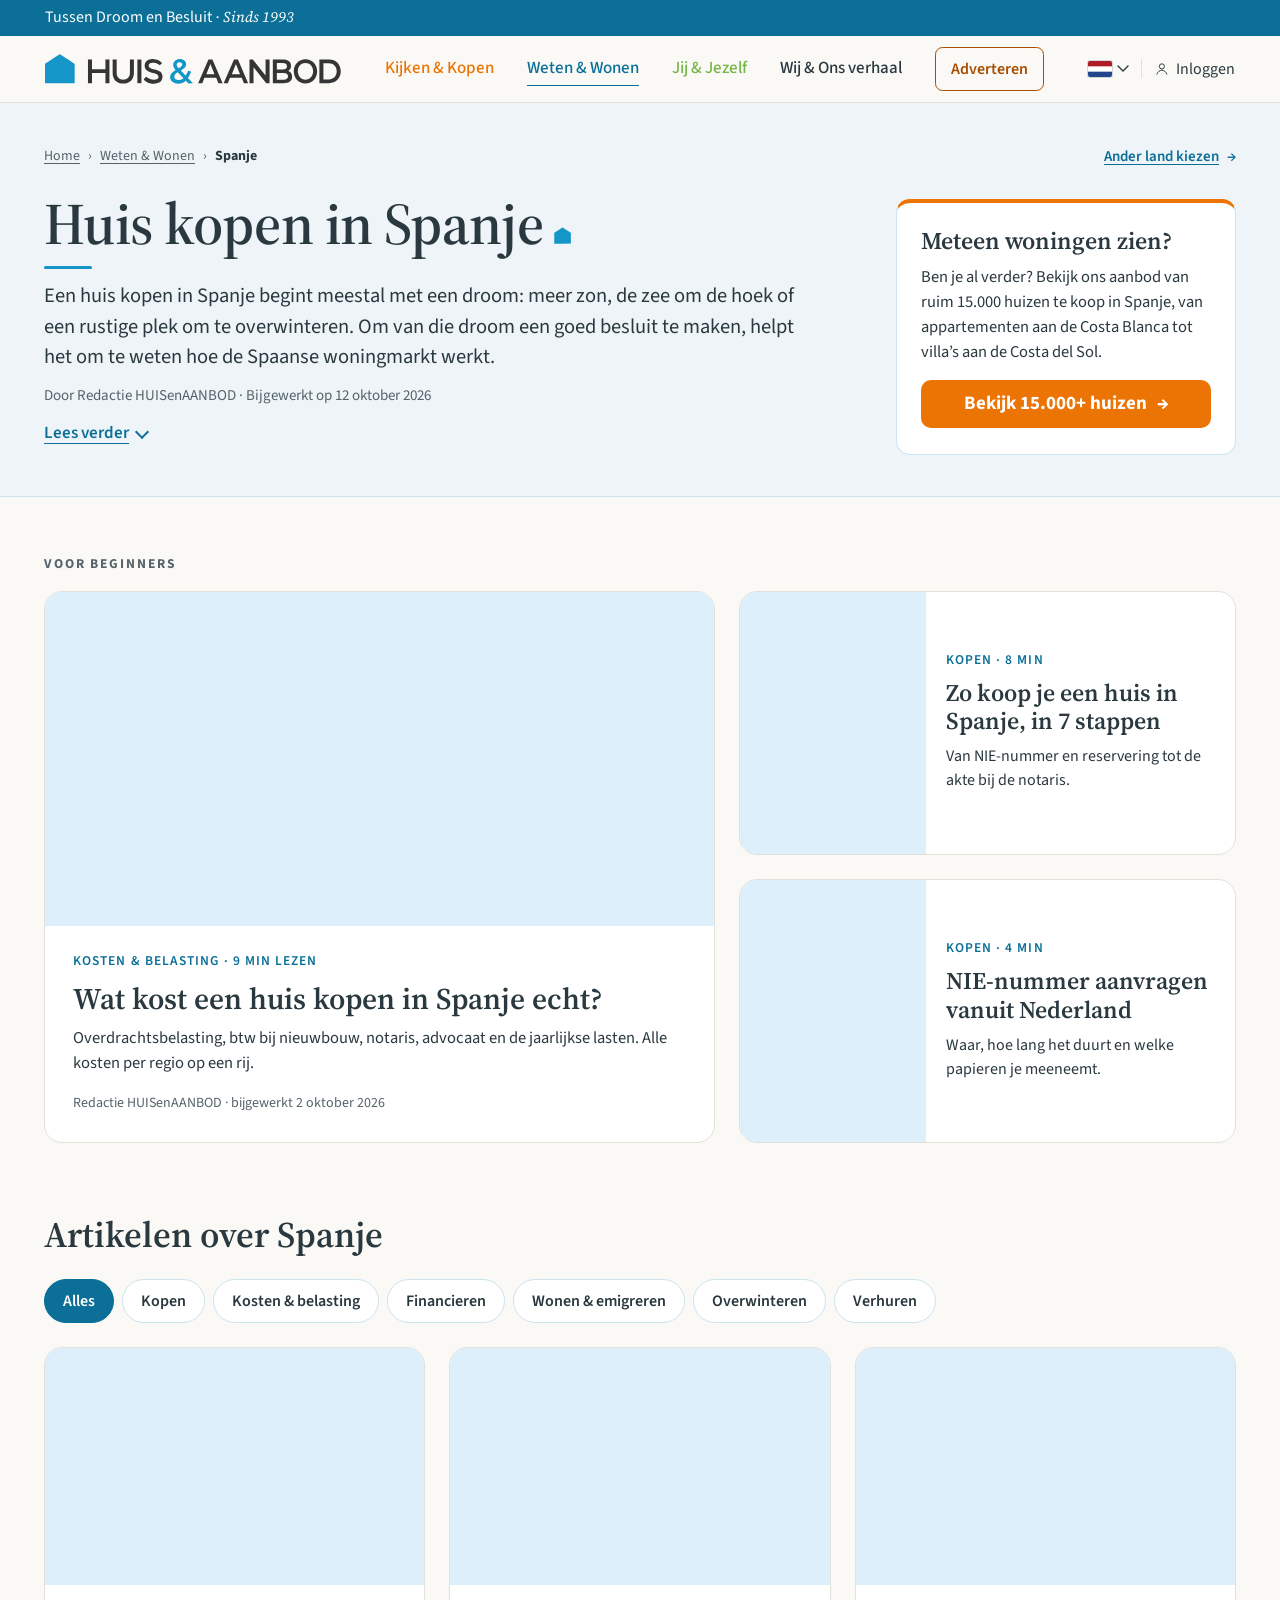
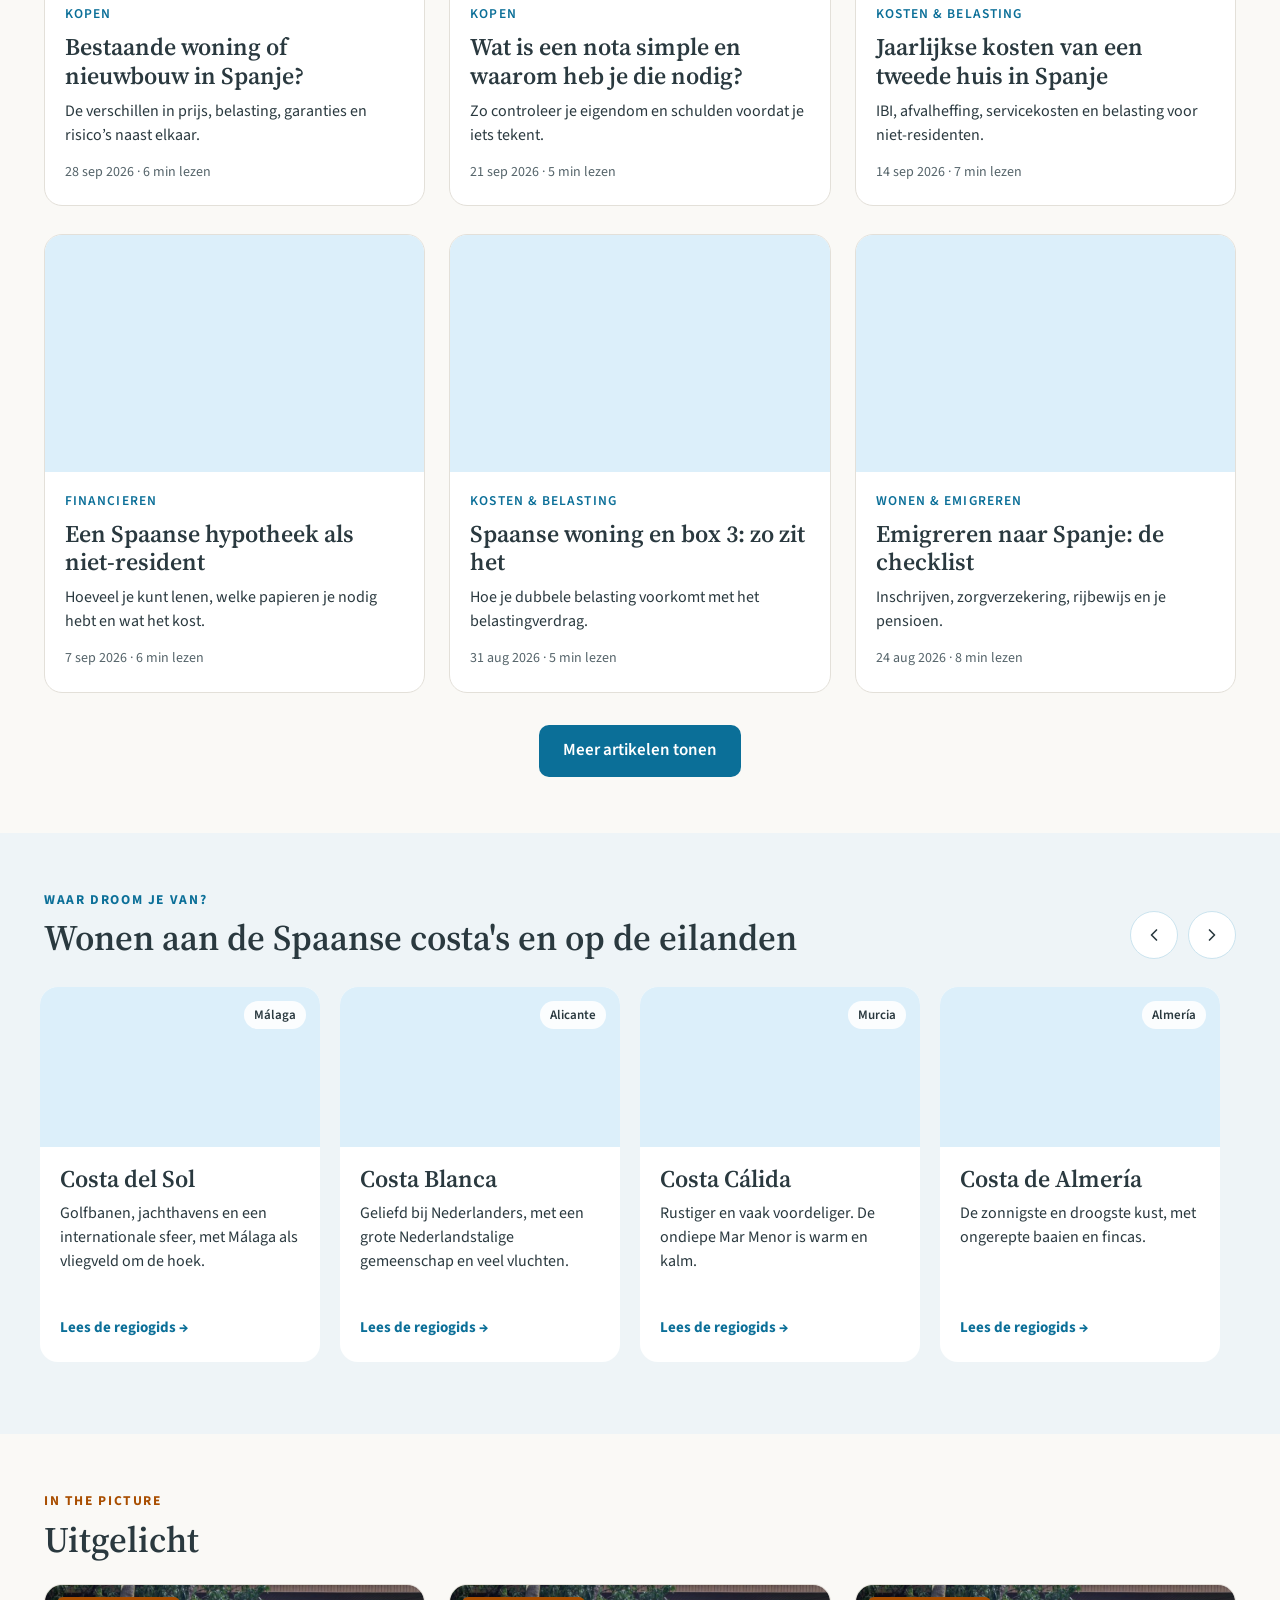
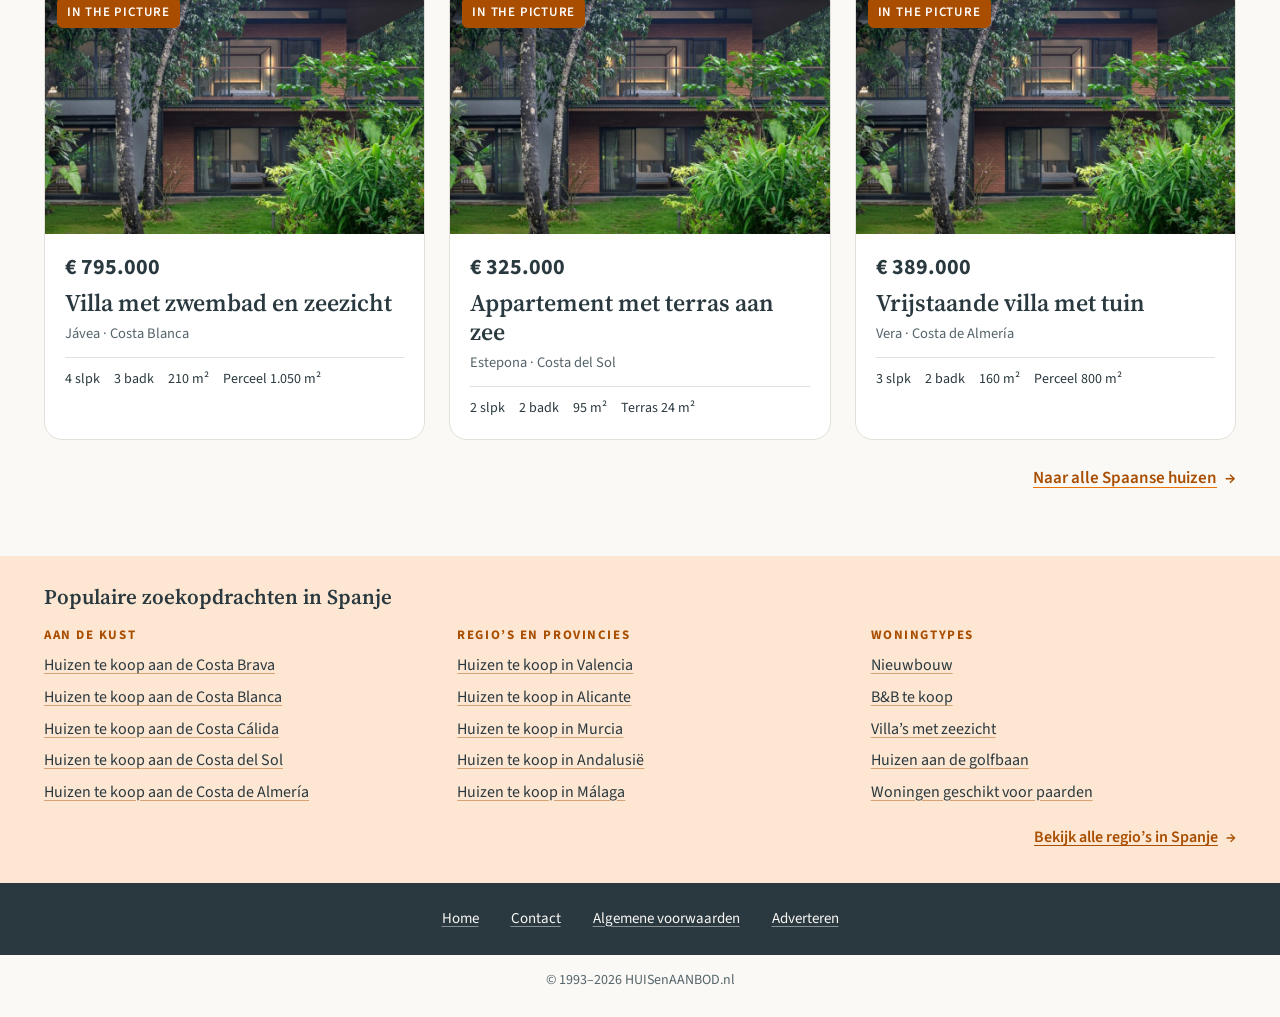
<file: weten_en_wonen/spanje.html>
<!DOCTYPE html>
<html lang="nl" data-header="a">
<head>
    <meta charset="utf-8">
    <meta name="viewport" content="width=device-width, initial-scale=1">
    <title>Huis kopen in Spanje — HUISenAANBOD Magazine</title>
    <meta name="description" content="Alles over een huis kopen in Spanje: kosten, het koopproces, de NIE, financiering en de Spaanse costa's. Artikelen en gidsen van HUISenAANBOD.">
    <link rel="icon" href="../assets/android-chrome-192x192.png">
    <meta name="robots" content="noindex">
    <link rel="preconnect" href="https://fonts.googleapis.com">
    <link rel="preconnect" href="https://fonts.gstatic.com" crossorigin>
    <link href="https://fonts.googleapis.com/css2?family=Source+Sans+3:wght@400;500;600;700&family=Source+Serif+4:ital,opsz,wght@0,8..60,400;0,8..60,600;1,8..60,400&display=swap" rel="stylesheet">
    <link rel="stylesheet" href="../css/tokens.css">
    <link rel="stylesheet" href="../css/style.css">
    <link rel="stylesheet" href="../css/magazine.css">
    <link rel="manifest" href="../manifest.json">
    <meta name="theme-color" content="#ec7630">
    <link rel="apple-touch-icon" href="../icons/apple-touch-icon.png">
</head>

<script>
    if ('serviceWorker' in navigator) {
        window.addEventListener('load', () => navigator.serviceWorker.register('/sw.js'));
    }
</script>

<body class="page-magazine" data-section="weten">

<!-- Same header as the landing page -->
<!-- Header variant A: bovenbalk -->
<div class="topbar"><p><span class="slogan-part">Tussen Droom en Besluit </span> <span class="slogan-part"><small> · Sinds 1993</small></span></p></div>

<header class="masthead">
    <div class="brand">
        <a class="wordmark" href="../index.html" aria-label="HUISenAANBOD.nl">
            <svg class="logo" xmlns="http://www.w3.org/2000/svg" viewBox="0 -1 1282 130" aria-hidden="true" focusable="false">
    <path fill="#353535" d="M279.3,23.1v51.1v51.1h-8.7h-8.7v-21.9V81.5H228h-24.4v21.9v21.9h-8.7h-8.7V74.2V23.1h8.7h8.7v21.1v21.1H228
	h33.8V44.2V23.1h8.7H279.3z"/>
    <path fill="#353535" d="M293.1,80.8V23.1h17.5v57c0,21,13.2,30.1,28.4,30.1c15.2,0,29-9.1,29-30.1v-57h17.2v57.7
	c0,29.8-20.7,46-46.4,46C313,126.8,293.1,110.6,293.1,80.8z"/>
    <path fill="#353535" d="M400.3,23.1h17.5v102.3h-17.5V23.1z"/>
    <path fill="#353535" d="M427.7,108l10.5-10.1c7.5,6.6,21.4,13.1,32.9,13.1c14.7,0,20.9-5.7,20.9-13.3c0-22.1-58-10.5-60-45.6
	c-1.1-20.6,16.6-34.6,41.9-30.5c11.2,1.8,18.2,1.8,33.6,16.3l-10.2,10c-8.5-5.4-15.5-9.1-23.5-10.5c-14.3-2.6-25.8,2.4-24.4,13.9
	c2.6,21.6,60.9,7.6,59.8,45.2c-0.6,19.7-11.8,29.3-37.8,31.1C453.8,128.7,430.9,117.2,427.7,108z"/>
    <path fill="#1596C8" d="M621.8,127L610,114.6c-8.5,7.9-19.5,13.2-31.9,13.2c-19.9,0-36-11.7-36-27.8c0-12.7,8.4-22.1,23.8-31.4
	c-7.7-8.3-10.5-15.1-10.5-22.5c0-14.3,13.2-25.1,29.7-25.1c15.2,0,26.5,10,26.5,23.8c0,10.5-9.4,17.8-22.9,26.1l20.3,21
	c4.9-5.2,8.8-14,11.2-20.5l12.7,3.8c-4.3,14.8-9.3,22.2-13.5,27.6l21.7,23.3L621.8,127z M600,104.2l-24.9-25.9
	c-10.9,6.6-14.7,12-14.7,19.3c0,8.5,7.5,14.3,19.1,14.3C587.3,111.9,594.2,109.3,600,104.2z M570.7,45.7c0,4.5,1.8,7.9,8.5,15.2
	c10.9-6.4,15.7-10.6,15.7-16.2c0-5.8-5.2-9.9-12.2-9.9C575.1,34.9,570.7,39.5,570.7,45.7z"/>
    <path fill="#353535" d="M742,101.7h-51.1l-9.3,23.7h-18l44.7-102.3h17.2l44.2,102.3h-18.3L742,101.7z M734.5,86.8l-17.8-44.7
	l-17.6,44.7H734.5z"/>
    <path fill="#353535" d="M973.2,23.1v102.3h-14.4l-55.2-69.3v69.3h-17.4V23.1h14.4l55.2,69.3V23.1H973.2z"/>
    <path fill="#353535" d="M1071,97.6c0,17.5-12.7,27.8-36.9,27.8h-46.8V23.1h44.1c22.6,0,34.7,10.4,34.7,26.6
	c0,10.5-4.8,18.3-12.1,22.5C1064.1,75.7,1071,84.3,1071,97.6z M1004.8,38v28.2h24.8c12.1,0,19-4.7,19-14c0-9.5-6.9-14.2-19-14.2
	H1004.8z M1053.3,95.7c0-10.2-7.1-14.8-20.3-14.8h-28.3v29.5h28.3C1046.2,110.5,1053.3,105.9,1053.3,95.7z"/>
    <path fill="#353535" d="M1078,74.2c0-30.2,21.5-52.6,50.7-52.6s50.7,22.2,50.7,52.6s-21.5,52.6-50.7,52.6S1078,104.5,1078,74.2z
	 M1161.8,74.2c0-20.9-14.1-35.9-33.1-35.9s-33.1,15.1-33.1,35.9c0,20.9,14.1,35.9,33.1,35.9S1161.8,95.1,1161.8,74.2z"/>
     <path fill="#353535" d="M1189,23.1h41.2c30.5,0,51.4,20.5,51.4,51.1s-20.9,51.1-51.4,51.1H1189V23.1z M1229.4,109.3
	c21,0,34.6-13.9,34.6-35.1c0-21.2-13.6-35.1-34.6-35.1h-22.9v70.1H1229.4z"/>
    <path id="huis-en-ampersand_2_" fill="#1596C8" d="M0,83.4V41.3l15.3-10C57.3,3.9,64.2-0.4,65.3,0c0.6,0.3,15.1,9.8,32.2,21.2
	l31,20.7v41.7v41.7l-64.3,0.1L0,125.6V83.4z"/>
    <path fill="#353535" d="M852.6,101.8h-51.1l-9.3,23.7h-18l44.7-102.3h17.2l44.2,102.3H862L852.6,101.8z M845.1,86.9l-17.8-44.7
	l-17.6,44.7H845.1z"/>
</svg></a>
    </div>

    <button class="navtoggle" id="navtoggle" type="button" aria-expanded="false" aria-controls="mainnav">Menu</button>

    <nav class="mainnav" id="mainnav" aria-label="Hoofdmenu">
        <a class="kijken" href="https://huisenaanbod.nl">Kijken &amp; Kopen</a>
        <a class="weten" href="start.html" aria-current="page">Weten &amp; Wonen</a>
        <a class="jezelf" href="../jij_en_jezelf/in_progress.html">Jij &amp; Jezelf</a>
        <a href="../wij_en_ons_verhaal/start.html">Wij &amp; Ons verhaal</a>
        <a class="Adverteren" href="https://www.huisenaanbod.nl/nl/Adverteren_bij_HUISenAANBOD/">Adverteren</a>
    </nav>

    <div class="account">
        <div class="langpick">
            <button class="lang" id="langbutton" aria-haspopup="true" aria-expanded="false" aria-controls="langmenu" aria-label="Taal wijzigen, huidige taal Nederlands"><span class="lang-current"><svg class="flag" viewBox="0 0 3 2" aria-hidden="true"><rect width="3" height="2" fill="#21468B"/><rect width="3" height="1.333" fill="#fff"/><rect width="3" height=".667" fill="#AE1C28"/></svg></span>
                <svg class="chev" width="12" height="7" viewBox="0 0 12 7" fill="none" aria-hidden="true">
                    <path d="M1 1 L6 6 L11 1" stroke="currentColor" stroke-width="1.4" stroke-linecap="round" stroke-linejoin="round"/>
                </svg>
            </button>
            <ul class="langmenu" id="langmenu" role="menu" aria-labelledby="langbutton" hidden>
                <li role="none"><a role="menuitem" href="" hreflang="nl" lang="nl" aria-current="true"><span class="lang-name">Nederlands</span><svg class="flag" viewBox="0 0 3 2" aria-hidden="true"><rect width="3" height="2" fill="#21468B"/><rect width="3" height="1.333" fill="#fff"/><rect width="3" height=".667" fill="#AE1C28"/></svg></a></li>
                <li role="none"><a role="menuitem" href="" hreflang="en" lang="en"><span class="lang-name">English</span><svg class="flag" viewBox="0 0 3 2" aria-hidden="true"><rect width="3" height="2" fill="#012169"/><path d="M0 0L3 2M3 0L0 2" stroke="#fff" stroke-width=".4"/><path d="M0 0L3 2M3 0L0 2" stroke="#C8102E" stroke-width=".16"/><path d="M1.5 0V2M0 1H3" stroke="#fff" stroke-width=".6"/><path d="M1.5 0V2M0 1H3" stroke="#C8102E" stroke-width=".36"/></svg></a></li>
                <li role="none"><a role="menuitem" href="" hreflang="de" lang="de"><span class="lang-name">Deutsch</span><svg class="flag" viewBox="0 0 3 2" aria-hidden="true"><rect width="3" height="2" fill="#FFCE00"/><rect width="3" height="1.333" fill="#DD0000"/><rect width="3" height=".667" fill="#000"/></svg></a></li>
                <li role="none"><a role="menuitem" href="" hreflang="fr" lang="fr"><span class="lang-name">Français</span><svg class="flag" viewBox="0 0 3 2" aria-hidden="true"><rect width="3" height="2" fill="#ED2939"/><rect width="2" height="2" fill="#fff"/><rect width="1" height="2" fill="#002654"/></svg></a></li>
                <li role="none"><a role="menuitem" href="" hreflang="es" lang="es"><span class="lang-name">Español</span><svg class="flag" viewBox="0 0 3 2" aria-hidden="true"><rect width="3" height="2" fill="#AA151B"/><rect y=".5" width="3" height="1" fill="#F1BF00"/></svg></a></li>
            </ul>
        </div>
        <div class="account-rule"></div>
        <a class="signin" href="" aria-label="Inloggen">
            <svg viewBox="0 0 24 24" fill="none" aria-hidden="true">
                <circle cx="12" cy="8.2" r="3.9" stroke="currentColor" stroke-width="1.5"/>
                <path d="M4.4 20c1.5-3.9 4.4-5.9 7.6-5.9s6.1 2 7.6 5.9" stroke="currentColor" stroke-width="1.5" stroke-linecap="round"/>
            </svg>
            <span class="signin-label">Inloggen</span>
        </a>
    </div>
</header>


<main class="mag" id="magazine">

    <!-- Intro -->
    <section class="mag-intro">
        <div class="mag-wrap">
            <div class="intro-top">
                <nav class="crumbs" aria-label="Kruimelpad">
                    <a href="../index.html">Home</a><span aria-hidden="true">›</span>
                    <a href="start.html">Weten &amp; Wonen</a><span aria-hidden="true">›</span>
                    <span aria-current="page">Spanje</span>
                </nav>
                <a class="switch-country" href="../weten_en_wonen/start.html"><span class="switch-text">Ander land kiezen</span> <span aria-hidden="true">→</span></a>
            </div>
            <div class="intro-row">
                <div class="intro-text">
                    <p class="slogan-b"><span class="slogan-part">Tussen Droom en Besluit</span> <span class="slogan-part"><small>· Sinds 1993</small></span></p>
                    <h1>Huis kopen in <span class="keep">Spanje<svg class="h1-mark" viewBox="376 267 136 134" aria-hidden="true"><path d="M 378 355.347 L 378 311.923 393.75 301.643 C 437.123 273.335 444.237 268.881 445.324 269.353 C 445.971 269.633 460.9 279.456 478.5 291.182 L 510.5 312.5 510.5 355.5 L 510.5 398.5 444.25 398.636 L 378 398.772 378 355.347 Z" fill="#1596C8"/></svg></span></h1>
                    <span class="blue-rule" aria-hidden="true"></span>
                    <p class="intro-lead">Een huis kopen in Spanje begint meestal met een droom: meer zon, de zee om de hoek of een rustige plek om te overwinteren. Om van die droom een goed besluit te maken, helpt het om te weten hoe de Spaanse woningmarkt werkt.</p>
                    <p class="byline">Door Redactie HUISenAANBOD · Bijgewerkt op 12 oktober 2026</p>
                </div>

                <aside class="intro-aside" aria-labelledby="asideTitle">
                    <p class="aside-label" id="asideTitle">Meteen woningen zien?</p>
                    <p class="aside-text">Ben je al verder? Bekijk ons aanbod van ruim 15.000 huizen te koop in Spanje, van appartementen aan de Costa Blanca tot villa’s aan de Costa del Sol.</p>
                    <a class="aside-btn" href="https://www.huisenaanbod.nl/nl/Huizen-in-Spanje-te-koop/">Bekijk 15.000+ huizen <span aria-hidden="true">→</span></a>
                </aside>

                <div class="intro-more">
                    <div class="more-text" id="meer-tekst">
                        <h2 id="wie-mag-kopen">Wie mag een huis kopen in Spanje?</h2>
                        <p>Als Nederlander mag je zonder beperkingen een woning in Spanje kopen. Je hebt wel een NIE-nummer nodig: het Spaanse identificatienummer voor buitenlanders. Zonder NIE kun je geen koopakte tekenen en geen Spaanse bankrekening openen. Vraag het daarom vroeg aan, via het Spaanse consulaat of een advocaat in Spanje.</p>
                        <h2 id="koopproces">Hoe verloopt de koop?</h2>
                        <p>Na een bezichtiging doe je een bod. Wordt dat geaccepteerd, dan volgt vaak een reserveringscontract met een kleine aanbetaling. Je advocaat controleert wie de eigenaar is, of er schulden op rusten en of de woning legaal is gebouwd. Daarna teken je het koopcontract, meestal met een aanbetaling van ongeveer tien procent. Bij de notaris teken je de akte en krijg je de sleutels. Reken op twee tot zes maanden en op 10 tot 14 procent kosten koper. In de artikelen hieronder lees je per onderwerp de details.</p>
                    </div>
                    <button class="readmore-btn" id="readMore" type="button" aria-expanded="true" aria-controls="meer-tekst" hidden>Minder tonen</button>
                </div>
            </div>
        </div>
    </section>

    <!-- Featured -->
    <section class="mag-section" aria-labelledby="featLabel" style="padding-bottom:16px">
        <div class="mag-wrap">
            <h2 class="feat-label" id="featLabel">Voor beginners</h2>  <!-- Nieuw hier? Lees eerst deze drie -->
            <div class="feat">
                <a class="card feat-main" href="../artikelen/artikel.html">
                    <div class="thumb" style="background-image:url('https://images.unsplash.com/photo-1473116763249-2faaef81ccda?auto=format&fit=crop&w=900&q=80')"></div>
                    <div class="card-body">
                        <span class="card-cat">Kosten &amp; belasting · 9 min lezen</span>
                        <h3>Wat kost een huis kopen in Spanje echt?</h3>
                        <p>Overdrachtsbelasting, btw bij nieuwbouw, notaris, advocaat en de jaarlijkse lasten. Alle kosten per regio op een rij.</p>
                        <span class="card-meta">Redactie HUISenAANBOD · bijgewerkt 2 oktober 2026</span>
                    </div>
                </a>
                <div class="feat-side">
                    <a class="card" href="../artikelen/artikel.html">
                        <div class="thumb" style="background-image:url('https://images.unsplash.com/photo-1473116763249-2faaef81ccda?auto=format&fit=crop&w=900&q=80')"></div>
                        <div class="card-body">
                            <span class="card-cat">Kopen · 8 min</span>
                            <h3>Zo koop je een huis in Spanje, in 7 stappen</h3>
                            <p>Van NIE-nummer en reservering tot de akte bij de notaris.</p>
                        </div>
                    </a>
                    <a class="card" href="../artikelen/artikel.html">
                        <div class="thumb" style="background-image:url('https://images.unsplash.com/photo-1473116763249-2faaef81ccda?auto=format&fit=crop&w=900&q=80')"></div>
                        <div class="card-body">
                            <span class="card-cat">Kopen · 4 min</span>
                            <h3>NIE-nummer aanvragen vanuit Nederland</h3>
                            <p>Waar, hoe lang het duurt en welke papieren je meeneemt.</p>
                        </div>
                    </a>
                </div>
            </div>
        </div>
    </section>

    <!-- Artikelen over Spanje: categorie-selector, 6 kaarten en een route naar het archief -->
    <section class="mag-section" aria-labelledby="allTitle">
        <div class="mag-wrap">
            <div class="section-head">
                <div><h2 class="section-title" id="allTitle">Artikelen over Spanje</h2></div>
            </div>
            <div class="filters" role="group" aria-label="Kies een onderwerp">
                <button class="filter" type="button" data-filter="Alles" aria-pressed="true">Alles</button>
                <button class="filter" type="button" data-filter="Kopen" aria-pressed="false">Kopen</button>
                <button class="filter" type="button" data-filter="Kosten &amp; belasting" aria-pressed="false">Kosten &amp; belasting</button>
                <button class="filter" type="button" data-filter="Financieren" aria-pressed="false">Financieren</button>
                <button class="filter" type="button" data-filter="Wonen &amp; emigreren" aria-pressed="false">Wonen &amp; emigreren</button>
                <button class="filter" type="button" data-filter="Overwinteren" aria-pressed="false">Overwinteren</button>
                <button class="filter" type="button" data-filter="Verhuren" aria-pressed="false">Verhuren</button>
            </div>
            <div class="grid">
                <a class="card" href="../artikelen/artikel.html" data-cat="Kopen"><div class="thumb" style="background-image:url('https://images.unsplash.com/photo-1473116763249-2faaef81ccda?auto=format&fit=crop&w=900&q=80')"></div><div class="card-body"><span class="card-cat">Kopen</span><h3>Bestaande woning of nieuwbouw in Spanje?</h3><p>De verschillen in prijs, belasting, garanties en risico’s naast elkaar.</p><span class="card-meta">28 sep 2026 · 6 min lezen</span></div></a>
                <a class="card" href="../artikelen/artikel.html" data-cat="Kopen"><div class="thumb" style="background-image:url('https://images.unsplash.com/photo-1473116763249-2faaef81ccda?auto=format&fit=crop&w=900&q=80')"></div><div class="card-body"><span class="card-cat">Kopen</span><h3>Wat is een nota simple en waarom heb je die nodig?</h3><p>Zo controleer je eigendom en schulden voordat je iets tekent.</p><span class="card-meta">21 sep 2026 · 5 min lezen</span></div></a>
                <a class="card" href="../artikelen/artikel.html" data-cat="Kosten &amp; belasting"><div class="thumb" style="background-image:url('https://images.unsplash.com/photo-1473116763249-2faaef81ccda?auto=format&fit=crop&w=900&q=80')"></div><div class="card-body"><span class="card-cat">Kosten &amp; belasting</span><h3>Jaarlijkse kosten van een tweede huis in Spanje</h3><p>IBI, afvalheffing, servicekosten en belasting voor niet-residenten.</p><span class="card-meta">14 sep 2026 · 7 min lezen</span></div></a>
                <a class="card" href="../artikelen/artikel.html" data-cat="Financieren"><div class="thumb" style="background-image:url('https://images.unsplash.com/photo-1473116763249-2faaef81ccda?auto=format&fit=crop&w=900&q=80')"></div><div class="card-body"><span class="card-cat">Financieren</span><h3>Een Spaanse hypotheek als niet-resident</h3><p>Hoeveel je kunt lenen, welke papieren je nodig hebt en wat het kost.</p><span class="card-meta">7 sep 2026 · 6 min lezen</span></div></a>
                <a class="card" href="../artikelen/artikel.html" data-cat="Kosten &amp; belasting"><div class="thumb" style="background-image:url('https://images.unsplash.com/photo-1473116763249-2faaef81ccda?auto=format&fit=crop&w=900&q=80')"></div><div class="card-body"><span class="card-cat">Kosten &amp; belasting</span><h3>Spaanse woning en box 3: zo zit het</h3><p>Hoe je dubbele belasting voorkomt met het belastingverdrag.</p><span class="card-meta">31 aug 2026 · 5 min lezen</span></div></a>
                <a class="card" href="../artikelen/artikel.html" data-cat="Wonen &amp; emigreren"><div class="thumb" style="background-image:url('https://images.unsplash.com/photo-1473116763249-2faaef81ccda?auto=format&fit=crop&w=900&q=80')"></div><div class="card-body"><span class="card-cat">Wonen &amp; emigreren</span><h3>Emigreren naar Spanje: de checklist</h3><p>Inschrijven, zorgverzekering, rijbewijs en je pensioen.</p><span class="card-meta">24 aug 2026 · 8 min lezen</span></div></a>
                <a class="card" href="../artikelen/artikel.html" data-cat="Overwinteren"><div class="thumb" style="background-image:url('https://images.unsplash.com/photo-1473116763249-2faaef81ccda?auto=format&fit=crop&w=900&q=80')"></div><div class="card-body"><span class="card-cat">Overwinteren</span><h3>De beste plekken om te overwinteren in Spanje</h3><p>Waar het in januari nog aangenaam warm is, en wat je daar betaalt.</p><span class="card-meta">17 aug 2026 · 4 min lezen</span></div></a>
                <a class="card" href="../artikelen/artikel.html" data-cat="Verhuren"><div class="thumb" style="background-image:url('https://images.unsplash.com/photo-1473116763249-2faaef81ccda?auto=format&fit=crop&w=900&q=80')"></div><div class="card-body"><span class="card-cat">Verhuren</span><h3>Je vakantiehuis verhuren: de toeristische licentie</h3><p>Welke vergunning je nodig hebt en waar de regels strenger worden.</p><span class="card-meta">10 aug 2026 · 6 min lezen</span></div></a>
                <a class="card" href="../artikelen/artikel.html" data-cat="Kopen"><div class="thumb" style="background-image:url('https://images.unsplash.com/photo-1473116763249-2faaef81ccda?auto=format&fit=crop&w=900&q=80')"></div><div class="card-body"><span class="card-cat">Kopen</span><h3>Waarom je een onafhankelijke advocaat nodig hebt</h3><p>Wat de notaris in Spanje wel en niet voor je controleert.</p><span class="card-meta">3 aug 2026 · 5 min lezen</span></div></a>
                <a class="card" href="../artikelen/artikel.html" data-cat="Wonen &amp; emigreren"><div class="thumb" style="background-image:url('https://images.unsplash.com/photo-1473116763249-2faaef81ccda?auto=format&fit=crop&w=900&q=80')"></div><div class="card-body"><span class="card-cat">Wonen &amp; emigreren</span><h3>Zorgverzekering als Nederlander in Spanje</h3><p>Wat er verandert als je je laat uitschrijven in Nederland.</p><span class="card-meta">27 jul 2026 · 6 min lezen</span></div></a>
                <a class="card" href="../artikelen/artikel.html" data-cat="Financieren"><div class="thumb" style="background-image:url('https://images.unsplash.com/photo-1473116763249-2faaef81ccda?auto=format&fit=crop&w=900&q=80')"></div><div class="card-body"><span class="card-cat">Financieren</span><h3>Geld overmaken naar Spanje voor je aankoop</h3><p>Bankgaranties, derdenrekeningen en hoe je je aanbetaling beschermt.</p><span class="card-meta">20 jul 2026 · 5 min lezen</span></div></a>
                <a class="card" href="../artikelen/artikel.html" data-cat="Verhuren"><div class="thumb" style="background-image:url('https://images.unsplash.com/photo-1473116763249-2faaef81ccda?auto=format&fit=crop&w=900&q=80')"></div><div class="card-body"><span class="card-cat">Verhuren</span><h3>Rendement op een Spaans vakantiehuis</h3><p>Bezetting, beheerkosten en belasting over je huurinkomsten.</p><span class="card-meta">13 jul 2026 · 5 min lezen</span></div></a>
            </div>
            <div class="more">
                <a class="btn btn-blue" href="../artikelen/artikelen.html">Meer artikelen tonen</a>
            </div>
        </div>
    </section>

    <!-- Regions -->
    <section class="mag-section regions" aria-labelledby="regionTitle">
        <div class="mag-wrap">
            <div class="section-head">
                <div>
                    <p class="eyebrow">Waar droom je van?</p>
                    <h2 class="section-title" id="regionTitle">Wonen aan de Spaanse costa's en op de eilanden</h2>
                </div>
                <div class="arrows">
                    <button class="arrow" type="button" id="regionPrev" aria-label="Vorige regio's"><svg viewBox="0 0 24 24" fill="none" stroke="currentColor" stroke-width="2" stroke-linecap="round" stroke-linejoin="round" aria-hidden="true"><path d="M15 18l-6-6 6-6"/></svg></button>
                    <button class="arrow" type="button" id="regionNext" aria-label="Volgende regio's"><svg viewBox="0 0 24 24" fill="none" stroke="currentColor" stroke-width="2" stroke-linecap="round" stroke-linejoin="round" aria-hidden="true"><path d="M9 18l6-6-6-6"/></svg></button>
                </div>
            </div>
            <div class="track" id="regionTrack">
                <a class="card" href="#"><div class="thumb" style="background-image:url('https://images.unsplash.com/photo-1473116763249-2faaef81ccda?auto=format&fit=crop&w=900&q=80')"><span class="area">Málaga</span></div><div class="card-body"><h3>Costa del Sol</h3><p>Golfbanen, jachthavens en een internationale sfeer, met Málaga als vliegveld om de hoek.</p><span class="read-more">Lees de regiogids →</span></div></a>
                <a class="card" href="#"><div class="thumb" style="background-image:url('https://images.unsplash.com/photo-1473116763249-2faaef81ccda?auto=format&fit=crop&w=900&q=80')"><span class="area">Alicante</span></div><div class="card-body"><h3>Costa Blanca</h3><p>Geliefd bij Nederlanders, met een grote Nederlandstalige gemeenschap en veel vluchten.</p><span class="read-more">Lees de regiogids →</span></div></a>
                <a class="card" href="#"><div class="thumb" style="background-image:url('https://images.unsplash.com/photo-1473116763249-2faaef81ccda?auto=format&fit=crop&w=900&q=80')"><span class="area">Murcia</span></div><div class="card-body"><h3>Costa Cálida</h3><p>Rustiger en vaak voordeliger. De ondiepe Mar Menor is warm en kalm.</p><span class="read-more">Lees de regiogids →</span></div></a>
                <a class="card" href="#"><div class="thumb" style="background-image:url('https://images.unsplash.com/photo-1473116763249-2faaef81ccda?auto=format&fit=crop&w=900&q=80')"><span class="area">Almería</span></div><div class="card-body"><h3>Costa de Almería</h3><p>De zonnigste en droogste kust, met ongerepte baaien en fincas.</p><span class="read-more">Lees de regiogids →</span></div></a>
                <a class="card" href="#"><div class="thumb" style="background-image:url('https://images.unsplash.com/photo-1473116763249-2faaef81ccda?auto=format&fit=crop&w=900&q=80')"><span class="area">Granada</span></div><div class="card-body"><h3>Costa Tropical</h3><p>Subtropisch klimaat tussen zee en de Sierra Nevada. Kleinschalig en groen.</p><span class="read-more">Lees de regiogids →</span></div></a>
                <a class="card" href="#"><div class="thumb" style="background-image:url('https://images.unsplash.com/photo-1473116763249-2faaef81ccda?auto=format&fit=crop&w=900&q=80')"><span class="area">Cádiz · Huelva</span></div><div class="card-body"><h3>Costa de la Luz</h3><p>Atlantische kust met eindeloze zandstranden en authentieke dorpen.</p><span class="read-more">Lees de regiogids →</span></div></a>
                <a class="card" href="#"><div class="thumb" style="background-image:url('https://images.unsplash.com/photo-1473116763249-2faaef81ccda?auto=format&fit=crop&w=900&q=80')"><span class="area">Girona</span></div><div class="card-body"><h3>Costa Brava</h3><p>Rotsbaaien en Catalaanse dorpen, met de auto bereikbaar vanuit Nederland.</p><span class="read-more">Lees de regiogids →</span></div></a>
                <a class="card" href="#"><div class="thumb" style="background-image:url('https://images.unsplash.com/photo-1473116763249-2faaef81ccda?auto=format&fit=crop&w=900&q=80')"><span class="area">Tarragona</span></div><div class="card-body"><h3>Costa Dorada</h3><p>Brede familiestranden, Romeins Tarragona en een ontspannen sfeer.</p><span class="read-more">Lees de regiogids →</span></div></a>
                <a class="card" href="#"><div class="thumb" style="background-image:url('https://images.unsplash.com/photo-1473116763249-2faaef81ccda?auto=format&fit=crop&w=900&q=80')"><span class="area">Mallorca · Ibiza</span></div><div class="card-body"><h3>Balearen</h3><p>Eilandleven met bergen, wijn en historische stadjes, op een hoger prijsniveau.</p><span class="read-more">Lees de regiogids →</span></div></a>
                <a class="card" href="#"><div class="thumb" style="background-image:url('https://images.unsplash.com/photo-1473116763249-2faaef81ccda?auto=format&fit=crop&w=900&q=80')"><span class="area">Atlantische Oceaan</span></div><div class="card-body"><h3>Canarische Eilanden</h3><p>Het hele jaar lenteweer. Populair om te overwinteren.</p><span class="read-more">Lees de regiogids →</span></div></a>
                <a class="card" href="#"><div class="thumb" style="background-image:url('https://images.unsplash.com/photo-1473116763249-2faaef81ccda?auto=format&fit=crop&w=900&q=80')"><span class="area">Andalusië</span></div><div class="card-body"><h3>Andalusisch binnenland</h3><p>Witte dorpen, olijfgaarden en fincas met grond, voor meer rust en ruimte.</p><span class="read-more">Lees de regiogids →</span></div></a>
            </div>
        </div>
    </section>

    <!-- In The Picture: uitgelicht aanbod (dummy advertenties) -->
    <section class="mag-section picture" aria-labelledby="pictureTitle">
        <div class="mag-wrap">
            <div class="section-head">
                <div>
                    <p class="eyebrow eyebrow-orange">In The Picture</p>
                    <h2 class="section-title" id="pictureTitle">Uitgelicht</h2>
                </div>
            </div>
            <div class="listings-grid">
                <a class="listing" href="#">
                    <div class="listing-img" style="background-image:url('../assets/test-photo.jpg')">
                        <span class="listing-badge">In The Picture</span>
                    </div>
                    <div class="listing-body">
                        <p class="listing-price">€ 795.000</p>
                        <h3 class="listing-title">Villa met zwembad en zeezicht</h3>
                        <p class="listing-place">Jávea · Costa Blanca</p>
                        <ul class="listing-specs">
                            <li>4 slpk</li><li>3 badk</li><li>210 m²</li><li>Perceel 1.050 m²</li>
                        </ul>
                    </div>
                </a>
                <a class="listing" href="#">
                    <div class="listing-img" style="background-image:url('../assets/test-photo.jpg')">
                        <span class="listing-badge">In The Picture</span>
                    </div>
                    <div class="listing-body">
                        <p class="listing-price">€ 325.000</p>
                        <h3 class="listing-title">Appartement met terras aan zee</h3>
                        <p class="listing-place">Estepona · Costa del Sol</p>
                        <ul class="listing-specs">
                            <li>2 slpk</li><li>2 badk</li><li>95 m²</li><li>Terras 24 m²</li>
                        </ul>
                    </div>
                </a>
                <a class="listing" href="#">
                    <div class="listing-img" style="background-image:url('../assets/test-photo.jpg')">
                        <span class="listing-badge">In The Picture</span>
                    </div>
                    <div class="listing-body">
                        <p class="listing-price">€ 389.000</p>
                        <h3 class="listing-title">Vrijstaande villa met tuin</h3>
                        <p class="listing-place">Vera · Costa de Almería</p>
                        <ul class="listing-specs">
                            <li>3 slpk</li><li>2 badk</li><li>160 m²</li><li>Perceel 800 m²</li>
                        </ul>
                    </div>
                </a>
            </div>
            <a class="more-link more-link-orange" href="https://www.huisenaanbod.nl/nl/Huizen-in-Spanje-te-koop/"><span class="link-text">Naar alle Spaanse huizen</span> <span aria-hidden="true">→</span></a>
        </div>
    </section>

    <!-- Populaire zoekopdrachten: compacte linkbalk boven de footer -->
    <section class="popular" aria-labelledby="popularTitle">
        <div class="mag-wrap">
            <h2 id="popularTitle">Populaire zoekopdrachten in Spanje</h2>
            <div class="popular-cols">
                <div>
                    <h3>Aan de kust</h3>
                    <ul>
                        <li><a href="https://www.huisenaanbod.nl/index.php?p=search&amp;sLand=Spanje&amp;sProv=Cataluna&amp;loc=ES:CATGBR;">Huizen te koop aan de Costa Brava</a></li>
                        <li><a href="https://www.huisenaanbod.nl/index.php?p=search&amp;sLand=Spanje&amp;sProv=Costa%20Blanca&amp;loc=ES:CVACBL;">Huizen te koop aan de Costa Blanca</a></li>
                        <li><a href="https://www.huisenaanbod.nl/index.php?p=search&amp;sLand=Spanje&amp;sProv=Costa%20Calida%20(Murcia)&amp;loc=ES:MURCCA;">Huizen te koop aan de Costa Cálida</a></li>
                        <li><a href="https://www.huisenaanbod.nl/index.php?p=search&amp;sLand=Spanje&amp;sProv=Costa%20del%20Sol&amp;loc=ES:ANDCSO;">Huizen te koop aan de Costa del Sol</a></li>
                        <li><a href="https://www.huisenaanbod.nl/index.php?p=search&amp;sLand=Spanje&amp;sProv=Costa%20de%20Almeria&amp;loc=ES:ANDCAL;">Huizen te koop aan de Costa de Almería</a></li>
                    </ul>
                </div>
                <div>
                    <h3>Regio’s en provincies</h3>
                    <ul>
                        <li><a href="https://www.huisenaanbod.nl/index.php?p=search&amp;sLand=Spanje&amp;sProv=Com.%20Valencia&amp;loc=ES:CVA:::;">Huizen te koop in Valencia</a></li>
                        <li><a href="https://www.huisenaanbod.nl/index.php?p=search&amp;sLand=Spanje&amp;sProv=Valencia&amp;loc=ES:CVAABL;">Huizen te koop in Alicante</a></li>
                        <li><a href="https://www.huisenaanbod.nl/index.php?p=search&amp;sLand=Spanje&amp;sProv=Murcia&amp;loc=ES:MUR:::;">Huizen te koop in Murcia</a></li>
                        <li><a href="https://www.huisenaanbod.nl/index.php?p=search&amp;sLand=Spanje&amp;sProv=Andalusie&amp;loc=ES:AND:::;">Huizen te koop in Andalusië</a></li>
                        <li><a href="https://www.huisenaanbod.nl/index.php?p=search&amp;sLand=Spanje&amp;sProv=Andalusie&amp;loc=ES:ANDMSO;">Huizen te koop in Málaga</a></li>
                    </ul>
                </div>
                <div>
                    <h3>Woningtypes</h3>
                    <ul>
                        <li><a href="#">Nieuwbouw</a></li>
                        <li><a href="#">B&amp;B te koop</a></li>
                        <li><a href="#">Villa’s met zeezicht</a></li>
                        <li><a href="#">Huizen aan de golfbaan</a></li>
                        <li><a href="#">Woningen geschikt voor paarden</a></li>
                    </ul>
                </div>
                <a class="popular-all" href="https://www.huisenaanbod.nl/nl/Huizen-in-Spanje-te-koop/"><span class="link-text">Bekijk alle regio’s in Spanje</span> <span aria-hidden="true">→</span></a>
            </div>
        </div>
    </section>

    <!-- FAQ -->
    <!--    <section class="mag-section" aria-labelledby="faqTitle" style="padding-top:16px;padding-bottom:88px">-->
    <!--        <div class="mag-wrap faq">-->
    <!--            <div class="section-head">-->
    <!--                <div>-->
    <!--                    <p class="eyebrow">Veelgestelde vragen</p>-->
    <!--                    <h2 class="section-title" id="faqTitle">Vragen over een huis kopen in Spanje</h2>-->
    <!--                </div>-->
    <!--            </div>-->
    <!--            <div class="faq-list">-->
    <!--                <details open><summary>Mag ik als Nederlander een huis kopen in Spanje?</summary><p>Ja. Als EU-burger mag je zonder beperkingen een woning in Spanje kopen. Je hebt wel een NIE-nummer nodig, het Spaanse fiscale identificatienummer.</p></details>-->
    <!--                <details><summary>Wat kost een huis kopen in Spanje bovenop de koopprijs?</summary><p>Reken op ongeveer 10 tot 14 procent. Het grootste deel is overdrachtsbelasting bij een bestaande woning of btw bij nieuwbouw, aangevuld met notaris, register en advocaat. De tarieven verschillen per regio.</p></details>-->
    <!--                <details><summary>Hoeveel eigen geld heb ik nodig?</summary><p>Spaanse banken financieren voor niet-residenten meestal 60 tot 70 procent van de koopprijs of taxatiewaarde. Met de kosten koper erbij heb je dus al snel 40 procent of meer aan eigen middelen nodig.</p></details>-->
    <!--                <details><summary>Heb ik een advocaat nodig als er al een notaris is?</summary><p>Sterk aanbevolen. De Spaanse notaris controleert vooral de vorm van de akte en behartigt niet jouw belangen. Een onafhankelijke advocaat onderzoekt eigendom, schulden en vergunningen voordat je betaalt.</p></details>-->
    <!--                <details><summary>Hoe lang mag ik in mijn Spaanse huis verblijven?</summary><p>Als EU-burger zo lang je wilt. Woon je er meer dan drie maanden aaneen, dan schrijf je je in bij het Registro Central de Extranjeros. Woon je er meer dan 183 dagen per jaar, dan word je in de regel fiscaal inwoner van Spanje.</p></details>-->
    <!--                <details><summary>Welke belasting betaal ik jaarlijks?</summary><p>In Spanje betaal je IBI (onroerendgoedbelasting), afvalheffing en als niet-resident inkomstenbelasting over een fictief huurinkomen. In Nederland valt de woning in box 3, waarbij het belastingverdrag dubbele heffing voorkomt.</p></details>-->
    <!--            </div>-->
    <!--        </div>-->
    <!--    </section>-->


    <!--    &lt;!&ndash; Footer &ndash;&gt;-->
    <!--    <footer class="mag-footer">-->
    <!--        <div class="mag-wrap">-->
    <!--            <div>-->
    <!--                <h2>Huizen te koop in Spanje per regio</h2>-->
    <!--                <p class="note">Aantallen worden automatisch bijgewerkt.</p>-->
    <!--            </div>-->
    <!--            <div class="foot-cols">-->
    <!--                <div>-->
    <!--                    <h3 class="foot-head">Costa’s</h3>-->
    <!--                    <ul class="foot-list">-->
    <!--                        <li><a href="https://www.huisenaanbod.nl/index.php?p=search&amp;sLand=Spanje&amp;sProv=Costa%20del%20Sol&amp;loc=ES:ANDCSO;">Costa del Sol</a><span>8.147</span></li>-->
    <!--                        <li><a href="https://www.huisenaanbod.nl/index.php?p=search&amp;sLand=Spanje&amp;sProv=Costa%20Blanca&amp;loc=ES:CVACBL;">Costa Blanca</a><span>2.791</span></li>-->
    <!--                        <li><a href="https://www.huisenaanbod.nl/index.php?p=search&amp;sLand=Spanje&amp;sProv=Costa%20de%20la%20Luz%20(Cadiz)&amp;loc=ES:ANDCLC;">Costa de la Luz (Cádiz)</a><span>289</span></li>-->
    <!--                        <li><a href="https://www.huisenaanbod.nl/index.php?p=search&amp;sLand=Spanje&amp;sProv=Costa%20Calida%20(Murcia)&amp;loc=ES:MURCCA;">Costa Cálida (Murcia)</a><span>237</span></li>-->
    <!--                        <li><a href="https://www.huisenaanbod.nl/index.php?p=search&amp;sLand=Spanje&amp;sProv=Cataluna&amp;loc=ES:CATTDO;">Costa Dorada</a><span>190</span></li>-->
    <!--                        <li><a href="https://www.huisenaanbod.nl/index.php?p=search&amp;sLand=Spanje&amp;sProv=Costa%20del%20Azahar%20(Castell%C3%B3n)&amp;loc=ES:CVACAZ;">Costa del Azahar</a><span>106</span></li>-->
    <!--                        <li><a href="https://www.huisenaanbod.nl/index.php?p=search&amp;sLand=Spanje&amp;sProv=Cataluna&amp;loc=ES:CATBGA;">Costa del Garraf / Maresme</a><span>57</span></li>-->
    <!--                        <li><a href="https://www.huisenaanbod.nl/index.php?p=search&amp;sLand=Spanje&amp;sProv=Cataluna&amp;loc=ES:CATGBR;">Costa Brava</a><span>54</span></li>-->
    <!--                        <li><a href="https://www.huisenaanbod.nl/index.php?p=search&amp;sLand=Spanje&amp;sProv=Costa%20de%20Almeria&amp;loc=ES:ANDCAL;">Costa de Almería</a><span>36</span></li>-->
    <!--                        <li><a href="https://www.huisenaanbod.nl/index.php?p=search&amp;sLand=Spanje&amp;sProv=Costa%20Tropical&amp;loc=ES:ANDCTR;">Costa Tropical</a><span>22</span></li>-->
    <!--                    </ul>-->
    <!--                </div>-->
    <!--                <div>-->
    <!--                    <h3 class="foot-head">Regio’s en provincies</h3>-->
    <!--                    <ul class="foot-list">-->
    <!--                        <li><a href="https://www.huisenaanbod.nl/index.php?p=search&amp;sLand=Spanje&amp;sProv=Andalusie&amp;loc=ES:AND:::;">Andalusië</a><span>10.243</span></li>-->
    <!--                        <li><a href="https://www.huisenaanbod.nl/index.php?p=search&amp;sLand=Spanje&amp;sProv=Andalusie&amp;loc=ES:ANDMSO;">Málaga</a><span>9.007</span></li>-->
    <!--                        <li><a href="https://www.huisenaanbod.nl/index.php?p=search&amp;sLand=Spanje&amp;sProv=Com.%20Valencia&amp;loc=ES:CVA:::;">Comunidad Valenciana</a><span>4.013</span></li>-->
    <!--                        <li><a href="https://www.huisenaanbod.nl/index.php?p=search&amp;sLand=Spanje&amp;sProv=Valencia&amp;loc=ES:CVAABL;">Alicante</a><span>3.721</span></li>-->
    <!--                        <li><a href="https://www.huisenaanbod.nl/index.php?p=search&amp;sLand=Spanje&amp;sProv=Andalusie&amp;loc=ES:ANDAAL;">Almería</a><span>401</span></li>-->
    <!--                        <li><a href="https://www.huisenaanbod.nl/index.php?p=search&amp;sLand=Spanje&amp;sProv=Murcia&amp;loc=ES:MUR:::;">Murcia</a><span>382</span></li>-->
    <!--                        <li><a href="https://www.huisenaanbod.nl/index.php?p=search&amp;sLand=Spanje&amp;sProv=Andalusie&amp;loc=ES:ANDDLC;">Cádiz</a><span>310</span></li>-->
    <!--                        <li><a href="https://www.huisenaanbod.nl/index.php?p=search&amp;sLand=Spanje&amp;sProv=Valencia&amp;loc=ES:CVAVVL;">Valencia</a><span>230</span></li>-->
    <!--                        <li><a href="https://www.huisenaanbod.nl/index.php?p=search&amp;sLand=Spanje&amp;sProv=Andalusie&amp;sRegio=Cordoba&amp;loc=ES:ANDCOR;">Córdoba</a><span>144</span></li>-->
    <!--                        <li><a href="https://www.huisenaanbod.nl/index.php?p=search&amp;sLand=Spanje&amp;sProv=Andalusie&amp;loc=ES:ANDGTR;">Granada</a><span>113</span></li>-->
    <!--                        <li><a href="https://www.huisenaanbod.nl/index.php?p=search&amp;sLand=Spanje&amp;sProv=Andalusie&amp;sRegio=Sevilla&amp;loc=ES:ANDSEV;">Sevilla</a><span>101</span></li>-->
    <!--                    </ul>-->
    <!--                </div>-->
    <!--                <div>-->
    <!--                    <h3 class="foot-head">Eilanden</h3>-->
    <!--                    <ul class="foot-list">-->
    <!--                        <li><a href="https://www.huisenaanbod.nl/index.php?p=search&amp;sLand=Spanje&amp;sProv=Balearen&amp;sRegio=Mallorca&amp;loc=ES:BALMAO;">Mallorca</a><span>13</span></li>-->
    <!--                        <li><a href="https://www.huisenaanbod.nl/index.php?p=search&amp;sLand=Spanje&amp;sProv=Canarische%20Eilanden&amp;sRegio=Gran%20Canaria&amp;loc=ES:CANGRC;">Gran Canaria</a><span>4</span></li>-->
    <!--                        <li><a href="https://www.huisenaanbod.nl/index.php?p=search&amp;sLand=Spanje&amp;sProv=Canarische%20Eilanden&amp;sRegio=Tenerife&amp;loc=ES:CANTEN;">Tenerife</a><span>3</span></li>-->
    <!--                        <li><a href="https://www.huisenaanbod.nl/index.php?p=search&amp;sLand=Spanje&amp;sProv=Balearen&amp;sRegio=Ibiza&amp;loc=ES:BALIBI;">Ibiza</a><span>2</span></li>-->
    <!--                        <li><a href="https://www.huisenaanbod.nl/index.php?p=search&amp;sLand=Spanje&amp;sProv=Canarische%20Eilanden&amp;sRegio=Fuerteventura&amp;loc=ES:CANFUE;">Fuerteventura</a><span>1</span></li>-->
    <!--                        <li><a href="https://www.huisenaanbod.nl/index.php?p=search&amp;sLand=Spanje&amp;sProv=Canarische%20Eilanden&amp;sRegio=Lanzarote&amp;loc=ES:CANLAN;">Lanzarote</a><span>1</span></li>-->
    <!--                    </ul>-->
    <!--                </div>-->
    <!--            </div>-->
    <!--            <div class="foot-rule"></div>-->
    <!--            <div class="foot-cols foot-cols-4">-->
    <!--                <div>-->
    <!--                    <div class="foot-brand">HUISenAANBOD<small>.nl</small></div>-->
    <!--                    <p class="note">Ervaring die je verder brengt. Sinds 1993.</p>-->
    <!--                </div>-->
    <!--                <div>-->
    <!--                    <h3 class="foot-head">Huizen</h3>-->
    <!--                    <ul class="foot-list">-->
    <!--                        <li><a href="https://www.huisenaanbod.nl/index.php?p=search&amp;sLand=Spanje&amp;Koophuur=K">Koopwoningen in Spanje</a></li>-->
    <!--                        <li><a href="https://www.huisenaanbod.nl/index.php?p=search&amp;sLand=Spanje&amp;Koophuur=H&amp;det=10*zo*">Huurwoningen in Spanje</a></li>-->
    <!--                        <li><a href="https://www.huisenaanbod.nl/index.php?p=zoekmakelaar">Zoek een makelaar</a></li>-->
    <!--                    </ul>-->
    <!--                </div>-->
    <!--                <div>-->
    <!--                    <h3 class="foot-head">Magazine</h3>-->
    <!--                    <ul class="foot-list">-->
    <!--                        <li><a href="../index.html">Alle landen</a></li>-->
    <!--                        <li><a href="https://www.huisenaanbod.nl/index.php?p=Handboek_Buitenlands_Onroerend_Goed&amp;sLand=Spanje">Handboeken</a></li>-->
    <!--                    </ul>-->
    <!--                </div>-->
    <!--                <div>-->
    <!--                    <h3 class="foot-head">HUISenAANBOD</h3>-->
    <!--                    <ul class="foot-list">-->
    <!--                        <li><a href="https://www.huisenaanbod.nl/nl/contact">Contact</a></li>-->
    <!--                        <li><a href="https://www.huisenaanbod.nl/nl/Adverteren_bij_HUISenAANBOD/">Voor aanbieders</a></li>-->
    <!--                        <li><a href="https://www.huisenaanbod.nl/nl/algemene_voorwaarden/">Algemene voorwaarden</a></li>-->
    <!--                    </ul>-->
    <!--                </div>-->
    <!--            </div>-->
    <!--            <p class="copyright">© 1993–2026 HUISenAANBOD.nl</p>-->
    <!--        </div>-->
    <!--    </footer>-->
</main>

<footer class="site-footer">
    <div class="footer-inner">
        <nav class="footer-nav" aria-label="Footer">
            <a href="../index.html">Home</a>
            <a href="https://www.huisenaanbod.nl/nl/contact">Contact</a>
            <a href="https://www.huisenaanbod.nl/nl/algemene_voorwaarden/">Algemene voorwaarden</a>
            <a href="https://www.huisenaanbod.nl/nl/Adverteren_bij_HUISenAANBOD/">Adverteren</a>
        </nav>
    </div>
    <p class="footer-copy">© 1993–2026 HUISenAANBOD.nl</p>
</footer>

<script src="../js/app.js"></script>
<script src="../js/magazine.js"></script>
</body>
</html>
</file>
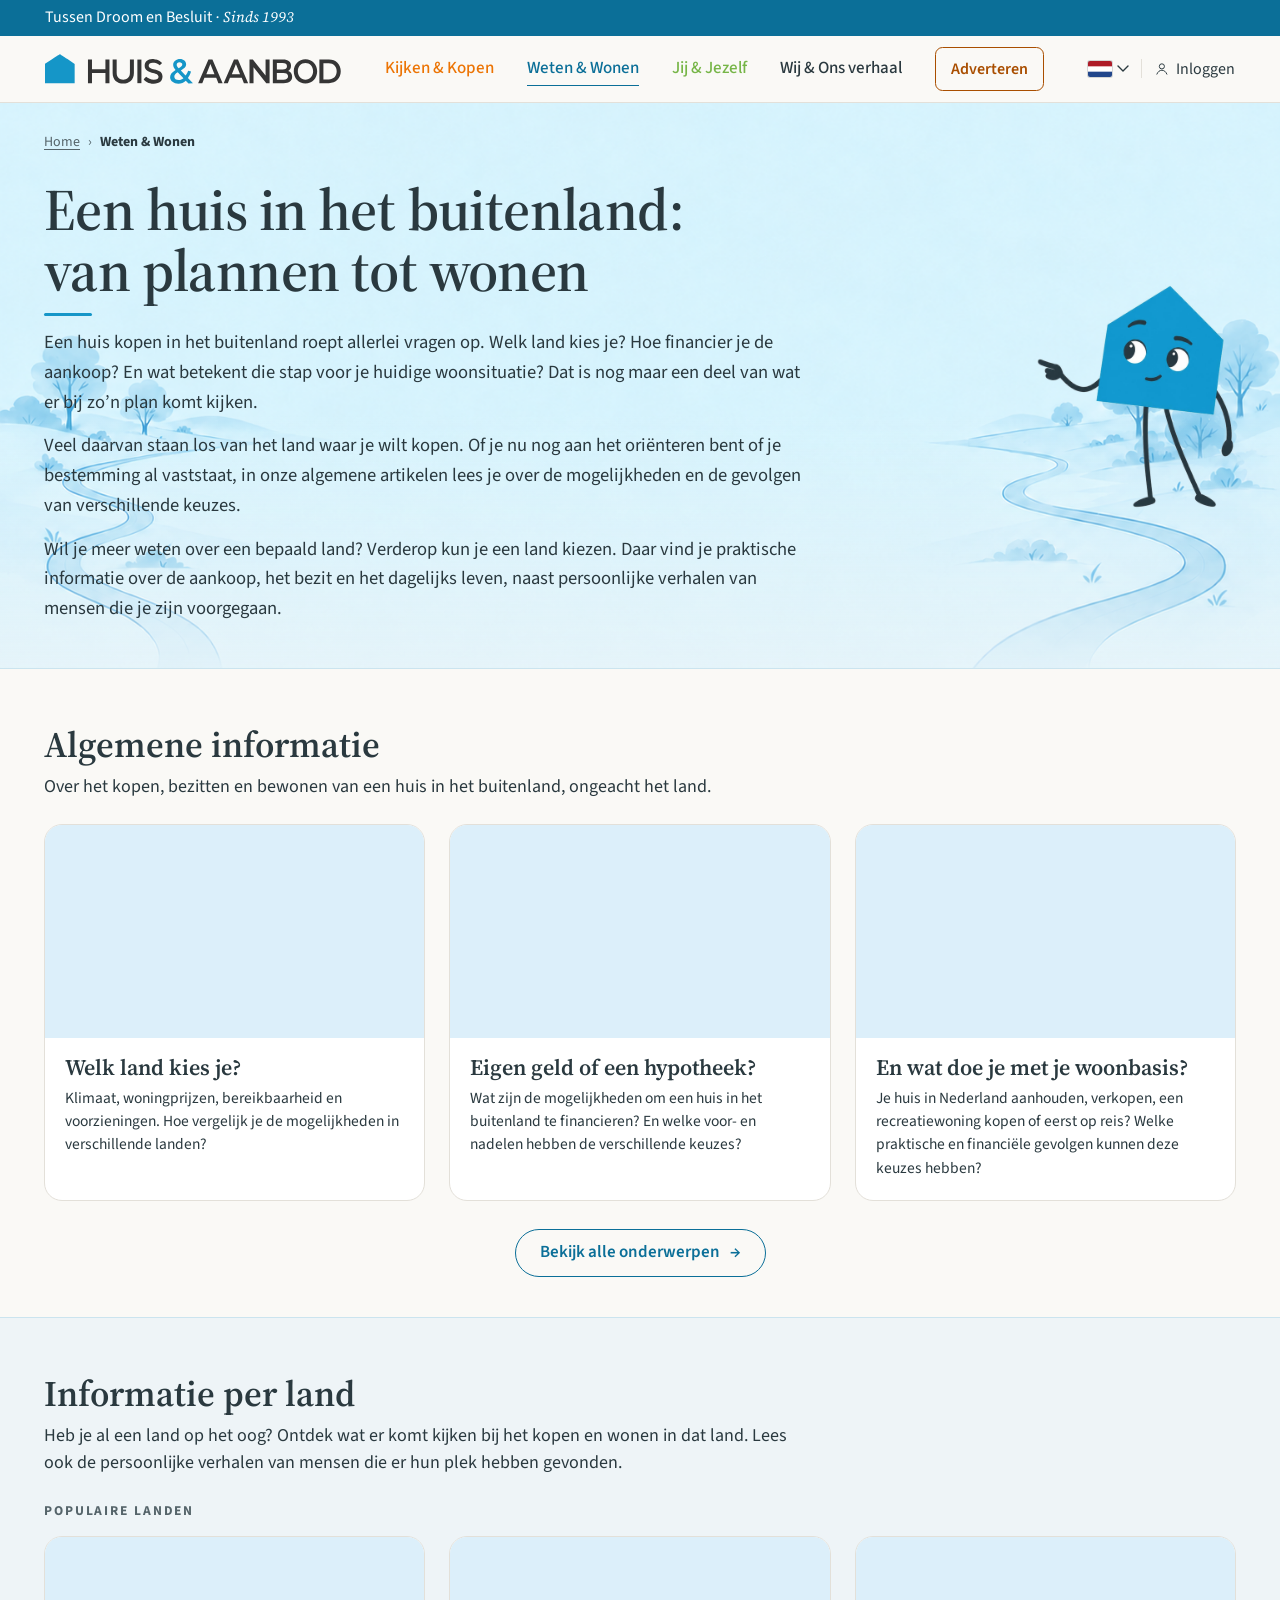
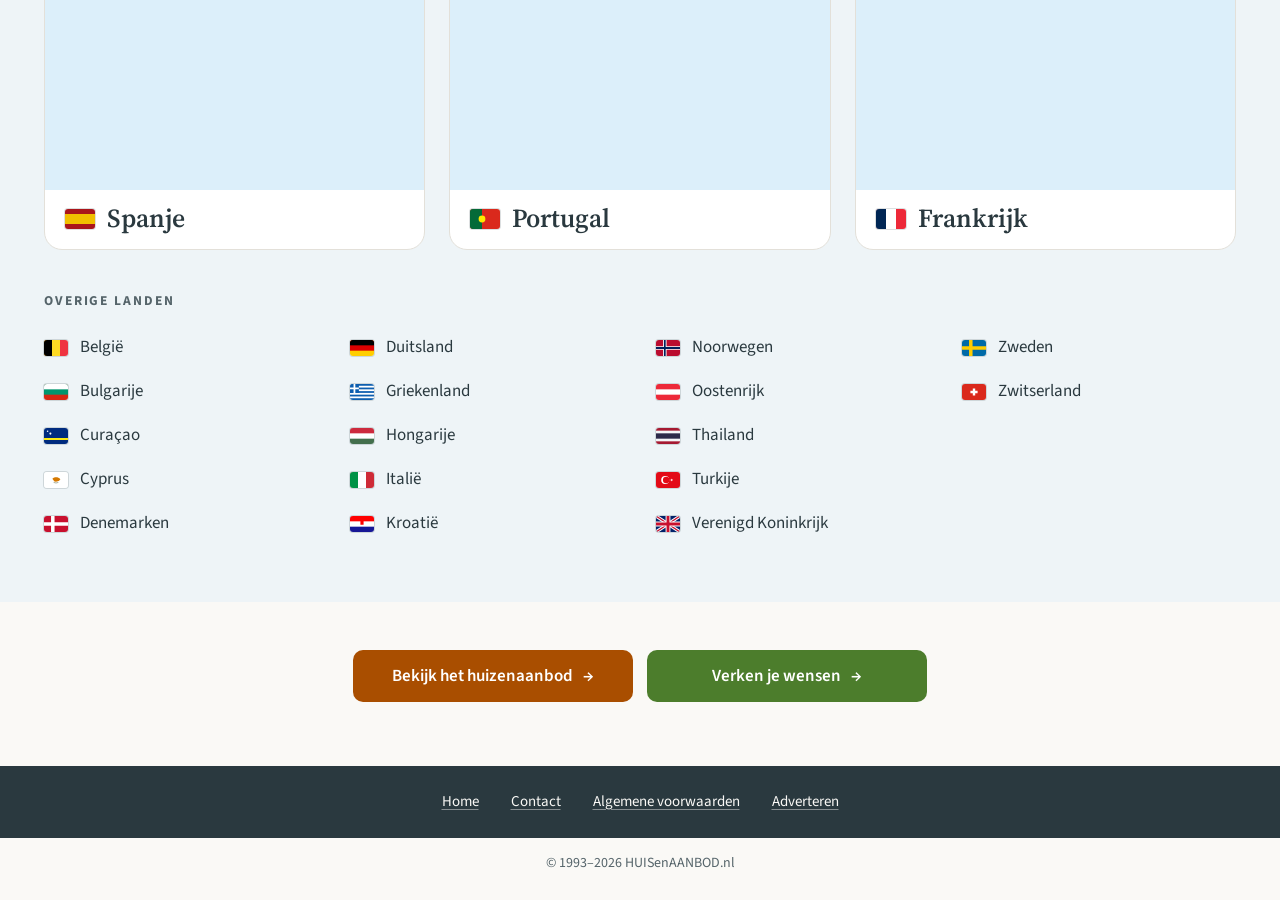
<file: weten_en_wonen/start.html>
<!DOCTYPE html>
<html lang="nl" data-header="a">
<head>
    <meta charset="utf-8">
    <meta name="viewport" content="width=device-width, initial-scale=1">
    <title>Weten &amp; Wonen: een huis in het buitenland — HUISenAANBOD</title>
    <meta name="robots" content="noindex">
    <meta name="description" content="Een huis in het buitenland, van plannen tot wonen: algemene artikelen over kiezen, financieren en je woonbasis, en praktische informatie per land.">
    <link rel="icon" href="../assets/android-chrome-192x192.png">
    <link rel="preconnect" href="https://fonts.googleapis.com">
    <link rel="preconnect" href="https://fonts.gstatic.com" crossorigin>
    <link href="https://fonts.googleapis.com/css2?family=Source+Sans+3:wght@400;500;600;700&family=Source+Serif+4:ital,opsz,wght@0,8..60,400;0,8..60,600;1,8..60,400&display=swap" rel="stylesheet">
    <link rel="stylesheet" href="../css/tokens.css">
    <link rel="stylesheet" href="../css/style.css">
    <link rel="stylesheet" href="../css/magazine.css">
    <link rel="stylesheet" href="../css/landen.css">
</head>

<body class="page-magazine" data-section="weten">

<!-- Same header as the landing page -->
<!-- Header variant A: bovenbalk -->
<div class="topbar"><p><span class="slogan-part">Tussen Droom en Besluit </span> <span class="slogan-part"><small> · Sinds 1993</small></span></p></div>

<header class="masthead">
    <div class="brand">
        <a class="wordmark" href="../index.html" aria-label="HUISenAANBOD.nl">
            <svg class="logo" xmlns="http://www.w3.org/2000/svg" viewBox="0 -1 1282 130" aria-hidden="true" focusable="false">
                <defs>
                </defs>
                <path fill="#353535" d="M279.3,23.1v51.1v51.1h-8.7h-8.7v-21.9V81.5H228h-24.4v21.9v21.9h-8.7h-8.7V74.2V23.1h8.7h8.7v21.1v21.1H228
	h33.8V44.2V23.1h8.7H279.3z"/>
                <path fill="#353535" d="M293.1,80.8V23.1h17.5v57c0,21,13.2,30.1,28.4,30.1c15.2,0,29-9.1,29-30.1v-57h17.2v57.7
	c0,29.8-20.7,46-46.4,46C313,126.8,293.1,110.6,293.1,80.8z"/>
                <path fill="#353535" d="M400.3,23.1h17.5v102.3h-17.5V23.1z"/>
                <path fill="#353535" d="M427.7,108l10.5-10.1c7.5,6.6,21.4,13.1,32.9,13.1c14.7,0,20.9-5.7,20.9-13.3c0-22.1-58-10.5-60-45.6
	c-1.1-20.6,16.6-34.6,41.9-30.5c11.2,1.8,18.2,1.8,33.6,16.3l-10.2,10c-8.5-5.4-15.5-9.1-23.5-10.5c-14.3-2.6-25.8,2.4-24.4,13.9
	c2.6,21.6,60.9,7.6,59.8,45.2c-0.6,19.7-11.8,29.3-37.8,31.1C453.8,128.7,430.9,117.2,427.7,108z"/>
                <path fill="#1596C8" d="M621.8,127L610,114.6c-8.5,7.9-19.5,13.2-31.9,13.2c-19.9,0-36-11.7-36-27.8c0-12.7,8.4-22.1,23.8-31.4
	c-7.7-8.3-10.5-15.1-10.5-22.5c0-14.3,13.2-25.1,29.7-25.1c15.2,0,26.5,10,26.5,23.8c0,10.5-9.4,17.8-22.9,26.1l20.3,21
	c4.9-5.2,8.8-14,11.2-20.5l12.7,3.8c-4.3,14.8-9.3,22.2-13.5,27.6l21.7,23.3L621.8,127z M600,104.2l-24.9-25.9
	c-10.9,6.6-14.7,12-14.7,19.3c0,8.5,7.5,14.3,19.1,14.3C587.3,111.9,594.2,109.3,600,104.2z M570.7,45.7c0,4.5,1.8,7.9,8.5,15.2
	c10.9-6.4,15.7-10.6,15.7-16.2c0-5.8-5.2-9.9-12.2-9.9C575.1,34.9,570.7,39.5,570.7,45.7z"/>
                <path fill="#353535" d="M742,101.7h-51.1l-9.3,23.7h-18l44.7-102.3h17.2l44.2,102.3h-18.3L742,101.7z M734.5,86.8l-17.8-44.7
	l-17.6,44.7H734.5z"/>
                <path fill="#353535" d="M973.2,23.1v102.3h-14.4l-55.2-69.3v69.3h-17.4V23.1h14.4l55.2,69.3V23.1H973.2z"/>
                <path fill="#353535" d="M1071,97.6c0,17.5-12.7,27.8-36.9,27.8h-46.8V23.1h44.1c22.6,0,34.7,10.4,34.7,26.6
	c0,10.5-4.8,18.3-12.1,22.5C1064.1,75.7,1071,84.3,1071,97.6z M1004.8,38v28.2h24.8c12.1,0,19-4.7,19-14c0-9.5-6.9-14.2-19-14.2
	H1004.8z M1053.3,95.7c0-10.2-7.1-14.8-20.3-14.8h-28.3v29.5h28.3C1046.2,110.5,1053.3,105.9,1053.3,95.7z"/>
                <path fill="#353535" d="M1078,74.2c0-30.2,21.5-52.6,50.7-52.6s50.7,22.2,50.7,52.6s-21.5,52.6-50.7,52.6S1078,104.5,1078,74.2z
	 M1161.8,74.2c0-20.9-14.1-35.9-33.1-35.9s-33.1,15.1-33.1,35.9c0,20.9,14.1,35.9,33.1,35.9S1161.8,95.1,1161.8,74.2z"/>
                <path fill="#353535" d="M1189,23.1h41.2c30.5,0,51.4,20.5,51.4,51.1s-20.9,51.1-51.4,51.1H1189V23.1z M1229.4,109.3
	c21,0,34.6-13.9,34.6-35.1c0-21.2-13.6-35.1-34.6-35.1h-22.9v70.1H1229.4z"/>
                <path id="huis-en-ampersand_2_" fill="#1596C8" d="M0,83.4V41.3l15.3-10C57.3,3.9,64.2-0.4,65.3,0c0.6,0.3,15.1,9.8,32.2,21.2
	l31,20.7v41.7v41.7l-64.3,0.1L0,125.6V83.4z"/>
                <path fill="#353535" d="M852.6,101.8h-51.1l-9.3,23.7h-18l44.7-102.3h17.2l44.2,102.3H862L852.6,101.8z M845.1,86.9l-17.8-44.7
	l-17.6,44.7H845.1z"/>
            </svg>
        </a>
    </div>

    <button class="navtoggle" id="navtoggle" type="button" aria-expanded="false" aria-controls="mainnav">Menu</button>

    <nav class="mainnav" id="mainnav" aria-label="Hoofdmenu">
        <a class="kijken" href="https://huisenaanbod.nl">Kijken &amp; Kopen</a>
        <a class="weten" href="start.html" aria-current="page">Weten &amp; Wonen</a>
        <a class="jezelf" href="../jij_en_jezelf/in_progress.html">Jij &amp; Jezelf</a>
        <a href="../wij_en_ons_verhaal/start.html">Wij &amp; Ons verhaal</a>
        <a class="Adverteren" href="https://www.huisenaanbod.nl/nl/Adverteren_bij_HUISenAANBOD/">Adverteren</a>
    </nav>

    <div class="account">
        <div class="langpick">
            <button class="lang" id="langbutton" aria-haspopup="true" aria-expanded="false" aria-controls="langmenu" aria-label="Taal wijzigen, huidige taal Nederlands"><span class="lang-current"><svg class="flag" viewBox="0 0 3 2" aria-hidden="true"><rect width="3" height="2" fill="#21468B"/><rect width="3" height="1.333" fill="#fff"/><rect width="3" height=".667" fill="#AE1C28"/></svg></span>
                <svg class="chev" width="12" height="7" viewBox="0 0 12 7" fill="none" aria-hidden="true">
                    <path d="M1 1 L6 6 L11 1" stroke="currentColor" stroke-width="1.4" stroke-linecap="round" stroke-linejoin="round"/>
                </svg>
            </button>
            <ul class="langmenu" id="langmenu" role="menu" aria-labelledby="langbutton" hidden>
                <li role="none"><a role="menuitem" href="" hreflang="nl" lang="nl" aria-current="true"><span class="lang-name">Nederlands</span><svg class="flag" viewBox="0 0 3 2" aria-hidden="true"><rect width="3" height="2" fill="#21468B"/><rect width="3" height="1.333" fill="#fff"/><rect width="3" height=".667" fill="#AE1C28"/></svg></a></li>
                <li role="none"><a role="menuitem" href="" hreflang="en" lang="en"><span class="lang-name">English</span><svg class="flag" viewBox="0 0 3 2" aria-hidden="true"><rect width="3" height="2" fill="#012169"/><path d="M0 0L3 2M3 0L0 2" stroke="#fff" stroke-width=".4"/><path d="M0 0L3 2M3 0L0 2" stroke="#C8102E" stroke-width=".16"/><path d="M1.5 0V2M0 1H3" stroke="#fff" stroke-width=".6"/><path d="M1.5 0V2M0 1H3" stroke="#C8102E" stroke-width=".36"/></svg></a></li>
                <li role="none"><a role="menuitem" href="" hreflang="de" lang="de"><span class="lang-name">Deutsch</span><svg class="flag" viewBox="0 0 3 2" aria-hidden="true"><rect width="3" height="2" fill="#FFCE00"/><rect width="3" height="1.333" fill="#DD0000"/><rect width="3" height=".667" fill="#000"/></svg></a></li>
                <li role="none"><a role="menuitem" href="" hreflang="fr" lang="fr"><span class="lang-name">Français</span><svg class="flag" viewBox="0 0 3 2" aria-hidden="true"><rect width="3" height="2" fill="#ED2939"/><rect width="2" height="2" fill="#fff"/><rect width="1" height="2" fill="#002654"/></svg></a></li>
                <li role="none"><a role="menuitem" href="" hreflang="es" lang="es"><span class="lang-name">Español</span><svg class="flag" viewBox="0 0 3 2" aria-hidden="true"><rect width="3" height="2" fill="#AA151B"/><rect y=".5" width="3" height="1" fill="#F1BF00"/></svg></a></li>
            </ul>
        </div>
        <div class="account-rule"></div>
        <a class="signin" href="" aria-label="Inloggen">
            <svg viewBox="0 0 24 24" fill="none" aria-hidden="true">
                <circle cx="12" cy="8.2" r="3.9" stroke="currentColor" stroke-width="1.5"/>
                <path d="M4.4 20c1.5-3.9 4.4-5.9 7.6-5.9s6.1 2 7.6 5.9" stroke="currentColor" stroke-width="1.5" stroke-linecap="round"/>
            </svg>
            <span class="signin-label">Inloggen</span>
        </a>
    </div>
</header>


<main class="mag" id="magazine">

    <!-- 1. Introductie, met Novi rechts -->
    <section class="mag-intro mag-intro-sub landen-intro">
        <div class="mag-wrap">
            <nav class="crumbs" aria-label="Kruimelpad">
                <a href="../index.html">Home</a><span aria-hidden="true">›</span>
                <span aria-current="page">Weten &amp; Wonen</span>
            </nav>
            <div class="ww-intro-row">
                <div class="intro-text">
                    <h1>Een huis in het buitenland:<br> van plannen tot wonen</h1>
                    <span class="blue-rule" aria-hidden="true"></span>
                    <div class="ww-intro-copy">
                        <p>Een huis kopen in het buitenland roept allerlei vragen op. Welk land kies je? Hoe financier je de aankoop? En wat betekent die stap voor je huidige woonsituatie? Dat is nog maar een deel van wat er bij zo’n plan komt kijken.</p>
                        <p>Veel daarvan staan los van het land waar je wilt kopen. Of je nu nog aan het oriënteren bent of je bestemming al vaststaat, in onze algemene artikelen lees je over de mogelijkheden en de gevolgen van verschillende keuzes.</p>
                        <p>Wil je meer weten over een bepaald land? Verderop kun je een land kiezen. Daar vind je praktische informatie over de aankoop, het bezit en het dagelijks leven, naast persoonlijke verhalen van mensen die je zijn voorgegaan.</p>
                    </div>
                </div>
                <img class="ww-novi" src="../assets/novi-blauw.png" width="480" height="546" alt="">
            </div>
        </div>
    </section>

    <!-- 2. Algemene informatie: drie uitgelichte artikelen -->
    <section class="mag-section ww-general" aria-labelledby="generalTitle">
        <div class="mag-wrap">
            <div class="ww-head">
                <h2 class="section-title" id="generalTitle">Algemene informatie</h2>
                <p>Over het kopen, bezitten en bewonen van een huis in het buitenland, ongeacht het land.</p>
            </div>
            <div class="grid ww-cards">
                <a class="card" href="../artikelen/artikel.html"><div class="thumb" style="background-image:url('https://images.unsplash.com/photo-1473116763249-2faaef81ccda?auto=format&fit=crop&w=900&q=80')"></div><div class="card-body"><h3>Welk land kies je?</h3><p>Klimaat, woningprijzen, bereikbaarheid en voorzieningen. Hoe vergelijk je de mogelijkheden in verschillende landen?</p></div></a>
                <a class="card" href="../artikelen/artikel.html"><div class="thumb" style="background-image:url('https://images.unsplash.com/photo-1473116763249-2faaef81ccda?auto=format&fit=crop&w=900&q=80')"></div><div class="card-body"><h3>Eigen geld of een hypotheek?</h3><p>Wat zijn de mogelijkheden om een huis in het buitenland te financieren? En welke voor- en nadelen hebben de verschillende keuzes?</p></div></a>
                <a class="card" href="../artikelen/artikel.html"><div class="thumb" style="background-image:url('https://images.unsplash.com/photo-1473116763249-2faaef81ccda?auto=format&fit=crop&w=900&q=80')"></div><div class="card-body"><h3>En wat doe je met je woonbasis?</h3><p>Je huis in Nederland aanhouden, verkopen, een recreatiewoning kopen of eerst op reis? Welke praktische en financiële gevolgen kunnen deze keuzes hebben?</p></div></a>
            </div>
            <div class="ww-more">
                <a class="ww-outline-btn" href="../artikelen/artikelen.html">Bekijk alle onderwerpen <span aria-hidden="true">→</span></a>
            </div>
        </div>
    </section>

    <!-- 3. Informatie per land -->
    <section class="mag-section ww-countries" aria-labelledby="countriesTitle">
        <div class="mag-wrap">
            <div class="ww-head">
                <h2 class="section-title" id="countriesTitle">Informatie per land</h2>
                <p>Heb je al een land op het oog? Ontdek wat er komt kijken bij het kopen en wonen in dat land. Lees ook de persoonlijke verhalen van mensen die er hun plek hebben gevonden.</p>
            </div>

            <h3 class="ww-label">Populaire landen</h3>
            <div class="country-photos">
                <a class="country-photo" href="spanje.html">
                    <span class="cp-img" style="background-image:url('https://images.unsplash.com/photo-1473116763249-2faaef81ccda?auto=format&fit=crop&w=900&q=80')"></span>
                    <span class="cp-name"><svg class="flag-sm" viewBox="0 0 3 2" aria-hidden="true"><rect width="3" height="2" fill="#AA151B"/><rect y=".5" width="3" height="1" fill="#F1BF00"/></svg>Spanje</span>
                </a>
                <a class="country-photo" href="#">
                    <span class="cp-img" style="background-image:url('https://images.unsplash.com/photo-1473116763249-2faaef81ccda?auto=format&fit=crop&w=900&q=80')"></span>
                    <span class="cp-name"><svg class="flag-sm" viewBox="0 0 3 2" aria-hidden="true"><rect width="3" height="2" fill="#DA291C"/><rect width="1.2" height="2" fill="#046A38"/><circle cx="1.2" cy="1" r=".34" fill="#FFE900"/></svg>Portugal</span>
                </a>
                <a class="country-photo" href="#">
                    <span class="cp-img" style="background-image:url('https://images.unsplash.com/photo-1473116763249-2faaef81ccda?auto=format&fit=crop&w=900&q=80')"></span>
                    <span class="cp-name"><svg class="flag-sm" viewBox="0 0 3 2" aria-hidden="true"><rect width="3" height="2" fill="#ED2939"/><rect width="2" height="2" fill="#fff"/><rect width="1" height="2" fill="#002654"/></svg>Frankrijk</span>
                </a>
            </div>

            <!-- Alleen landen waarover artikelen bestaan; alfabetisch. Komt er een artikel bij, dan komt het land in deze lijst. -->
            <h3 class="ww-label">Overige landen</h3>
            <ul class="country-columns">
                <li><a href="#"><svg class="flag-sm" viewBox="0 0 3 2" aria-hidden="true"><rect width="3" height="2" fill="#EF3340"/><rect width="2" height="2" fill="#FDDA24"/><rect width="1" height="2" fill="#000"/></svg><span>België</span></a></li>
                <li><a href="#"><svg class="flag-sm" viewBox="0 0 3 2" aria-hidden="true"><rect width="3" height="2" fill="#D62612"/><rect width="3" height="1.333" fill="#00966E"/><rect width="3" height=".667" fill="#fff"/></svg><span>Bulgarije</span></a></li>
                <li><a href="#"><svg class="flag-sm" viewBox="0 0 3 2" aria-hidden="true"><rect width="3" height="2" fill="#002B7F"/><rect y="1.25" width="3" height=".25" fill="#F9E814"/><circle cx=".45" cy=".4" r=".1" fill="#fff"/><circle cx=".8" cy=".7" r=".13" fill="#fff"/></svg><span>Curaçao</span></a></li>
                <li><a href="#"><svg class="flag-sm" viewBox="0 0 3 2" aria-hidden="true"><rect width="3" height="2" fill="#fff"/><path d="M1.05 .85c.3-.25.7-.25 1 .05-.15.25-.45.35-.75.3z" fill="#D57800"/><path d="M1.2 1.3q.3.15.6 0" stroke="#4E5B31" stroke-width=".06" fill="none"/></svg><span>Cyprus</span></a></li>
                <li><a href="#"><svg class="flag-sm" viewBox="0 0 3 2" aria-hidden="true"><rect width="3" height="2" fill="#C8102E"/><path d="M0 1H3M1.1 0V2" stroke="#fff" stroke-width=".44"/></svg><span>Denemarken</span></a></li>
                <li><a href="#"><svg class="flag-sm" viewBox="0 0 3 2" aria-hidden="true"><rect width="3" height="2" fill="#FFCE00"/><rect width="3" height="1.333" fill="#DD0000"/><rect width="3" height=".667" fill="#000"/></svg><span>Duitsland</span></a></li>
                <li><a href="#"><svg class="flag-sm" viewBox="0 0 3 2" aria-hidden="true"><rect width="3" height="2" fill="#0D5EAF"/><rect y="0.222" width="3" height="0.222" fill="#fff"/><rect y="0.667" width="3" height="0.222" fill="#fff"/><rect y="1.111" width="3" height="0.222" fill="#fff"/><rect y="1.556" width="3" height="0.222" fill="#fff"/><rect width="1.111" height="1.111" fill="#0D5EAF"/><path d="M.555 0V1.111M0 .555H1.111" stroke="#fff" stroke-width=".222"/></svg><span>Griekenland</span></a></li>
                <li><a href="#"><svg class="flag-sm" viewBox="0 0 3 2" aria-hidden="true"><rect width="3" height="2" fill="#436F4D"/><rect width="3" height="1.333" fill="#fff"/><rect width="3" height=".667" fill="#CD2A3E"/></svg><span>Hongarije</span></a></li>
                <li><a href="#"><svg class="flag-sm" viewBox="0 0 3 2" aria-hidden="true"><rect width="3" height="2" fill="#CE2B37"/><rect width="2" height="2" fill="#fff"/><rect width="1" height="2" fill="#009246"/></svg><span>Italië</span></a></li>
                <li><a href="#"><svg class="flag-sm" viewBox="0 0 3 2" aria-hidden="true"><rect width="3" height="2" fill="#171796"/><rect width="3" height="1.333" fill="#fff"/><rect width="3" height=".667" fill="#FF0000"/><rect x="1.3" y=".55" width=".4" height=".55" fill="#FF0000" rx=".05"/></svg><span>Kroatië</span></a></li>
                <li><a href="#"><svg class="flag-sm" viewBox="0 0 3 2" aria-hidden="true"><rect width="3" height="2" fill="#BA0C2F"/><path d="M0 1H3M1.1 0V2" stroke="#fff" stroke-width=".44"/><path d="M0 1H3M1.1 0V2" stroke="#00205B" stroke-width=".22"/></svg><span>Noorwegen</span></a></li>
                <li><a href="#"><svg class="flag-sm" viewBox="0 0 3 2" aria-hidden="true"><rect width="3" height="2" fill="#ED2939"/><rect y=".667" width="3" height=".667" fill="#fff"/></svg><span>Oostenrijk</span></a></li>
                <li><a href="#"><svg class="flag-sm" viewBox="0 0 3 2" aria-hidden="true"><rect width="3" height="2" fill="#A51931"/><rect y=".333" width="3" height="1.333" fill="#F4F5F8"/><rect y=".667" width="3" height=".667" fill="#2D2A4A"/></svg><span>Thailand</span></a></li>
                <li><a href="#"><svg class="flag-sm" viewBox="0 0 3 2" aria-hidden="true"><rect width="3" height="2" fill="#E30A17"/><circle cx="1.15" cy="1" r=".5" fill="#fff"/><circle cx="1.27" cy="1" r=".4" fill="#E30A17"/><path d="M1.75 1l.36-.12-.22.31v-.38l.22.31z" fill="#fff"/></svg><span>Turkije</span></a></li>
                <li><a href="#"><svg class="flag-sm" viewBox="0 0 3 2" aria-hidden="true"><rect width="3" height="2" fill="#012169"/><path d="M0 0L3 2M3 0L0 2" stroke="#fff" stroke-width=".4"/><path d="M0 0L3 2M3 0L0 2" stroke="#C8102E" stroke-width=".16"/><path d="M1.5 0V2M0 1H3" stroke="#fff" stroke-width=".6"/><path d="M1.5 0V2M0 1H3" stroke="#C8102E" stroke-width=".36"/></svg><span>Verenigd Koninkrijk</span></a></li>
                <li><a href="#"><svg class="flag-sm" viewBox="0 0 3 2" aria-hidden="true"><rect width="3" height="2" fill="#006AA7"/><path d="M0 1H3M1.1 0V2" stroke="#FECC00" stroke-width=".44"/></svg><span>Zweden</span></a></li>
                <li><a href="#"><svg class="flag-sm" viewBox="0 0 3 2" aria-hidden="true"><rect width="3" height="2" fill="#DA291C"/><path d="M1.5 .55V1.45M1.05 1H1.95" stroke="#fff" stroke-width=".3"/></svg><span>Zwitserland</span></a></li>
            </ul>
        </div>
    </section>

    <!-- 6. Afsluitende navigatie naar de andere hoofdsecties -->
    <section class="ww-next" aria-label="Verder naar">
        <div class="mag-wrap">
            <a class="ww-btn ww-btn-orange" href="https://huisenaanbod.nl">Bekijk het huizenaanbod <span aria-hidden="true">→</span></a>
            <a class="ww-btn ww-btn-green" href="../jij_en_jezelf/in_progress.html">Verken je wensen <span aria-hidden="true">→</span></a>
        </div>
    </section>

</main>

<footer class="site-footer">
    <div class="footer-inner">
        <nav class="footer-nav" aria-label="Footer">
            <a href="../index.html">Home</a>
            <a href="https://www.huisenaanbod.nl/nl/contact">Contact</a>
            <a href="https://www.huisenaanbod.nl/nl/algemene_voorwaarden/">Algemene voorwaarden</a>
            <a href="https://www.huisenaanbod.nl/nl/Adverteren_bij_HUISenAANBOD/">Adverteren</a>
        </nav>
    </div>
    <p class="footer-copy">© 1993–2026 HUISenAANBOD.nl</p>
</footer>

<script src="../js/app.js"></script>
</body>
</html>
</file>
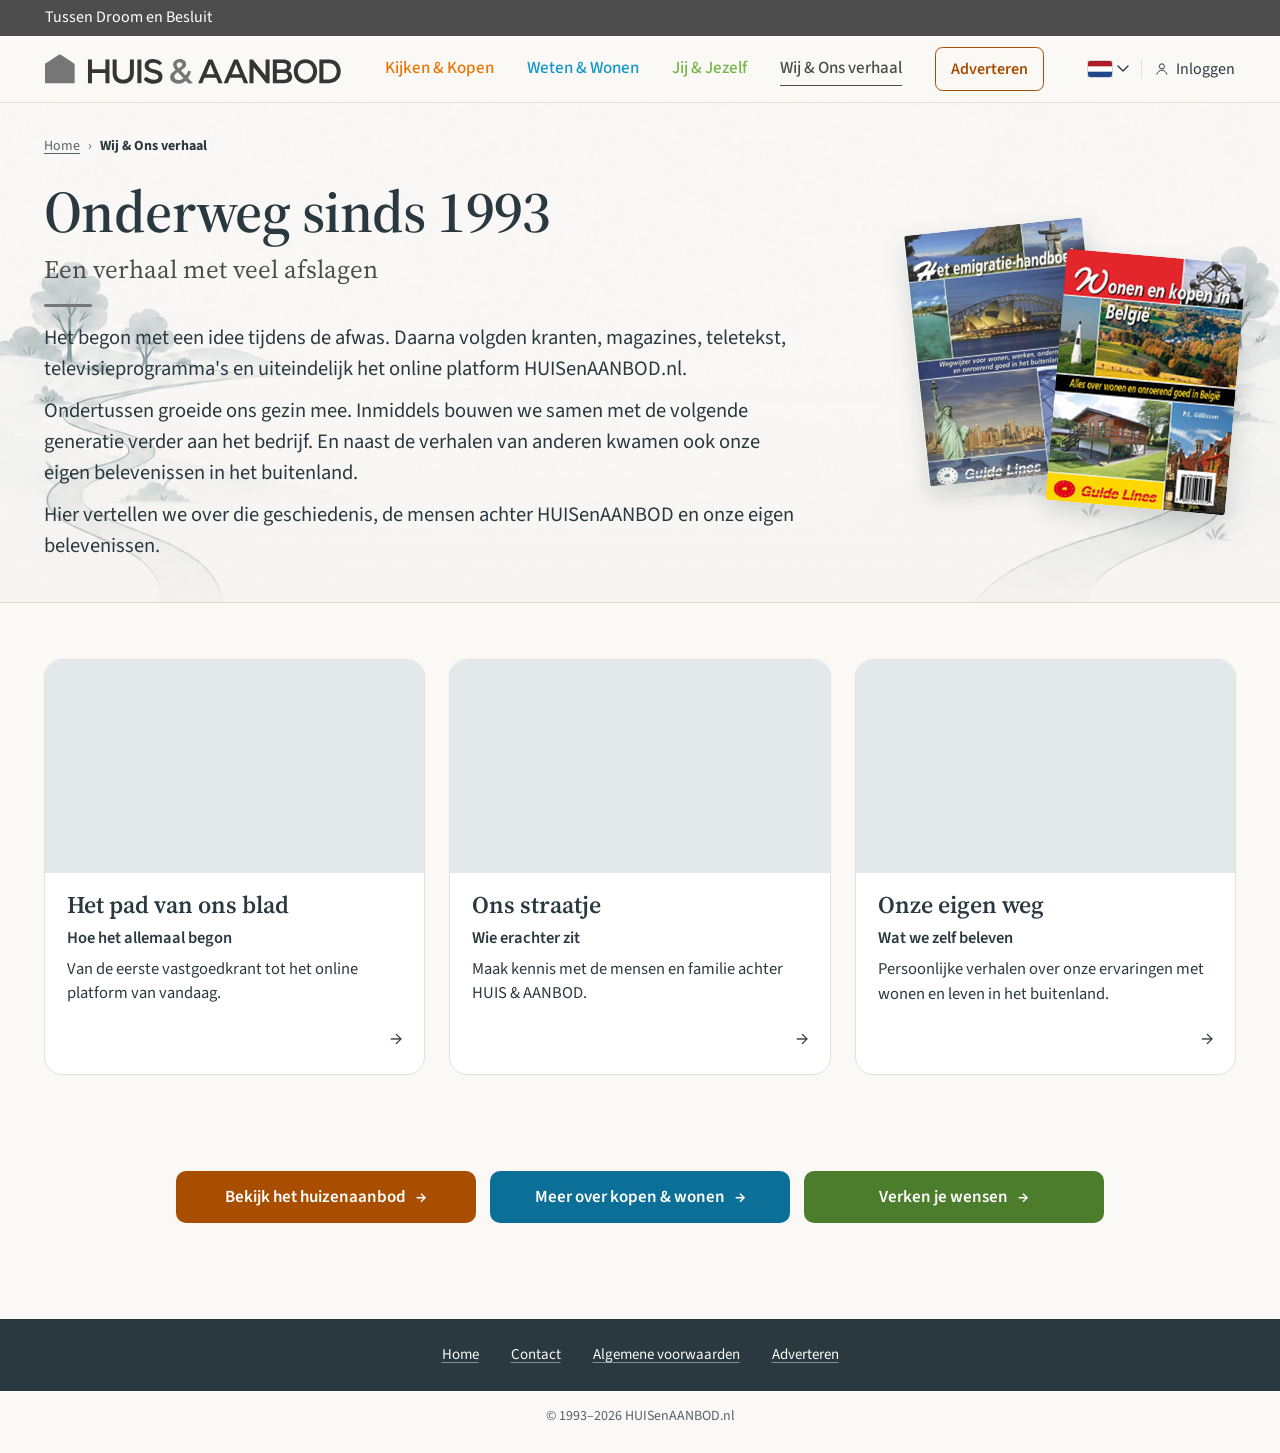
<file: wij_en_ons_verhaal/start.html>
<!DOCTYPE html>
<html lang="nl" data-header="a">
<head>
  <meta charset="utf-8">
  <meta name="viewport" content="width=device-width, initial-scale=1">
  <title>Wij & Ons verhaal</title>
  <link rel="icon" href="../assets/android-chrome-192x192.png">
  <meta name="robots" content="noindex">
  <link rel="preconnect" href="https://fonts.googleapis.com">
  <link rel="preconnect" href="https://fonts.gstatic.com" crossorigin>
  <link href="https://fonts.googleapis.com/css2?family=Source+Sans+3:wght@400;500;600;700&family=Source+Serif+4:ital,opsz,wght@0,8..60,400;0,8..60,600;1,8..60,400&display=swap" rel="stylesheet">
  <link rel="stylesheet" href="../css/tokens.css">
  <link rel="stylesheet" href="../css/style.css">
  <link rel="stylesheet" href="../css/magazine.css">
  <link rel="stylesheet" href="../css/verhaal.css">
  <link rel="manifest" href="../manifest.json">
  <meta name="theme-color" content="#ec7630">
  <link rel="apple-touch-icon" href="../icons/apple-touch-icon.png">
</head>

<script>
  if ('serviceWorker' in navigator) {
    window.addEventListener('load', () => navigator.serviceWorker.register('/sw.js'));
  }
</script>

<body class="page-magazine page-verhaal" data-section="ons">

<!-- Same header as the landing page -->
<!-- Header variant A: bovenbalk -->
<div class="topbar"><p><span class="slogan-part">Tussen Droom en Besluit</span></p></div>

<header class="masthead">
  <div class="brand">
    <a class="wordmark" href="../index.html" aria-label="HUISenAANBOD.nl">
      <svg class="logo" xmlns="http://www.w3.org/2000/svg" viewBox="0 -1 1282 130" aria-hidden="true" focusable="false">
        <path fill="#353535" d="M279.3,23.1v51.1v51.1h-8.7h-8.7v-21.9V81.5H228h-24.4v21.9v21.9h-8.7h-8.7V74.2V23.1h8.7h8.7v21.1v21.1H228
	h33.8V44.2V23.1h8.7H279.3z"/>
        <path fill="#353535" d="M293.1,80.8V23.1h17.5v57c0,21,13.2,30.1,28.4,30.1c15.2,0,29-9.1,29-30.1v-57h17.2v57.7
	c0,29.8-20.7,46-46.4,46C313,126.8,293.1,110.6,293.1,80.8z"/>
        <path fill="#353535" d="M400.3,23.1h17.5v102.3h-17.5V23.1z"/>
        <path fill="#353535" d="M427.7,108l10.5-10.1c7.5,6.6,21.4,13.1,32.9,13.1c14.7,0,20.9-5.7,20.9-13.3c0-22.1-58-10.5-60-45.6
	c-1.1-20.6,16.6-34.6,41.9-30.5c11.2,1.8,18.2,1.8,33.6,16.3l-10.2,10c-8.5-5.4-15.5-9.1-23.5-10.5c-14.3-2.6-25.8,2.4-24.4,13.9
	c2.6,21.6,60.9,7.6,59.8,45.2c-0.6,19.7-11.8,29.3-37.8,31.1C453.8,128.7,430.9,117.2,427.7,108z"/>
        <path class="logo-accent" d="M621.8,127L610,114.6c-8.5,7.9-19.5,13.2-31.9,13.2c-19.9,0-36-11.7-36-27.8c0-12.7,8.4-22.1,23.8-31.4
	c-7.7-8.3-10.5-15.1-10.5-22.5c0-14.3,13.2-25.1,29.7-25.1c15.2,0,26.5,10,26.5,23.8c0,10.5-9.4,17.8-22.9,26.1l20.3,21
	c4.9-5.2,8.8-14,11.2-20.5l12.7,3.8c-4.3,14.8-9.3,22.2-13.5,27.6l21.7,23.3L621.8,127z M600,104.2l-24.9-25.9
	c-10.9,6.6-14.7,12-14.7,19.3c0,8.5,7.5,14.3,19.1,14.3C587.3,111.9,594.2,109.3,600,104.2z M570.7,45.7c0,4.5,1.8,7.9,8.5,15.2
	c10.9-6.4,15.7-10.6,15.7-16.2c0-5.8-5.2-9.9-12.2-9.9C575.1,34.9,570.7,39.5,570.7,45.7z"/>
        <path fill="#353535" d="M742,101.7h-51.1l-9.3,23.7h-18l44.7-102.3h17.2l44.2,102.3h-18.3L742,101.7z M734.5,86.8l-17.8-44.7
	l-17.6,44.7H734.5z"/>
        <path fill="#353535" d="M973.2,23.1v102.3h-14.4l-55.2-69.3v69.3h-17.4V23.1h14.4l55.2,69.3V23.1H973.2z"/>
        <path fill="#353535" d="M1071,97.6c0,17.5-12.7,27.8-36.9,27.8h-46.8V23.1h44.1c22.6,0,34.7,10.4,34.7,26.6
	c0,10.5-4.8,18.3-12.1,22.5C1064.1,75.7,1071,84.3,1071,97.6z M1004.8,38v28.2h24.8c12.1,0,19-4.7,19-14c0-9.5-6.9-14.2-19-14.2
	H1004.8z M1053.3,95.7c0-10.2-7.1-14.8-20.3-14.8h-28.3v29.5h28.3C1046.2,110.5,1053.3,105.9,1053.3,95.7z"/>
        <path fill="#353535" d="M1078,74.2c0-30.2,21.5-52.6,50.7-52.6s50.7,22.2,50.7,52.6s-21.5,52.6-50.7,52.6S1078,104.5,1078,74.2z
	 M1161.8,74.2c0-20.9-14.1-35.9-33.1-35.9s-33.1,15.1-33.1,35.9c0,20.9,14.1,35.9,33.1,35.9S1161.8,95.1,1161.8,74.2z"/>
        <path fill="#353535" d="M1189,23.1h41.2c30.5,0,51.4,20.5,51.4,51.1s-20.9,51.1-51.4,51.1H1189V23.1z M1229.4,109.3
	c21,0,34.6-13.9,34.6-35.1c0-21.2-13.6-35.1-34.6-35.1h-22.9v70.1H1229.4z"/>
        <path id="huis-en-ampersand_2_" class="logo-accent" d="M0,83.4V41.3l15.3-10C57.3,3.9,64.2-0.4,65.3,0c0.6,0.3,15.1,9.8,32.2,21.2
	l31,20.7v41.7v41.7l-64.3,0.1L0,125.6V83.4z"/>
        <path fill="#353535" d="M852.6,101.8h-51.1l-9.3,23.7h-18l44.7-102.3h17.2l44.2,102.3H862L852.6,101.8z M845.1,86.9l-17.8-44.7
	l-17.6,44.7H845.1z"/>
      </svg></a>
  </div>

  <button class="navtoggle" id="navtoggle" type="button" aria-expanded="false" aria-controls="mainnav">Menu</button>

  <nav class="mainnav" id="mainnav" aria-label="Hoofdmenu">
    <a class="kijken" href="https://huisenaanbod.nl">Kijken &amp; Kopen</a>
    <a class="weten" href="../weten_en_wonen/start.html">Weten &amp; Wonen</a>
    <a class="jezelf" href="../jij_en_jezelf/in_progress.html">Jij &amp; Jezelf</a>
    <a href="start.html" aria-current="page">Wij &amp; Ons verhaal</a>
    <a class="Adverteren" href="https://www.huisenaanbod.nl/nl/Adverteren_bij_HUISenAANBOD/">Adverteren</a>
  </nav>

  <div class="account">
    <div class="langpick">
      <button class="lang" id="langbutton" aria-haspopup="true" aria-expanded="false" aria-controls="langmenu" aria-label="Taal wijzigen, huidige taal Nederlands"><span class="lang-current"><svg class="flag" viewBox="0 0 3 2" aria-hidden="true"><rect width="3" height="2" fill="#21468B"/><rect width="3" height="1.333" fill="#fff"/><rect width="3" height=".667" fill="#AE1C28"/></svg></span>
        <svg class="chev" width="12" height="7" viewBox="0 0 12 7" fill="none" aria-hidden="true">
          <path d="M1 1 L6 6 L11 1" stroke="currentColor" stroke-width="1.4" stroke-linecap="round" stroke-linejoin="round"/>
        </svg>
      </button>
      <ul class="langmenu" id="langmenu" role="menu" aria-labelledby="langbutton" hidden>
        <li role="none"><a role="menuitem" href="" hreflang="nl" lang="nl" aria-current="true"><span class="lang-name">Nederlands</span><svg class="flag" viewBox="0 0 3 2" aria-hidden="true"><rect width="3" height="2" fill="#21468B"/><rect width="3" height="1.333" fill="#fff"/><rect width="3" height=".667" fill="#AE1C28"/></svg></a></li>
        <li role="none"><a role="menuitem" href="" hreflang="en" lang="en"><span class="lang-name">English</span><svg class="flag" viewBox="0 0 3 2" aria-hidden="true"><rect width="3" height="2" fill="#012169"/><path d="M0 0L3 2M3 0L0 2" stroke="#fff" stroke-width=".4"/><path d="M0 0L3 2M3 0L0 2" stroke="#C8102E" stroke-width=".16"/><path d="M1.5 0V2M0 1H3" stroke="#fff" stroke-width=".6"/><path d="M1.5 0V2M0 1H3" stroke="#C8102E" stroke-width=".36"/></svg></a></li>
        <li role="none"><a role="menuitem" href="" hreflang="de" lang="de"><span class="lang-name">Deutsch</span><svg class="flag" viewBox="0 0 3 2" aria-hidden="true"><rect width="3" height="2" fill="#FFCE00"/><rect width="3" height="1.333" fill="#DD0000"/><rect width="3" height=".667" fill="#000"/></svg></a></li>
        <li role="none"><a role="menuitem" href="" hreflang="fr" lang="fr"><span class="lang-name">Français</span><svg class="flag" viewBox="0 0 3 2" aria-hidden="true"><rect width="3" height="2" fill="#ED2939"/><rect width="2" height="2" fill="#fff"/><rect width="1" height="2" fill="#002654"/></svg></a></li>
        <li role="none"><a role="menuitem" href="" hreflang="es" lang="es"><span class="lang-name">Español</span><svg class="flag" viewBox="0 0 3 2" aria-hidden="true"><rect width="3" height="2" fill="#AA151B"/><rect y=".5" width="3" height="1" fill="#F1BF00"/></svg></a></li>
      </ul>
    </div>
    <div class="account-rule"></div>
    <a class="signin" href="" aria-label="Inloggen">
      <svg viewBox="0 0 24 24" fill="none" aria-hidden="true">
        <circle cx="12" cy="8.2" r="3.9" stroke="currentColor" stroke-width="1.5"/>
        <path d="M4.4 20c1.5-3.9 4.4-5.9 7.6-5.9s6.1 2 7.6 5.9" stroke="currentColor" stroke-width="1.5" stroke-linecap="round"/>
      </svg>
      <span class="signin-label">Inloggen</span>
    </a>
  </div>
</header>

<main class="mag" id="inhoud">
  <!-- Tekst links, eerste en laatste nummer blad rechts -->
  <section class="mag-intro mag-intro-sub">
    <div class="mag-wrap">
      <nav class="crumbs" aria-label="Kruimelpad">
        <a href="../index.html">Home</a><span aria-hidden="true">›</span>
        <span aria-current="page">Wij &amp; Ons verhaal</span>
      </nav>
      <div class="story-intro">
        <div class="intro-text">
          <h1>Onderweg sinds 1993</h1>
          <p class="story-sub">Een verhaal met veel afslagen</p>
          <span class="story-rule" aria-hidden="true"></span>
          <p class="intro-lead">
            Het begon met een idee tijdens de afwas. Daarna volgden kranten, magazines, teletekst, televisieprogramma's en uiteindelijk het online platform HUISenAANBOD.nl.
          </p>
          <p class="intro-lead">Ondertussen groeide ons gezin mee. Inmiddels bouwen we samen met de volgende generatie verder aan het bedrijf. En naast de verhalen van anderen kwamen ook onze eigen belevenissen in het buitenland.</p>

          <p class="intro-lead">Hier vertellen we over die geschiedenis, de mensen achter HUISenAANBOD en onze eigen belevenissen.</p>
        </div>

        <!-- Plek voor de illustratie eerste en laatste nummer blad -->
        <div class="covers" aria-hidden="true">
          <img src="../assets/cover-first.png" alt="" class="cover cover-first">
          <img src="../assets/cover-last.png" alt="" class="cover cover-last">
        </div>

      </div>
    </div>
  </section>

  <section class="mag-section" aria-label="Ons verhaal in drie delen">
    <div class="mag-wrap">
      <div class="story-cards">
        <a href="#" class="story-card">
          <div class="story-img"></div>
          <div class="story-body">
            <h2>Het pad van ons blad</h2>
            <p class="story-tag">Hoe het allemaal begon</p>
            <p>Van de eerste vastgoedkrant tot het online platform van vandaag.</p>
            <span class="story-arrow" aria-hidden="true">→</span>
          </div>
        </a>

        <a href="#" class="story-card">
          <div class="story-img"></div>
          <div class="story-body">
            <h2>Ons straatje</h2>
            <p class="story-tag">Wie erachter zit</p>
            <p>Maak kennis met de mensen en familie achter HUIS &amp; AANBOD.</p>
            <span class="story-arrow" aria-hidden="true">→</span>
          </div>
        </a>

        <a href="#" class="story-card">
          <div class="story-img"></div>
          <div class="story-body">
            <h2>Onze eigen weg</h2>
            <p class="story-tag">Wat we zelf beleven</p>
            <p>Persoonlijke verhalen over onze ervaringen met wonen en leven in het buitenland.</p>
            <span class="story-arrow" aria-hidden="true">→</span>
          </div>
        </a>

      </div>
    </div>
  </section>

  <section class="story-next" aria-label="Verder naar">
    <div class="mag-wrap">
      <a href="https://huisenaanbod.nl" class="story-btn story-btn-orange">
        Bekijk het huizenaanbod
        <span aria-hidden="true">
          →
        </span>
      </a>

      <a href="../weten_en_wonen/start.html" class="story-btn story-btn-blue">
        Meer over kopen &amp; wonen
        <span aria-hidden="true">→</span>
      </a>

      <a href="../jij_en_jezelf/in_progress.html" class="story-btn story-btn-green">
        Verken je wensen
        <span aria-hidden="true">→</span>
      </a>
    </div>
  </section>
</main>


<footer class="site-footer">
  <div class="footer-inner">
    <nav class="footer-nav" aria-label="Footer">
      <a href="../index.html">Home</a>
      <a href="https://www.huisenaanbod.nl/nl/contact">Contact</a>
      <a href="https://www.huisenaanbod.nl/nl/algemene_voorwaarden/">Algemene voorwaarden</a>
      <a href="https://www.huisenaanbod.nl/nl/Adverteren_bij_HUISenAANBOD/">Adverteren</a>
    </nav>
  </div>
  <p class="footer-copy">© 1993–2026 HUISenAANBOD.nl</p>
</footer>

<script src="../js/app.js"></script>
</body>
</html>
</file>
<file: css/tokens.css>
/* ============================================================
   HUISenAANBOD · DESIGN TOKENS (webstijl blauwdruk 1.1, hoofdstuk 12)
   De enige plek waar kleuren, lettertypes en de tekstbreedte staan.
   style.css en magazine.css verwijzen hiernaar.
   ============================================================ */

:root{
    /* --- Kijken & Kopen --- */
    --kk-main:#EC7404;   /* hoofdkleur: logo en grafische accenten */
    --kk-dark:#A94E00;   /* donkere tint: tekstlinks, actieve navigatie, knoppen met witte tekst */
    --kk-light:#FDE6D2;  /* licht vlak: afzonderlijke inhoudsblokken */
    --kk-edge:#F7F0E8;   /* extra lichte zijrand op brede schermen */

    /* --- Weten & Wonen --- */
    --ww-main:#1596C8;
    --ww-dark:#0B6F98;
    --ww-light:#DFF1F8;
    --ww-edge:#EEF4F7;

    /* --- Jij & Jezelf --- */
    --jj-main:#76B547;
    --jj-dark:#4C7D2C;
    --jj-light:#E7F2DE;
    --jj-edge:#F0F5EC;

    /* --- basis --- */
    --ink:#2A393F;       /* woordlogodonker: woordlogo, body, koppen, inactieve menulinks, donkere vlakken */
    --base:#FAF9F6;      /* gebroken wit: middenvlak en navigatiebalk */
    --white:#FFFFFF;     /* tekst op donkere knoppen en de sloganbalk */
    --footer:#2A393F;    /* footer, met tekst en links in --base */

    /* --- typografie --- */
    --serif:'Source Serif 4',Georgia,'Times New Roman',serif;  /* paginakoppen en kaarttitels */
    --sans:'Source Sans 3',-apple-system,'Segoe UI',Arial,sans-serif; /* tekst, navigatie, knoppen, labels */
    --measure:760px;     /* leesbreedte 720–780 px */

    /* --- actieve sectie: standaard de algemene pagina --- */
    --sec-main:var(--kk-main);
    --sec-dark:var(--ink);
    --sec-light:#F1EEE8;
    --sec-edge:var(--base);
}

/* Zet data-section op <body>; dezelfde onderdelen kleuren dan mee met de sectie. */
[data-section="kijken"]{--sec-main:var(--kk-main);--sec-dark:var(--kk-dark);--sec-light:var(--kk-light);--sec-edge:var(--kk-edge);}
[data-section="weten"]{--sec-main:var(--ww-main);--sec-dark:var(--ww-dark);--sec-light:var(--ww-light);--sec-edge:var(--ww-edge);}
[data-section="jij"]{--sec-main:var(--jj-main);--sec-dark:var(--jj-dark);--sec-light:var(--jj-light);--sec-edge:var(--jj-edge);}
</file>
<file: css/style.css>
/* ============================================================
   HUISenAANBOD · basisstijl voor alle pagina's
   Kleuren en lettertypes komen uit tokens.css.

   Indeling:
   1. basis en header (alle pagina's)
   2. homepage: hero en de drie kaarten
   3. footer
   4. brede schermen: de vaste compositie van de homepage
   5. smal of hoog venster: de doorlopende opmaak
   6. kleine schermen
   ============================================================ */

:root{
    --fit: 0.9;
    --u: calc(100vw / 1536 * var(--fit));
    /* korte namen voor de sectiekleuren uit tokens.css */
    --orange:var(--kk-main);  --orange-dark:var(--kk-dark); --orange-light:var(--kk-light); --orange-edge:var(--kk-edge);
    --blue:var(--ww-main);    --blue-dark:var(--ww-dark);   --blue-edge:var(--ww-edge);
    --green:var(--jj-main);   --green-dark:var(--jj-dark);  --green-edge:var(--jj-edge);

    --body:var(--ink);
    --muted:#55646A;          /* rustige metadata, ruim 6:1 op #FAF9F6 */
    --hairline:#E3E0D9;
}

@media (min-width:1707px){ :root{ --u: calc(1px * var(--fit)); } }

*{box-sizing:border-box;}
html,body{margin:0;padding:0;}
body{
    min-height:100vh;
    min-height:100dvh;
    display:flex;
    flex-direction:column;
    background:var(--base);
    color:var(--body);
    font-family:var(--sans);
    -webkit-font-smoothing:antialiased;
    text-rendering:optimizeLegibility;
}
a{color:inherit;text-decoration:none;}
h1,h2,h3{margin:0;font-family:var(--serif);font-weight:600;color:var(--ink);}
p{margin:0;}
img{display:block;}
:focus-visible{outline:calc(3 * var(--u)) solid var(--ink);outline-offset:calc(3 * var(--u));border-radius:calc(4 * var(--u));}

/* alleen voor schermlezers */
.visually-hidden{position:absolute;width:1px;height:1px;margin:-1px;overflow:hidden;clip:rect(0 0 0 0);white-space:nowrap;border:0;}

.stage{
    position:relative;
    flex:1;
    display:flex;
    flex-direction:column;
    width:calc(1536 * var(--u));
    margin:0 auto;
    padding-bottom:calc(40 * var(--u));
    overflow:hidden;
}

/* ---------- bovenbalk met de slogan ---------- */

.topbar{background:var(--sec-dark);color:#fff;}
.topbar p{
    margin:0 auto;
    width:100%;
    max-width:1680px;
    padding:7px clamp(24px, 3.5vw, 56px);
    font:400 16px/1.35 var(--sans);
}
.topbar small{font-family:var(--serif);font-style:italic;font-size:15px;}
.slogan-part{display:inline-block;}
/* de slogan staat al in de bovenbalk; deze tweede regel in de pagina's blijft verborgen */
.slogan-b{display:none;}

/* ---------- header ---------- */

/* De header is breder dan de inhoud: het logo staat links,
   het menu in het midden en taal + Inloggen rechts. */
.masthead{
    display:flex;
    align-items:center;
    width:100%;
    max-width:1680px;
    margin:0 auto;
    height:calc(88 * var(--u));
    padding:0 clamp(24px, 3.5vw, 56px);
}

.brand{position:relative;display:flex;align-items:center;}
.wordmark{display:block;line-height:0;}
.wordmark .logo{display:block;height:calc(40 * var(--u));width:auto;}
.logo-house,.logo-amp{fill:var(--kk-main);}
.logo-letters{fill:var(--ink);}

.mainnav{
    display:flex;
    align-items:center;
    gap:calc(44 * var(--u));
    margin-inline:auto;
    padding-inline:calc(32 * var(--u));
    font-size:clamp(17px, calc(19 * var(--u)), 18.5px);
    font-weight:500;
    color:var(--ink);
}
.mainnav a{padding:calc(6 * var(--u)) 0;border-bottom:calc(2 * var(--u)) solid transparent;}
.mainnav a:hover{border-bottom-color:rgba(42,57,63,.35);}
.mainnav a[aria-current="page"]{color:var(--sec-dark);border-bottom-color:var(--sec-dark);}

/* menulinks in de sectiekleur (homepage) */
.kijken{color:var(--orange);}
.weten{color:var(--blue);}
.jezelf{color:var(--green);}

/* Adverteren als knop in het hoofdmenu */
.mainnav a.Adverteren{
    display:inline-flex;
    align-items:center;
    min-height:44px;
    padding:0 calc(20 * var(--u));
    color:var(--orange-dark);
    font-weight:600;
    border:1.5px solid var(--orange-dark);
    border-radius:calc(10 * var(--u));
    transition:background-color .18s ease, color .18s ease;
}
.mainnav a.Adverteren:hover{background:var(--orange-dark);color:#fff;}

.navtoggle{
    display:none;
    align-items:center;
    justify-content:center;
    min-width:44px;
    min-height:44px;
    padding:0 16px;
    background:none;
    border:1.5px solid var(--ink);
    border-radius:8px;
    cursor:pointer;
    color:var(--ink);
    font:600 16px/1 var(--sans);
}

.account{
    display:flex;
    align-items:center;
    gap:calc(16 * var(--u));
    font-size:clamp(16px, calc(17 * var(--u)), 17px);
    color:var(--ink);
}
.langpick{position:relative;}
.lang{
    display:flex;align-items:center;gap:calc(6 * var(--u));
    min-height:44px;
    background:none;border:0;padding:0;cursor:pointer;
    font:inherit;color:inherit;
}
.lang .chev{transition:transform .18s ease;}
.lang[aria-expanded="true"] .chev{transform:rotate(180deg);}
.lang-current{display:flex;}
.flag{
    display:block;flex:none;
    width:24px;height:16px;border-radius:2px;
    box-shadow:0 0 0 1px rgba(42,57,63,.18);
}

.langmenu{
    position:absolute;
    top:calc(100% + 12 * var(--u));
    left:50%;
    transform:translateX(-50%);
    z-index:30;
    min-width:180px;
    padding:calc(7 * var(--u));
    margin:0;
    list-style:none;
    background:#fff;
    border:1px solid var(--hairline);
    border-radius:calc(10 * var(--u));
    box-shadow:0 calc(10 * var(--u)) calc(28 * var(--u)) rgba(20,37,50,.12);
}
.langmenu[hidden]{display:none;}
.langmenu a{
    display:flex;
    align-items:center;
    justify-content:space-between;
    gap:calc(14 * var(--u));
    min-height:44px;
    padding:calc(8 * var(--u)) calc(11 * var(--u));
    border-radius:calc(6 * var(--u));
    font-size:16px;
    white-space:nowrap;
}
.langmenu a:hover,.langmenu a:focus-visible{background:#F7F4EF;}
.langmenu a[aria-current="true"]{color:var(--sec-dark);font-weight:700;}
.account-rule{width:1px;height:calc(26 * var(--u));background:var(--hairline);}
.signin{display:flex;align-items:center;gap:calc(9 * var(--u));}
.signin svg{width:calc(21 * var(--u));height:calc(21 * var(--u));}

/* ---------- homepage: hero ---------- */

/* De hero vult de hoogte die op korte pagina's overblijft, zodat de
   kaarten altijd tot onderaan het venster reiken. De illustratie staat
   onderaan op haar eigen formaat, zodat de rivieren de kaarten raken. */
.hero{
    position:relative;
    flex:1;
    display:flex;
    align-items:flex-end;
    background:var(--base);
}
.hero-art{flex:none;width:100%;height:auto;aspect-ratio:2170 / 725;object-fit:fill;}

.hero-copy{
    position:absolute;
    left:calc(45 * var(--u));
    bottom:calc(90 * var(--u));
    z-index:2;
}
.hero-copy h1{
    font-size:clamp(56px, calc(85 * var(--u)), 64px);
    line-height:1.02;
    letter-spacing:calc(-0.5 * var(--u));
    white-space:nowrap;
}
.hero-copy h1 .keep-together{white-space:nowrap;}
/* huisje als punt achter de H1, met de onderkant op de basislijn */
.hero-copy h1 .roof-inline{
    display:inline-block;
    width:calc(25 * var(--u));
    margin-left:calc(12 * var(--u));
    vertical-align:-0.03em;
}
.hero-copy p{
    margin-top:calc(28 * var(--u));
    font-size:clamp(19px, calc(23 * var(--u)), 22px);
    font-weight:500;
    line-height:1.5;
    color:var(--body);
}

/* ---------- homepage: de drie kaarten ---------- */

/* de kolommen tussen de kaarten zijn de ruimtes waarmee elke kaart op zijn rivier aansluit */
.pillars{
    position:relative;
    display:grid;
    grid-template-columns:447fr 57.3fr 429fr 49.1fr 447fr;
    margin-left:2.6693%;
    width:93.06%;
}
.pillar{
    position:relative;
    display:block;
    height:calc(360 * var(--u));
    text-align:center;
    border-radius:calc(16 * var(--u));
    overflow:hidden;
}
/* extra lichte sectietint als ondergrond, zichtbaar zolang de kaartillustratie laadt */
.p-huizen{background:var(--orange-edge);}
.p-magazine{background:var(--blue-edge);}
.p-begeleiding{background:var(--green-edge);}
.pillar:nth-of-type(1){grid-column:1;}
.pillar:nth-of-type(2){grid-column:3;}
.pillar:nth-of-type(3){grid-column:5;}

/* 2px hoger dan de kaart, zodat er geen lichte lijn boven de illustratie zichtbaar is */
.pillar-art{
    position:absolute;
    inset:-2px 0 0 0;
    width:100%;
    height:calc(100% + 2px);
    object-fit:fill;
    z-index:0;
}

.pillar > *:not(.pillar-art){position:absolute;z-index:1;}

.pillar-icon{
    left:50%;
    top:calc(6 * var(--u));
    transform:translateX(-50%);
    width:calc(86 * var(--u));
    height:calc(84 * var(--u));
}
.pillar h2{
    left:0;
    right:0;
    top:calc(96 * var(--u));
    font-size:calc(43 * var(--u));
    line-height:1.1;
}
.pillar-rule{
    left:50%;
    top:calc(157 * var(--u));
    transform:translateX(-50%);
    width:calc(40 * var(--u));
    height:calc(2 * var(--u));
    border-radius:1px;
}
.pillar p{
    left:calc(24 * var(--u));
    right:calc(24 * var(--u));
    top:calc(172 * var(--u));
    font-size:calc(18.5 * var(--u));
    line-height:calc(25.5 * var(--u));
    color:var(--body);
}
.pillar-cta{
    left:50%;
    top:calc(293 * var(--u));
    transform:translateX(-50%);
    display:flex;
    align-items:center;
    gap:calc(14 * var(--u));
    height:calc(56 * var(--u));
    padding:0 calc(26 * var(--u));
    border-radius:calc(10 * var(--u));
    color:#fff;
    font-size:clamp(16px, calc(19 * var(--u)), 18px);
    font-weight:600;
    white-space:nowrap;
    transition:filter .18s ease;
}
.pillar-cta svg{width:calc(21 * var(--u));height:calc(21 * var(--u));flex:none;}
.pillar:hover .pillar-cta{filter:brightness(1.12);}

.p-huizen .pillar-rule{background:var(--orange);}
.p-magazine .pillar-rule{background:var(--blue);}
.p-begeleiding .pillar-rule{background:var(--green);}
.p-huizen .pillar-cta{background:var(--orange-dark);}
.p-magazine .pillar-cta{background:var(--blue-dark);}
.p-begeleiding .pillar-cta{background:var(--green-dark);}

/* ============================================================
   FOOTER (blauwdruk H10): #2A393F met tekst en links in #FAF9F6
   ============================================================ */

.site-footer{background:var(--footer);color:var(--base);font-family:var(--sans);font-size:15px;line-height:1.5;}
.footer-inner{max-width:1240px;margin:0 auto;padding:14px 24px;display:flex;justify-content:center;align-items:center;gap:24px 48px;flex-wrap:wrap;}
.footer-nav{display:flex;flex-wrap:wrap;justify-content:center;gap:0 32px;}
.site-footer .footer-nav a{
    display:inline-flex;align-items:center;min-height:44px;
    color:var(--base);text-decoration:underline;text-decoration-color:rgba(250,249,246,.45);text-underline-offset:3px;
}
.site-footer .footer-nav a:hover{text-decoration-color:var(--base);}
.site-footer :focus-visible{outline:3px solid var(--base);outline-offset:3px;border-radius:4px;}
/* onderste regel in de achtergrondkleur van de pagina */
.footer-copy{margin:0;padding:14px 0 26px;text-align:center;background:var(--base);border-top:1px solid rgba(250,249,246,.16);font-size:14px;color:var(--muted);}

/* homepage-footer: donker, met Sinds 1993 links uitgelijnd met de hero; de links blijven in het midden */
.site-footer-orange{background:#353535;color:#fff;}
.site-footer-orange .footer-inner{position:relative;max-width:none;}
.site-footer-orange .footer-nav a{color:#fff;text-decoration-color:rgba(255,255,255,.6);}
.site-footer-orange .footer-nav a:hover{text-decoration-color:#fff;}
.site-footer-orange :focus-visible{outline-color:#fff;}
.site-footer-orange .footer-since{
    position:absolute;
    left:calc((100% - 1536 * var(--u)) / 2);
    top:50%;
    transform:translateY(-50%);
    margin:0;
    font-family:var(--serif);
    font-style:italic;
    font-size:19px;
    color:#fff;
    white-space:nowrap;
}
.site-footer-orange .footer-copy{padding:12px 20px;border-top:0;}

/* ============================================================
   BREDE SCHERMEN: de vaste compositie van de homepage
   ============================================================ */

@media (min-width:861px) and (min-aspect-ratio:27/20){
    /* zachte waas achter de hero-tekst, zonder de illustratie aan te passen */
    .hero-copy::before{
        content:"";
        position:absolute;
        z-index:-1;
        inset:calc(-50 * var(--u)) calc(-150 * var(--u)) calc(-70 * var(--u)) calc(-80 * var(--u));
        -webkit-backdrop-filter:blur(6px);
        -webkit-mask-image:radial-gradient(ellipse 62% 60% at 40% 52%, #000 62%, transparent 100%);
        mask-image:radial-gradient(ellipse 62% 60% at 40% 52%, #000 62%, transparent 100%);
        pointer-events:none;
    }
    .mainnav a.Adverteren{font-size:clamp(16px, calc(17 * var(--u)), 17px);}
}

/* ============================================================
   SMAL OF HOOG VENSTER

   De homepage is een compositie van 3:2. Die blijft staan zolang het
   venster ongeveer die vorm heeft of breder is. Onder 860px, of in een
   venster hoger dan 27:20, vervalt de illustratie en loopt alles door
   onder elkaar.
   ============================================================ */

@media (max-width:860px), (max-aspect-ratio:27/20){

    body{overflow-x:hidden;}
    .stage{width:100%;overflow:visible;padding-bottom:48px;}

    /* bovenbalk en header */
    .topbar p{width:auto;padding:6px 20px;}
    .masthead{
        position:relative;
        height:auto;
        padding:16px 20px;
        gap:14px;
    }
    .wordmark .logo{height:clamp(18px,4vw,28px);}

    .navtoggle{display:flex;order:3;margin-left:12px;padding:0 12px;}

    .mainnav{
        display:none;
        position:absolute;
        top:100%;
        left:12px;
        right:12px;
        z-index:40;
        flex-direction:column;
        align-items:stretch;
        gap:0;
        padding:8px;
        font-size:16px;
        background:var(--base);
        border:1px solid var(--hairline);
        border-radius:12px;
        box-shadow:0 12px 30px rgba(20,37,50,.12);
    }
    .mainnav.open{display:flex;}
    .mainnav a{display:flex;align-items:center;min-height:44px;padding:8px 12px;border-bottom:0;border-radius:8px;font-size:17px;}
    .mainnav a[aria-current="page"]{text-decoration:underline;text-decoration-thickness:2px;text-underline-offset:6px;}
    .mainnav a:hover{background:#F7F4EF;}
    .mainnav a.Adverteren{justify-content:center;margin-top:6px;border-radius:8px;}

    .account{order:2;margin-left:auto;gap:14px;font-size:16px;}
    .langmenu{
        left:auto;right:0;transform:none;
        top:calc(100% + 10px);
        padding:7px;border-radius:10px;
    }
    .langmenu a{gap:14px;padding:10px 12px;border-radius:6px;}
    .account-rule{height:22px;}
    .signin svg{width:19px;height:19px;}

    /* hero: zonder illustratie, tekst gecentreerd */
    .hero-art{display:none;}
    .hero{
        flex:0 0 auto;
        flex-direction:column;
        align-items:stretch;
        background:none;
    }
    .hero-copy{
        position:static;
        max-width:600px;
        margin:0 auto;
        padding:30px 20px 6px;
        text-align:center;
    }
    .hero-copy h1{
        font-size:clamp(38px,6vw,46px);
        line-height:1.06;
        letter-spacing:-0.4px;
        white-space:normal;
    }
    .hero-copy h1 .roof-inline{width:0.25em;margin-left:0.09em;}
    .hero-copy p{
        margin:16px auto 0;
        font-size:18px;
        line-height:1.55;
        max-width:46ch;
    }
    .hero-copy br{display:none;}

    /* kaarten: die vullen de overgebleven hoogte, met de inhoud in het midden */
    .pillars{
        grid-template-columns:repeat(3,1fr);
        align-items:stretch;
        gap:14px;
        flex:1 0 auto;
        margin:20px auto 0;
        width:calc(100% - 40px);
    }
    .pillar{
        display:flex;
        flex-direction:column;
        justify-content:center;
        height:auto;
        padding:24px 16px 28px;
        border-radius:16px;
    }
    .pillar:nth-of-type(1),
    .pillar:nth-of-type(2),
    .pillar:nth-of-type(3){grid-column:auto;}
    .pillar > *:not(.pillar-art){
        position:relative;
        inset:auto;
        transform:none;
    }

    /* zonder hero lopen er geen rivieren de kaarten in: illustraties zonder rivierbegin */
    .pillar-art{display:none;}
    .pillar{background-position:center bottom;background-size:100% auto;background-repeat:no-repeat;}
    .p-huizen{background-color:#FEF5EB;background-image:url(../assets/kaart-huizen.png);}
    .p-magazine{background-color:#F2F7FB;background-image:url(../assets/kaart-magazine.jpg);}
    .p-begeleiding{background-color:#FBFCEF;background-image:url(../assets/kaart-begeleiding.jpg);}

    .pillar-icon{display:block;width:58px;height:57px;margin:0 auto 12px;}
    .pillar h2{font-size:25px;}
    .pillar-rule{display:block;width:38px;height:2px;margin:10px auto 13px;}
    .pillar p{font-size:16px;line-height:1.55;}
    .pillar p br{display:none;}
    .pillar-cta{
        width:fit-content;
        margin:20px auto 0;
        height:46px;
        padding:0 18px;
        gap:9px;
        font-size:16px;
        border-radius:9px;
        white-space:normal;
        text-align:center;
    }
    .pillar-cta svg{width:17px;height:17px;}

    /* footer */
    .site-footer-orange .footer-since{position:static;transform:none;width:100%;text-align:center;}
}

/* ============================================================
   KLEINE SCHERMEN
   ============================================================ */

@media (max-width:640px){
    .masthead{padding:14px;gap:10px;}
    .navtoggle{height:44px;margin-left:8px;}
    .account{gap:12px;}

    .hero-copy{padding:26px 16px 4px;}

    .pillars{grid-template-columns:1fr;width:calc(100% - 32px);}
    .pillar{padding:28px 22px 30px;}
    .pillar h2{font-size:27px;}
    .pillar p{max-width:38ch;margin-left:auto;margin-right:auto;}

    .footer-inner{padding:14px 16px 2px;}
    .footer-nav{align-items:center;gap:0 20px;}
    .footer-copy{padding:6px 0 16px;}
}

@media (max-width:430px){
    .signin-label{display:none;}
    .account-rule{display:none;}
}

@media (prefers-reduced-motion:reduce){
    *{transition:none !important;}
}

/* ---------- homepage op de telefoon: illustratie onder de hero-tekst ---------- */
.hero-mobile-art{display:none;}
@media (max-width:640px){
    .hero-mobile-art{
        display:block;
        width:calc(100% + 32px);
        max-width:none;
        height:auto;
        margin:20px -16px 0;
    }
}
</file>
<file: css/magazine.css>
/* ============================================================
   MAGAZINE · Weten & Wonen
   Voor start.html, spanje.html, de artikeloverzichten en artikel.html.
   Wordt na style.css geladen en gebruikt de kleuren uit tokens.css.
   ============================================================ */

:root{
    /* korte namen voor dit bestand; de waarden staan in tokens.css */
    --orange-main:var(--kk-main);
    --orange-ink:var(--kk-dark);
    --blue-ink:var(--ww-dark);
    --blue-soft:var(--ww-edge);
    --blue-deep:#085A7C;   /* hovertint van --ww-dark */
    --blue-line:#CBE4EF;
    --card-line:#E3E0D9;
}

/* ---------- basis ---------- */

.mag{
    border-top:1px solid var(--hairline);
    color:var(--body);
    font-size:17px;
    line-height:1.6;
}
.mag h1,.mag h2,.mag h3{font-family:var(--serif);font-weight:600;color:var(--ink);}
.mag a{color:var(--blue-ink);}
.mag a:hover{color:var(--blue-deep);}
.mag :focus-visible{outline:3px solid var(--blue);outline-offset:3px;border-radius:6px;}

.mag-wrap{max-width:1240px;margin:0 auto;padding-inline:24px;}
.mag-section{padding-block:56px;}

.eyebrow{
    margin:0;
    font-size:13.5px;
    font-weight:700;
    letter-spacing:.12em;
    text-transform:uppercase;
    color:var(--blue-ink);
}
.mag .eyebrow-orange{color:var(--orange-ink);}
.section-title{font-size:36px;font-weight:600;line-height:1.12;}
.section-head{display:flex;justify-content:space-between;align-items:flex-end;gap:16px 24px;flex-wrap:wrap;margin-bottom:24px;}
.section-head > div{display:flex;flex-direction:column;gap:8px;min-width:0;}

/* ---------- intro ---------- */

.mag-intro{background:var(--blue-soft);border-bottom:1px solid var(--blue-line);}
.mag-intro .mag-wrap{padding-block:32px 40px;display:flex;flex-direction:column;gap:14px;}
.crumbs{display:flex;gap:8px;flex-wrap:wrap;font-size:14px;color:var(--muted);}
.crumbs a{color:var(--muted);text-decoration:underline;text-underline-offset:3px;}
.crumbs [aria-current]{color:var(--ink);font-weight:700;}
.intro-top{display:flex;justify-content:space-between;align-items:center;gap:4px 24px;flex-wrap:wrap;}
.intro-top .switch-country{min-height:32px;}

/* hero: tekst links, snelkoppeling naar het aanbod rechts; Lees verder onder de tekst */
.intro-row{
    display:grid;
    grid-template-columns:minmax(0,760px) minmax(0,340px);
    grid-template-areas:"text aside" "more aside";
    justify-content:space-between;
    column-gap:56px;
}
.intro-text{grid-area:text;display:flex;flex-direction:column;gap:12px;min-width:0;}
.intro-more{grid-area:more;display:flex;flex-direction:column;gap:12px;padding-top:6px;}
.intro-aside{
    grid-area:aside;align-self:start;margin-top:6px;
    display:flex;flex-direction:column;gap:10px;
    padding:24px 24px 26px;
    background:#fff;border:1px solid var(--blue-line);border-top:4px solid var(--orange-main);border-radius:14px;
}
.aside-label{font-family:var(--serif);font-size:24px;font-weight:600;line-height:1.2;color:var(--ink);}
.aside-text{font-size:16.5px;line-height:1.5;color:var(--body);}
.mag a.aside-btn{
    display:inline-flex;align-items:center;justify-content:center;gap:10px;
    min-height:48px;margin-top:6px;padding:0 20px;border-radius:10px;
    background:var(--orange-main);color:#fff;
    font-size:19px;font-weight:700;text-decoration:none; /* 19px vet: grote tekst, zodat wit op #EC7404 leesbaar genoeg is */
    transition:background-color .15s ease;
}
.mag a.aside-btn:hover{background:var(--orange-ink);color:#fff;}
.mag-intro h1 .keep{white-space:nowrap;}
/* huisje als punt achter de H1: zelfde formaat als op de homepage, onderkant op de basislijn */
.h1-mark{display:inline-block;width:.29em;height:.29em;margin-left:.19em;vertical-align:-.005em;}
.mag-intro h1{font-size:clamp(38px,1.6rem + 2.6vw,62px);font-weight:600;line-height:1.04;letter-spacing:-.01em;}
.blue-rule{display:block;width:48px;height:3px;border-radius:2px;background:var(--blue);}
.intro-lead{font-size:clamp(18px,1rem + .35vw,21px);line-height:1.5;}
.byline{font-size:15px;line-height:1.4;color:var(--muted);}
.mag .switch-country{display:inline-flex;align-items:center;gap:8px;min-height:44px;font-size:15px;font-weight:600;text-decoration:none;}
.switch-text{text-decoration:underline;text-underline-offset:3px;}

/* ---------- hoofdtekst met Lees verder ---------- */

.more-text{font-size:18px;line-height:1.6;}
.more-text p{margin:0;}
.mag .more-text h2{font-size:24px;line-height:1.25;margin:10px 0 6px;}
html.js .more-text:not(.is-open){display:none;}
/* Lees verder als rustige tekstknop met pijltje, zodat hij niet concurreert met de aanbodknop */
.readmore-btn{
    display:inline-flex;align-items:center;gap:8px;align-self:flex-start;min-height:44px;padding:0;
    border:0;background:none;cursor:pointer;
    color:var(--blue-ink);font:600 17px/1 var(--sans);
    text-decoration:underline;text-decoration-thickness:1px;text-underline-offset:5px;
}
.readmore-btn::after{
    content:"";width:8px;height:8px;margin-top:-4px;
    border-right:2px solid currentColor;border-bottom:2px solid currentColor;
    transform:rotate(45deg);transition:transform .15s ease;
}
.readmore-btn[aria-expanded="true"]::after{transform:rotate(-135deg);margin-top:4px;}
.readmore-btn:hover{color:var(--blue-deep);text-decoration-thickness:2px;}

/* ---------- cards ---------- */

.card{
    display:flex;
    flex-direction:column;
    overflow:hidden;
    border:1px solid var(--card-line);
    border-radius:18px;
    background:#fff;
    color:var(--ink);
    text-decoration:none;
    transition:transform .2s ease,box-shadow .2s ease,border-color .2s ease;
}
.mag a.card{color:var(--ink);}
.card:hover{transform:translateY(-3px);box-shadow:0 14px 30px rgba(42,57,63,.12);}
.card:hover h3{color:var(--blue-ink);text-decoration:underline;text-decoration-thickness:1px;text-underline-offset:4px;}
.thumb{position:relative;overflow:hidden;background:#DCEFFA center/cover no-repeat;}
.card-body{display:flex;flex-direction:column;gap:8px;flex-grow:1;padding:18px 20px 22px;}
.card-cat{font-size:13.5px;font-weight:600;letter-spacing:.08em;text-transform:uppercase;color:var(--blue-ink);}
.card h3{font-size:clamp(22px,1.2rem + .4vw,24px);font-weight:600;line-height:1.2;transition:color .15s ease;}
.card p{font-size:16px;line-height:1.5;color:var(--body);}
.card-meta{margin-top:auto;padding-top:6px;font-size:14px;color:var(--muted);font-variant-numeric:tabular-nums;}

/* featured */
.mag .feat-label{
    margin-bottom:16px;
    font-family:var(--sans);
    font-size:13.5px;
    font-weight:700;
    letter-spacing:.14em;
    text-transform:uppercase;
    color:var(--muted);
}
.feat{display:grid;grid-template-columns:minmax(0,1.35fr) minmax(0,1fr);gap:24px;}
.feat-main .thumb{aspect-ratio:2/1;max-width:100%;}
.feat-main .card-body{padding:24px 28px 28px;gap:10px;}
.feat-main h3{font-size:30px;line-height:1.15;}
.feat-main p{font-size:16.5px;color:var(--body);}
.feat-side{display:flex;flex-direction:column;gap:24px;min-width:0;}
.feat-side .card{flex:1 1 0;display:grid;grid-template-columns:minmax(0,.75fr) minmax(0,1.25fr);}
.feat-side .thumb{min-height:140px;}
.feat-side .card-body{justify-content:center;}
.feat-side h3{font-size:24px;}

/* artikelen: categorieën als pillen. Op de landenpagina filteren ze de kaarten,
   op de artikel- en categoriepagina's zijn het links naar een eigen URL. */
.filters,.topics ul{display:flex;flex-wrap:wrap;gap:8px;margin:0 0 24px;padding:0;list-style:none;}
.topics{margin:0;}
.filter,.mag .topics a{
    display:inline-flex;align-items:center;min-height:44px;padding:8px 18px;
    border:1.5px solid var(--blue-line);border-radius:999px;
    background:#fff;color:var(--ink);
    font:inherit;font-size:16px;font-weight:600;line-height:1.2;cursor:pointer;text-decoration:none;
}
.filter:hover,.mag .topics a:hover{border-color:var(--blue);color:var(--ink);}
.filter[aria-pressed="true"],.mag .topics a[aria-current="page"]{background:var(--blue-ink);border-color:var(--blue-ink);color:#fff;}
.grid .card[hidden]{display:none;}
.more{display:flex;justify-content:center;margin-top:32px;}
.grid{display:grid;grid-template-columns:repeat(3,minmax(0,1fr));gap:28px 24px;}
.grid .thumb{aspect-ratio:16/10;max-width:100%;}
.mag .back-link a{display:inline-flex;align-items:center;gap:8px;min-height:44px;font-size:17px;font-weight:600;text-decoration:none;}
.back-link{margin-top:28px;}
.count{margin:-6px 0 18px;font-size:14.5px;color:var(--muted);font-variant-numeric:tabular-nums;}

/* paginering in het archief (H6) */
.pager{display:flex;flex-wrap:wrap;align-items:center;gap:8px;margin-top:32px;}
.pager a,.pager span{
    display:inline-flex;align-items:center;justify-content:center;
    min-width:44px;min-height:44px;padding:0 12px;border-radius:8px;
    font-size:16px;font-weight:600;
}
.mag .pager a{color:var(--sec-dark);text-decoration:underline;text-underline-offset:4px;}
.pager [aria-current="page"]{background:var(--sec-dark);color:#fff;}

/* categorie- en archiefpagina's: kortere paginakop */
.mag-intro-sub .intro-text{max-width:var(--measure);margin-top:10px;}

/* knop in de stijl van de kaartknoppen op de homepage */
.btn{
    display:inline-flex;align-items:center;gap:12px;
    min-height:52px;padding:0 24px;
    border:0;border-radius:10px;
    font:inherit;font-size:17px;font-weight:600;
    cursor:pointer;text-decoration:none;
    transition:background-color .15s ease;
}
.btn-blue{background:var(--blue-ink);color:#fff;}
.btn-blue:hover{background:var(--blue-deep);}
.mag a.btn-blue,.mag a.btn-blue:hover{color:#fff;}

/* ---------- regions carousel ---------- */

.regions{background:var(--blue-soft);}
.section-head > .arrows{flex-direction:row;gap:10px;flex:none;}
.arrow{
    width:48px;height:48px;border-radius:999px;
    border:1.5px solid var(--blue-line);background:#fff;color:var(--ink);
    display:flex;align-items:center;justify-content:center;cursor:pointer;
}
.arrow:hover{background:var(--blue-ink);border-color:var(--blue-ink);color:#fff;}
.arrow svg{width:20px;height:20px;}
.track{
    display:flex;gap:20px;
    overflow-x:auto;scroll-snap-type:x mandatory;scrollbar-width:none;
    padding:4px 4px 16px;margin:0 -4px;
}
.track::-webkit-scrollbar{display:none;}
.track .card{flex:0 0 280px;scroll-snap-align:start;border:0;}
.track .thumb{height:160px;position:relative;}
.area{
    position:absolute;z-index:1;top:14px;right:14px;
    padding:4px 10px;border-radius:999px;
    background:rgba(255,255,255,.9);
    font-size:13px;font-weight:600;color:var(--ink);
}
.track h3{font-size:24px;}
.track p{color:var(--body);}
.read-more{margin-top:auto;padding-top:6px;font-size:15px;font-weight:700;color:var(--blue-ink);}

/* ---------- In The Picture: uitgelicht aanbod ---------- */

.listings-grid{display:grid;grid-template-columns:repeat(3,minmax(0,1fr));gap:24px;}
.listing{
    display:flex;flex-direction:column;overflow:hidden;
    border:1px solid var(--card-line);border-radius:18px;background:#fff;
    text-decoration:none;transition:transform .2s ease,box-shadow .2s ease;
}
.mag a.listing{color:var(--ink);}
.listing:hover{transform:translateY(-3px);box-shadow:0 14px 30px rgba(42,57,63,.12);}
.listing-img{position:relative;aspect-ratio:16/10.5;max-width:100%;background:#F3EEE8 center/cover no-repeat;}
.listing-badge{
    position:absolute;top:12px;left:12px;
    padding:5px 10px;border-radius:6px;
    background:var(--orange-ink);color:#fff;
    font-size:13px;font-weight:600;letter-spacing:.06em;text-transform:uppercase;
}
.listing-body{display:flex;flex-direction:column;gap:4px;padding:16px 20px 20px;}
.listing-price{font-size:22px;font-weight:700;color:var(--ink);font-variant-numeric:tabular-nums;}
.mag .listing-title{font-family:var(--serif);font-size:clamp(22px,1.2rem + .4vw,24px);font-weight:600;line-height:1.2;}
.listing:hover .listing-title{color:var(--orange-ink);text-decoration:underline;text-underline-offset:3px;}
.listing-place{font-size:14.5px;color:var(--muted);}
.listing-specs{display:flex;flex-wrap:wrap;gap:4px 14px;margin:8px 0 0;padding:10px 0 0;border-top:1px solid var(--card-line);list-style:none;font-size:14px;color:var(--body);}

.mag a.more-link-orange{color:var(--orange-ink);}
.mag a.more-link-orange .link-text{text-decoration-color:var(--orange-main);}
.mag a.more-link-orange:hover{color:var(--ink);}
.more-link{display:flex;align-items:center;gap:8px;width:fit-content;min-height:44px;margin:16px 0 0 auto;font-weight:600;font-size:17px;text-decoration:none;}
/* alleen de tekst onderstreept, het pijltje niet */
.more-link .link-text,.back-link .link-text{text-decoration:underline;text-underline-offset:4px;}

/* ---------- populaire zoekopdrachten (linkbalk boven de footer) ---------- */

.popular{background:var(--orange-light);color:var(--ink);padding-block:28px 30px;}
.mag .popular h2{margin-bottom:14px;font-size:21px;font-weight:600;line-height:1.25;color:var(--ink);}
.popular-cols{display:grid;grid-template-columns:repeat(3,minmax(0,1fr));gap:16px 48px;}
.mag .popular h3{margin-bottom:6px;font-family:var(--sans);font-size:13px;font-weight:700;letter-spacing:.12em;text-transform:uppercase;color:var(--orange-ink);}
.popular ul{display:flex;flex-direction:column;gap:2px;margin:0;padding:0;list-style:none;}
.mag .popular ul a{display:inline-block;padding-block:2px;color:var(--ink);font-size:16px;text-decoration:underline;text-decoration-color:rgba(169,78,0,.45);text-underline-offset:3px;}
.mag .popular ul a:hover{color:var(--orange-ink);text-decoration-color:var(--orange-ink);}
.mag .popular-all{
    grid-column:1 / -1;justify-self:end;
    display:inline-flex;align-items:center;gap:8px;padding-block:2px;
    color:var(--orange-ink);font-size:16px;font-weight:600;text-decoration:none;white-space:nowrap;
}
.mag .popular-all:hover{color:var(--ink);}
.popular-all .link-text{text-decoration:underline;text-underline-offset:3px;}
.mag .popular :focus-visible{outline-color:var(--orange-ink);}

/* ---------- artikelpagina ---------- */

.article-figure{margin:32px 0 0;}
.article-img{aspect-ratio:2 / 1;max-height:520px;width:100%;border-radius:18px;background:#DCEFFA center/cover no-repeat;}
.article-figure figcaption{margin-top:10px;font-size:14px;color:var(--muted);}
.article-body{padding-block:8px 24px;}
.prose{max-width:900px;font-size:20px;line-height:1.65;color:var(--body);}
.prose p,.prose ul{margin:0 0 1em;}
.prose ul{padding-left:1.2em;}
.prose li{margin-bottom:.35em;}
.mag .prose h2{font-size:clamp(26px,1.2rem + 1vw,32px);line-height:1.18;margin:1.6em 0 .5em;scroll-margin-top:24px;}
.prose a{text-decoration:underline;text-underline-offset:3px;}
.toc{margin:32px 0 8px;padding:20px 24px;border-left:3px solid var(--blue);background:var(--blue-soft);border-radius:0 12px 12px 0;}
.toc-title{margin:0 0 8px;font-size:15px;font-weight:600;color:var(--ink);}
.toc ol{margin:0;padding-left:1.2em;}
.toc li{margin:0;}
.toc a{display:inline-flex;min-height:36px;align-items:center;font-size:16.5px;}
.cost-table{width:100%;margin:8px 0 20px;border-collapse:collapse;font-size:17px;font-variant-numeric:tabular-nums;}
.cost-table caption{text-align:left;margin-bottom:8px;font-size:15px;color:var(--muted);}
.cost-table th,.cost-table td{padding:10px 0;border-bottom:1px solid var(--card-line);text-align:left;font-weight:400;}
.cost-table td{text-align:right;white-space:nowrap;}
.cost-table tfoot th,.cost-table tfoot td{font-weight:700;color:var(--ink);border-bottom:0;border-top:2px solid var(--ink);}
.article-note{font-size:15px;color:var(--muted);}
@media (max-width:640px){
    
    .prose{font-size:17px;}
    .article-img{border-radius:12px;}
    .toc{padding:16px 18px;}
}

/* ---------- responsive ---------- */

@media (max-width:900px){
    .intro-row{grid-template-columns:minmax(0,1fr);grid-template-areas:"text" "more" "aside";row-gap:20px;}
    .intro-more{padding-top:0;}
    .intro-aside{align-self:stretch;margin-top:4px;}
    .feat{grid-template-columns:minmax(0,1fr);}
    .feat-side{display:none;}
    .grid{grid-template-columns:repeat(2,minmax(0,1fr));}
    .listings-grid{grid-template-columns:repeat(2,minmax(0,1fr));}
    .popular-cols{grid-template-columns:repeat(2,minmax(0,1fr));}
    .mag .popular-all{justify-self:start;min-height:44px;}
}
@media (max-width:640px){
    .mag-wrap{padding-inline:20px;}
    .more-text{font-size:17px;}
    .mag .more-text h2{font-size:22px;}
    .mag-section{padding-block:44px;}
    .section-title{font-size:29px;}
    .feat-main h3{font-size:26px;}
    .grid{grid-template-columns:minmax(0,1fr);}
    .listings-grid{grid-template-columns:minmax(0,1fr);}
    .popular-cols{grid-template-columns:minmax(0,1fr);}
}

@media (prefers-reduced-motion:reduce){
    .card,.listing{transition:none;}
    .card:hover,.listing:hover{transform:none;}
}
</file>
<file: css/dashboard.css>
/* dashboard.css – opmaak van de makelaarsomgeving (dashboard/index.html) */

/* Layout: sitekop met logo, oranje-getinte bedrijfsband, tabbalk, per tabblad één werkvlak. Licht thema, kleuren uit adv_css.inc */
:root{
    --brand:#EC7404; --brand-ink:#d46803; --brand-soft:#fff7ed; --brand-line:#fde3c4; --brand-hover-line:#f5c48f;
    --focus:rgba(236,116,4,.2);
    --logo-ink:#2a393f;
    --ink:#1f2937; --ink-2:#374151; --ink-3:#4b5563; --muted:#6b7280; --muted-2:#9ca3af;
    --line:#e5e7eb; --field-line:#cbd5e1; --grey-soft:#f3f4f6;
    --bg:#FFFFFF; --surface:#FFFFFF;
    --ok:#0ea80e; --ok-soft:#e7f7e7; --danger:#e60202; --danger-soft:#fdecec;
    --body:Verdana,Tahoma,"Segoe UI",system-ui,sans-serif;
    --shadow:0 5px 10px rgba(32,31,31,.2);
    color-scheme:light;
}
*{box-sizing:border-box}
body{margin:0}
img{max-width:100%}
[hidden]{display:none!important}
body{background:var(--bg);color:var(--ink);font-family:var(--body);font-size:14px;line-height:1.5}
body::before{content:"";position:fixed;inset:0 0 auto;height:env(safe-area-inset-top,0px);z-index:10;background:var(--surface)}
.wrap{max-width:1180px;margin:0 auto;padding-left:max(16px,env(safe-area-inset-left,0px));padding-right:max(16px,env(safe-area-inset-right,0px))}
button,select,input,textarea{font:inherit;color:inherit}
a{color:inherit}
:focus-visible{outline:none;box-shadow:0 0 0 3px var(--focus)}
.num{font-variant-numeric:tabular-nums}

/* Sitekop */
.site{border-bottom:1px solid var(--line)}
.site .wrap{display:flex;align-items:center;justify-content:space-between;gap:16px;padding-block:14px;flex-wrap:wrap}
.logo{display:block;width:min(240px,55vw)}
.logo svg{display:block;width:100%;height:auto}
.sitenav{display:flex;gap:4px 18px;flex-wrap:wrap;font-size:.86rem}
.sitenav a{text-decoration:none;color:var(--ink-2)}
.sitenav a:hover{color:var(--brand)}
.sitenav{display:none}
@media(min-width:900px){.sitenav{display:flex}}
.cta{background:var(--ok);color:#fff;text-decoration:none;font-weight:700;font-size:.8rem;padding:8px 14px;border-radius:8px;letter-spacing:.02em;white-space:nowrap}

/* Bedrijfsband */
.company{background:var(--brand-soft);border-bottom:1px solid var(--brand-line)}
.company .wrap{display:flex;flex-wrap:wrap;align-items:center;justify-content:space-between;gap:12px 24px;padding-block:18px}
.who{display:flex;align-items:center;gap:14px;min-width:0}
.who .mono{width:48px;height:48px;border-radius:12px;background:var(--brand);color:#fff;display:grid;place-items:center;font-weight:700;font-size:1.1rem;flex-shrink:0}
.who .eyebrow{font-size:.72rem;text-transform:uppercase;letter-spacing:.07em;color:var(--brand-ink);font-weight:700}
.who h2{margin:0;font-size:clamp(1.25rem,3vw,1.6rem);color:var(--logo-ink);line-height:1.2;text-wrap:balance}
.who h2 .rel{font-weight:400;color:var(--muted);font-size:.75em;white-space:nowrap}
.company-side{display:flex;align-items:center;gap:10px;flex-wrap:wrap}
.pill{display:inline-flex;align-items:center;gap:8px;background:var(--surface);border:1px solid var(--brand-line);border-radius:999px;padding:6px 12px;font-size:.85rem;color:var(--ink-2);cursor:pointer;text-decoration:none}
.pill strong{color:var(--ink)}
.pill.low strong{color:var(--danger)}
.logout{background:none;border:1px solid var(--line);background:var(--surface);border-radius:8px;padding:7px 12px;font-weight:700;color:var(--brand);cursor:pointer;font-size:.85rem}

/* Tabbladen */
.tabs{background:var(--surface);border-bottom:1px solid var(--line);position:sticky;top:env(safe-area-inset-top,0px);z-index:5}
.tabs nav{display:flex;gap:2px;overflow-x:auto;scrollbar-width:none}
.tabs nav::-webkit-scrollbar{display:none}
.tab{white-space:nowrap;border:0;background:none;padding:13px 14px 11px;cursor:pointer;color:var(--ink-3);font-weight:700;font-size:.88rem;border-bottom:3px solid transparent;display:flex;gap:7px;align-items:center}
.tab:hover{color:var(--ink)}
.tab[aria-selected="true"]{color:var(--brand);border-bottom-color:var(--brand)}
.tab .count{background:var(--brand);color:#fff;font-size:.7rem;padding:1px 7px;border-radius:99px}
.tab .count:empty{display:none}

main{padding-block:26px 56px}
section.panel{display:grid;gap:20px;min-width:0}
section.panel>*,.card,.calc>*,.balance>*{min-width:0}
.head{display:flex;flex-wrap:wrap;align-items:flex-end;justify-content:space-between;gap:14px}
h1{color:var(--brand);font-size:clamp(1.35rem,3.4vw,1.7rem);margin:0;line-height:1.2}
h3{margin:0;font-size:1.02rem;color:var(--ink)}
.sub{color:var(--muted);margin:4px 0 0;max-width:62ch}
.card{background:var(--surface);border:1px solid var(--line);border-radius:10px;padding:18px}
.card.tint{background:var(--brand-soft);border-color:var(--brand-line)}
.eg{font-size:.72rem;color:var(--muted);background:var(--grey-soft);border-radius:999px;padding:2px 8px;font-weight:400}

/* Knoppen */
.btn{display:inline-flex;align-items:center;gap:8px;border-radius:8px;padding:10px 16px;font-weight:700;cursor:pointer;border:1px solid var(--brand);background:var(--surface);color:var(--brand);text-decoration:none;font-size:.9rem;transition:background .15s,color .15s}
.btn svg{width:17px;height:17px}
.btn-primary{background:var(--brand);color:#fff}
.btn:disabled{opacity:.45;cursor:not-allowed}
@media (hover:hover){.btn:not(:disabled):hover{background:var(--brand);color:#fff}.btn-primary:not(:disabled):hover{background:var(--brand-ink);border-color:var(--brand-ink)}}
.act{display:inline-flex;align-items:center;gap:6px;padding:7px 12px;border-radius:8px;border:1px solid var(--brand);color:var(--brand);background:var(--surface);cursor:pointer;font-size:.82rem;font-weight:700;text-decoration:none;transition:background .15s,color .15s}
.act svg{width:15px;height:15px}
.act.quiet{color:var(--ink-3);border-color:var(--line)}
@media (hover:hover){.act:hover{background:var(--brand);color:#fff}.act.quiet:hover{background:var(--grey-soft);color:var(--ink)}.act.del:hover{background:var(--danger);border-color:var(--danger);color:#fff}}

/* Velden */
.field{display:grid;gap:6px;min-width:0}
.field label{font-weight:700;font-size:.85rem;color:var(--ink)}
.field .hint{font-size:.78rem;color:var(--muted)}
.req{color:var(--brand)}
.in,.sel{width:100%;height:40px;padding:0 12px;border:1px solid var(--field-line);border-radius:10px;background:var(--surface);transition:border-color .15s,box-shadow .15s}
.in:focus,.sel:focus,textarea:focus{outline:none;border-color:var(--brand);box-shadow:0 0 0 3px var(--focus)}
.in::placeholder{color:var(--muted-2)}
.in[readonly]{background:var(--grey-soft);color:var(--muted)}
.inline{display:flex;gap:8px}
.inline .sel{width:auto;flex:0 0 auto}
.check{display:flex;gap:10px;align-items:flex-start;cursor:pointer;font-size:.88rem}
.check input{width:18px;height:18px;accent-color:var(--brand);margin:1px 0 0;flex-shrink:0}

/* Toolbar */
.toolbar{display:flex;flex-wrap:wrap;gap:10px;align-items:center}
.search{flex:1 1 240px;position:relative}
.search .in{padding-left:38px}
.search svg{position:absolute;left:12px;top:50%;translate:0 -50%;width:18px;height:18px;color:var(--muted)}
.seg{display:inline-flex;border:1px solid var(--field-line);border-radius:10px;background:var(--surface);padding:3px;flex-wrap:wrap}
.seg button{border:0;background:none;padding:6px 12px;border-radius:7px;cursor:pointer;color:var(--ink-3);font-weight:700;font-size:.82rem}
.seg button[aria-pressed="true"]{background:var(--brand);color:#fff}
.lbl-inline{font-size:.82rem;color:var(--muted);display:flex;gap:8px;align-items:center}
.lbl-inline .sel{width:auto}

/* Kerncijfers */
.stats{display:grid;grid-template-columns:repeat(2,minmax(0,1fr));gap:12px}
@media(min-width:760px){.stats{grid-template-columns:repeat(4,minmax(0,1fr))}}
.stat{background:var(--brand-soft);border:1px solid var(--brand-line);border-radius:10px;padding:14px 16px;display:grid;gap:2px;min-width:0}
.stat .k,.stat .h{overflow-wrap:anywhere;hyphens:auto}
.stat .k{font-size:.72rem;text-transform:uppercase;letter-spacing:.06em;color:var(--brand-ink);font-weight:700}
.stat .v{font-size:1.45rem;font-weight:700;font-variant-numeric:tabular-nums;color:var(--ink)}
.stat .h{font-size:.78rem;color:var(--muted)}
.stat .h .up{color:var(--ok);font-weight:700}

/* Advertenties */
.chip{display:inline-flex;align-items:center;gap:4px;font-size:.72rem;font-weight:700;padding:2px 9px;border-radius:999px;background:var(--brand-soft);border:1px solid var(--brand-line);color:var(--brand-ink);white-space:nowrap}
.chip.rent{background:var(--grey-soft);border-color:var(--line);color:var(--ink-2)}
.chip.new{background:var(--brand);border-color:var(--brand);color:#fff}
.chip.done{background:var(--ok-soft);border-color:#bfe6bf;color:#0a7a0a}
.list{display:grid;gap:12px}
.thead{display:none}
.row{background:var(--surface);border:1px solid var(--line);border-radius:10px;display:grid;grid-template-columns:96px minmax(0,1fr);gap:12px 14px;padding:12px;align-items:start}
.row.is-off{background:var(--grey-soft)}
.row.is-off .thumb{opacity:.5;filter:grayscale(.6)}
.thumb{width:96px;max-width:100%;aspect-ratio:4/3;border-radius:8px;position:relative;overflow:hidden}
.thumb .ribbon{position:absolute;left:0;right:0;top:0;background:var(--brand);color:#fff;font-size:.6rem;font-weight:700;letter-spacing:.07em;text-transform:uppercase;text-align:center;padding:3px 2px;line-height:1.2}
.thumb .ribbon.ovv{background:rgba(255,255,255,.94);color:var(--brand-ink);border-bottom:1px solid var(--brand-line)}
.chip.sold{background:var(--brand);border-color:var(--brand);color:#fff}
.chip.ovv{background:#fff;border-color:var(--brand);color:var(--brand-ink)}
.label-pick{grid-column:1/-1;display:flex;flex-wrap:wrap;gap:10px 14px;align-items:center;background:var(--brand-soft);border:1px solid var(--brand-line);border-radius:10px;padding:12px 14px;font-size:.85rem}
.label-pick .q{font-weight:700}
.label-pick .seg{background:var(--surface)}
.label-pick .close{margin-left:auto}
.price.struck{color:var(--muted);text-decoration:line-through;font-weight:400}
.thumb .pc{position:absolute;right:4px;bottom:4px;background:rgba(17,24,39,.78);color:#fff;font-size:.68rem;padding:1px 6px;border-radius:4px;display:flex;gap:3px;align-items:center}
.info{min-width:0;display:grid;gap:3px}
.title{font-weight:700}
.loc{color:var(--ink-3);font-size:.86rem}
.meta{display:flex;flex-wrap:wrap;gap:4px 12px;font-size:.76rem;color:var(--muted)}
.price{font-weight:700;font-variant-numeric:tabular-nums}
.views{font-variant-numeric:tabular-nums;font-size:.86rem}
.views small{color:var(--muted)}
.m-row{grid-column:1/-1;display:flex;justify-content:space-between;align-items:center;gap:10px}
.cell-price,.cell-views,.cell-status{display:none}
.cell-actions{grid-column:1/-1;display:grid;grid-template-columns:repeat(2,minmax(0,1fr));gap:8px;border-top:1px solid var(--line);padding-top:10px}
.vis-row{grid-column:1/-1;display:flex;justify-content:space-between;align-items:center;gap:10px;font-size:.84rem;color:var(--ink-3);padding-bottom:4px}
.cell-actions .act{justify-content:center;padding:10px 8px;font-size:.84rem;min-width:0}
.cell-actions .act.primary{background:var(--brand-soft)}
.cell-actions .confirm{grid-column:1/-1;margin-left:0}
.label-pick .seg{display:grid;grid-template-columns:1fr;width:100%}
.label-pick .seg button{text-align:left;padding:9px 12px}
.label-pick .close{margin-left:0;width:100%;justify-content:center}
.switch{display:inline-flex;align-items:center;gap:8px;cursor:pointer;border:0;background:none;padding:4px 0;font-weight:700;font-size:.82rem}
.switch .track{width:38px;height:22px;border-radius:99px;background:var(--grey-soft);border:1px solid var(--field-line);position:relative;transition:background .2s}
.switch .track::after{content:"";position:absolute;top:2px;left:2px;width:16px;height:16px;border-radius:50%;background:var(--muted);transition:transform .2s}
.switch[aria-checked="true"] .track{background:var(--ok);border-color:var(--ok)}
.switch[aria-checked="true"] .track::after{transform:translateX(16px);background:#fff}
.switch .s{color:var(--muted);min-width:4.5em;text-align:left}
.switch[aria-checked="true"] .s{color:var(--ok)}
.confirm{display:flex;flex-wrap:wrap;gap:10px 12px;align-items:center;background:var(--surface);color:var(--ink);border:1px solid var(--brand-line);box-shadow:0 5px 10px rgba(32,31,31,.12);border-radius:10px;padding:10px 12px 10px 14px;font-size:.84rem;font-weight:600;margin-left:auto}
.confirm strong{color:var(--danger)}
.confirm .yes{background:var(--danger);color:#fff;border-color:var(--danger)}
@media(min-width:960px){
    .thead,.row{grid-template-columns:84px minmax(0,1fr) 130px 80px 120px 290px;align-items:center}
    .thead{display:grid;gap:14px;padding:0 12px 8px;font-size:.72rem;text-transform:uppercase;letter-spacing:.06em;color:var(--muted);font-weight:700}
    .list.ads{gap:0;border:1px solid var(--line);border-radius:10px;overflow:hidden;box-shadow:var(--shadow)}
    .list.ads .row{border:0;border-radius:0;border-top:1px solid var(--line)}
    .list.ads .row:first-child{border-top:0}
    .list.ads .row:hover{background:var(--brand-soft)}
    .list.ads .row.is-off:hover{background:var(--grey-soft)}
    .thumb{width:84px}
    .row .m-row{display:none}
    .cell-price,.cell-views,.cell-status{display:block}
    .cell-views{text-align:right}
    .cell-actions{grid-column:auto;border:0;padding:0;display:flex;justify-content:flex-end;flex-wrap:nowrap}
    .vis-row{display:none}
    .cell-actions .act{padding:7px 12px;font-size:.82rem}
    .cell-actions .act.primary{background:var(--surface)}
    .cell-actions .confirm{margin-left:auto}
    .label-pick .seg{display:inline-flex;width:auto}
    .label-pick .seg button{padding:6px 12px}
    .label-pick .close{margin-left:auto;width:auto}
    .t-hide{display:none}
}
.foot{display:flex;flex-wrap:wrap;justify-content:space-between;gap:12px;align-items:center;color:var(--muted);font-size:.84rem}
.legend{font-size:.8rem;color:var(--muted);display:flex;flex-wrap:wrap;gap:6px 18px}

/* Informatieaanvragen */
.lead{background:var(--surface);border:1px solid var(--line);border-radius:10px;overflow:hidden}
.lead.is-new{border-color:var(--brand-line);box-shadow:inset 4px 0 0 var(--brand)}
.lead summary{list-style:none;cursor:pointer;display:grid;grid-template-columns:minmax(0,1fr) auto;gap:4px 14px;padding:14px 16px;align-items:center}
.lead summary::-webkit-details-marker{display:none}
.lead summary:hover{background:var(--brand-soft)}
.lead .who-l{font-weight:700;min-width:0;overflow-wrap:anywhere}
.lead .about{min-width:0}
.lead .about{font-size:.84rem;color:var(--ink-3);grid-column:1}
.lead .when{font-size:.78rem;color:var(--muted);text-align:right;grid-row:1/3;grid-column:2;display:grid;gap:4px;justify-items:end}
.lead .body{padding:0 16px 16px;display:grid;gap:14px;border-top:1px solid var(--line);padding-top:14px}
.lead blockquote{margin:0;background:var(--grey-soft);border-radius:8px;padding:12px 14px;color:var(--ink-2);max-width:70ch}
.contact{display:flex;flex-wrap:wrap;gap:8px 20px;font-size:.88rem}
.contact span{display:inline-flex;flex-wrap:wrap;gap:4px 8px;align-items:center;min-width:0;overflow-wrap:anywhere}
.contact b{font-weight:400;color:var(--muted)}
.copy{border:1px solid var(--line);background:var(--surface);border-radius:6px;font-size:.72rem;padding:2px 7px;cursor:pointer;color:var(--ink-3)}
.copy:hover{border-color:var(--brand);color:var(--brand)}
.empty{text-align:center;color:var(--muted);padding:40px 16px;border:1px dashed var(--field-line);border-radius:10px}

/* Statistieken */
.chart-wrap{overflow-x:auto}
.chart-wrap svg{display:block;width:100%;height:auto}
.tbl-wrap{overflow-x:auto;border:1px solid var(--line);border-radius:10px}
table{border-collapse:collapse;width:100%;font-size:.86rem}
th{text-align:left;font-size:.72rem;text-transform:uppercase;letter-spacing:.06em;color:var(--muted);font-weight:700;padding:10px 12px;background:var(--grey-soft);white-space:nowrap}
td{padding:10px 12px;border-top:1px solid var(--line);white-space:nowrap}
td.r,th.r{text-align:right;font-variant-numeric:tabular-nums}
@media(max-width:640px){
    .tbl-wrap{border:0;overflow:visible}
    .tbl-wrap thead{display:none}
    .tbl-wrap tr{display:block;border:1px solid var(--line);border-radius:10px;padding:10px 12px;margin-bottom:8px}
    .tbl-wrap td{display:flex;justify-content:space-between;gap:12px;border:0;padding:3px 0;white-space:normal;text-align:right}
    .tbl-wrap td::before{content:attr(data-label);color:var(--muted);font-size:.8rem;text-align:left}
    .tbl-wrap td.first{display:block;text-align:left;padding-bottom:6px;margin-bottom:4px;border-bottom:1px solid var(--line)}
    .tbl-wrap td.first::before{content:none}
    td .bar{display:none}
    .tbl-wrap td.hide-m{display:none}
    .tbl-wrap .m-only{display:inline}
}
.m-only{display:none}
td .bar{display:inline-block;height:6px;border-radius:3px;background:var(--brand);vertical-align:middle;margin-right:8px}

/* Tarieven */
.plans{display:grid;gap:14px}
@media(min-width:760px){.plans{grid-template-columns:1fr 1fr}}
.plan{position:relative;display:grid;gap:10px;border:2px solid var(--line);border-radius:12px;padding:18px;cursor:pointer;background:var(--surface);transition:border-color .15s,background .15s}
.plan:hover{border-color:var(--brand-hover-line)}
.plan:has(input:checked){border-color:var(--brand);background:var(--brand-soft)}
.plan input{position:absolute;opacity:0;pointer-events:none}
.plan .top{display:flex;justify-content:space-between;align-items:center;gap:10px}
.plan .radio{width:22px;height:22px;border-radius:50%;border:2px solid var(--field-line);display:grid;place-items:center;flex-shrink:0;background:var(--surface)}
.plan:has(input:checked) .radio{border-color:var(--brand);background:var(--brand)}
.plan:has(input:checked) .radio::after{content:"";width:8px;height:8px;border-radius:50%;background:#fff}
.plan:has(input:focus-visible){box-shadow:0 0 0 3px var(--focus)}
.plan h3{font-size:1.05rem}
.plan p{margin:0;color:var(--ink-3);font-size:.88rem}
.plan .best{font-size:.78rem;color:var(--ink-2)}
.plan .tag{font-size:.7rem;font-weight:700;background:var(--ok);color:#fff;border-radius:999px;padding:2px 9px}
.calc{display:grid;gap:14px}
@media(min-width:760px){.calc{grid-template-columns:1fr 1fr}}
.rate{display:flex;justify-content:space-between;gap:10px;padding:10px 0;border-top:1px solid var(--line);font-size:.9rem}
.rate:first-of-type{border-top:0}
.rate .lbl small{display:block;color:var(--muted);font-size:.78rem}
.rate .val{font-weight:700;font-variant-numeric:tabular-nums;white-space:nowrap}
.total{display:flex;justify-content:space-between;align-items:baseline;gap:10px;border-top:2px solid var(--ink);padding-top:10px;margin-top:4px;font-weight:700}
.total .val{font-size:1.2rem;color:var(--brand-ink)}
details.help{border:1px solid var(--line);border-radius:10px;background:var(--surface)}
details.help summary{cursor:pointer;padding:12px 16px;font-weight:700;color:var(--ink-2);display:flex;gap:8px;align-items:center;list-style:none}
details.help summary::-webkit-details-marker{display:none}
details.help summary::before{content:"?";width:20px;height:20px;border-radius:50%;background:var(--brand-soft);color:var(--brand-ink);display:grid;place-items:center;font-size:.75rem;border:1px solid var(--brand-line)}
details.help[open] summary{border-bottom:1px solid var(--line)}
details.help .txt{padding:12px 16px;color:var(--ink-3);font-size:.88rem;max-width:72ch}
.helps{display:grid;gap:8px}
.compare{display:grid;gap:8px;font-size:.88rem}
.compare .bar-row{display:grid;grid-template-columns:minmax(0,7.5em) minmax(0,1fr) auto;gap:10px;align-items:center}
.compare .track{height:12px;background:var(--grey-soft);border-radius:6px;overflow:hidden}
.compare .fill{height:100%;background:var(--brand);border-radius:6px}
.compare .fill.alt{background:var(--muted-2)}

/* Prepaid */
.balance{display:grid;gap:16px}
@media(min-width:860px){.balance{grid-template-columns:minmax(0,1fr) minmax(0,1.6fr)}}
.bal-big{font-size:2.4rem;font-weight:700;font-variant-numeric:tabular-nums;color:var(--logo-ink);line-height:1.1}
.bal-big.zero{color:var(--danger)}
.alert{display:flex;gap:10px;align-items:flex-start;background:var(--danger-soft);color:#a10000;border-radius:8px;padding:10px 12px;font-size:.85rem}
.amounts{display:grid;grid-template-columns:repeat(4,minmax(0,1fr));gap:8px}
.amt,.pay{border:2px solid var(--line);border-radius:10px;background:var(--surface);cursor:pointer;padding:10px 6px;text-align:center;display:grid;gap:2px;transition:border-color .15s,background .15s}
.amt b{font-size:1.02rem;font-variant-numeric:tabular-nums}
.amt small{font-size:.7rem;color:var(--muted)}
.amt:hover,.pay:hover{border-color:var(--brand-hover-line)}
.amt[aria-pressed="true"],.pay[aria-pressed="true"]{border-color:var(--brand);background:var(--brand-soft)}
.pays{display:grid;grid-template-columns:repeat(auto-fill,minmax(130px,1fr));gap:8px}
.pay{font-weight:700;font-size:.84rem;padding:12px 8px}
.pay small{font-weight:400;color:var(--muted);font-size:.7rem}
.steps{display:grid;gap:18px}
.step-h{display:flex;gap:10px;align-items:center;font-weight:700;margin-bottom:10px}
.step-h span{width:24px;height:24px;border-radius:50%;background:var(--brand);color:#fff;display:grid;place-items:center;font-size:.78rem}
.summary{display:flex;flex-wrap:wrap;justify-content:space-between;align-items:center;gap:12px;background:var(--brand-soft);border:1px solid var(--brand-line);border-radius:10px;padding:14px 16px}
.plus{color:var(--ok);font-weight:700}
.min{color:var(--ink-2)}

/* Mijn gegevens */
.form-sec{display:grid;gap:16px}
.sec-h{display:flex;flex-wrap:wrap;justify-content:space-between;gap:8px;align-items:center;border-bottom:1px solid var(--line);padding-bottom:12px}
.vis{display:inline-flex;align-items:center;gap:6px;font-size:.74rem;font-weight:700;border-radius:999px;padding:3px 10px}
.vis.pub{background:var(--ok-soft);color:#0a7a0a}
.vis.priv{background:var(--grey-soft);color:var(--ink-3)}
.vis svg{width:14px;height:14px}
.grid2{display:grid;gap:14px}
@media(min-width:700px){.grid2{grid-template-columns:1fr 1fr}.span2{grid-column:1/-1}}
.savebar{position:sticky;bottom:0;background:var(--surface);border-top:1px solid var(--line);padding-block:12px calc(12px + env(safe-area-inset-bottom,0px));display:flex;justify-content:space-between;align-items:center;gap:12px;flex-wrap:wrap;z-index:4}
.savebar .msg{font-size:.84rem;color:var(--muted)}
.savebar .msg.dirty{color:var(--brand-ink);font-weight:700}

.toast{position:fixed;left:50%;bottom:calc(24px + env(safe-area-inset-bottom,0px));translate:-50% 0;z-index:20;width:min(440px,calc(100% - 32px));display:flex;align-items:center;gap:14px;background:var(--surface);color:var(--ink);border:1px solid var(--brand-line);border-radius:14px;padding:16px 18px 16px 16px;box-shadow:0 20px 50px rgba(0,0,0,.18),0 2px 6px rgba(0,0,0,.06);font-size:.9rem;line-height:1.4;animation:toastIn .22s ease-out}
.toast .t-ico{width:40px;height:40px;border-radius:50%;background:var(--brand-soft);color:var(--brand);display:grid;place-items:center;flex-shrink:0;border:1px solid var(--brand-line)}
.toast .t-ico svg{width:20px;height:20px}
.toast.warn .t-ico{background:var(--danger-soft);color:var(--danger);border-color:#f7c9c9}
.toast .t-txt{flex:1;min-width:0;font-weight:600}
.toast .t-x{border:0;background:var(--grey-soft);color:var(--ink-2);width:30px;height:30px;border-radius:50%;cursor:pointer;font-size:18px;line-height:1;flex-shrink:0;transition:background .15s,color .15s}
@media (hover:hover){.toast .t-x:hover{background:var(--brand);color:#fff}}
@keyframes toastIn{from{opacity:0;transform:translateY(8px) scale(.98)}to{opacity:1;transform:none}}
.site-foot{padding-block:36px 40px;color:var(--ink-2);font-size:.9rem}
.site-foot .wrap{display:grid;justify-items:center;gap:22px;text-align:center}
.site-foot nav{display:flex;flex-wrap:wrap;justify-content:center;gap:10px clamp(20px,5vw,42px)}
.site-foot a{color:var(--ink-2);text-decoration:underline;text-underline-offset:3px}
.site-foot a:hover{color:var(--brand)}
/* Filterknoppen op mobiel: over de volle breedte, knoppen verdelen de ruimte en breken niet af */
@media(max-width:640px){
    .toolbar .seg,.head .seg{display:flex;flex:1 1 100%;width:100%;flex-wrap:nowrap}
    .toolbar .seg button,.head .seg button{flex:1 1 auto;white-space:nowrap;padding:8px 6px}
}
/* Vier statusfilters passen niet op één regel van een smal scherm: twee nette rijen van twee */
@media(max-width:480px){
    #adFilter{display:grid;grid-template-columns:1fr 1fr;gap:3px}
}
@media (prefers-reduced-motion:reduce){*{transition:none!important;animation:none!important}}
</file>
<file: css/binnenkort.css>
/* ============================================================
   JIJ & JEZELF · binnenkort-pagina
   Bouwt voort op tokens.css en style.css; groene sectiekleuren.
   Eén rustige, gecentreerde compositie over de landschapsillustratie.
   ============================================================ */

.page-soon .logo-house,.page-soon .logo-amp{fill:var(--jj-main);}

.soon{flex:1;display:flex;}
.soon-hero{
    flex:1;
    display:flex;
    background:
            linear-gradient(to bottom, rgba(240,245,236,0) 55%, rgba(240,245,236,.6) 100%),
            var(--jj-edge) url(../assets/background-green.png) center bottom / cover no-repeat;
    border-top:1px solid var(--jj-light);
}
.soon-wrap{
    width:100%;
    max-width:820px;
    margin:0 auto;
    padding:72px 24px 120px;
    display:flex;
    flex-direction:column;
    align-items:center;
    text-align:center;
}

/* ---------- kop ---------- */
/* label in een groen kader met witte letters */
.soon-eyebrow{
    margin:0 0 18px;
    padding:8px 18px;
    border-radius:999px;
    background:var(--jj-dark);
    font:700 16px/1 var(--sans);
    letter-spacing:.14em;
    text-transform:uppercase;
    color:#fff;
}
.soon h1{
    font-size:clamp(36px, 1.6rem + 2.4vw, 58px);
    line-height:1.06;
    letter-spacing:-.01em;
    text-wrap:balance;
}
.soon-rule{display:block;width:48px;height:3px;margin:22px 0 30px;border-radius:2px;background:var(--jj-main);}

/* ---------- introductie: smalle kolom, links uitgelijnd ---------- */
.soon-intro{max-width:640px;text-align:left;}
.soon-intro p{font-size:clamp(18px, 1rem + .25vw, 19.5px);line-height:1.65;color:var(--body);}
.soon-intro p + p{margin-top:16px;}
.soon-intro .soon-tagline{
    margin-bottom:10px;
    font-family:var(--serif);
    font-size:clamp(22px, 1.1rem + .5vw, 25px);
    font-weight:600;
    line-height:1.3;
    color:var(--jj-dark);
}

/* ---------- vraag voor onderweg, met plek voor het huisfiguurtje ---------- */
.soon-question{
    display:grid;
    grid-template-columns:112px minmax(0,1fr);
    align-items:center;
    gap:24px;
    width:100%;
    max-width:640px;
    margin-top:52px;
    text-align:left;
}
/* het huisfiguurtje wijst naar de vraag */
.soon-figure{width:112px;height:auto;}
.soon-question-label{
    margin-bottom:8px;
    font:700 16px/1.2 var(--sans);
    letter-spacing:.14em;
    text-transform:uppercase;
    color:var(--jj-dark);
}
.soon-question-q{
    font-family:var(--serif);
    font-style:italic;
    font-size:clamp(20px, 1.05rem + .4vw, 23px);
    line-height:1.45;
    color:var(--ink);
    text-wrap:pretty;
}
/* ruimte tussen de twee reflectievragen */
.soon-question-q + .soon-question-q{margin-top:12px;}

/* ---------- knoppen: zelfde vorm als de kaartknoppen op de homepage ---------- */
.soon-actions{display:flex;flex-wrap:wrap;justify-content:center;gap:14px;margin-top:52px;}
.soon-btn{
    display:inline-flex;align-items:center;gap:10px;
    min-height:52px;padding:0 24px;
    border-radius:10px;
    color:#fff;
    font:600 17px/1 var(--sans);
    text-decoration:none;
    transition:filter .18s ease;
}
.soon-btn-orange{background:var(--orange-dark);}
.soon-btn-blue{background:var(--blue-dark);}
.soon-btn:hover{filter:brightness(1.12);}
.soon :focus-visible{outline:3px solid var(--jj-dark);outline-offset:3px;}

/* bedrijfsomschrijving onder de knoppen, bescheiden */
.soon-note{margin-top:28px;font-size:14px;line-height:1.4;color:var(--muted);}

/* ---------- mobiel: alles onder elkaar, het landschap verder naar de achtergrond ---------- */
@media (max-width:760px){
    .soon-hero{
        background:
                linear-gradient(rgba(240,245,236,.72), rgba(240,245,236,.72)),
                #FBFCEF url(../assets/background-green.png) center bottom / 160% auto no-repeat; /* zelfde kleur als de bovenrand van de illustratie */
    }
    .soon-wrap{padding:44px 20px 72px;}
    .soon-rule{margin:18px 0 24px;}
    .soon-question{grid-template-columns:72px minmax(0,1fr);gap:16px;margin-top:40px;}
    .soon-figure{width:72px;}
    .soon-actions{flex-direction:column;align-items:stretch;width:100%;margin-top:40px;gap:12px;}
    .soon-btn{justify-content:center;}
}
@media (prefers-reduced-motion:reduce){ .soon-btn{transition:none;} }
.soon-intro em{padding-right:.06em;}
.roof-inline{
    display:inline-block;
    width:calc(25 * var(--u));
    margin-left:calc(12 * var(--u));
    vertical-align:-0.03em;
}
</file>
<file: css/landen.css>
/* ============================================================
   WETEN & WONEN · homepage (start.html)
   Bouwt voort op tokens.css, style.css en magazine.css.
   Opbouw: introductie met Novi · algemene informatie · informatie
   per land · knoppen naar de andere hoofdsecties.
   ============================================================ */

/* ---------- 1. introductie, met Novi rechts ---------- */
.landen-intro .mag-wrap{padding-block:28px 44px;gap:16px;}
.ww-intro-row{
    display:grid;
    grid-template-columns:minmax(0,1fr) 200px;
    align-items:center;
    gap:24px 56px;
}
.ww-intro-row .intro-text{grid-area:auto;max-width:var(--measure);}
.ww-intro-copy{display:flex;flex-direction:column;gap:14px;}
.ww-intro-copy p{font-size:clamp(17.5px,1rem + .2vw,19px);line-height:1.6;color:var(--body);}
/* Novi wijst naar de tekst */
.ww-novi{width:200px;height:auto;justify-self:center;}
.mag-intro{ background:
        linear-gradient(to bottom, rgba(238,244,247,0) 55%, rgba(238,244,247,.6) 100%),
        var(--blue-soft) url(../assets/background-blue.png) center bottom / cover no-repeat;
    border-bottom:1px solid var(--blue-line);}

/* ---------- koppen van de secties ---------- */
.ww-head{display:flex;flex-direction:column;gap:8px;max-width:var(--measure);margin-bottom:24px;}
.ww-head p{font-size:18px;line-height:1.5;color:var(--body);}
.mag .ww-label{
    margin:0 0 14px;
    font-family:var(--sans);
    font-size:13.5px;
    font-weight:700;
    letter-spacing:.14em;
    text-transform:uppercase;
    color:var(--muted);
}

/* ---------- 2. algemene informatie: compacte kaarten ---------- */
.ww-general{padding-bottom:40px;}
.ww-cards .thumb{aspect-ratio:16/9;}
.ww-cards .card-body{padding:16px 20px 20px;gap:6px;}
.ww-cards h3{font-size:clamp(21px,1.1rem + .35vw,23px);}
.ww-cards p{font-size:15.5px;}
.ww-more{display:flex;justify-content:center;margin-top:28px;}
.mag a.ww-outline-btn{
    display:inline-flex;align-items:center;gap:10px;
    min-height:48px;padding:0 24px;
    border:1.5px solid var(--blue-ink);border-radius:999px;
    color:var(--blue-ink);font-size:17px;font-weight:600;text-decoration:none;
    transition:background-color .15s ease,color .15s ease;
}
.mag a.ww-outline-btn:hover{background:var(--blue-ink);color:#fff;}

/* ---------- 3. informatie per land ---------- */
.ww-countries{background:var(--blue-soft);border-top:1px solid var(--blue-line);}

/* populaire landen: drie kaders met foto en landnaam */
.country-photos{display:grid;grid-template-columns:repeat(3,minmax(0,1fr));gap:24px;margin-bottom:40px;}
.country-photo{
    display:flex;flex-direction:column;overflow:hidden;
    border:1px solid var(--card-line);border-radius:18px;background:#fff;
    text-decoration:none;
    transition:transform .2s ease,box-shadow .2s ease;
}
.mag a.country-photo{color:var(--ink);}
.country-photo:hover{transform:translateY(-3px);box-shadow:0 14px 30px rgba(42,57,63,.12);}
.cp-img{display:block;aspect-ratio:3/2;max-width:100%;background:#DCEFFA center/cover no-repeat;}
.cp-name{
    display:flex;align-items:center;gap:12px;
    padding:14px 20px 16px;
    font-family:var(--serif);font-size:26px;font-weight:600;line-height:1.15;
}
.cp-name .flag-sm{width:30px;height:20px;}
.country-photo:hover .cp-name{color:var(--blue-ink);}

/* overige landen: tekstlinks in vaste kolommen, alfabetisch van boven naar beneden */
.flag-sm{flex:none;display:block;width:24px;height:16px;border-radius:3px;box-shadow:0 0 0 1px rgba(42,57,63,.16);}
.country-columns{
    columns:4;
    column-gap:32px;
    margin:0;
    padding:0;
    list-style:none;
}
.country-columns li{break-inside:avoid;}
.mag .country-columns a{
    display:flex;align-items:center;gap:12px;
    min-height:44px;
    color:var(--ink);font-size:17px;text-decoration:none;
}
.mag .country-columns a:hover span{color:var(--blue-ink);text-decoration:underline;text-underline-offset:4px;}

/* ---------- 6. knoppen naar de andere hoofdsecties ---------- */
.ww-next .mag-wrap{display:flex;flex-wrap:wrap;justify-content:center;gap:14px;padding-block:48px 64px;}
/* beide knoppen even breed, ongeacht de lengte van de tekst */
.mag a.ww-btn{
    display:inline-flex;align-items:center;justify-content:center;gap:10px;
    flex:0 1 280px;
    min-height:52px;padding:0 24px;
    border-radius:10px;
    color:#fff;font-size:17px;font-weight:600;line-height:1;text-decoration:none;
    transition:filter .18s ease;
}
.ww-btn-orange{background:var(--orange-dark);}
.ww-btn-green{background:var(--green-dark);}
.mag a.ww-btn:hover{color:#fff;filter:brightness(1.12);}

/* ---------- tablet ---------- */
@media (max-width:900px){
    .ww-intro-row{grid-template-columns:minmax(0,1fr) 150px;gap:20px 32px;}
    .ww-novi{width:150px;}
    .country-photos{gap:16px;}
    .cp-name{font-size:22px;padding:12px 16px 14px;}
    .country-columns{columns:2;}
}

/* ---------- mobiel ---------- */
@media (max-width:640px){
    .ww-intro-row{grid-template-columns:minmax(0,1fr) 72px;align-items:start;gap:12px;}
    .ww-intro-row .intro-text{display:contents;}
    .ww-intro-row h1{grid-column:1;grid-row:1;}
    .ww-intro-row .blue-rule{grid-column:1 / -1;grid-row:2;}
    .ww-intro-copy{grid-column:1 / -1;grid-row:3;}
    .ww-novi{grid-column:2;grid-row:1;width:72px;align-self:end;}
    .country-photos{grid-template-columns:minmax(0,1fr);gap:14px;}
    .country-columns{columns:1;}
    .ww-next .mag-wrap{flex-direction:column;align-items:stretch;}
    .mag a.ww-btn{flex:none;}
}

@media (prefers-reduced-motion:reduce){
    .country-photo{transition:none;}
    .country-photo:hover{transform:none;}
}
</file>
<file: css/verhaal.css>
[data-section="ons"]{
    --ow-main: #767676;
    --ow-dark: #4D4D4D;
    --ow-light: #E3E9EA;
    --ow-edge: #F8F7F5;

    --sec-main: var(--ow-main);
    --sec-dark: var(--ow-dark);
    --sec-light: var(--ow-light);
    --sec-edge: var(--ow-edge);
}

.page-verhaal .mag{
    --blue: var(--ow-main);
    --blue-ink: var(--ow-dark);
    --blue-deep: #433E38;
    --blue-soft: var(--ow-edge);
    --blue-line: #DDD7CE;
}

.page-verhaal .logo-accent {fill: var(--sec-main);}

.page-verhaal .mag-intro{
    background: linear-gradient(to bottom, rgba(245,243,239,0) 55%, rgba(245,243,239,.6) 100%),
    var(--ow-edge) url("../assets/background-gray.png") center bottom / cover no-repeat;
}

.story-intro{
    display: grid;
    grid-template-columns: minmax(0,1fr) 320px;
    align-items: center;
    gap: 32px 64px;
}

.story-intro .intro-text{grid-area: auto}

.story-sub{
    font-family: var(--serif);
    font-size: clamp(22px, 1.1rem + .6vw,28px);
    line-height: 1.25;
    color: var(--sec-dark);
}

.story-rule{
    display: block;
    width: 48px;
    height: 3px;
    margin: 6px 0 4px;
    border-radius: 2px;
    background: var(--sec-main);
}

.covers{position:relative;height:300px;}
.cover{
    position:absolute;
    width:180px;
    height:auto;
    aspect-ratio:200 / 280;
    object-fit:cover;
    border-radius:4px;
    box-shadow:0 10px 24px rgba(50,64,66,.18);
}
.cover-first{left:0;top:10px;transform:rotate(-6deg);}
.cover-last{right:0;top:40px;transform:rotate(5deg);}

.story-cards{display:grid;grid-template-columns:repeat(3,minmax(0,1fr));gap:24px;}
.story-card{
    display:flex;
    flex-direction:column;
    overflow:hidden;
    background:#fff;
    border:1px solid var(--card-line);
    border-radius:18px;
    text-decoration:none;
    transition:transform .2s ease,box-shadow .2s ease;
}
.story-card:hover{transform:translateY(-3px);box-shadow:0 14px 30px rgba(60,52,44,.12);}
.story-img{aspect-ratio:16 / 9;max-width:100%;background:var(--ow-light) center/cover no-repeat;}
.story-body{display:flex;flex-direction:column;gap:6px;flex-grow:1;padding:18px 22px 20px;}
.mag .story-body h2{font-size:24px;line-height:1.2;}
.story-tag{font-size:16px;font-weight:600;color:var(--sec-dark);}
.story-body p{font-size:16.5px;line-height:1.5;color:var(--body);}
.story-arrow{margin-top:auto;align-self:flex-end;padding-top:10px;font-size:20px;color:var(--ink);}
.story-card:hover h2{text-decoration:underline;text-underline-offset:4px;text-decoration-thickness:1px;}

.story-next .mag-wrap{display:flex;flex-wrap:wrap;justify-content:center;gap:14px;padding-block:40px 96px;}
.mag a.story-btn{
    display:inline-flex;align-items:center;justify-content:center;gap:10px;
    min-width:300px;
    min-height:52px;padding:0 24px;
    border-radius:10px;
    color:#fff;font-size:17px;font-weight:600;line-height:1;text-decoration:none;
    white-space:nowrap;
    transition:filter .18s ease;
}
.story-btn-orange{background:var(--orange-dark);}
.story-btn-blue{background:var(--blue-dark);}
.story-btn-green{background:var(--green-dark);}
.mag a.story-btn:hover{color:#fff;filter:brightness(1.12);}
/* tablet */
@media (max-width:900px){
    .story-intro{grid-template-columns:minmax(0,1fr) 240px;gap:24px 32px;}
    .covers{height:240px;}
    .cover{width:140px;}
    .story-cards{grid-template-columns:minmax(0,1fr);max-width:560px;}
}

/* mobiel */
@media (max-width:640px){
    .page-verhaal .mag-intro{
        background:
                linear-gradient(rgba(245,243,239,.72), rgba(245,243,239,.72)),
                var(--ow-edge) url(../assets/background-gray.png) center bottom / 160% auto no-repeat;
    }
    .story-intro{grid-template-columns:minmax(0,1fr);}
    .covers{width:260px;height:200px;margin-inline:auto;}
    .cover{width:120px;}
    .story-next .mag-wrap{flex-direction:column;align-items:stretch;padding-block:32px 64px;}
    .mag a.story-btn{min-width:0;}
}

@media (prefers-reduced-motion:reduce){
    .story-card{transition:none;}
    .story-card:hover{transform:none;}
}
</file>
